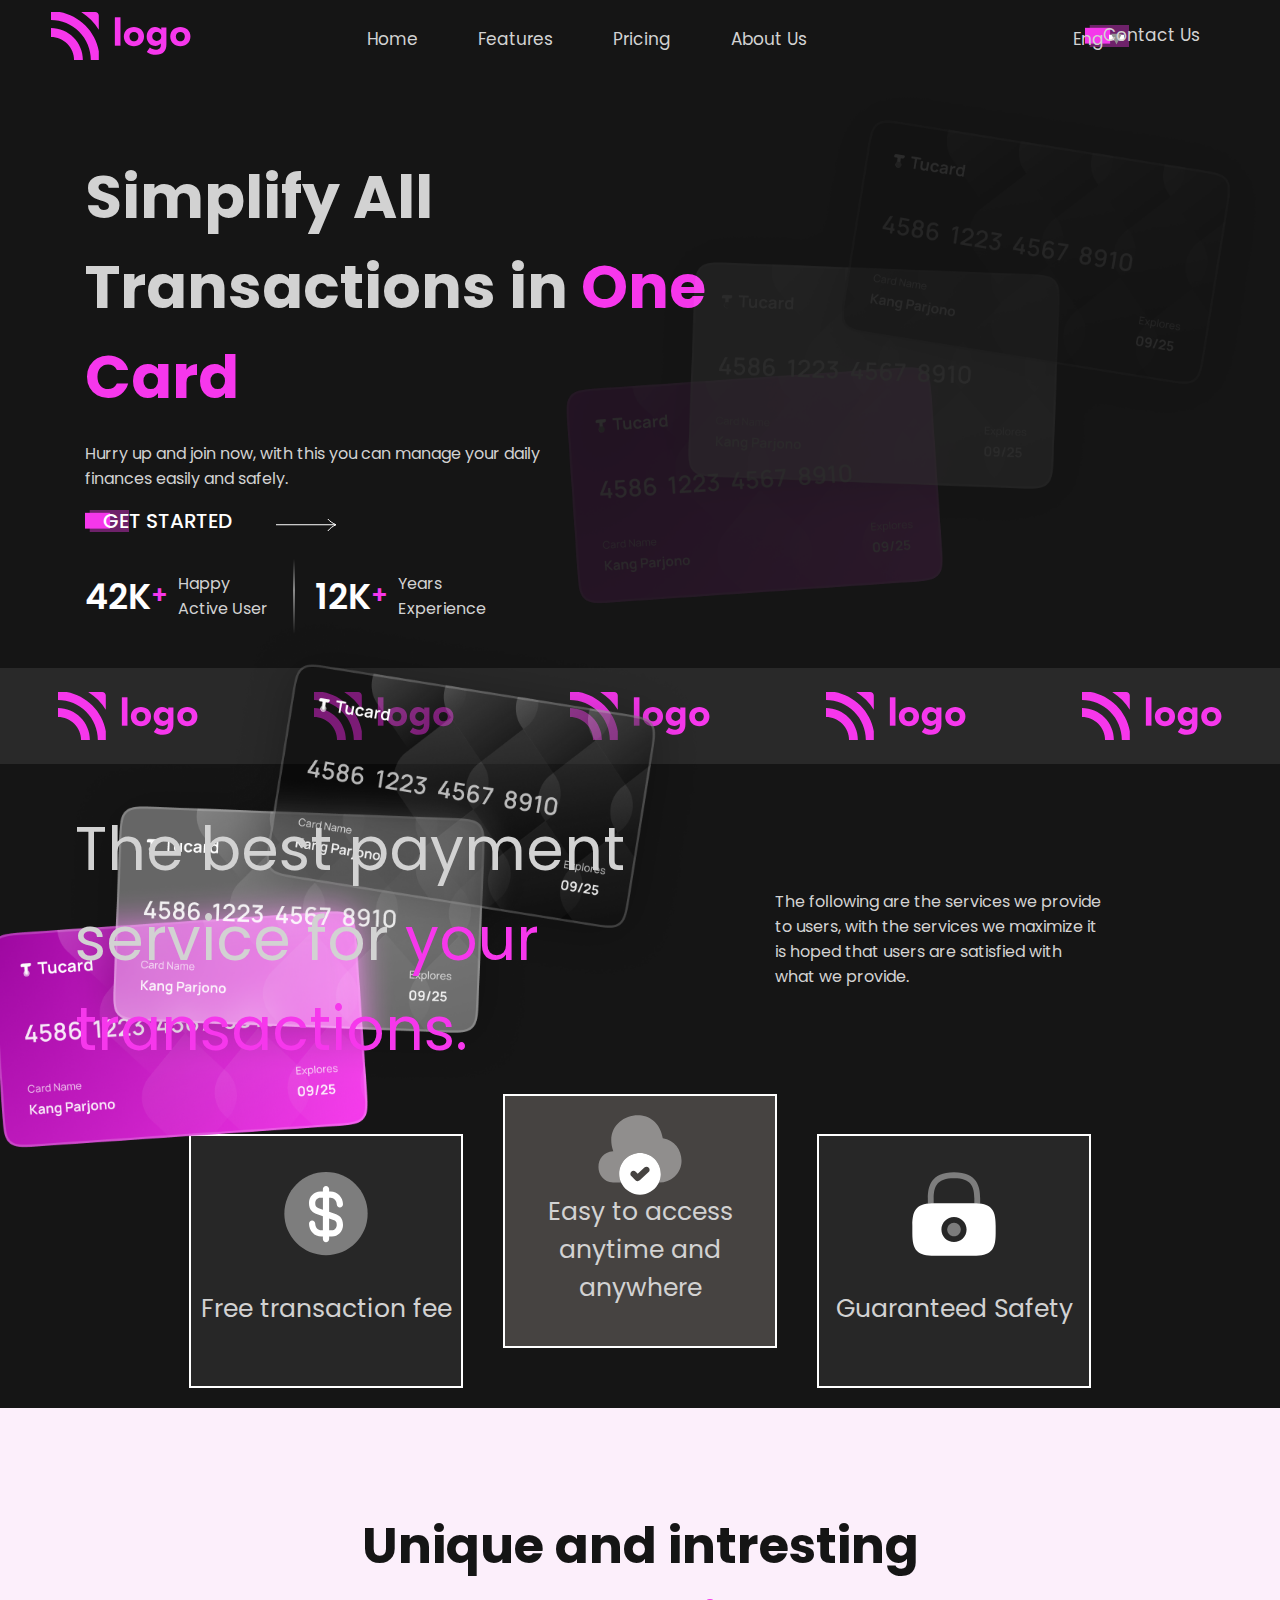
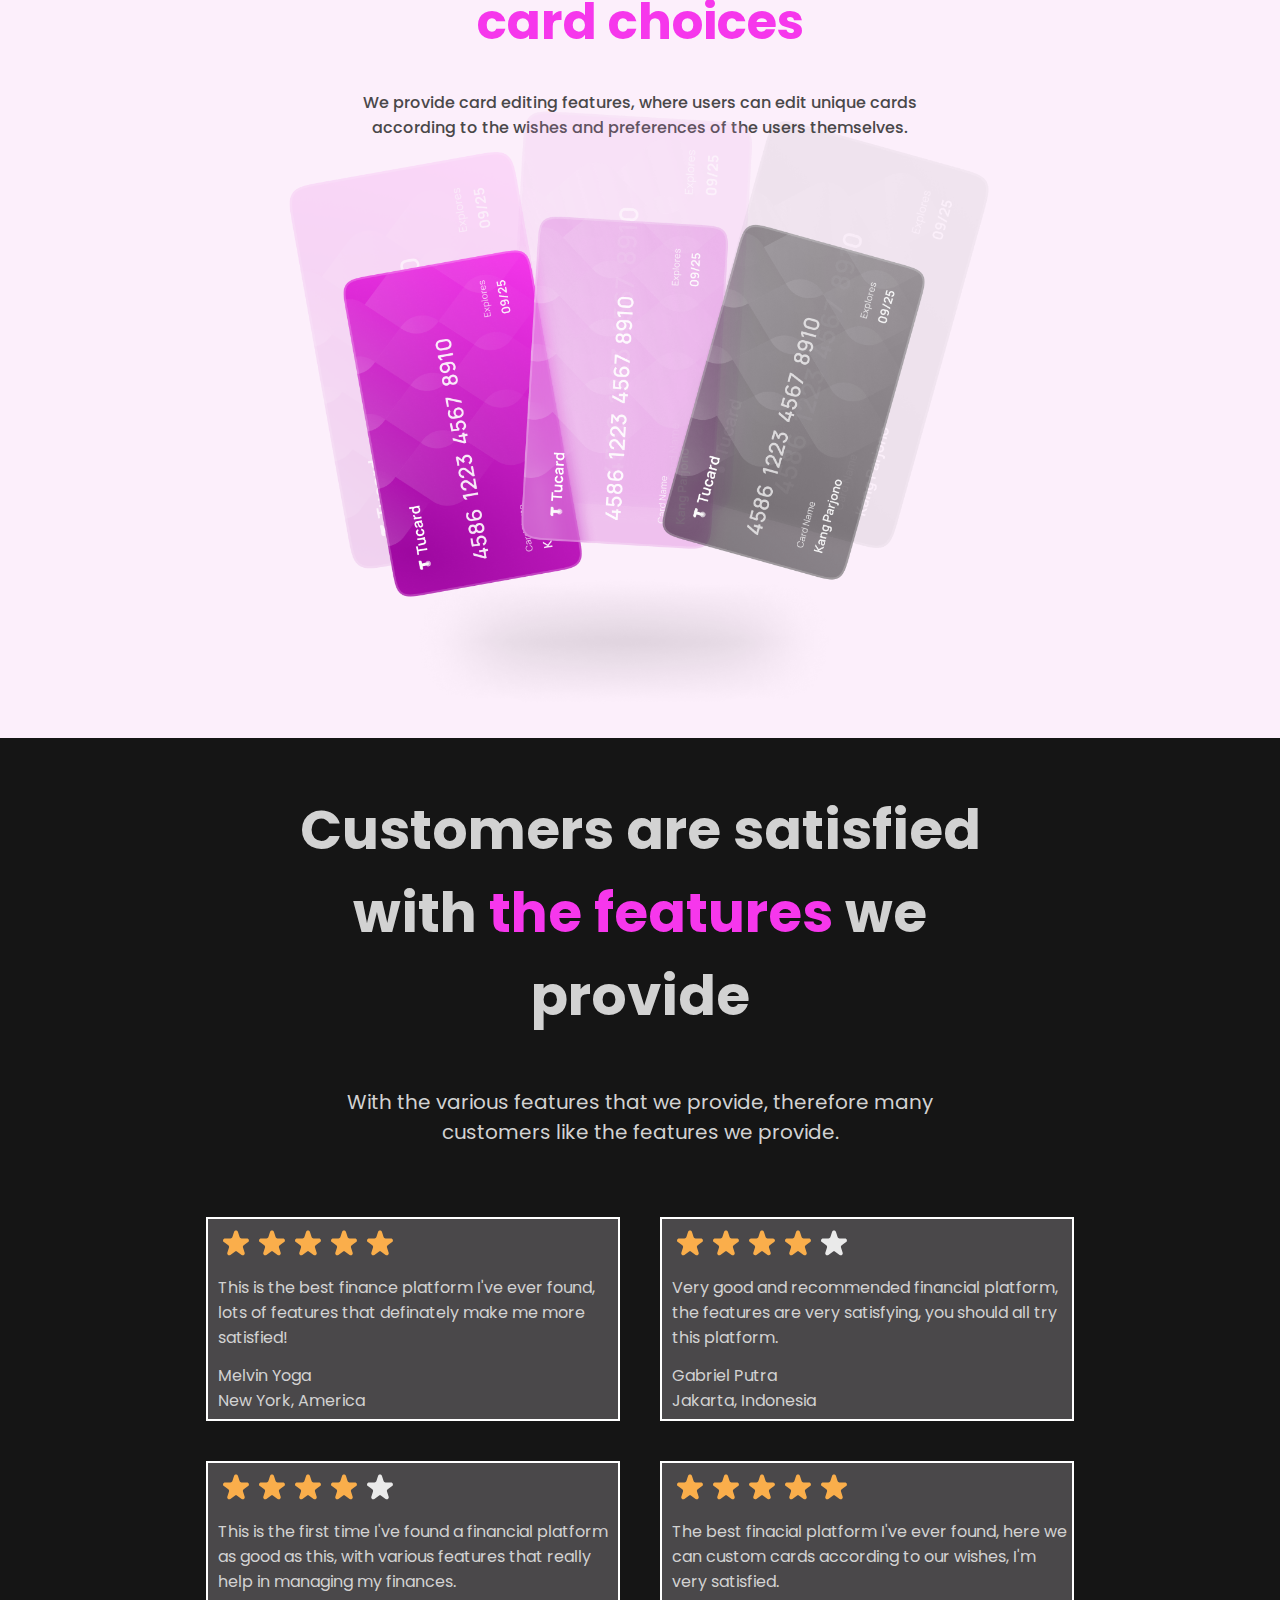
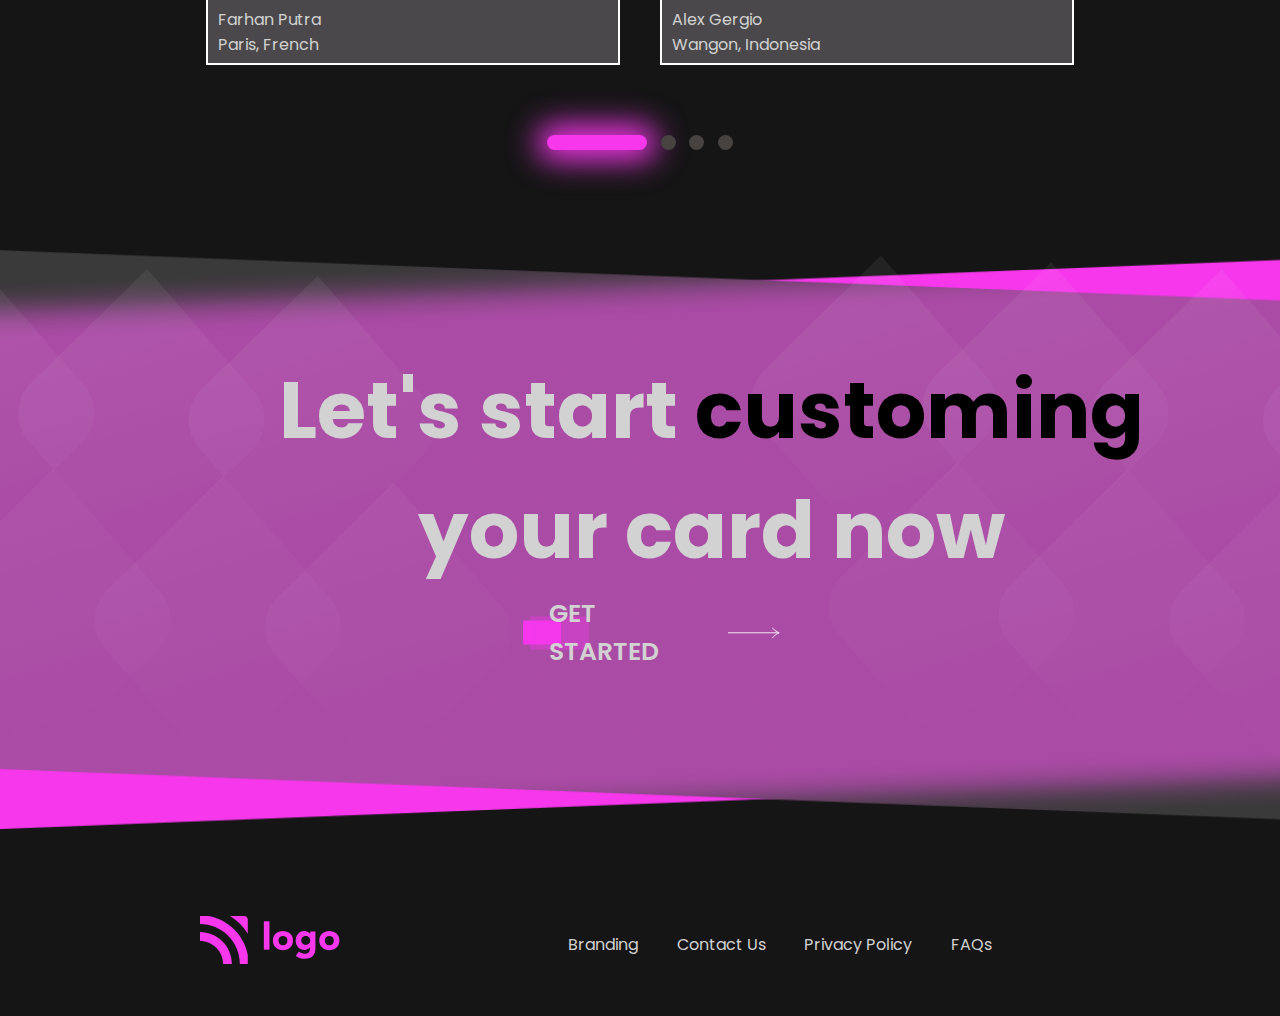
<file: Landing Pages/01_Project- Credit Card Landing Page/index.html>
<!DOCTYPE html>
<html lang="en">
<head>
    <meta charset="UTF-8">
    <meta http-equiv="X-UA-Compatible" content="IE=edge">
    <meta name="viewport" content="width=device-width, initial-scale=1.0">
    <title>Credit Card Landing Page</title>
    <!-- CSS -->
    <link rel="stylesheet" href="style.css">
    <!-- Font -->
    <link rel="preconnect" href="https://fonts.googleapis.com">
    <link rel="preconnect" href="https://fonts.gstatic.com" crossorigin>
    <link href="https://fonts.googleapis.com/css2?family=Poppins:wght@300&display=swap" rel="stylesheet">
</head>
<body>
    <!-- navbar -->
    <nav class="navbar-container">
        <div class="navbar-logo">
            <svg width="140" height="48" viewBox="0 0 140 48" fill="none" xmlns="http://www.w3.org/2000/svg">
                <path d="M0 15.9976V24.8839C3.02378 24.8818 6.0183 25.4784 8.81221 26.6398C11.6061 27.8011 14.1446 29.5043 16.2824 31.6519C18.4196 33.7987 20.1146 36.3475 21.2703 39.1526C22.4261 41.9576 23.0199 44.964 23.018 47.9997H31.8604C31.8524 39.5157 28.4933 31.3815 22.5202 25.3819C16.5472 19.3822 8.44802 16.0073 0 15.9976H0Z" fill="#F637EC"/>
                <path d="M44.2203 0H30.207C37.2961 4.51154 43.3028 10.543 47.7963 17.6615V3.58863C47.7956 2.63664 47.4186 1.72386 46.748 1.05093C46.0775 0.378005 45.1683 -2.35566e-07 44.2203 0Z" fill="#F637EC"/>
                <path d="M8.80468 0H0V8.00084C10.5603 8.01188 20.6849 12.2296 28.1523 19.7284C35.6197 27.2273 39.8198 37.3948 39.8311 48H47.7969V39.1579C45.9958 29.4398 41.3066 20.4973 34.3464 13.5076C27.3863 6.51787 18.4816 1.80868 8.80468 0Z" fill="#F637EC"/>
                <path d="M69.4706 5.28369H63.8583V33.6921H69.4706V5.28369Z" fill="#F637EC"/>
                <path d="M90.1062 17.5917C89.1719 16.7388 88.0783 16.0806 86.8887 15.6553C84.3334 14.7542 81.5487 14.7542 78.9934 15.6553C77.8034 16.0803 76.7093 16.7385 75.7747 17.5917C74.8581 18.4403 74.1259 19.4698 73.6238 20.6157C73.1049 21.8658 72.8378 23.2068 72.8378 24.5612C72.8378 25.9156 73.1049 27.2566 73.6238 28.5067C74.124 29.6559 74.8564 30.6882 75.7747 31.5383C76.7077 32.3921 77.8012 33.05 78.9909 33.4734C81.5459 34.3761 84.3312 34.3761 86.8862 33.4734C88.0764 33.05 89.1703 32.3921 90.1037 31.5383C91.0216 30.6879 91.7539 29.6556 92.2546 28.5067C92.7735 27.2566 93.0406 25.9156 93.0406 24.5612C93.0406 23.2068 92.7735 21.8658 92.2546 20.6157C91.753 19.4702 91.0216 18.4408 90.1062 17.5917ZM86.2523 27.9067C85.3435 28.7288 84.1636 29.1838 82.9405 29.1838C81.7173 29.1838 80.5375 28.7288 79.6286 27.9067C78.8648 26.9597 78.448 25.778 78.448 24.5593C78.448 23.3406 78.8648 22.1589 79.6286 21.2119C80.5375 20.3898 81.7173 19.9348 82.9405 19.9348C84.1636 19.9348 85.3435 20.3898 86.2523 21.2119C87.0161 22.1589 87.4329 23.3406 87.4329 24.5593C87.4329 25.778 87.0161 26.9597 86.2523 27.9067Z" fill="#F637EC"/>
                <path d="M110.255 17.8352H110.185C109.925 17.4692 109.624 17.1352 109.286 16.8398C108.878 16.477 108.426 16.1672 107.941 15.9177C106.714 15.2856 105.352 14.9634 103.974 14.9792C102.765 14.9579 101.57 15.2355 100.494 15.7876C99.4917 16.309 98.6063 17.0317 97.8932 17.9109C97.1661 18.8172 96.6082 19.8481 96.2468 20.9539C95.8624 22.0931 95.6665 23.2879 95.6669 24.4907C95.6527 25.7819 95.8683 27.0652 96.3034 28.2802C96.6976 29.389 97.3121 30.4058 98.1096 31.2688C98.9041 32.1134 99.8684 32.7786 100.938 33.2204C102.102 33.6966 103.349 33.9329 104.605 33.9152C105.534 33.899 106.453 33.7146 107.317 33.3707C108.286 33.0017 109.125 32.3546 109.73 31.5101H109.806V33.2785C109.827 33.8684 109.73 34.4565 109.521 35.0082C109.312 35.5599 108.996 36.064 108.59 36.4907C108.075 36.9484 107.472 37.2964 106.819 37.5135C106.166 37.7306 105.476 37.8124 104.791 37.7539C103.704 37.7661 102.627 37.5483 101.63 37.1147C100.638 36.6695 99.7122 36.0879 98.8794 35.3867L95.7738 40.0415C97.0432 41.0682 98.527 41.7941 100.115 42.1648C101.685 42.5276 103.292 42.7102 104.904 42.7093C108.446 42.7093 111.084 41.8137 112.817 40.0225C114.55 38.2314 115.417 35.6074 115.418 32.1505V15.4301H110.261L110.255 17.8352ZM109.918 26.1581C109.697 26.6928 109.372 27.1783 108.963 27.5867C108.547 28.0032 108.059 28.3405 107.523 28.5821C106.966 28.8303 106.364 28.9586 105.755 28.9586C105.146 28.9586 104.544 28.8303 103.987 28.5821C103.458 28.3371 102.977 28.0001 102.565 27.5867C102.154 27.1749 101.828 26.6857 101.606 26.1473C101.384 25.609 101.27 25.0319 101.27 24.4491C101.27 23.8662 101.384 23.2891 101.606 22.7508C101.828 22.2124 102.154 21.7233 102.565 21.3114C102.977 20.898 103.459 20.5607 103.987 20.3147C104.544 20.0674 105.146 19.9396 105.755 19.9396C106.364 19.9396 106.966 20.0674 107.523 20.3147C108.059 20.5573 108.547 20.8949 108.963 21.3114C109.581 21.9346 110.001 22.7273 110.171 23.5897C110.34 24.4521 110.253 25.3457 109.918 26.1581Z" fill="#F637EC"/>
                <path d="M136.503 17.5917C135.568 16.7388 134.475 16.0806 133.285 15.6553C130.73 14.7542 127.945 14.7542 125.39 15.6553C124.2 16.0803 123.106 16.7385 122.171 17.5917C121.255 18.4403 120.522 19.4698 120.02 20.6157C119.501 21.8658 119.234 23.2068 119.234 24.5612C119.234 25.9156 119.501 27.2566 120.02 28.5067C120.52 29.6559 121.253 30.6882 122.171 31.5383C123.105 32.3924 124.199 33.0503 125.39 33.4734C127.945 34.3761 130.73 34.3761 133.285 33.4734C134.475 33.05 135.569 32.3921 136.503 31.5383C137.421 30.6882 138.153 29.6559 138.654 28.5067C139.172 27.2566 139.44 25.9156 139.44 24.5612C139.44 23.2068 139.172 21.8658 138.654 20.6157C138.152 19.4698 137.419 18.4403 136.503 17.5917ZM132.649 27.9067C131.74 28.7288 130.56 29.1838 129.337 29.1838C128.114 29.1838 126.934 28.7288 126.025 27.9067C125.261 26.9597 124.844 25.778 124.844 24.5593C124.844 23.3406 125.261 22.1589 126.025 21.2119C126.934 20.3898 128.114 19.9348 129.337 19.9348C130.56 19.9348 131.74 20.3898 132.649 21.2119C133.413 22.1589 133.829 23.3406 133.829 24.5593C133.829 25.778 133.413 26.9597 132.649 27.9067Z" fill="#F637EC"/>
                </svg>
        </div>
        <ul class="navbar-list">
            <li class="list">Home</li>
            <li class="list">Features</li>
            <li class="list">Pricing</li>
            <li class="list">About Us</li>
        </ul>
        <span class="language">Eng
            <svg xmlns="http://www.w3.org/2000/svg" xmlns:xlink="http://www.w3.org/1999/xlink" version="1.1" width="15" height="15" viewBox="0 0 851 315" xml:space="preserve">
                <desc>Created with Fabric.js 3.5.0</desc>
                <defs>
                </defs>
                <rect x="0" y="0" width="100%" height="100%" fill="#ffffff"/>
                <g transform="matrix(-1 0 0 -1 425.5 157.5)" id="474222">
                <path style="stroke: rgb(146,146,146); stroke-width: 5; stroke-dasharray: none; stroke-linecap: butt; stroke-dashoffset: 0; stroke-linejoin: miter; stroke-miterlimit: 4; fill: rgb(146,146,146); fill-rule: nonzero; opacity: 1;" vector-effect="non-scaling-stroke" transform=" translate(-81.5, -83.0451)" d="M 4.04508 160.5 L 81.5 5.59017 L 158.955 160.5 H 4.04508 Z" stroke-linecap="round"/>
                </g>
            </svg>
        </span>
        <div class="navbar-contact">
            <svg width="44" height="22" viewBox="0 0 44 22" fill="none" xmlns="http://www.w3.org/2000/svg">
                <rect y="2.82031" width="25.1429" height="15.7949" fill="#F637EC"/>
                <g filter="url(#filter0_b_1_131)">
                <rect x="4.71094" width="39.2857" height="22" fill="#F637EC" fill-opacity="0.4"/>
                </g>
                <defs>
                <filter id="filter0_b_1_131" x="-0.289062" y="-5" width="49.2857" height="32" filterUnits="userSpaceOnUse" color-interpolation-filters="sRGB">
                <feFlood flood-opacity="0" result="BackgroundImageFix"/>
                <feGaussianBlur in="BackgroundImageFix" stdDeviation="2.5"/>
                <feComposite in2="SourceAlpha" operator="in" result="effect1_backgroundBlur_1_131"/>
                <feBlend mode="normal" in="SourceGraphic" in2="effect1_backgroundBlur_1_131" result="shape"/>
                </filter>
                </defs>
            </svg>
            <span class="contact">Contact Us</span>
        </div>
    </nav>
    <!-- Home -->
    <section class="sec1">
        <!-- Left section -->
        <div class="section1">
            <span class="section1head">Simplify All Transactions in <span>One Card</span></span>
            <span class="section1title1">Hurry up and join now, with this you can manage your daily finances easily and safely.</span>
            <span class="section1title2">
                <svg width="44" height="22" viewBox="0 0 44 22" fill="none" xmlns="http://www.w3.org/2000/svg">
                    <rect y="2.82031" width="25.1429" height="15.7949" fill="#F637EC"/>
                    <g filter="url(#filter0_b_1_131)">
                    <rect x="4.71094" width="39.2857" height="22" fill="#F637EC" fill-opacity="0.4"/>
                    </g>
                    <defs>
                    <filter id="filter0_b_1_131" x="-0.289062" y="-5" width="49.2857" height="32" filterUnits="userSpaceOnUse" color-interpolation-filters="sRGB">
                    <feFlood flood-opacity="0" result="BackgroundImageFix"/>
                    <feGaussianBlur in="BackgroundImageFix" stdDeviation="2.5"/>
                    <feComposite in2="SourceAlpha" operator="in" result="effect1_backgroundBlur_1_131"/>
                    <feBlend mode="normal" in="SourceGraphic" in2="effect1_backgroundBlur_1_131" result="shape"/>
                    </filter>
                    </defs>
                </svg>
                <span>GET STARTED</span>
                <svg width="61" height="14" viewBox="0 0 61 14" fill="none" xmlns="http://www.w3.org/2000/svg">
                    <path d="M0 6.73913H60M60 6.73913L59.3071 6.42883C56.4668 5.15685 53.922 3.3081 51.8343 1V1M60 6.73913L59.648 6.89828C56.5938 8.27934 53.9145 10.3716 51.8343 13V13" stroke="white" stroke-linejoin="round"/>
                </svg>
            </span>
            <span class="section1title3">
                <span class="title3text1">42K</span><span class="add">+</span>
                <span class="title3text2">Happy Active User</span>
                <svg width="2" height="75" viewBox="0 0 2 75" fill="none" xmlns="http://www.w3.org/2000/svg">
                <path d="M1 0L1 75" stroke="url(#paint0_linear_1_256)"/>
                <defs>
                <linearGradient id="paint0_linear_1_256" x1="0.000322223" y1="74.9761" x2="1.79355" y2="-0.00493665" gradientUnits="userSpaceOnUse">
                <stop stop-color="white" stop-opacity="0"/>
                <stop offset="0.581314" stop-color="white"/>
                <stop offset="1" stop-color="white" stop-opacity="0"/>
                </linearGradient>
                </defs>
                </svg>
                <span class="title3text1">12K</span><span class="add">+</span><span class="title3text2">Years Experience</span>
            </span>
        </div>
        <!-- Right Section -->
        <img src="./Assets/Photos/backCards.png" alt="Back Cards" class="backCards">
        <img src="./Assets/Photos/frontCards.png" alt="Front Cards" class="frontCards">
    </section>
    <!-- Logo Divider -->
    <section class="logoDivider">
        <svg width="140" height="48" viewBox="0 0 140 48" fill="none" xmlns="http://www.w3.org/2000/svg">
            <path d="M0 15.9976V24.8839C3.02378 24.8818 6.0183 25.4784 8.81221 26.6398C11.6061 27.8011 14.1446 29.5043 16.2824 31.6519C18.4196 33.7987 20.1146 36.3475 21.2703 39.1526C22.4261 41.9576 23.0199 44.964 23.018 47.9997H31.8604C31.8524 39.5157 28.4933 31.3815 22.5202 25.3819C16.5472 19.3822 8.44802 16.0073 0 15.9976H0Z" fill="#F637EC"/>
            <path d="M44.2203 0H30.207C37.2961 4.51154 43.3028 10.543 47.7963 17.6615V3.58863C47.7956 2.63664 47.4186 1.72386 46.748 1.05093C46.0775 0.378005 45.1683 -2.35566e-07 44.2203 0Z" fill="#F637EC"/>
            <path d="M8.80468 0H0V8.00084C10.5603 8.01188 20.6849 12.2296 28.1523 19.7284C35.6197 27.2273 39.8198 37.3948 39.8311 48H47.7969V39.1579C45.9958 29.4398 41.3066 20.4973 34.3464 13.5076C27.3863 6.51787 18.4816 1.80868 8.80468 0Z" fill="#F637EC"/>
            <path d="M69.4706 5.28369H63.8583V33.6921H69.4706V5.28369Z" fill="#F637EC"/>
            <path d="M90.1062 17.5917C89.1719 16.7388 88.0783 16.0806 86.8887 15.6553C84.3334 14.7542 81.5487 14.7542 78.9934 15.6553C77.8034 16.0803 76.7093 16.7385 75.7747 17.5917C74.8581 18.4403 74.1259 19.4698 73.6238 20.6157C73.1049 21.8658 72.8378 23.2068 72.8378 24.5612C72.8378 25.9156 73.1049 27.2566 73.6238 28.5067C74.124 29.6559 74.8564 30.6882 75.7747 31.5383C76.7077 32.3921 77.8012 33.05 78.9909 33.4734C81.5459 34.3761 84.3312 34.3761 86.8862 33.4734C88.0764 33.05 89.1703 32.3921 90.1037 31.5383C91.0216 30.6879 91.7539 29.6556 92.2546 28.5067C92.7735 27.2566 93.0406 25.9156 93.0406 24.5612C93.0406 23.2068 92.7735 21.8658 92.2546 20.6157C91.753 19.4702 91.0216 18.4408 90.1062 17.5917ZM86.2523 27.9067C85.3435 28.7288 84.1636 29.1838 82.9405 29.1838C81.7173 29.1838 80.5375 28.7288 79.6286 27.9067C78.8648 26.9597 78.448 25.778 78.448 24.5593C78.448 23.3406 78.8648 22.1589 79.6286 21.2119C80.5375 20.3898 81.7173 19.9348 82.9405 19.9348C84.1636 19.9348 85.3435 20.3898 86.2523 21.2119C87.0161 22.1589 87.4329 23.3406 87.4329 24.5593C87.4329 25.778 87.0161 26.9597 86.2523 27.9067Z" fill="#F637EC"/>
            <path d="M110.255 17.8352H110.185C109.925 17.4692 109.624 17.1352 109.286 16.8398C108.878 16.477 108.426 16.1672 107.941 15.9177C106.714 15.2856 105.352 14.9634 103.974 14.9792C102.765 14.9579 101.57 15.2355 100.494 15.7876C99.4917 16.309 98.6063 17.0317 97.8932 17.9109C97.1661 18.8172 96.6082 19.8481 96.2468 20.9539C95.8624 22.0931 95.6665 23.2879 95.6669 24.4907C95.6527 25.7819 95.8683 27.0652 96.3034 28.2802C96.6976 29.389 97.3121 30.4058 98.1096 31.2688C98.9041 32.1134 99.8684 32.7786 100.938 33.2204C102.102 33.6966 103.349 33.9329 104.605 33.9152C105.534 33.899 106.453 33.7146 107.317 33.3707C108.286 33.0017 109.125 32.3546 109.73 31.5101H109.806V33.2785C109.827 33.8684 109.73 34.4565 109.521 35.0082C109.312 35.5599 108.996 36.064 108.59 36.4907C108.075 36.9484 107.472 37.2964 106.819 37.5135C106.166 37.7306 105.476 37.8124 104.791 37.7539C103.704 37.7661 102.627 37.5483 101.63 37.1147C100.638 36.6695 99.7122 36.0879 98.8794 35.3867L95.7738 40.0415C97.0432 41.0682 98.527 41.7941 100.115 42.1648C101.685 42.5276 103.292 42.7102 104.904 42.7093C108.446 42.7093 111.084 41.8137 112.817 40.0225C114.55 38.2314 115.417 35.6074 115.418 32.1505V15.4301H110.261L110.255 17.8352ZM109.918 26.1581C109.697 26.6928 109.372 27.1783 108.963 27.5867C108.547 28.0032 108.059 28.3405 107.523 28.5821C106.966 28.8303 106.364 28.9586 105.755 28.9586C105.146 28.9586 104.544 28.8303 103.987 28.5821C103.458 28.3371 102.977 28.0001 102.565 27.5867C102.154 27.1749 101.828 26.6857 101.606 26.1473C101.384 25.609 101.27 25.0319 101.27 24.4491C101.27 23.8662 101.384 23.2891 101.606 22.7508C101.828 22.2124 102.154 21.7233 102.565 21.3114C102.977 20.898 103.459 20.5607 103.987 20.3147C104.544 20.0674 105.146 19.9396 105.755 19.9396C106.364 19.9396 106.966 20.0674 107.523 20.3147C108.059 20.5573 108.547 20.8949 108.963 21.3114C109.581 21.9346 110.001 22.7273 110.171 23.5897C110.34 24.4521 110.253 25.3457 109.918 26.1581Z" fill="#F637EC"/>
            <path d="M136.503 17.5917C135.568 16.7388 134.475 16.0806 133.285 15.6553C130.73 14.7542 127.945 14.7542 125.39 15.6553C124.2 16.0803 123.106 16.7385 122.171 17.5917C121.255 18.4403 120.522 19.4698 120.02 20.6157C119.501 21.8658 119.234 23.2068 119.234 24.5612C119.234 25.9156 119.501 27.2566 120.02 28.5067C120.52 29.6559 121.253 30.6882 122.171 31.5383C123.105 32.3924 124.199 33.0503 125.39 33.4734C127.945 34.3761 130.73 34.3761 133.285 33.4734C134.475 33.05 135.569 32.3921 136.503 31.5383C137.421 30.6882 138.153 29.6559 138.654 28.5067C139.172 27.2566 139.44 25.9156 139.44 24.5612C139.44 23.2068 139.172 21.8658 138.654 20.6157C138.152 19.4698 137.419 18.4403 136.503 17.5917ZM132.649 27.9067C131.74 28.7288 130.56 29.1838 129.337 29.1838C128.114 29.1838 126.934 28.7288 126.025 27.9067C125.261 26.9597 124.844 25.778 124.844 24.5593C124.844 23.3406 125.261 22.1589 126.025 21.2119C126.934 20.3898 128.114 19.9348 129.337 19.9348C130.56 19.9348 131.74 20.3898 132.649 21.2119C133.413 22.1589 133.829 23.3406 133.829 24.5593C133.829 25.778 133.413 26.9597 132.649 27.9067Z" fill="#F637EC"/>
        </svg>
        <svg width="140" height="48" viewBox="0 0 140 48" fill="none" xmlns="http://www.w3.org/2000/svg">
            <path d="M0 15.9976V24.8839C3.02378 24.8818 6.0183 25.4784 8.81221 26.6398C11.6061 27.8011 14.1446 29.5043 16.2824 31.6519C18.4196 33.7987 20.1146 36.3475 21.2703 39.1526C22.4261 41.9576 23.0199 44.964 23.018 47.9997H31.8604C31.8524 39.5157 28.4933 31.3815 22.5202 25.3819C16.5472 19.3822 8.44802 16.0073 0 15.9976H0Z" fill="#F637EC"/>
            <path d="M44.2203 0H30.207C37.2961 4.51154 43.3028 10.543 47.7963 17.6615V3.58863C47.7956 2.63664 47.4186 1.72386 46.748 1.05093C46.0775 0.378005 45.1683 -2.35566e-07 44.2203 0Z" fill="#F637EC"/>
            <path d="M8.80468 0H0V8.00084C10.5603 8.01188 20.6849 12.2296 28.1523 19.7284C35.6197 27.2273 39.8198 37.3948 39.8311 48H47.7969V39.1579C45.9958 29.4398 41.3066 20.4973 34.3464 13.5076C27.3863 6.51787 18.4816 1.80868 8.80468 0Z" fill="#F637EC"/>
            <path d="M69.4706 5.28369H63.8583V33.6921H69.4706V5.28369Z" fill="#F637EC"/>
            <path d="M90.1062 17.5917C89.1719 16.7388 88.0783 16.0806 86.8887 15.6553C84.3334 14.7542 81.5487 14.7542 78.9934 15.6553C77.8034 16.0803 76.7093 16.7385 75.7747 17.5917C74.8581 18.4403 74.1259 19.4698 73.6238 20.6157C73.1049 21.8658 72.8378 23.2068 72.8378 24.5612C72.8378 25.9156 73.1049 27.2566 73.6238 28.5067C74.124 29.6559 74.8564 30.6882 75.7747 31.5383C76.7077 32.3921 77.8012 33.05 78.9909 33.4734C81.5459 34.3761 84.3312 34.3761 86.8862 33.4734C88.0764 33.05 89.1703 32.3921 90.1037 31.5383C91.0216 30.6879 91.7539 29.6556 92.2546 28.5067C92.7735 27.2566 93.0406 25.9156 93.0406 24.5612C93.0406 23.2068 92.7735 21.8658 92.2546 20.6157C91.753 19.4702 91.0216 18.4408 90.1062 17.5917ZM86.2523 27.9067C85.3435 28.7288 84.1636 29.1838 82.9405 29.1838C81.7173 29.1838 80.5375 28.7288 79.6286 27.9067C78.8648 26.9597 78.448 25.778 78.448 24.5593C78.448 23.3406 78.8648 22.1589 79.6286 21.2119C80.5375 20.3898 81.7173 19.9348 82.9405 19.9348C84.1636 19.9348 85.3435 20.3898 86.2523 21.2119C87.0161 22.1589 87.4329 23.3406 87.4329 24.5593C87.4329 25.778 87.0161 26.9597 86.2523 27.9067Z" fill="#F637EC"/>
            <path d="M110.255 17.8352H110.185C109.925 17.4692 109.624 17.1352 109.286 16.8398C108.878 16.477 108.426 16.1672 107.941 15.9177C106.714 15.2856 105.352 14.9634 103.974 14.9792C102.765 14.9579 101.57 15.2355 100.494 15.7876C99.4917 16.309 98.6063 17.0317 97.8932 17.9109C97.1661 18.8172 96.6082 19.8481 96.2468 20.9539C95.8624 22.0931 95.6665 23.2879 95.6669 24.4907C95.6527 25.7819 95.8683 27.0652 96.3034 28.2802C96.6976 29.389 97.3121 30.4058 98.1096 31.2688C98.9041 32.1134 99.8684 32.7786 100.938 33.2204C102.102 33.6966 103.349 33.9329 104.605 33.9152C105.534 33.899 106.453 33.7146 107.317 33.3707C108.286 33.0017 109.125 32.3546 109.73 31.5101H109.806V33.2785C109.827 33.8684 109.73 34.4565 109.521 35.0082C109.312 35.5599 108.996 36.064 108.59 36.4907C108.075 36.9484 107.472 37.2964 106.819 37.5135C106.166 37.7306 105.476 37.8124 104.791 37.7539C103.704 37.7661 102.627 37.5483 101.63 37.1147C100.638 36.6695 99.7122 36.0879 98.8794 35.3867L95.7738 40.0415C97.0432 41.0682 98.527 41.7941 100.115 42.1648C101.685 42.5276 103.292 42.7102 104.904 42.7093C108.446 42.7093 111.084 41.8137 112.817 40.0225C114.55 38.2314 115.417 35.6074 115.418 32.1505V15.4301H110.261L110.255 17.8352ZM109.918 26.1581C109.697 26.6928 109.372 27.1783 108.963 27.5867C108.547 28.0032 108.059 28.3405 107.523 28.5821C106.966 28.8303 106.364 28.9586 105.755 28.9586C105.146 28.9586 104.544 28.8303 103.987 28.5821C103.458 28.3371 102.977 28.0001 102.565 27.5867C102.154 27.1749 101.828 26.6857 101.606 26.1473C101.384 25.609 101.27 25.0319 101.27 24.4491C101.27 23.8662 101.384 23.2891 101.606 22.7508C101.828 22.2124 102.154 21.7233 102.565 21.3114C102.977 20.898 103.459 20.5607 103.987 20.3147C104.544 20.0674 105.146 19.9396 105.755 19.9396C106.364 19.9396 106.966 20.0674 107.523 20.3147C108.059 20.5573 108.547 20.8949 108.963 21.3114C109.581 21.9346 110.001 22.7273 110.171 23.5897C110.34 24.4521 110.253 25.3457 109.918 26.1581Z" fill="#F637EC"/>
            <path d="M136.503 17.5917C135.568 16.7388 134.475 16.0806 133.285 15.6553C130.73 14.7542 127.945 14.7542 125.39 15.6553C124.2 16.0803 123.106 16.7385 122.171 17.5917C121.255 18.4403 120.522 19.4698 120.02 20.6157C119.501 21.8658 119.234 23.2068 119.234 24.5612C119.234 25.9156 119.501 27.2566 120.02 28.5067C120.52 29.6559 121.253 30.6882 122.171 31.5383C123.105 32.3924 124.199 33.0503 125.39 33.4734C127.945 34.3761 130.73 34.3761 133.285 33.4734C134.475 33.05 135.569 32.3921 136.503 31.5383C137.421 30.6882 138.153 29.6559 138.654 28.5067C139.172 27.2566 139.44 25.9156 139.44 24.5612C139.44 23.2068 139.172 21.8658 138.654 20.6157C138.152 19.4698 137.419 18.4403 136.503 17.5917ZM132.649 27.9067C131.74 28.7288 130.56 29.1838 129.337 29.1838C128.114 29.1838 126.934 28.7288 126.025 27.9067C125.261 26.9597 124.844 25.778 124.844 24.5593C124.844 23.3406 125.261 22.1589 126.025 21.2119C126.934 20.3898 128.114 19.9348 129.337 19.9348C130.56 19.9348 131.74 20.3898 132.649 21.2119C133.413 22.1589 133.829 23.3406 133.829 24.5593C133.829 25.778 133.413 26.9597 132.649 27.9067Z" fill="#F637EC"/>
        </svg>
        <svg width="140" height="48" viewBox="0 0 140 48" fill="none" xmlns="http://www.w3.org/2000/svg">
            <path d="M0 15.9976V24.8839C3.02378 24.8818 6.0183 25.4784 8.81221 26.6398C11.6061 27.8011 14.1446 29.5043 16.2824 31.6519C18.4196 33.7987 20.1146 36.3475 21.2703 39.1526C22.4261 41.9576 23.0199 44.964 23.018 47.9997H31.8604C31.8524 39.5157 28.4933 31.3815 22.5202 25.3819C16.5472 19.3822 8.44802 16.0073 0 15.9976H0Z" fill="#F637EC"/>
            <path d="M44.2203 0H30.207C37.2961 4.51154 43.3028 10.543 47.7963 17.6615V3.58863C47.7956 2.63664 47.4186 1.72386 46.748 1.05093C46.0775 0.378005 45.1683 -2.35566e-07 44.2203 0Z" fill="#F637EC"/>
            <path d="M8.80468 0H0V8.00084C10.5603 8.01188 20.6849 12.2296 28.1523 19.7284C35.6197 27.2273 39.8198 37.3948 39.8311 48H47.7969V39.1579C45.9958 29.4398 41.3066 20.4973 34.3464 13.5076C27.3863 6.51787 18.4816 1.80868 8.80468 0Z" fill="#F637EC"/>
            <path d="M69.4706 5.28369H63.8583V33.6921H69.4706V5.28369Z" fill="#F637EC"/>
            <path d="M90.1062 17.5917C89.1719 16.7388 88.0783 16.0806 86.8887 15.6553C84.3334 14.7542 81.5487 14.7542 78.9934 15.6553C77.8034 16.0803 76.7093 16.7385 75.7747 17.5917C74.8581 18.4403 74.1259 19.4698 73.6238 20.6157C73.1049 21.8658 72.8378 23.2068 72.8378 24.5612C72.8378 25.9156 73.1049 27.2566 73.6238 28.5067C74.124 29.6559 74.8564 30.6882 75.7747 31.5383C76.7077 32.3921 77.8012 33.05 78.9909 33.4734C81.5459 34.3761 84.3312 34.3761 86.8862 33.4734C88.0764 33.05 89.1703 32.3921 90.1037 31.5383C91.0216 30.6879 91.7539 29.6556 92.2546 28.5067C92.7735 27.2566 93.0406 25.9156 93.0406 24.5612C93.0406 23.2068 92.7735 21.8658 92.2546 20.6157C91.753 19.4702 91.0216 18.4408 90.1062 17.5917ZM86.2523 27.9067C85.3435 28.7288 84.1636 29.1838 82.9405 29.1838C81.7173 29.1838 80.5375 28.7288 79.6286 27.9067C78.8648 26.9597 78.448 25.778 78.448 24.5593C78.448 23.3406 78.8648 22.1589 79.6286 21.2119C80.5375 20.3898 81.7173 19.9348 82.9405 19.9348C84.1636 19.9348 85.3435 20.3898 86.2523 21.2119C87.0161 22.1589 87.4329 23.3406 87.4329 24.5593C87.4329 25.778 87.0161 26.9597 86.2523 27.9067Z" fill="#F637EC"/>
            <path d="M110.255 17.8352H110.185C109.925 17.4692 109.624 17.1352 109.286 16.8398C108.878 16.477 108.426 16.1672 107.941 15.9177C106.714 15.2856 105.352 14.9634 103.974 14.9792C102.765 14.9579 101.57 15.2355 100.494 15.7876C99.4917 16.309 98.6063 17.0317 97.8932 17.9109C97.1661 18.8172 96.6082 19.8481 96.2468 20.9539C95.8624 22.0931 95.6665 23.2879 95.6669 24.4907C95.6527 25.7819 95.8683 27.0652 96.3034 28.2802C96.6976 29.389 97.3121 30.4058 98.1096 31.2688C98.9041 32.1134 99.8684 32.7786 100.938 33.2204C102.102 33.6966 103.349 33.9329 104.605 33.9152C105.534 33.899 106.453 33.7146 107.317 33.3707C108.286 33.0017 109.125 32.3546 109.73 31.5101H109.806V33.2785C109.827 33.8684 109.73 34.4565 109.521 35.0082C109.312 35.5599 108.996 36.064 108.59 36.4907C108.075 36.9484 107.472 37.2964 106.819 37.5135C106.166 37.7306 105.476 37.8124 104.791 37.7539C103.704 37.7661 102.627 37.5483 101.63 37.1147C100.638 36.6695 99.7122 36.0879 98.8794 35.3867L95.7738 40.0415C97.0432 41.0682 98.527 41.7941 100.115 42.1648C101.685 42.5276 103.292 42.7102 104.904 42.7093C108.446 42.7093 111.084 41.8137 112.817 40.0225C114.55 38.2314 115.417 35.6074 115.418 32.1505V15.4301H110.261L110.255 17.8352ZM109.918 26.1581C109.697 26.6928 109.372 27.1783 108.963 27.5867C108.547 28.0032 108.059 28.3405 107.523 28.5821C106.966 28.8303 106.364 28.9586 105.755 28.9586C105.146 28.9586 104.544 28.8303 103.987 28.5821C103.458 28.3371 102.977 28.0001 102.565 27.5867C102.154 27.1749 101.828 26.6857 101.606 26.1473C101.384 25.609 101.27 25.0319 101.27 24.4491C101.27 23.8662 101.384 23.2891 101.606 22.7508C101.828 22.2124 102.154 21.7233 102.565 21.3114C102.977 20.898 103.459 20.5607 103.987 20.3147C104.544 20.0674 105.146 19.9396 105.755 19.9396C106.364 19.9396 106.966 20.0674 107.523 20.3147C108.059 20.5573 108.547 20.8949 108.963 21.3114C109.581 21.9346 110.001 22.7273 110.171 23.5897C110.34 24.4521 110.253 25.3457 109.918 26.1581Z" fill="#F637EC"/>
            <path d="M136.503 17.5917C135.568 16.7388 134.475 16.0806 133.285 15.6553C130.73 14.7542 127.945 14.7542 125.39 15.6553C124.2 16.0803 123.106 16.7385 122.171 17.5917C121.255 18.4403 120.522 19.4698 120.02 20.6157C119.501 21.8658 119.234 23.2068 119.234 24.5612C119.234 25.9156 119.501 27.2566 120.02 28.5067C120.52 29.6559 121.253 30.6882 122.171 31.5383C123.105 32.3924 124.199 33.0503 125.39 33.4734C127.945 34.3761 130.73 34.3761 133.285 33.4734C134.475 33.05 135.569 32.3921 136.503 31.5383C137.421 30.6882 138.153 29.6559 138.654 28.5067C139.172 27.2566 139.44 25.9156 139.44 24.5612C139.44 23.2068 139.172 21.8658 138.654 20.6157C138.152 19.4698 137.419 18.4403 136.503 17.5917ZM132.649 27.9067C131.74 28.7288 130.56 29.1838 129.337 29.1838C128.114 29.1838 126.934 28.7288 126.025 27.9067C125.261 26.9597 124.844 25.778 124.844 24.5593C124.844 23.3406 125.261 22.1589 126.025 21.2119C126.934 20.3898 128.114 19.9348 129.337 19.9348C130.56 19.9348 131.74 20.3898 132.649 21.2119C133.413 22.1589 133.829 23.3406 133.829 24.5593C133.829 25.778 133.413 26.9597 132.649 27.9067Z" fill="#F637EC"/>
        </svg>
        <svg width="140" height="48" viewBox="0 0 140 48" fill="none" xmlns="http://www.w3.org/2000/svg">
            <path d="M0 15.9976V24.8839C3.02378 24.8818 6.0183 25.4784 8.81221 26.6398C11.6061 27.8011 14.1446 29.5043 16.2824 31.6519C18.4196 33.7987 20.1146 36.3475 21.2703 39.1526C22.4261 41.9576 23.0199 44.964 23.018 47.9997H31.8604C31.8524 39.5157 28.4933 31.3815 22.5202 25.3819C16.5472 19.3822 8.44802 16.0073 0 15.9976H0Z" fill="#F637EC"/>
            <path d="M44.2203 0H30.207C37.2961 4.51154 43.3028 10.543 47.7963 17.6615V3.58863C47.7956 2.63664 47.4186 1.72386 46.748 1.05093C46.0775 0.378005 45.1683 -2.35566e-07 44.2203 0Z" fill="#F637EC"/>
            <path d="M8.80468 0H0V8.00084C10.5603 8.01188 20.6849 12.2296 28.1523 19.7284C35.6197 27.2273 39.8198 37.3948 39.8311 48H47.7969V39.1579C45.9958 29.4398 41.3066 20.4973 34.3464 13.5076C27.3863 6.51787 18.4816 1.80868 8.80468 0Z" fill="#F637EC"/>
            <path d="M69.4706 5.28369H63.8583V33.6921H69.4706V5.28369Z" fill="#F637EC"/>
            <path d="M90.1062 17.5917C89.1719 16.7388 88.0783 16.0806 86.8887 15.6553C84.3334 14.7542 81.5487 14.7542 78.9934 15.6553C77.8034 16.0803 76.7093 16.7385 75.7747 17.5917C74.8581 18.4403 74.1259 19.4698 73.6238 20.6157C73.1049 21.8658 72.8378 23.2068 72.8378 24.5612C72.8378 25.9156 73.1049 27.2566 73.6238 28.5067C74.124 29.6559 74.8564 30.6882 75.7747 31.5383C76.7077 32.3921 77.8012 33.05 78.9909 33.4734C81.5459 34.3761 84.3312 34.3761 86.8862 33.4734C88.0764 33.05 89.1703 32.3921 90.1037 31.5383C91.0216 30.6879 91.7539 29.6556 92.2546 28.5067C92.7735 27.2566 93.0406 25.9156 93.0406 24.5612C93.0406 23.2068 92.7735 21.8658 92.2546 20.6157C91.753 19.4702 91.0216 18.4408 90.1062 17.5917ZM86.2523 27.9067C85.3435 28.7288 84.1636 29.1838 82.9405 29.1838C81.7173 29.1838 80.5375 28.7288 79.6286 27.9067C78.8648 26.9597 78.448 25.778 78.448 24.5593C78.448 23.3406 78.8648 22.1589 79.6286 21.2119C80.5375 20.3898 81.7173 19.9348 82.9405 19.9348C84.1636 19.9348 85.3435 20.3898 86.2523 21.2119C87.0161 22.1589 87.4329 23.3406 87.4329 24.5593C87.4329 25.778 87.0161 26.9597 86.2523 27.9067Z" fill="#F637EC"/>
            <path d="M110.255 17.8352H110.185C109.925 17.4692 109.624 17.1352 109.286 16.8398C108.878 16.477 108.426 16.1672 107.941 15.9177C106.714 15.2856 105.352 14.9634 103.974 14.9792C102.765 14.9579 101.57 15.2355 100.494 15.7876C99.4917 16.309 98.6063 17.0317 97.8932 17.9109C97.1661 18.8172 96.6082 19.8481 96.2468 20.9539C95.8624 22.0931 95.6665 23.2879 95.6669 24.4907C95.6527 25.7819 95.8683 27.0652 96.3034 28.2802C96.6976 29.389 97.3121 30.4058 98.1096 31.2688C98.9041 32.1134 99.8684 32.7786 100.938 33.2204C102.102 33.6966 103.349 33.9329 104.605 33.9152C105.534 33.899 106.453 33.7146 107.317 33.3707C108.286 33.0017 109.125 32.3546 109.73 31.5101H109.806V33.2785C109.827 33.8684 109.73 34.4565 109.521 35.0082C109.312 35.5599 108.996 36.064 108.59 36.4907C108.075 36.9484 107.472 37.2964 106.819 37.5135C106.166 37.7306 105.476 37.8124 104.791 37.7539C103.704 37.7661 102.627 37.5483 101.63 37.1147C100.638 36.6695 99.7122 36.0879 98.8794 35.3867L95.7738 40.0415C97.0432 41.0682 98.527 41.7941 100.115 42.1648C101.685 42.5276 103.292 42.7102 104.904 42.7093C108.446 42.7093 111.084 41.8137 112.817 40.0225C114.55 38.2314 115.417 35.6074 115.418 32.1505V15.4301H110.261L110.255 17.8352ZM109.918 26.1581C109.697 26.6928 109.372 27.1783 108.963 27.5867C108.547 28.0032 108.059 28.3405 107.523 28.5821C106.966 28.8303 106.364 28.9586 105.755 28.9586C105.146 28.9586 104.544 28.8303 103.987 28.5821C103.458 28.3371 102.977 28.0001 102.565 27.5867C102.154 27.1749 101.828 26.6857 101.606 26.1473C101.384 25.609 101.27 25.0319 101.27 24.4491C101.27 23.8662 101.384 23.2891 101.606 22.7508C101.828 22.2124 102.154 21.7233 102.565 21.3114C102.977 20.898 103.459 20.5607 103.987 20.3147C104.544 20.0674 105.146 19.9396 105.755 19.9396C106.364 19.9396 106.966 20.0674 107.523 20.3147C108.059 20.5573 108.547 20.8949 108.963 21.3114C109.581 21.9346 110.001 22.7273 110.171 23.5897C110.34 24.4521 110.253 25.3457 109.918 26.1581Z" fill="#F637EC"/>
            <path d="M136.503 17.5917C135.568 16.7388 134.475 16.0806 133.285 15.6553C130.73 14.7542 127.945 14.7542 125.39 15.6553C124.2 16.0803 123.106 16.7385 122.171 17.5917C121.255 18.4403 120.522 19.4698 120.02 20.6157C119.501 21.8658 119.234 23.2068 119.234 24.5612C119.234 25.9156 119.501 27.2566 120.02 28.5067C120.52 29.6559 121.253 30.6882 122.171 31.5383C123.105 32.3924 124.199 33.0503 125.39 33.4734C127.945 34.3761 130.73 34.3761 133.285 33.4734C134.475 33.05 135.569 32.3921 136.503 31.5383C137.421 30.6882 138.153 29.6559 138.654 28.5067C139.172 27.2566 139.44 25.9156 139.44 24.5612C139.44 23.2068 139.172 21.8658 138.654 20.6157C138.152 19.4698 137.419 18.4403 136.503 17.5917ZM132.649 27.9067C131.74 28.7288 130.56 29.1838 129.337 29.1838C128.114 29.1838 126.934 28.7288 126.025 27.9067C125.261 26.9597 124.844 25.778 124.844 24.5593C124.844 23.3406 125.261 22.1589 126.025 21.2119C126.934 20.3898 128.114 19.9348 129.337 19.9348C130.56 19.9348 131.74 20.3898 132.649 21.2119C133.413 22.1589 133.829 23.3406 133.829 24.5593C133.829 25.778 133.413 26.9597 132.649 27.9067Z" fill="#F637EC"/>
         </svg>
         <svg width="140" height="48" viewBox="0 0 140 48" fill="none" xmlns="http://www.w3.org/2000/svg">
            <path d="M0 15.9976V24.8839C3.02378 24.8818 6.0183 25.4784 8.81221 26.6398C11.6061 27.8011 14.1446 29.5043 16.2824 31.6519C18.4196 33.7987 20.1146 36.3475 21.2703 39.1526C22.4261 41.9576 23.0199 44.964 23.018 47.9997H31.8604C31.8524 39.5157 28.4933 31.3815 22.5202 25.3819C16.5472 19.3822 8.44802 16.0073 0 15.9976H0Z" fill="#F637EC"/>
            <path d="M44.2203 0H30.207C37.2961 4.51154 43.3028 10.543 47.7963 17.6615V3.58863C47.7956 2.63664 47.4186 1.72386 46.748 1.05093C46.0775 0.378005 45.1683 -2.35566e-07 44.2203 0Z" fill="#F637EC"/>
            <path d="M8.80468 0H0V8.00084C10.5603 8.01188 20.6849 12.2296 28.1523 19.7284C35.6197 27.2273 39.8198 37.3948 39.8311 48H47.7969V39.1579C45.9958 29.4398 41.3066 20.4973 34.3464 13.5076C27.3863 6.51787 18.4816 1.80868 8.80468 0Z" fill="#F637EC"/>
            <path d="M69.4706 5.28369H63.8583V33.6921H69.4706V5.28369Z" fill="#F637EC"/>
            <path d="M90.1062 17.5917C89.1719 16.7388 88.0783 16.0806 86.8887 15.6553C84.3334 14.7542 81.5487 14.7542 78.9934 15.6553C77.8034 16.0803 76.7093 16.7385 75.7747 17.5917C74.8581 18.4403 74.1259 19.4698 73.6238 20.6157C73.1049 21.8658 72.8378 23.2068 72.8378 24.5612C72.8378 25.9156 73.1049 27.2566 73.6238 28.5067C74.124 29.6559 74.8564 30.6882 75.7747 31.5383C76.7077 32.3921 77.8012 33.05 78.9909 33.4734C81.5459 34.3761 84.3312 34.3761 86.8862 33.4734C88.0764 33.05 89.1703 32.3921 90.1037 31.5383C91.0216 30.6879 91.7539 29.6556 92.2546 28.5067C92.7735 27.2566 93.0406 25.9156 93.0406 24.5612C93.0406 23.2068 92.7735 21.8658 92.2546 20.6157C91.753 19.4702 91.0216 18.4408 90.1062 17.5917ZM86.2523 27.9067C85.3435 28.7288 84.1636 29.1838 82.9405 29.1838C81.7173 29.1838 80.5375 28.7288 79.6286 27.9067C78.8648 26.9597 78.448 25.778 78.448 24.5593C78.448 23.3406 78.8648 22.1589 79.6286 21.2119C80.5375 20.3898 81.7173 19.9348 82.9405 19.9348C84.1636 19.9348 85.3435 20.3898 86.2523 21.2119C87.0161 22.1589 87.4329 23.3406 87.4329 24.5593C87.4329 25.778 87.0161 26.9597 86.2523 27.9067Z" fill="#F637EC"/>
            <path d="M110.255 17.8352H110.185C109.925 17.4692 109.624 17.1352 109.286 16.8398C108.878 16.477 108.426 16.1672 107.941 15.9177C106.714 15.2856 105.352 14.9634 103.974 14.9792C102.765 14.9579 101.57 15.2355 100.494 15.7876C99.4917 16.309 98.6063 17.0317 97.8932 17.9109C97.1661 18.8172 96.6082 19.8481 96.2468 20.9539C95.8624 22.0931 95.6665 23.2879 95.6669 24.4907C95.6527 25.7819 95.8683 27.0652 96.3034 28.2802C96.6976 29.389 97.3121 30.4058 98.1096 31.2688C98.9041 32.1134 99.8684 32.7786 100.938 33.2204C102.102 33.6966 103.349 33.9329 104.605 33.9152C105.534 33.899 106.453 33.7146 107.317 33.3707C108.286 33.0017 109.125 32.3546 109.73 31.5101H109.806V33.2785C109.827 33.8684 109.73 34.4565 109.521 35.0082C109.312 35.5599 108.996 36.064 108.59 36.4907C108.075 36.9484 107.472 37.2964 106.819 37.5135C106.166 37.7306 105.476 37.8124 104.791 37.7539C103.704 37.7661 102.627 37.5483 101.63 37.1147C100.638 36.6695 99.7122 36.0879 98.8794 35.3867L95.7738 40.0415C97.0432 41.0682 98.527 41.7941 100.115 42.1648C101.685 42.5276 103.292 42.7102 104.904 42.7093C108.446 42.7093 111.084 41.8137 112.817 40.0225C114.55 38.2314 115.417 35.6074 115.418 32.1505V15.4301H110.261L110.255 17.8352ZM109.918 26.1581C109.697 26.6928 109.372 27.1783 108.963 27.5867C108.547 28.0032 108.059 28.3405 107.523 28.5821C106.966 28.8303 106.364 28.9586 105.755 28.9586C105.146 28.9586 104.544 28.8303 103.987 28.5821C103.458 28.3371 102.977 28.0001 102.565 27.5867C102.154 27.1749 101.828 26.6857 101.606 26.1473C101.384 25.609 101.27 25.0319 101.27 24.4491C101.27 23.8662 101.384 23.2891 101.606 22.7508C101.828 22.2124 102.154 21.7233 102.565 21.3114C102.977 20.898 103.459 20.5607 103.987 20.3147C104.544 20.0674 105.146 19.9396 105.755 19.9396C106.364 19.9396 106.966 20.0674 107.523 20.3147C108.059 20.5573 108.547 20.8949 108.963 21.3114C109.581 21.9346 110.001 22.7273 110.171 23.5897C110.34 24.4521 110.253 25.3457 109.918 26.1581Z" fill="#F637EC"/>
            <path d="M136.503 17.5917C135.568 16.7388 134.475 16.0806 133.285 15.6553C130.73 14.7542 127.945 14.7542 125.39 15.6553C124.2 16.0803 123.106 16.7385 122.171 17.5917C121.255 18.4403 120.522 19.4698 120.02 20.6157C119.501 21.8658 119.234 23.2068 119.234 24.5612C119.234 25.9156 119.501 27.2566 120.02 28.5067C120.52 29.6559 121.253 30.6882 122.171 31.5383C123.105 32.3924 124.199 33.0503 125.39 33.4734C127.945 34.3761 130.73 34.3761 133.285 33.4734C134.475 33.05 135.569 32.3921 136.503 31.5383C137.421 30.6882 138.153 29.6559 138.654 28.5067C139.172 27.2566 139.44 25.9156 139.44 24.5612C139.44 23.2068 139.172 21.8658 138.654 20.6157C138.152 19.4698 137.419 18.4403 136.503 17.5917ZM132.649 27.9067C131.74 28.7288 130.56 29.1838 129.337 29.1838C128.114 29.1838 126.934 28.7288 126.025 27.9067C125.261 26.9597 124.844 25.778 124.844 24.5593C124.844 23.3406 125.261 22.1589 126.025 21.2119C126.934 20.3898 128.114 19.9348 129.337 19.9348C130.56 19.9348 131.74 20.3898 132.649 21.2119C133.413 22.1589 133.829 23.3406 133.829 24.5593C133.829 25.778 133.413 26.9597 132.649 27.9067Z" fill="#F637EC"/>
        </svg>
    </section>
    <!-- Section 2 -->
    <section class="sec2"><span class="sec2text1">The best payment service for <span>your transactions.</span></span>
    <span class="sec2text2">The following are the services we provide to users, with the services we maximize it is hoped that users are satisfied with what we provide.</span>
    </section>
    <!-- Section 3 -->
    <section class="sec3">
        <div class="sec3div">
            <svg width="100" height="100" viewBox="0 0 160 160" fill="none" xmlns="http://www.w3.org/2000/svg">
            <path opacity="0.4" d="M80.0026 145.999C116.822 145.999 146.669 116.152 146.669 79.3327C146.669 42.5137 116.822 12.666 80.0026 12.666C43.1836 12.666 13.3359 42.5137 13.3359 79.3327C13.3359 116.152 43.1836 145.999 80.0026 145.999Z" fill="white"/>
            <path d="M95.0677 80L85.001 76.4667V53.8667H87.401C92.801 53.8667 97.201 58.6 97.201 64.4C97.201 67.1333 99.4677 69.4 102.201 69.4C104.934 69.4 107.201 67.1333 107.201 64.4C107.201 53.0667 98.3344 43.8667 87.401 43.8667H85.001V40C85.001 37.2667 82.7344 35 80.001 35C77.2677 35 75.001 37.2667 75.001 40V43.8667H70.6677C60.801 43.8667 52.7344 52.2 52.7344 62.4C52.7344 74.3333 59.6677 78.1333 64.9344 80L75.001 83.5333V106.067H72.601C67.201 106.067 62.801 101.333 62.801 95.5333C62.801 92.8 60.5344 90.5333 57.801 90.5333C55.0677 90.5333 52.801 92.8 52.801 95.5333C52.801 106.867 61.6677 116.067 72.601 116.067H75.001V120C75.001 122.733 77.2677 125 80.001 125C82.7344 125 85.001 122.733 85.001 120V116.133H89.3344C99.201 116.133 107.268 107.8 107.268 97.6C107.201 85.6 100.268 81.8 95.0677 80ZM68.2677 70.6C64.8677 69.4 62.801 68.2667 62.801 62.4667C62.801 57.7333 66.3344 53.9333 70.7344 53.9333H75.0677V73L68.2677 70.6ZM89.3344 106.133H85.001V87.0667L91.7344 89.4C95.1344 90.6 97.201 91.7333 97.201 97.5333C97.201 102.267 93.6677 106.133 89.3344 106.133Z" fill="white"/>
            </svg>
            <span>Free transaction fee</span>
        </div>
        <div class="sec3div">
            <svg width="100" height="100" viewBox="0 0 160 160" fill="none" xmlns="http://www.w3.org/2000/svg">
                <path opacity="0.4" d="M135.133 114.6C128.467 120.667 119.867 124 110.867 123.933H110.267C112.267 119.8 113.333 115.133 113.333 110.2C113.333 91.8 98.4 76.8667 80 76.8667C61.6 76.8667 46.6667 91.8 46.6667 110.2C46.6667 115.133 47.7335 119.8 49.7335 123.933H36.9332C5.7332 121.733 5.7332 76.3334 36.9332 74.1334H37.2669C15.8669 14.6 106.133 -9.19997 116.466 53.3334C145.333 57 157 95.4667 135.133 114.6Z" fill="white"/>
                <path d="M80.0001 76.8667C61.6001 76.8667 46.6667 91.8 46.6667 110.2C46.6667 115.133 47.7336 119.8 49.7336 123.933C50.2669 125.133 50.8666 126.267 51.5333 127.333C57.2666 137 67.8667 143.533 80.0001 143.533C92.1334 143.533 102.734 137 108.467 127.333C109.134 126.267 109.733 125.133 110.267 123.933C112.267 119.8 113.333 115.133 113.333 110.2C113.333 91.8 98.4001 76.8667 80.0001 76.8667ZM93.8001 107.333L79.6001 120.467C78.6668 121.333 77.4 121.8 76.2 121.8C74.9334 121.8 73.6669 121.333 72.6669 120.333L66.0666 113.733C64.1332 111.8 64.1332 108.6 66.0666 106.667C67.9999 104.733 71.1999 104.733 73.1332 106.667L76.3335 109.867L87 100C89.0667 98.1334 92.2 98.2667 94.0667 100.267C95.9333 102.267 95.8001 105.4 93.8001 107.333Z" fill="white"/>
            </svg>
             <span>Easy to access anytime and anywhere</span>   
        </div>
        <div class="sec3div">
            <svg width="100" height="100" viewBox="0 0 160 160" fill="none" xmlns="http://www.w3.org/2000/svg">
                <path opacity="0.4" d="M79.9995 115.667C86.001 115.667 90.8661 110.802 90.8661 104.8C90.8661 98.7988 86.001 93.9336 79.9995 93.9336C73.998 93.9336 69.1328 98.7988 69.1328 104.8C69.1328 110.802 73.998 115.667 79.9995 115.667Z" fill="white"/>
                <path d="M110.999 62.9336H48.9987C21.6654 62.9336 13.332 71.2669 13.332 98.6003V111C13.332 138.334 21.6654 146.667 48.9987 146.667H110.999C138.332 146.667 146.665 138.334 146.665 111V98.6003C146.665 71.2669 138.332 62.9336 110.999 62.9336ZM79.9987 124.934C68.8654 124.934 59.8654 115.867 59.8654 104.8C59.8654 93.7336 68.8654 84.6669 79.9987 84.6669C91.132 84.6669 100.132 93.7336 100.132 104.8C100.132 115.867 91.132 124.934 79.9987 124.934Z" fill="white"/>
                <path opacity="0.4" d="M47.4661 63.0006V55.2006C47.4661 35.6673 52.9995 22.6673 79.9995 22.6673C106.999 22.6673 112.533 35.6673 112.533 55.2006V63.0006C115.933 63.0673 118.999 63.2006 121.866 63.6006V55.2006C121.866 37.2006 117.533 13.334 79.9995 13.334C42.4661 13.334 38.1328 37.2006 38.1328 55.2006V63.534C40.9328 63.2006 44.0661 63.0006 47.4661 63.0006Z" fill="white"/>
            </svg>
            <span>Guaranteed Safety</span>
        </div>
    </section>
    <!-- Section 4 -->
    <section class="sec4">
        <span class="sec4text1">Unique and intresting <span>card choices</span></span>
        <span class="sec4text2">We provide card editing features, where users can edit unique cards according to the wishes and preferences of the users themselves.</span>
        <img src="./Assets/Photos/VCards.png" alt="VCards" class="sec4img1">
    </section>
    <!-- Section 5 -->
    <section class="sec5">
        <span class="sec5text1">Customers are satisfied with <span>the features</span> we provide</span>
        <span class="sec5text2">With the various features that we provide, therefore many customers like the features we provide.</span>
        <div class="sec5div">
            <div class="ratings">
                <svg width="180" height="36" viewBox="0 0 180 36" fill="none" xmlns="http://www.w3.org/2000/svg">
                    <path d="M16.0979 5.8541C16.6966 4.01148 19.3034 4.01148 19.9021 5.8541L21.5922 11.0557C21.86 11.8798 22.6279 12.4377 23.4943 12.4377H28.9636C30.9011 12.4377 31.7066 14.9169 30.1392 16.0557L25.7145 19.2705C25.0135 19.7798 24.7202 20.6825 24.9879 21.5066L26.678 26.7082C27.2767 28.5508 25.1678 30.0831 23.6003 28.9443L19.1756 25.7295C18.4746 25.2202 17.5254 25.2202 16.8244 25.7295L12.3997 28.9443C10.8322 30.0831 8.72327 28.5508 9.32198 26.7082L11.0121 21.5066C11.2798 20.6825 10.9865 19.7798 10.2855 19.2705L5.86078 16.0557C4.29335 14.9169 5.0989 12.4377 7.03635 12.4377H12.5057C13.3721 12.4377 14.14 11.8798 14.4078 11.0557L16.0979 5.8541Z" fill="#FAAE4B"/>
                    <path d="M52.0979 5.8541C52.6966 4.01148 55.3034 4.01148 55.9021 5.8541L57.5922 11.0557C57.86 11.8798 58.6279 12.4377 59.4943 12.4377H64.9636C66.9011 12.4377 67.7066 14.9169 66.1392 16.0557L61.7145 19.2705C61.0135 19.7798 60.7202 20.6825 60.9879 21.5066L62.678 26.7082C63.2767 28.5508 61.1678 30.0831 59.6003 28.9443L55.1756 25.7295C54.4746 25.2202 53.5254 25.2202 52.8244 25.7295L48.3997 28.9443C46.8322 30.0831 44.7233 28.5508 45.322 26.7082L47.0121 21.5066C47.2798 20.6825 46.9865 19.7798 46.2855 19.2705L41.8608 16.0557C40.2934 14.9169 41.0989 12.4377 43.0364 12.4377H48.5057C49.3721 12.4377 50.14 11.8798 50.4078 11.0557L52.0979 5.8541Z" fill="#FAAE4B"/>
                    <path d="M88.0979 5.8541C88.6966 4.01148 91.3034 4.01148 91.9021 5.8541L93.5922 11.0557C93.86 11.8798 94.6279 12.4377 95.4943 12.4377H100.964C102.901 12.4377 103.707 14.9169 102.139 16.0557L97.7145 19.2705C97.0135 19.7798 96.7202 20.6825 96.9879 21.5066L98.678 26.7082C99.2767 28.5508 97.1678 30.0831 95.6003 28.9443L91.1756 25.7295C90.4746 25.2202 89.5254 25.2202 88.8244 25.7295L84.3997 28.9443C82.8322 30.0831 80.7233 28.5508 81.322 26.7082L83.0121 21.5066C83.2798 20.6825 82.9865 19.7798 82.2855 19.2705L77.8608 16.0557C76.2934 14.9169 77.0989 12.4377 79.0364 12.4377H84.5057C85.3721 12.4377 86.14 11.8798 86.4078 11.0557L88.0979 5.8541Z" fill="#FAAE4B"/>
                    <path d="M124.098 5.8541C124.697 4.01148 127.303 4.01148 127.902 5.8541L129.592 11.0557C129.86 11.8798 130.628 12.4377 131.494 12.4377H136.964C138.901 12.4377 139.707 14.9169 138.139 16.0557L133.714 19.2705C133.013 19.7798 132.72 20.6825 132.988 21.5066L134.678 26.7082C135.277 28.5508 133.168 30.0831 131.6 28.9443L127.176 25.7295C126.475 25.2202 125.525 25.2202 124.824 25.7295L120.4 28.9443C118.832 30.0831 116.723 28.5508 117.322 26.7082L119.012 21.5066C119.28 20.6825 118.987 19.7798 118.286 19.2705L113.861 16.0557C112.293 14.9169 113.099 12.4377 115.036 12.4377H120.506C121.372 12.4377 122.14 11.8798 122.408 11.0557L124.098 5.8541Z" fill="#FAAE4B"/>
                    <path d="M160.098 5.8541C160.697 4.01148 163.303 4.01148 163.902 5.8541L165.592 11.0557C165.86 11.8798 166.628 12.4377 167.494 12.4377H172.964C174.901 12.4377 175.707 14.9169 174.139 16.0557L169.714 19.2705C169.013 19.7798 168.72 20.6825 168.988 21.5066L170.678 26.7082C171.277 28.5508 169.168 30.0831 167.6 28.9443L163.176 25.7295C162.475 25.2202 161.525 25.2202 160.824 25.7295L156.4 28.9443C154.832 30.0831 152.723 28.5508 153.322 26.7082L155.012 21.5066C155.28 20.6825 154.987 19.7798 154.286 19.2705L149.861 16.0557C148.293 14.9169 149.099 12.4377 151.036 12.4377H156.506C157.372 12.4377 158.14 11.8798 158.408 11.0557L160.098 5.8541Z" fill="#FAAE4B"/>
                </svg>
                <span>This is the best finance platform I've ever found, lots of features that definately make me more satisfied!</span>
                <span class="ratingstext"><span>Melvin Yoga</span><span>New York, America</span></span>
            </div>
            <div class="ratings">
                <svg width="180" height="36" viewBox="0 0 180 36" fill="none" xmlns="http://www.w3.org/2000/svg">
                    <path d="M16.0979 5.8541C16.6966 4.01148 19.3034 4.01148 19.9021 5.8541L21.5922 11.0557C21.86 11.8798 22.6279 12.4377 23.4943 12.4377H28.9636C30.9011 12.4377 31.7066 14.9169 30.1392 16.0557L25.7145 19.2705C25.0135 19.7798 24.7202 20.6825 24.9879 21.5066L26.678 26.7082C27.2767 28.5508 25.1678 30.0831 23.6003 28.9443L19.1756 25.7295C18.4746 25.2202 17.5254 25.2202 16.8244 25.7295L12.3997 28.9443C10.8322 30.0831 8.72327 28.5508 9.32198 26.7082L11.0121 21.5066C11.2798 20.6825 10.9865 19.7798 10.2855 19.2705L5.86078 16.0557C4.29335 14.9169 5.0989 12.4377 7.03635 12.4377H12.5057C13.3721 12.4377 14.14 11.8798 14.4078 11.0557L16.0979 5.8541Z" fill="#FAAE4B"/>
                    <path d="M52.0979 5.8541C52.6966 4.01148 55.3034 4.01148 55.9021 5.8541L57.5922 11.0557C57.86 11.8798 58.6279 12.4377 59.4943 12.4377H64.9636C66.9011 12.4377 67.7066 14.9169 66.1392 16.0557L61.7145 19.2705C61.0135 19.7798 60.7202 20.6825 60.9879 21.5066L62.678 26.7082C63.2767 28.5508 61.1678 30.0831 59.6003 28.9443L55.1756 25.7295C54.4746 25.2202 53.5254 25.2202 52.8244 25.7295L48.3997 28.9443C46.8322 30.0831 44.7233 28.5508 45.322 26.7082L47.0121 21.5066C47.2798 20.6825 46.9865 19.7798 46.2855 19.2705L41.8608 16.0557C40.2934 14.9169 41.0989 12.4377 43.0364 12.4377H48.5057C49.3721 12.4377 50.14 11.8798 50.4078 11.0557L52.0979 5.8541Z" fill="#FAAE4B"/>
                    <path d="M88.0979 5.8541C88.6966 4.01148 91.3034 4.01148 91.9021 5.8541L93.5922 11.0557C93.86 11.8798 94.6279 12.4377 95.4943 12.4377H100.964C102.901 12.4377 103.707 14.9169 102.139 16.0557L97.7145 19.2705C97.0135 19.7798 96.7202 20.6825 96.9879 21.5066L98.678 26.7082C99.2767 28.5508 97.1678 30.0831 95.6003 28.9443L91.1756 25.7295C90.4746 25.2202 89.5254 25.2202 88.8244 25.7295L84.3997 28.9443C82.8322 30.0831 80.7233 28.5508 81.322 26.7082L83.0121 21.5066C83.2798 20.6825 82.9865 19.7798 82.2855 19.2705L77.8608 16.0557C76.2934 14.9169 77.0989 12.4377 79.0364 12.4377H84.5057C85.3721 12.4377 86.14 11.8798 86.4078 11.0557L88.0979 5.8541Z" fill="#FAAE4B"/>
                    <path d="M124.098 5.8541C124.697 4.01148 127.303 4.01148 127.902 5.8541L129.592 11.0557C129.86 11.8798 130.628 12.4377 131.494 12.4377H136.964C138.901 12.4377 139.707 14.9169 138.139 16.0557L133.714 19.2705C133.013 19.7798 132.72 20.6825 132.988 21.5066L134.678 26.7082C135.277 28.5508 133.168 30.0831 131.6 28.9443L127.176 25.7295C126.475 25.2202 125.525 25.2202 124.824 25.7295L120.4 28.9443C118.832 30.0831 116.723 28.5508 117.322 26.7082L119.012 21.5066C119.28 20.6825 118.987 19.7798 118.286 19.2705L113.861 16.0557C112.293 14.9169 113.099 12.4377 115.036 12.4377H120.506C121.372 12.4377 122.14 11.8798 122.408 11.0557L124.098 5.8541Z" fill="#FAAE4B"/>
                    <path d="M160.098 5.8541C160.697 4.01148 163.303 4.01148 163.902 5.8541L165.592 11.0557C165.86 11.8798 166.628 12.4377 167.494 12.4377H172.964C174.901 12.4377 175.707 14.9169 174.139 16.0557L169.714 19.2705C169.013 19.7798 168.72 20.6825 168.988 21.5066L170.678 26.7082C171.277 28.5508 169.168 30.0831 167.6 28.9443L163.176 25.7295C162.475 25.2202 161.525 25.2202 160.824 25.7295L156.4 28.9443C154.832 30.0831 152.723 28.5508 153.322 26.7082L155.012 21.5066C155.28 20.6825 154.987 19.7798 154.286 19.2705L149.861 16.0557C148.293 14.9169 149.099 12.4377 151.036 12.4377H156.506C157.372 12.4377 158.14 11.8798 158.408 11.0557L160.098 5.8541Z" fill="#EAEAEA"/>
                </svg>
                <span>Very good and recommended financial platform, the features are very satisfying, you should all try this platform.</span>
                <span class="ratingstext"><span>Gabriel Putra</span><span>Jakarta, Indonesia</span></span>
            </div>
            <div class="ratings">
                <svg width="180" height="36" viewBox="0 0 180 36" fill="none" xmlns="http://www.w3.org/2000/svg">
                    <path d="M16.0979 5.8541C16.6966 4.01148 19.3034 4.01148 19.9021 5.8541L21.5922 11.0557C21.86 11.8798 22.6279 12.4377 23.4943 12.4377H28.9636C30.9011 12.4377 31.7066 14.9169 30.1392 16.0557L25.7145 19.2705C25.0135 19.7798 24.7202 20.6825 24.9879 21.5066L26.678 26.7082C27.2767 28.5508 25.1678 30.0831 23.6003 28.9443L19.1756 25.7295C18.4746 25.2202 17.5254 25.2202 16.8244 25.7295L12.3997 28.9443C10.8322 30.0831 8.72327 28.5508 9.32198 26.7082L11.0121 21.5066C11.2798 20.6825 10.9865 19.7798 10.2855 19.2705L5.86078 16.0557C4.29335 14.9169 5.0989 12.4377 7.03635 12.4377H12.5057C13.3721 12.4377 14.14 11.8798 14.4078 11.0557L16.0979 5.8541Z" fill="#FAAE4B"/>
                    <path d="M52.0979 5.8541C52.6966 4.01148 55.3034 4.01148 55.9021 5.8541L57.5922 11.0557C57.86 11.8798 58.6279 12.4377 59.4943 12.4377H64.9636C66.9011 12.4377 67.7066 14.9169 66.1392 16.0557L61.7145 19.2705C61.0135 19.7798 60.7202 20.6825 60.9879 21.5066L62.678 26.7082C63.2767 28.5508 61.1678 30.0831 59.6003 28.9443L55.1756 25.7295C54.4746 25.2202 53.5254 25.2202 52.8244 25.7295L48.3997 28.9443C46.8322 30.0831 44.7233 28.5508 45.322 26.7082L47.0121 21.5066C47.2798 20.6825 46.9865 19.7798 46.2855 19.2705L41.8608 16.0557C40.2934 14.9169 41.0989 12.4377 43.0364 12.4377H48.5057C49.3721 12.4377 50.14 11.8798 50.4078 11.0557L52.0979 5.8541Z" fill="#FAAE4B"/>
                    <path d="M88.0979 5.8541C88.6966 4.01148 91.3034 4.01148 91.9021 5.8541L93.5922 11.0557C93.86 11.8798 94.6279 12.4377 95.4943 12.4377H100.964C102.901 12.4377 103.707 14.9169 102.139 16.0557L97.7145 19.2705C97.0135 19.7798 96.7202 20.6825 96.9879 21.5066L98.678 26.7082C99.2767 28.5508 97.1678 30.0831 95.6003 28.9443L91.1756 25.7295C90.4746 25.2202 89.5254 25.2202 88.8244 25.7295L84.3997 28.9443C82.8322 30.0831 80.7233 28.5508 81.322 26.7082L83.0121 21.5066C83.2798 20.6825 82.9865 19.7798 82.2855 19.2705L77.8608 16.0557C76.2934 14.9169 77.0989 12.4377 79.0364 12.4377H84.5057C85.3721 12.4377 86.14 11.8798 86.4078 11.0557L88.0979 5.8541Z" fill="#FAAE4B"/>
                    <path d="M124.098 5.8541C124.697 4.01148 127.303 4.01148 127.902 5.8541L129.592 11.0557C129.86 11.8798 130.628 12.4377 131.494 12.4377H136.964C138.901 12.4377 139.707 14.9169 138.139 16.0557L133.714 19.2705C133.013 19.7798 132.72 20.6825 132.988 21.5066L134.678 26.7082C135.277 28.5508 133.168 30.0831 131.6 28.9443L127.176 25.7295C126.475 25.2202 125.525 25.2202 124.824 25.7295L120.4 28.9443C118.832 30.0831 116.723 28.5508 117.322 26.7082L119.012 21.5066C119.28 20.6825 118.987 19.7798 118.286 19.2705L113.861 16.0557C112.293 14.9169 113.099 12.4377 115.036 12.4377H120.506C121.372 12.4377 122.14 11.8798 122.408 11.0557L124.098 5.8541Z" fill="#FAAE4B"/>
                    <path d="M160.098 5.8541C160.697 4.01148 163.303 4.01148 163.902 5.8541L165.592 11.0557C165.86 11.8798 166.628 12.4377 167.494 12.4377H172.964C174.901 12.4377 175.707 14.9169 174.139 16.0557L169.714 19.2705C169.013 19.7798 168.72 20.6825 168.988 21.5066L170.678 26.7082C171.277 28.5508 169.168 30.0831 167.6 28.9443L163.176 25.7295C162.475 25.2202 161.525 25.2202 160.824 25.7295L156.4 28.9443C154.832 30.0831 152.723 28.5508 153.322 26.7082L155.012 21.5066C155.28 20.6825 154.987 19.7798 154.286 19.2705L149.861 16.0557C148.293 14.9169 149.099 12.4377 151.036 12.4377H156.506C157.372 12.4377 158.14 11.8798 158.408 11.0557L160.098 5.8541Z" fill="#EAEAEA"/>
                </svg>
                <span>This is the first time I've found a financial platform as good as this, with various features that really help in managing my finances.</span>
                <span class="ratingstext"><span>Farhan Putra</span><span>Paris, French</span></span>
            </div>
            <div class="ratings">
                <svg width="180" height="36" viewBox="0 0 180 36" fill="none" xmlns="http://www.w3.org/2000/svg">
                    <path d="M16.0979 5.8541C16.6966 4.01148 19.3034 4.01148 19.9021 5.8541L21.5922 11.0557C21.86 11.8798 22.6279 12.4377 23.4943 12.4377H28.9636C30.9011 12.4377 31.7066 14.9169 30.1392 16.0557L25.7145 19.2705C25.0135 19.7798 24.7202 20.6825 24.9879 21.5066L26.678 26.7082C27.2767 28.5508 25.1678 30.0831 23.6003 28.9443L19.1756 25.7295C18.4746 25.2202 17.5254 25.2202 16.8244 25.7295L12.3997 28.9443C10.8322 30.0831 8.72327 28.5508 9.32198 26.7082L11.0121 21.5066C11.2798 20.6825 10.9865 19.7798 10.2855 19.2705L5.86078 16.0557C4.29335 14.9169 5.0989 12.4377 7.03635 12.4377H12.5057C13.3721 12.4377 14.14 11.8798 14.4078 11.0557L16.0979 5.8541Z" fill="#FAAE4B"/>
                    <path d="M52.0979 5.8541C52.6966 4.01148 55.3034 4.01148 55.9021 5.8541L57.5922 11.0557C57.86 11.8798 58.6279 12.4377 59.4943 12.4377H64.9636C66.9011 12.4377 67.7066 14.9169 66.1392 16.0557L61.7145 19.2705C61.0135 19.7798 60.7202 20.6825 60.9879 21.5066L62.678 26.7082C63.2767 28.5508 61.1678 30.0831 59.6003 28.9443L55.1756 25.7295C54.4746 25.2202 53.5254 25.2202 52.8244 25.7295L48.3997 28.9443C46.8322 30.0831 44.7233 28.5508 45.322 26.7082L47.0121 21.5066C47.2798 20.6825 46.9865 19.7798 46.2855 19.2705L41.8608 16.0557C40.2934 14.9169 41.0989 12.4377 43.0364 12.4377H48.5057C49.3721 12.4377 50.14 11.8798 50.4078 11.0557L52.0979 5.8541Z" fill="#FAAE4B"/>
                    <path d="M88.0979 5.8541C88.6966 4.01148 91.3034 4.01148 91.9021 5.8541L93.5922 11.0557C93.86 11.8798 94.6279 12.4377 95.4943 12.4377H100.964C102.901 12.4377 103.707 14.9169 102.139 16.0557L97.7145 19.2705C97.0135 19.7798 96.7202 20.6825 96.9879 21.5066L98.678 26.7082C99.2767 28.5508 97.1678 30.0831 95.6003 28.9443L91.1756 25.7295C90.4746 25.2202 89.5254 25.2202 88.8244 25.7295L84.3997 28.9443C82.8322 30.0831 80.7233 28.5508 81.322 26.7082L83.0121 21.5066C83.2798 20.6825 82.9865 19.7798 82.2855 19.2705L77.8608 16.0557C76.2934 14.9169 77.0989 12.4377 79.0364 12.4377H84.5057C85.3721 12.4377 86.14 11.8798 86.4078 11.0557L88.0979 5.8541Z" fill="#FAAE4B"/>
                    <path d="M124.098 5.8541C124.697 4.01148 127.303 4.01148 127.902 5.8541L129.592 11.0557C129.86 11.8798 130.628 12.4377 131.494 12.4377H136.964C138.901 12.4377 139.707 14.9169 138.139 16.0557L133.714 19.2705C133.013 19.7798 132.72 20.6825 132.988 21.5066L134.678 26.7082C135.277 28.5508 133.168 30.0831 131.6 28.9443L127.176 25.7295C126.475 25.2202 125.525 25.2202 124.824 25.7295L120.4 28.9443C118.832 30.0831 116.723 28.5508 117.322 26.7082L119.012 21.5066C119.28 20.6825 118.987 19.7798 118.286 19.2705L113.861 16.0557C112.293 14.9169 113.099 12.4377 115.036 12.4377H120.506C121.372 12.4377 122.14 11.8798 122.408 11.0557L124.098 5.8541Z" fill="#FAAE4B"/>
                    <path d="M160.098 5.8541C160.697 4.01148 163.303 4.01148 163.902 5.8541L165.592 11.0557C165.86 11.8798 166.628 12.4377 167.494 12.4377H172.964C174.901 12.4377 175.707 14.9169 174.139 16.0557L169.714 19.2705C169.013 19.7798 168.72 20.6825 168.988 21.5066L170.678 26.7082C171.277 28.5508 169.168 30.0831 167.6 28.9443L163.176 25.7295C162.475 25.2202 161.525 25.2202 160.824 25.7295L156.4 28.9443C154.832 30.0831 152.723 28.5508 153.322 26.7082L155.012 21.5066C155.28 20.6825 154.987 19.7798 154.286 19.2705L149.861 16.0557C148.293 14.9169 149.099 12.4377 151.036 12.4377H156.506C157.372 12.4377 158.14 11.8798 158.408 11.0557L160.098 5.8541Z" fill="#FAAE4B"/>
                </svg>
                <span>The best finacial platform I've ever found, here we can custom cards according to our wishes, I'm very satisfied.</span>
                <span class="ratingstext"><span>Alex Gergio</span><span>Wangon, Indonesia</span></span>
            </div>
        </div>
        <div class="slide">
            <div class="bar"></div>
            <div class="circle"></div>
            <div class="circle"></div>
            <div class="circle"></div>
        </div>
    </section>
    <!-- Section 6 -->
    <section class="sec6">
        <img src="./Assets/Photos/Rectangle 6773.png" alt="Rectangle 1" class="sec6img1">
        <img src="./Assets/Photos/Rectangle 6774.png" alt="Rectangle 2" class="sec6img2">
        <img src="./Assets/Photos/Diamond-right.png" alt="Diamond Right" class="sec6img3">
        <img src="./Assets/Photos/Diamond-left.png" alt="Diamond Left" class="sec6img4">
        <span class="sec6text1">Let's start <span> customing</span> your card now</span>
        <span class="sec6text2">
            <svg width="78" height="34" viewBox="0 0 44 22" fill="none" xmlns="http://www.w3.org/2000/svg">
                <rect y="2.82031" width="25.1429" height="15.7949" fill="#F637EC"/>
                <g filter="url(#filter0_b_1_131)">
                <rect x="4.71094" width="39.2857" height="22" fill="#F637EC" fill-opacity="0.4"/>
                </g>
                <defs>
                <filter id="filter0_b_1_131" x="-0.289062" y="-5" width="49.2857" height="32" filterUnits="userSpaceOnUse" color-interpolation-filters="sRGB">
                <feFlood flood-opacity="0" result="BackgroundImageFix"/>
                <feGaussianBlur in="BackgroundImageFix" stdDeviation="2.5"/>
                <feComposite in2="SourceAlpha" operator="in" result="effect1_backgroundBlur_1_131"/>
                <feBlend mode="normal" in="SourceGraphic" in2="effect1_backgroundBlur_1_131" result="shape"/>
                </filter>
                </defs>
            </svg>
            <span>GET STARTED</span>
            <svg width="61" height="14" viewBox="0 0 61 14" fill="none" xmlns="http://www.w3.org/2000/svg">
                <path d="M0 6.73913H60M60 6.73913L59.3071 6.42883C56.4668 5.15685 53.922 3.3081 51.8343 1V1M60 6.73913L59.648 6.89828C56.5938 8.27934 53.9145 10.3716 51.8343 13V13" stroke="white" stroke-linejoin="round"/>
            </svg>
        </span>
    </section>
    <!-- footer -->
    <footer>
        <svg width="140" height="48" viewBox="0 0 140 48" fill="none" xmlns="http://www.w3.org/2000/svg">
            <path d="M0 15.9976V24.8839C3.02378 24.8818 6.0183 25.4784 8.81221 26.6398C11.6061 27.8011 14.1446 29.5043 16.2824 31.6519C18.4196 33.7987 20.1146 36.3475 21.2703 39.1526C22.4261 41.9576 23.0199 44.964 23.018 47.9997H31.8604C31.8524 39.5157 28.4933 31.3815 22.5202 25.3819C16.5472 19.3822 8.44802 16.0073 0 15.9976H0Z" fill="#F637EC"/>
            <path d="M44.2203 0H30.207C37.2961 4.51154 43.3028 10.543 47.7963 17.6615V3.58863C47.7956 2.63664 47.4186 1.72386 46.748 1.05093C46.0775 0.378005 45.1683 -2.35566e-07 44.2203 0Z" fill="#F637EC"/>
            <path d="M8.80468 0H0V8.00084C10.5603 8.01188 20.6849 12.2296 28.1523 19.7284C35.6197 27.2273 39.8198 37.3948 39.8311 48H47.7969V39.1579C45.9958 29.4398 41.3066 20.4973 34.3464 13.5076C27.3863 6.51787 18.4816 1.80868 8.80468 0Z" fill="#F637EC"/>
            <path d="M69.4706 5.28369H63.8583V33.6921H69.4706V5.28369Z" fill="#F637EC"/>
            <path d="M90.1062 17.5917C89.1719 16.7388 88.0783 16.0806 86.8887 15.6553C84.3334 14.7542 81.5487 14.7542 78.9934 15.6553C77.8034 16.0803 76.7093 16.7385 75.7747 17.5917C74.8581 18.4403 74.1259 19.4698 73.6238 20.6157C73.1049 21.8658 72.8378 23.2068 72.8378 24.5612C72.8378 25.9156 73.1049 27.2566 73.6238 28.5067C74.124 29.6559 74.8564 30.6882 75.7747 31.5383C76.7077 32.3921 77.8012 33.05 78.9909 33.4734C81.5459 34.3761 84.3312 34.3761 86.8862 33.4734C88.0764 33.05 89.1703 32.3921 90.1037 31.5383C91.0216 30.6879 91.7539 29.6556 92.2546 28.5067C92.7735 27.2566 93.0406 25.9156 93.0406 24.5612C93.0406 23.2068 92.7735 21.8658 92.2546 20.6157C91.753 19.4702 91.0216 18.4408 90.1062 17.5917ZM86.2523 27.9067C85.3435 28.7288 84.1636 29.1838 82.9405 29.1838C81.7173 29.1838 80.5375 28.7288 79.6286 27.9067C78.8648 26.9597 78.448 25.778 78.448 24.5593C78.448 23.3406 78.8648 22.1589 79.6286 21.2119C80.5375 20.3898 81.7173 19.9348 82.9405 19.9348C84.1636 19.9348 85.3435 20.3898 86.2523 21.2119C87.0161 22.1589 87.4329 23.3406 87.4329 24.5593C87.4329 25.778 87.0161 26.9597 86.2523 27.9067Z" fill="#F637EC"/>
            <path d="M110.255 17.8352H110.185C109.925 17.4692 109.624 17.1352 109.286 16.8398C108.878 16.477 108.426 16.1672 107.941 15.9177C106.714 15.2856 105.352 14.9634 103.974 14.9792C102.765 14.9579 101.57 15.2355 100.494 15.7876C99.4917 16.309 98.6063 17.0317 97.8932 17.9109C97.1661 18.8172 96.6082 19.8481 96.2468 20.9539C95.8624 22.0931 95.6665 23.2879 95.6669 24.4907C95.6527 25.7819 95.8683 27.0652 96.3034 28.2802C96.6976 29.389 97.3121 30.4058 98.1096 31.2688C98.9041 32.1134 99.8684 32.7786 100.938 33.2204C102.102 33.6966 103.349 33.9329 104.605 33.9152C105.534 33.899 106.453 33.7146 107.317 33.3707C108.286 33.0017 109.125 32.3546 109.73 31.5101H109.806V33.2785C109.827 33.8684 109.73 34.4565 109.521 35.0082C109.312 35.5599 108.996 36.064 108.59 36.4907C108.075 36.9484 107.472 37.2964 106.819 37.5135C106.166 37.7306 105.476 37.8124 104.791 37.7539C103.704 37.7661 102.627 37.5483 101.63 37.1147C100.638 36.6695 99.7122 36.0879 98.8794 35.3867L95.7738 40.0415C97.0432 41.0682 98.527 41.7941 100.115 42.1648C101.685 42.5276 103.292 42.7102 104.904 42.7093C108.446 42.7093 111.084 41.8137 112.817 40.0225C114.55 38.2314 115.417 35.6074 115.418 32.1505V15.4301H110.261L110.255 17.8352ZM109.918 26.1581C109.697 26.6928 109.372 27.1783 108.963 27.5867C108.547 28.0032 108.059 28.3405 107.523 28.5821C106.966 28.8303 106.364 28.9586 105.755 28.9586C105.146 28.9586 104.544 28.8303 103.987 28.5821C103.458 28.3371 102.977 28.0001 102.565 27.5867C102.154 27.1749 101.828 26.6857 101.606 26.1473C101.384 25.609 101.27 25.0319 101.27 24.4491C101.27 23.8662 101.384 23.2891 101.606 22.7508C101.828 22.2124 102.154 21.7233 102.565 21.3114C102.977 20.898 103.459 20.5607 103.987 20.3147C104.544 20.0674 105.146 19.9396 105.755 19.9396C106.364 19.9396 106.966 20.0674 107.523 20.3147C108.059 20.5573 108.547 20.8949 108.963 21.3114C109.581 21.9346 110.001 22.7273 110.171 23.5897C110.34 24.4521 110.253 25.3457 109.918 26.1581Z" fill="#F637EC"/>
            <path d="M136.503 17.5917C135.568 16.7388 134.475 16.0806 133.285 15.6553C130.73 14.7542 127.945 14.7542 125.39 15.6553C124.2 16.0803 123.106 16.7385 122.171 17.5917C121.255 18.4403 120.522 19.4698 120.02 20.6157C119.501 21.8658 119.234 23.2068 119.234 24.5612C119.234 25.9156 119.501 27.2566 120.02 28.5067C120.52 29.6559 121.253 30.6882 122.171 31.5383C123.105 32.3924 124.199 33.0503 125.39 33.4734C127.945 34.3761 130.73 34.3761 133.285 33.4734C134.475 33.05 135.569 32.3921 136.503 31.5383C137.421 30.6882 138.153 29.6559 138.654 28.5067C139.172 27.2566 139.44 25.9156 139.44 24.5612C139.44 23.2068 139.172 21.8658 138.654 20.6157C138.152 19.4698 137.419 18.4403 136.503 17.5917ZM132.649 27.9067C131.74 28.7288 130.56 29.1838 129.337 29.1838C128.114 29.1838 126.934 28.7288 126.025 27.9067C125.261 26.9597 124.844 25.778 124.844 24.5593C124.844 23.3406 125.261 22.1589 126.025 21.2119C126.934 20.3898 128.114 19.9348 129.337 19.9348C130.56 19.9348 131.74 20.3898 132.649 21.2119C133.413 22.1589 133.829 23.3406 133.829 24.5593C133.829 25.778 133.413 26.9597 132.649 27.9067Z" fill="#F637EC"/>
        </svg>
        <ul class="footerlist">
            <li class="footerlistitem">Branding</li>
            <li class="footerlistitem">Contact Us</li>
            <li class="footerlistitem">Privacy Policy</li>
            <li class="footerlistitem">FAQs</li>
        </ul>
    </footer>
</body>
</html>
</file>
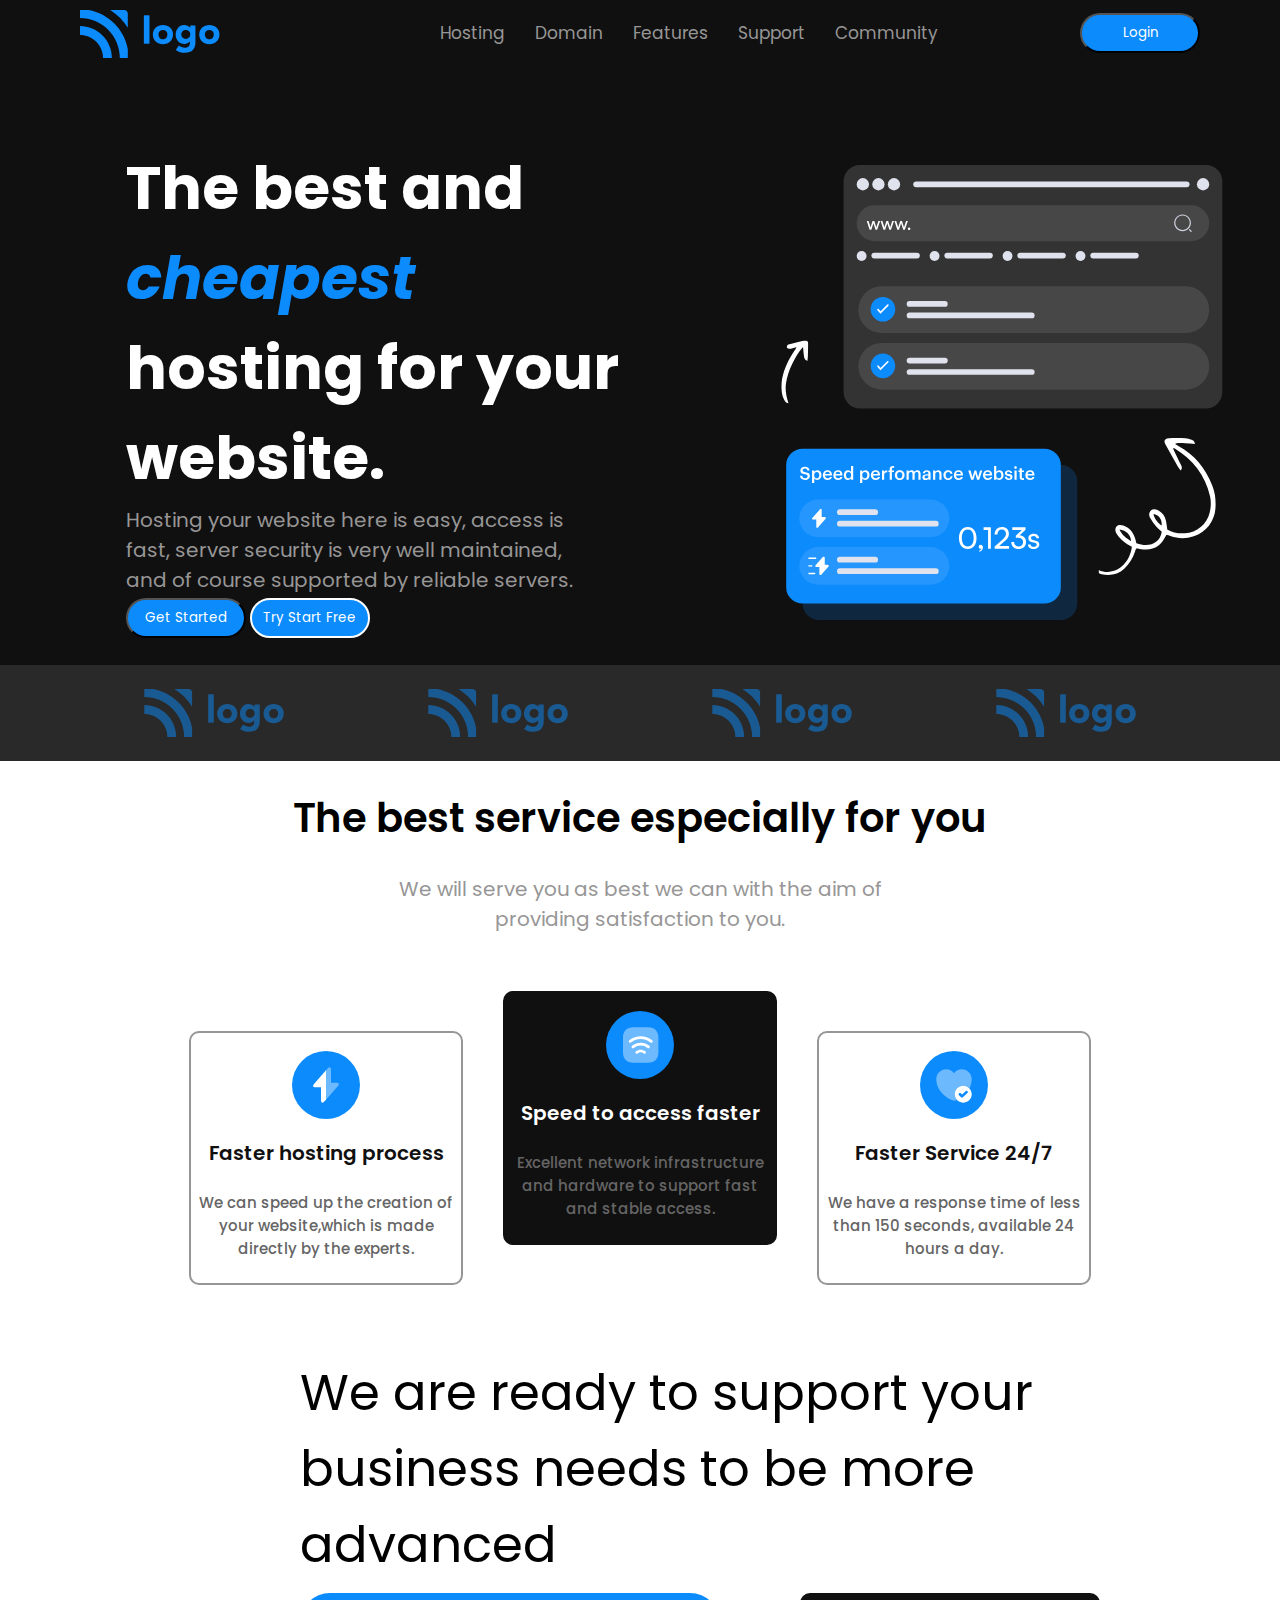
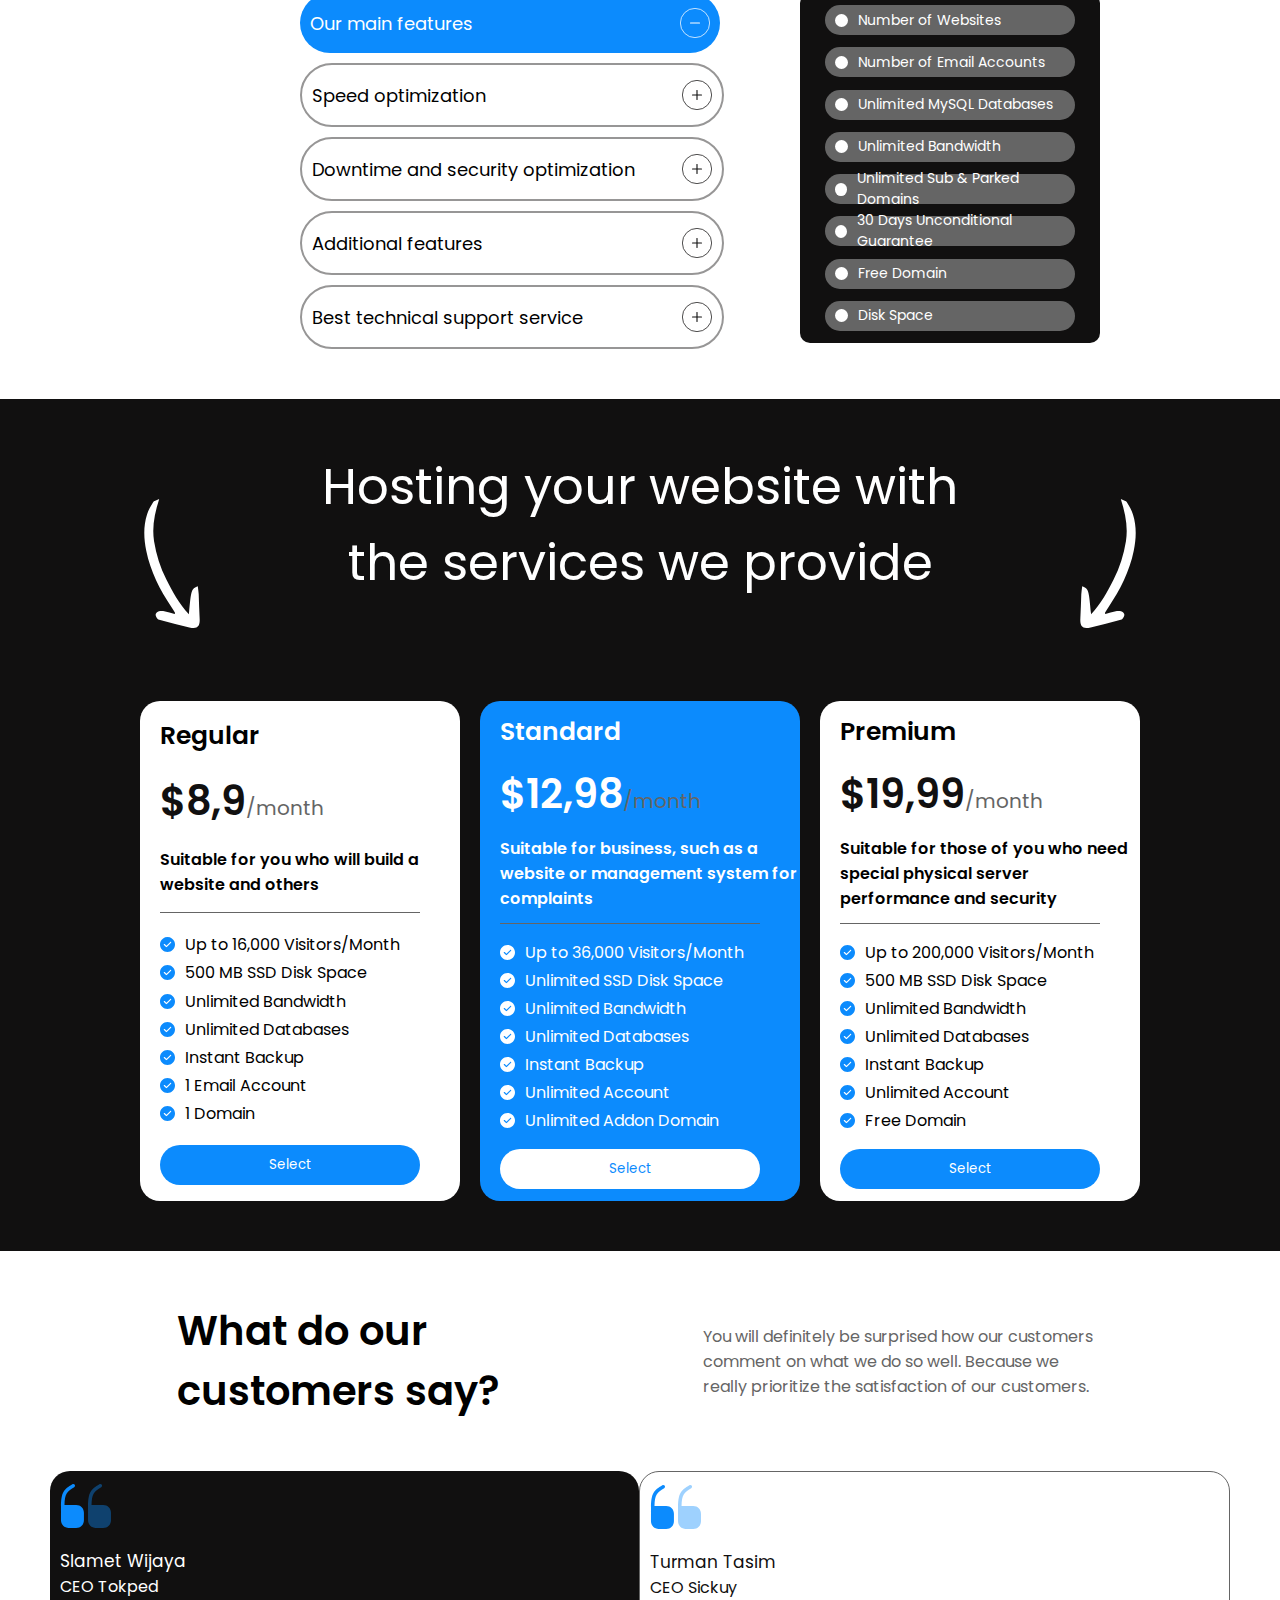
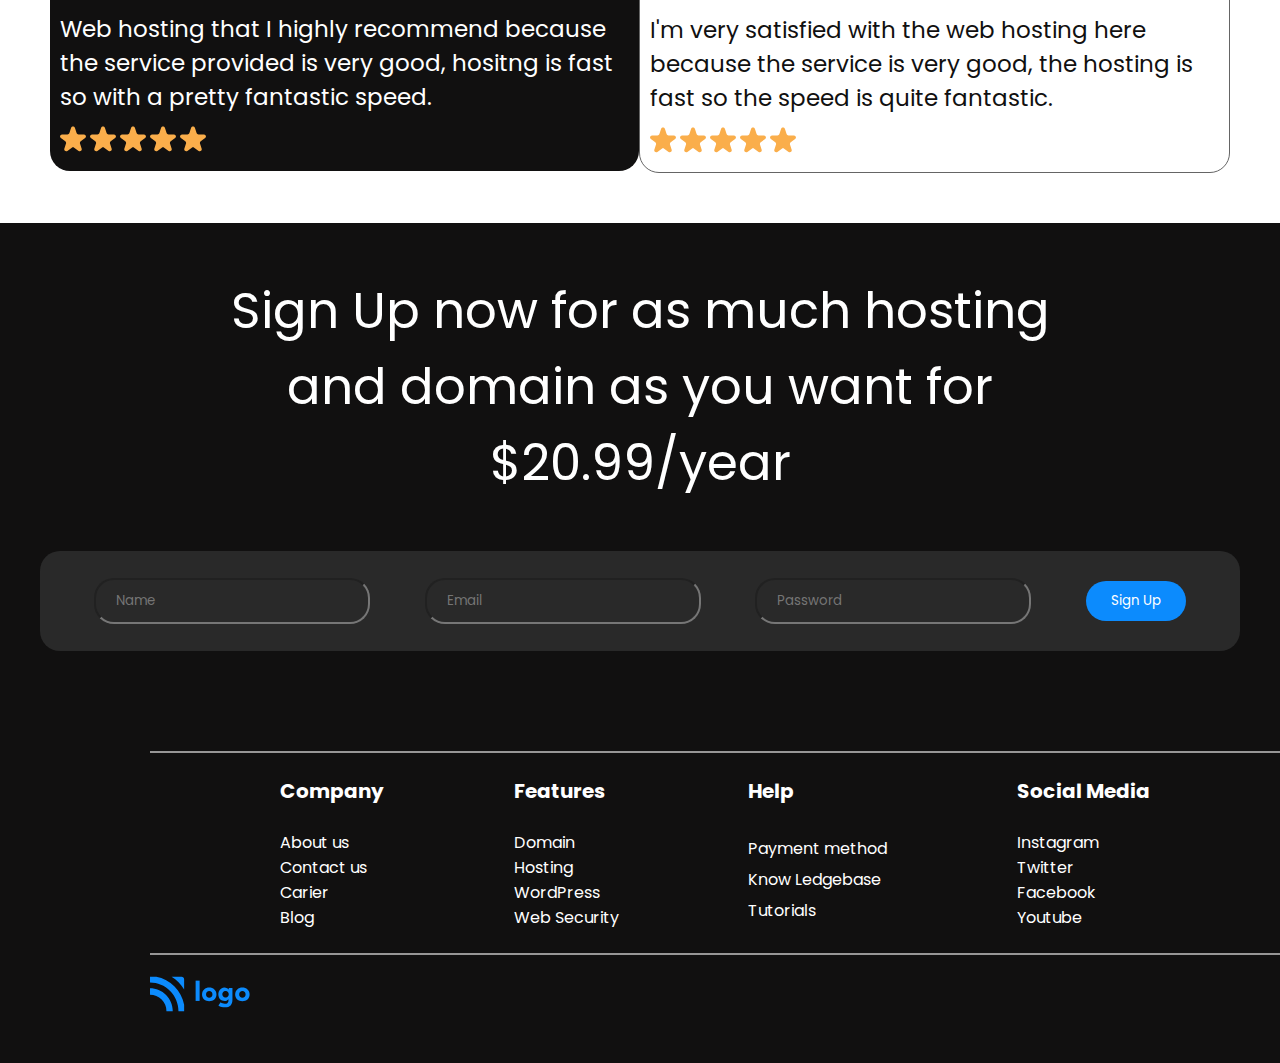
<file: Landing Pages/02_Project- Hosting Site Landing Page/index.html>
<!DOCTYPE html>
<html lang="en">
<head>
    <meta charset="UTF-8">
    <meta http-equiv="X-UA-Compatible" content="IE=edge">
    <meta name="viewport" content="width=device-width, initial-scale=1.0">
    <title>Hosting Site</title>
    <!-- CSS -->
    <link rel="stylesheet" href="style.css">
    <!-- Font -->
    <link rel="preconnect" href="https://fonts.googleapis.com">
    <link rel="preconnect" href="https://fonts.gstatic.com" crossorigin>
    <link href="https://fonts.googleapis.com/css2?family=Poppins:wght@300&display=swap" rel="stylesheet">
</head>
<body>
    <!-- Navbar -->
    <nav class="navbar-container">
        <div class="navbar-logo">
            <svg width="140" height="48" viewBox="0 0 140 48" fill="none" xmlns="http://www.w3.org/2000/svg">
                <path d="M0 15.9976V24.8839C3.02378 24.8818 6.0183 25.4784 8.81221 26.6398C11.6061 27.8011 14.1446 29.5043 16.2824 31.6519C18.4196 33.7987 20.1146 36.3475 21.2703 39.1526C22.4261 41.9576 23.0199 44.964 23.018 47.9997H31.8604C31.8524 39.5157 28.4933 31.3815 22.5202 25.3819C16.5472 19.3822 8.44802 16.0073 0 15.9976H0Z" fill="#0C8BFD"/>
                <path d="M44.2203 0H30.207C37.2961 4.51154 43.3028 10.543 47.7963 17.6615V3.58863C47.7956 2.63664 47.4186 1.72386 46.748 1.05093C46.0775 0.378005 45.1683 -2.35566e-07 44.2203 0V0Z" fill="#0C8BFD"/>
                <path d="M8.80468 0H0V8.00084C10.5603 8.01188 20.6849 12.2296 28.1523 19.7284C35.6197 27.2273 39.8198 37.3948 39.8311 48H47.7969V39.1579C45.9958 29.4398 41.3066 20.4973 34.3464 13.5076C27.3863 6.51787 18.4816 1.80868 8.80468 0V0Z" fill="#0C8BFD"/>
                <path d="M69.4706 5.28369H63.8583V33.6921H69.4706V5.28369Z" fill="#0C8BFD"/>
                <path d="M90.1062 17.5917C89.1719 16.7388 88.0783 16.0806 86.8887 15.6553C84.3334 14.7542 81.5487 14.7542 78.9934 15.6553C77.8034 16.0803 76.7093 16.7385 75.7747 17.5917C74.8581 18.4403 74.1259 19.4698 73.6238 20.6157C73.1049 21.8658 72.8378 23.2068 72.8378 24.5612C72.8378 25.9156 73.1049 27.2566 73.6238 28.5067C74.124 29.6559 74.8564 30.6882 75.7747 31.5383C76.7077 32.3921 77.8012 33.05 78.9909 33.4734C81.5459 34.3761 84.3312 34.3761 86.8862 33.4734C88.0764 33.05 89.1703 32.3921 90.1037 31.5383C91.0216 30.6879 91.7539 29.6556 92.2546 28.5067C92.7735 27.2566 93.0406 25.9156 93.0406 24.5612C93.0406 23.2068 92.7735 21.8658 92.2546 20.6157C91.753 19.4702 91.0216 18.4408 90.1062 17.5917ZM86.2523 27.9067C85.3435 28.7288 84.1636 29.1838 82.9405 29.1838C81.7173 29.1838 80.5375 28.7288 79.6286 27.9067C78.8648 26.9597 78.448 25.778 78.448 24.5593C78.448 23.3406 78.8648 22.1589 79.6286 21.2119C80.5375 20.3898 81.7173 19.9348 82.9405 19.9348C84.1636 19.9348 85.3435 20.3898 86.2523 21.2119C87.0161 22.1589 87.4329 23.3406 87.4329 24.5593C87.4329 25.778 87.0161 26.9597 86.2523 27.9067V27.9067Z" fill="#0C8BFD"/>
                <path d="M110.255 17.8352H110.185C109.925 17.4692 109.624 17.1352 109.286 16.8398C108.878 16.477 108.426 16.1672 107.941 15.9177C106.714 15.2856 105.352 14.9634 103.974 14.9792C102.765 14.9579 101.57 15.2355 100.494 15.7876C99.4917 16.309 98.6063 17.0317 97.8932 17.9109C97.1661 18.8172 96.6082 19.8481 96.2468 20.9539C95.8624 22.0931 95.6665 23.2879 95.6669 24.4907C95.6527 25.7819 95.8683 27.0652 96.3034 28.2802C96.6976 29.389 97.3121 30.4058 98.1096 31.2688C98.9041 32.1134 99.8684 32.7786 100.938 33.2204C102.102 33.6966 103.349 33.9329 104.605 33.9152C105.534 33.899 106.453 33.7146 107.317 33.3707C108.286 33.0017 109.125 32.3546 109.73 31.5101H109.806V33.2785C109.827 33.8684 109.73 34.4565 109.521 35.0082C109.312 35.5599 108.996 36.064 108.59 36.4907C108.075 36.9484 107.472 37.2964 106.819 37.5135C106.166 37.7306 105.476 37.8124 104.791 37.7539C103.704 37.7661 102.627 37.5483 101.63 37.1147C100.638 36.6695 99.7122 36.0879 98.8794 35.3867L95.7738 40.0415C97.0432 41.0682 98.527 41.7941 100.115 42.1648C101.685 42.5276 103.292 42.7102 104.904 42.7093C108.446 42.7093 111.084 41.8137 112.817 40.0225C114.55 38.2314 115.417 35.6074 115.418 32.1505V15.4301H110.261L110.255 17.8352ZM109.918 26.1581C109.697 26.6928 109.372 27.1783 108.963 27.5867C108.547 28.0032 108.059 28.3405 107.523 28.5821C106.966 28.8303 106.364 28.9586 105.755 28.9586C105.146 28.9586 104.544 28.8303 103.987 28.5821C103.458 28.3371 102.977 28.0001 102.565 27.5867C102.154 27.1749 101.828 26.6857 101.606 26.1473C101.384 25.609 101.27 25.0319 101.27 24.4491C101.27 23.8662 101.384 23.2891 101.606 22.7508C101.828 22.2124 102.154 21.7233 102.565 21.3114C102.977 20.898 103.459 20.5607 103.987 20.3147C104.544 20.0674 105.146 19.9396 105.755 19.9396C106.364 19.9396 106.966 20.0674 107.523 20.3147C108.059 20.5573 108.547 20.8949 108.963 21.3114C109.581 21.9346 110.001 22.7273 110.171 23.5897C110.34 24.4521 110.253 25.3457 109.918 26.1581V26.1581Z" fill="#0C8BFD"/>
                <path d="M136.503 17.5917C135.568 16.7388 134.475 16.0806 133.285 15.6553C130.73 14.7542 127.945 14.7542 125.39 15.6553C124.2 16.0803 123.106 16.7385 122.171 17.5917C121.255 18.4403 120.522 19.4698 120.02 20.6157C119.501 21.8658 119.234 23.2068 119.234 24.5612C119.234 25.9156 119.501 27.2566 120.02 28.5067C120.52 29.6559 121.253 30.6882 122.171 31.5383C123.105 32.3924 124.199 33.0503 125.39 33.4734C127.945 34.3761 130.73 34.3761 133.285 33.4734C134.475 33.05 135.569 32.3921 136.503 31.5383C137.421 30.6882 138.153 29.6559 138.654 28.5067C139.172 27.2566 139.44 25.9156 139.44 24.5612C139.44 23.2068 139.172 21.8658 138.654 20.6157C138.152 19.4698 137.419 18.4403 136.503 17.5917V17.5917ZM132.649 27.9067C131.74 28.7288 130.56 29.1838 129.337 29.1838C128.114 29.1838 126.934 28.7288 126.025 27.9067C125.261 26.9597 124.844 25.778 124.844 24.5593C124.844 23.3406 125.261 22.1589 126.025 21.2119C126.934 20.3898 128.114 19.9348 129.337 19.9348C130.56 19.9348 131.74 20.3898 132.649 21.2119C133.413 22.1589 133.829 23.3406 133.829 24.5593C133.829 25.778 133.413 26.9597 132.649 27.9067Z" fill="#0C8BFD"/>
            </svg>
        </div>
        <ul class="navbar-list">
            <li class="list">Hosting</li>
            <li class="list">Domain</li>
            <li class="list">Features</li>
            <li class="list">Support</li>
            <li class="list">Community</li>
        </ul>
       <button class="navbar-button">Login</button>
    </nav>
    <!-- Section 1 -->
    <section class="sec1">
        <!-- Left section -->
        <div class="section1">
            <span class="section1head">The best and <span> cheapest</span> hosting for your website.</span>
            <span class="section1title">Hosting your website here is easy, access is fast, server security is very well maintained, and of course supported by reliable servers.</span>
            <span class="section1button">
                <button class="sec1button1">Get Started</button>
                <button class="sec1button2">Try Start Free</button>
            </span>     
        </div>
        <!-- Right Section -->
        <svg width="458" height="455" viewBox="0 0 558 555" fill="none" xmlns="http://www.w3.org/2000/svg">
            <rect x="96" y="20" width="462" height="297" rx="20" fill="#111010" fill-opacity="0.1"/>
            <rect x="76" width="462" height="297" rx="20" fill="white" fill-opacity="0.15"/>
            <rect x="94" y="148" width="428" height="57" rx="28.5" fill="white" fill-opacity="0.1"/>
            <rect x="153" y="166" width="50.026" height="7" rx="3.5" fill="#E0E3EE"/>
            <rect x="153" y="180" width="156" height="7" rx="3.5" fill="#E0E3EE"/>
            <circle cx="124" cy="176" r="15" fill="#0C8BFD"/>
            <path d="M118 176.4L121.126 180L130 171" stroke="white" stroke-width="2" stroke-linecap="round"/>
            <rect x="94" y="217" width="428" height="57" rx="28.5" fill="white" fill-opacity="0.1"/>
            <rect x="153" y="235" width="50.026" height="7" rx="3.5" fill="#E0E3EE"/>
            <rect x="153" y="249" width="156" height="7" rx="3.5" fill="#E0E3EE"/>
            <circle cx="124" cy="245" r="15" fill="#0C8BFD"/>
            <path d="M118 245.4L121.126 249L130 240" stroke="white" stroke-width="2" stroke-linecap="round"/>
            <rect x="110" y="107" width="59" height="7" rx="3.5" fill="#E0E3EE"/>
            <circle cx="98" cy="111" r="6" fill="#E0E3EE"/>
            <rect x="288" y="107" width="59" height="7" rx="3.5" fill="#E0E3EE"/>
            <circle cx="276" cy="111" r="6" fill="#E0E3EE"/>
            <rect x="199" y="107" width="59" height="7" rx="3.5" fill="#E0E3EE"/>
            <circle cx="187" cy="111" r="6" fill="#E0E3EE"/>
            <rect x="377" y="107" width="59" height="7" rx="3.5" fill="#E0E3EE"/>
            <circle cx="365" cy="111" r="6" fill="#E0E3EE"/>
            <rect x="161" y="20" width="337" height="7" rx="3.5" fill="#E0E3EE"/>
            <circle cx="99.5" cy="23.5" r="7.5" fill="#E0E3EE"/>
            <circle cx="118.5" cy="23.5" r="7.5" fill="#E0E3EE"/>
            <circle cx="137.5" cy="23.5" r="7.5" fill="#E0E3EE"/>
            <circle cx="514.5" cy="23.5" r="7.5" fill="#E0E3EE"/>
            <rect x="92" y="49" width="430" height="44" rx="22" fill="white" fill-opacity="0.1"/>
            <path d="M489.5 80.75C483.85 80.75 479.25 76.15 479.25 70.5C479.25 64.85 483.85 60.25 489.5 60.25C495.15 60.25 499.75 64.85 499.75 70.5C499.75 76.15 495.15 80.75 489.5 80.75ZM489.5 61.75C484.67 61.75 480.75 65.68 480.75 70.5C480.75 75.32 484.67 79.25 489.5 79.25C494.33 79.25 498.25 75.32 498.25 70.5C498.25 65.68 494.33 61.75 489.5 61.75Z" fill="#CDD1DD"/>
            <path d="M499.999 81.7499C499.809 81.7499 499.619 81.6799 499.469 81.5299L497.469 79.5299C497.179 79.2399 497.179 78.7599 497.469 78.4699C497.759 78.1799 498.239 78.1799 498.529 78.4699L500.529 80.4699C500.819 80.7599 500.819 81.2399 500.529 81.5299C500.379 81.6799 500.189 81.7499 499.999 81.7499Z" fill="#CDD1DD"/>
            <path d="M107.806 79H109.852L111.722 73.258C112.118 71.96 112.316 71.256 112.426 70.728C112.536 71.322 112.756 72.158 113.108 73.236L114.978 79H116.936L120.61 68.242H118.454L116.65 73.83C116.342 74.776 116.144 75.524 115.968 76.382C115.792 75.612 115.44 74.358 115.264 73.83L113.482 68.242H111.37L109.566 73.83C109.324 74.534 109.038 75.436 108.862 76.382C108.664 75.436 108.444 74.622 108.202 73.83L106.42 68.242H104.286L107.806 79ZM124.693 79H126.739L128.609 73.258C129.005 71.96 129.203 71.256 129.313 70.728C129.423 71.322 129.643 72.158 129.995 73.236L131.865 79H133.823L137.497 68.242H135.341L133.537 73.83C133.229 74.776 133.031 75.524 132.855 76.382C132.679 75.612 132.327 74.358 132.151 73.83L130.369 68.242H128.257L126.453 73.83C126.211 74.534 125.925 75.436 125.749 76.382C125.551 75.436 125.331 74.622 125.089 73.83L123.307 68.242H121.173L124.693 79ZM141.579 79H143.625L145.495 73.258C145.891 71.96 146.089 71.256 146.199 70.728C146.309 71.322 146.529 72.158 146.881 73.236L148.751 79H150.709L154.383 68.242H152.227L150.423 73.83C150.115 74.776 149.917 75.524 149.741 76.382C149.565 75.612 149.213 74.358 149.037 73.83L147.255 68.242H145.143L143.339 73.83C143.097 74.534 142.811 75.436 142.635 76.382C142.437 75.436 142.217 74.622 141.975 73.83L140.193 68.242H138.059L141.579 79ZM155.956 79.264C156.792 79.264 157.518 78.56 157.518 77.724C157.518 76.866 156.792 76.162 155.956 76.162C155.098 76.162 154.372 76.866 154.372 77.724C154.372 78.56 155.098 79.264 155.956 79.264Z" fill="white"/>
            <rect x="26" y="366" width="335" height="189" rx="20" fill="#0C8BFD" fill-opacity="0.2"/>
            <rect x="6" y="346" width="335" height="189" rx="20" fill="#0C8BFD"/>
            <path d="M29.15 384.22C32.626 384.22 34.936 382.086 34.936 379.358C34.936 376.212 33.022 375.156 29.326 374.65C26.598 374.254 26.07 373.616 26.07 372.34C26.07 371.13 26.994 370.272 28.776 370.272C30.58 370.272 31.526 370.976 31.812 372.626H34.496C34.188 369.612 32.164 368.072 28.776 368.072C25.498 368.072 23.298 370.008 23.298 372.582C23.298 375.53 25.08 376.674 28.842 377.18C31.394 377.598 32.12 378.148 32.12 379.6C32.12 381.052 30.888 382.02 29.15 382.02C26.488 382.02 25.85 380.7 25.652 379.116H22.836C23.056 382.086 24.86 384.22 29.15 384.22ZM37.5488 387.938H40.2108V382.196C40.8268 383.318 42.1468 384.22 43.9728 384.22C46.9428 384.22 49.0768 381.976 49.0768 378.28V378.104C49.0768 374.386 46.8548 372.252 43.9728 372.252C42.2788 372.252 40.8488 373.242 40.2108 374.342V372.494H37.5488V387.938ZM43.3128 382.108C41.3768 382.108 40.1228 380.898 40.1228 378.324V378.148C40.1228 375.596 41.4428 374.342 43.2908 374.342C45.0288 374.342 46.3488 375.596 46.3488 378.148V378.324C46.3488 380.788 45.2708 382.108 43.3128 382.108ZM56.5307 384.22C59.4787 384.22 61.4367 382.9 61.8107 380.48H59.2367C59.0387 381.602 58.2027 382.24 56.5967 382.24C54.6167 382.24 53.5167 381.008 53.4287 378.83H61.8547V378.06C61.8547 373.946 59.2807 372.252 56.4207 372.252C53.1427 372.252 50.7007 374.628 50.7007 378.192V378.368C50.7007 381.998 53.1427 384.22 56.5307 384.22ZM53.4727 377.048C53.7367 375.266 54.8147 374.188 56.4207 374.188C58.0707 374.188 59.0827 375.068 59.2147 377.048H53.4727ZM69.2924 384.22C72.2404 384.22 74.1984 382.9 74.5724 380.48H71.9984C71.8004 381.602 70.9644 382.24 69.3584 382.24C67.3784 382.24 66.2784 381.008 66.1904 378.83H74.6164V378.06C74.6164 373.946 72.0424 372.252 69.1824 372.252C65.9044 372.252 63.4624 374.628 63.4624 378.192V378.368C63.4624 381.998 65.9044 384.22 69.2924 384.22ZM66.2344 377.048C66.4984 375.266 67.5764 374.188 69.1824 374.188C70.8324 374.188 71.8444 375.068 71.9764 377.048H66.2344ZM81.3062 384.22C83.0002 384.22 84.4742 383.208 85.0902 382.064V384H87.7522V367.17H85.0902V374.254C84.4522 373.11 83.2862 372.252 81.4162 372.252C78.4242 372.252 76.2462 374.584 76.2462 378.258V378.434C76.2462 382.174 78.4242 384.22 81.3062 384.22ZM81.9662 382.108C80.2502 382.108 78.9742 380.898 78.9742 378.368V378.192C78.9742 375.706 80.1182 374.342 82.0762 374.342C84.0122 374.342 85.1782 375.596 85.1782 378.126V378.302C85.1782 380.876 83.8142 382.108 81.9662 382.108ZM96.1582 387.938H98.8202V382.196C99.4362 383.318 100.756 384.22 102.582 384.22C105.552 384.22 107.686 381.976 107.686 378.28V378.104C107.686 374.386 105.464 372.252 102.582 372.252C100.888 372.252 99.4582 373.242 98.8202 374.342V372.494H96.1582V387.938ZM101.922 382.108C99.9862 382.108 98.7322 380.898 98.7322 378.324V378.148C98.7322 375.596 100.052 374.342 101.9 374.342C103.638 374.342 104.958 375.596 104.958 378.148V378.324C104.958 380.788 103.88 382.108 101.922 382.108ZM115.14 384.22C118.088 384.22 120.046 382.9 120.42 380.48H117.846C117.648 381.602 116.812 382.24 115.206 382.24C113.226 382.24 112.126 381.008 112.038 378.83H120.464V378.06C120.464 373.946 117.89 372.252 115.03 372.252C111.752 372.252 109.31 374.628 109.31 378.192V378.368C109.31 381.998 111.752 384.22 115.14 384.22ZM112.082 377.048C112.346 375.266 113.424 374.188 115.03 374.188C116.68 374.188 117.692 375.068 117.824 377.048H112.082ZM122.842 384H125.504V378.016C125.504 375.574 126.912 374.826 129.244 374.804V372.318C127.308 372.34 126.23 373.198 125.504 374.65V372.494H122.842V384ZM132.263 384H134.925V374.496H137.543V372.494H134.925V370.844C134.925 369.854 135.365 369.15 136.443 369.15C136.927 369.15 137.345 369.238 137.653 369.348V367.28C137.169 367.126 136.773 367.06 136.135 367.06C133.671 367.06 132.263 368.424 132.263 370.954V372.494H130.701V374.496H132.263V384ZM144.49 382.152C142.466 382.152 141.3 380.678 141.3 378.324V378.148C141.3 375.772 142.51 374.342 144.49 374.342C146.47 374.342 147.658 375.794 147.658 378.17V378.324C147.658 380.678 146.47 382.152 144.49 382.152ZM144.468 384.22C147.856 384.22 150.386 381.888 150.386 378.302V378.126C150.386 374.606 147.856 372.252 144.49 372.252C141.102 372.252 138.572 374.628 138.572 378.192V378.368C138.572 381.866 141.08 384.22 144.468 384.22ZM152.791 384H155.453V377.114C155.453 375.354 156.663 374.474 157.983 374.474C159.281 374.474 160.029 375.2 160.029 376.894V384H162.691V377.114C162.691 375.354 163.901 374.474 165.221 374.474C166.541 374.474 167.267 375.2 167.267 376.894V384H169.929V376.718C169.929 373.55 168.213 372.252 166.101 372.252C164.671 372.252 163.087 372.89 162.207 374.32C161.635 372.89 160.447 372.252 158.951 372.252C157.257 372.252 156.003 373.176 155.453 374.254V372.494H152.791V384ZM176 384.22C177.76 384.22 178.772 383.582 179.52 382.592V384H182.138V376.454C182.138 373.308 180.114 372.252 177.54 372.252C174.966 372.252 172.832 373.374 172.612 376.058H175.186C175.318 374.914 176 374.254 177.386 374.254C178.948 374.254 179.476 375.024 179.476 376.564V377.158H178.046C174.746 377.158 172.15 378.126 172.15 380.81C172.15 383.208 173.888 384.22 176 384.22ZM176.638 382.306C175.318 382.306 174.79 381.668 174.79 380.7C174.79 379.292 176.088 378.83 178.112 378.83H179.476V379.974C179.476 381.448 178.266 382.306 176.638 382.306ZM185.189 384H187.851V377.224C187.851 375.398 189.061 374.474 190.557 374.474C192.141 374.474 192.845 375.266 192.845 377.004V384H195.507V376.762C195.507 373.594 193.879 372.252 191.569 372.252C189.677 372.252 188.401 373.198 187.851 374.32V372.494H185.189V384ZM203.612 384.22C206.736 384.22 208.738 382.35 208.936 379.71H206.494C206.34 381.338 205.13 382.174 203.722 382.174C201.764 382.174 200.532 380.854 200.532 378.346V378.17C200.532 375.794 201.83 374.386 203.656 374.386C205.064 374.386 206.076 375.024 206.296 376.564H208.87C208.562 373.396 206.164 372.252 203.612 372.252C200.4 372.252 197.804 374.562 197.804 378.214V378.39C197.804 382.064 200.312 384.22 203.612 384.22ZM216.289 384.22C219.237 384.22 221.195 382.9 221.569 380.48H218.995C218.797 381.602 217.961 382.24 216.355 382.24C214.375 382.24 213.275 381.008 213.187 378.83H221.613V378.06C221.613 373.946 219.039 372.252 216.179 372.252C212.901 372.252 210.459 374.628 210.459 378.192V378.368C210.459 381.998 212.901 384.22 216.289 384.22ZM213.231 377.048C213.495 375.266 214.573 374.188 216.179 374.188C217.829 374.188 218.841 375.068 218.973 377.048H213.231ZM231.608 384H234.336L236.668 376.256L238.802 384H241.508L245.116 372.494H242.52L240.122 380.81L237.878 372.494H235.656L233.214 380.81L230.926 372.494H228.088L231.608 384ZM251.888 384.22C254.836 384.22 256.794 382.9 257.168 380.48H254.594C254.396 381.602 253.56 382.24 251.954 382.24C249.974 382.24 248.874 381.008 248.786 378.83H257.212V378.06C257.212 373.946 254.638 372.252 251.778 372.252C248.5 372.252 246.058 374.628 246.058 378.192V378.368C246.058 381.998 248.5 384.22 251.888 384.22ZM248.83 377.048C249.094 375.266 250.172 374.188 251.778 374.188C253.428 374.188 254.44 375.068 254.572 377.048H248.83ZM266.014 384.22C268.984 384.22 271.118 381.976 271.118 378.28V378.104C271.118 374.386 268.896 372.252 266.014 372.252C264.32 372.252 262.89 373.242 262.252 374.342V367.17H259.59V384H262.252V382.152C262.868 383.318 264.188 384.22 266.014 384.22ZM265.354 382.108C263.418 382.108 262.164 380.898 262.164 378.324V378.148C262.164 375.596 263.484 374.342 265.332 374.342C267.07 374.342 268.39 375.596 268.39 378.148V378.324C268.39 380.788 267.312 382.108 265.354 382.108ZM277.45 384.22C280.398 384.22 282.048 382.878 282.048 380.546C282.048 378.104 280.442 377.444 277.736 377.026C275.91 376.718 275.36 376.388 275.36 375.552C275.36 374.738 276.042 374.188 277.186 374.188C278.418 374.188 279.012 374.672 279.232 375.728H281.696C281.41 373.132 279.54 372.252 277.186 372.252C275.03 372.252 272.874 373.396 272.874 375.706C272.874 377.862 273.996 378.72 277.032 379.204C278.726 379.49 279.496 379.842 279.496 380.788C279.496 381.756 278.858 382.262 277.428 382.262C275.866 382.262 275.272 381.58 275.14 380.414H272.632C272.742 382.856 274.48 384.22 277.45 384.22ZM284.449 384H287.111V372.494H284.449V384ZM285.747 370.602C286.627 370.602 287.331 369.942 287.331 369.084C287.331 368.204 286.627 367.544 285.747 367.544C284.867 367.544 284.163 368.204 284.163 369.084C284.163 369.942 284.867 370.602 285.747 370.602ZM294.271 384.198C295.085 384.198 295.657 384.066 296.075 383.912V381.8C295.701 381.954 295.305 382.02 294.777 382.02C293.941 382.02 293.457 381.558 293.457 380.546V374.496H295.987V372.494H293.457V369.964H290.795V372.494H289.255V374.496H290.795V380.788C290.795 382.966 291.983 384.198 294.271 384.198ZM303.537 384.22C306.485 384.22 308.443 382.9 308.817 380.48H306.243C306.045 381.602 305.209 382.24 303.603 382.24C301.623 382.24 300.523 381.008 300.435 378.83H308.861V378.06C308.861 373.946 306.287 372.252 303.427 372.252C300.149 372.252 297.707 374.628 297.707 378.192V378.368C297.707 381.998 300.149 384.22 303.537 384.22ZM300.479 377.048C300.743 375.266 301.821 374.188 303.427 374.188C305.077 374.188 306.089 375.068 306.221 377.048H300.479Z" fill="white"/>
            <path d="M216.764 455.004C216.764 463.104 220.76 468.468 227.492 468.468C234.188 468.468 238.184 463.104 238.184 455.004C238.184 446.94 234.008 441.468 227.492 441.468C220.94 441.468 216.764 446.94 216.764 455.004ZM220.256 455.004C220.256 448.524 222.92 444.636 227.492 444.636C232.064 444.636 234.692 448.524 234.692 455.004C234.692 461.412 232.064 465.3 227.492 465.3C222.92 465.3 220.256 461.412 220.256 455.004ZM246.008 466.596C246.008 464.616 244.784 463.356 243.272 463.356C241.832 463.356 240.86 464.4 240.86 465.84C240.86 467.172 241.868 468.036 243.056 468.036C243.488 468.036 243.776 467.964 244.028 467.82C244.028 468.936 242.984 469.908 241.508 470.16V471.672C244.064 471.348 246.008 469.188 246.008 466.596ZM252.248 445.14V468H255.632V441.972H246.776V445.14H252.248ZM277.853 467.964V464.688H265.829L271.229 460.008C275.837 456.012 277.673 453.384 277.673 449.676C277.673 444.672 274.325 441.504 269.105 441.504C263.813 441.504 260.285 445.14 260.177 450.72H263.705C263.777 447.012 265.865 444.672 269.069 444.672C272.201 444.672 274.073 446.616 274.073 449.892C274.073 452.664 272.885 454.428 268.673 458.064L260.285 465.3V468L277.853 467.964ZM288.693 454.536C292.833 454.536 294.993 456.624 294.993 459.756C294.993 463.104 292.797 465.264 289.413 465.264C286.137 465.264 284.049 463.284 284.049 459.9H280.557C280.557 465.3 284.229 468.432 289.341 468.432C294.633 468.432 298.593 465.084 298.593 459.828C298.593 455.148 295.245 452.16 290.817 451.62L297.945 444.816V441.972H281.781V445.104H293.481L286.101 452.196V454.536H288.693ZM300.946 462.888C300.946 466.236 303.574 468.432 307.714 468.432C311.89 468.432 314.77 466.308 314.77 462.96C314.77 460.332 313.294 458.964 310.306 458.244L307.21 457.488C305.482 457.056 304.618 456.264 304.618 455.076C304.618 453.456 305.806 452.52 307.93 452.52C309.982 452.52 311.17 453.636 311.242 455.4H314.482C314.41 452.052 311.89 449.892 308.038 449.892C304.15 449.892 301.414 451.944 301.414 455.184C301.414 457.776 302.89 459.324 306.022 460.08L309.118 460.8C310.954 461.268 311.53 461.988 311.53 463.176C311.53 464.796 310.162 465.768 307.786 465.768C305.554 465.768 304.186 464.688 304.186 462.888H300.946Z" fill="white"/>
            <rect x="22" y="408" width="183" height="46" rx="23" fill="white" fill-opacity="0.1"/>
            <rect x="68" y="420" width="50.026" height="7" rx="3.5" fill="#E0E3EE"/>
            <rect x="68" y="434" width="124" height="7" rx="3.5" fill="#E0E3EE"/>
            <path d="M52.895 429.507H49.29V421.107C49.29 419.147 48.2283 418.75 46.9333 420.22L46 421.282L38.1017 430.265C37.0167 431.49 37.4717 432.493 39.105 432.493H42.71V440.893C42.71 442.853 43.7717 443.25 45.0667 441.78L46 440.718L53.8983 431.735C54.9833 430.51 54.5283 429.507 52.895 429.507Z" fill="white"/>
            <rect x="22" y="466" width="183" height="46" rx="23" fill="white" fill-opacity="0.1"/>
            <rect x="68" y="478" width="50.026" height="7" rx="3.5" fill="#E0E3EE"/>
            <rect x="68" y="492" width="124" height="7" rx="3.5" fill="#E0E3EE"/>
            <path d="M42.8733 490.493H46.4783V498.893C46.4783 500.13 48.0183 500.713 48.835 499.78L57.6666 489.747C58.4366 488.872 57.8183 487.507 56.6516 487.507H53.0466V479.107C53.0466 477.87 51.5066 477.287 50.69 478.22L41.8583 488.253C41.1 489.128 41.7183 490.493 42.8733 490.493Z" fill="white"/>
            <path d="M41.9167 480.542H33.75C33.2717 480.542 32.875 480.145 32.875 479.667C32.875 479.188 33.2717 478.792 33.75 478.792H41.9167C42.395 478.792 42.7917 479.188 42.7917 479.667C42.7917 480.145 42.395 480.542 41.9167 480.542Z" fill="white"/>
            <path d="M40.75 499.208H33.75C33.2717 499.208 32.875 498.812 32.875 498.333C32.875 497.855 33.2717 497.458 33.75 497.458H40.75C41.2283 497.458 41.625 497.855 41.625 498.333C41.625 498.812 41.2283 499.208 40.75 499.208Z" fill="white"/>
            <path d="M37.25 489.875H33.75C33.2717 489.875 32.875 489.478 32.875 489C32.875 488.522 33.2717 488.125 33.75 488.125H37.25C37.7283 488.125 38.125 488.522 38.125 489C38.125 489.478 37.7283 489.875 37.25 489.875Z" fill="white"/>
            <g clip-path="url(#clip0_6_1347)">
            <path d="M477.829 345.42C478.81 345.543 479.179 345.42 479.547 345.543C502.009 359.083 517.228 378.287 522.997 404.137C524.47 410.661 524.225 417.431 522.506 424.079C518.947 438.358 507.041 448.206 492.435 449.067C484.825 449.56 477.46 448.698 470.832 444.513C470.341 440.943 469.973 437.373 469.237 434.049C468.009 428.633 465.186 424.202 460.154 421.494C456.472 419.401 452.789 419.401 450.825 421.37C448.248 423.955 448.248 427.402 449.844 430.233C452.053 434.172 454.753 437.865 457.576 441.312C459.417 443.528 461.872 445.374 464.081 447.221C461.995 461.131 448.862 467.039 433.151 461.254C432.66 459.284 432.169 457.192 431.555 455.222C429.1 447.959 424.559 442.42 417.194 439.835C414.371 438.85 411.303 438.481 408.848 441.066C407.007 443.035 407.007 446.482 408.971 449.929C412.162 455.345 416.949 459.161 422.104 462.485C423.945 463.593 425.786 464.7 427.627 465.685C425.173 487.227 405.902 502.491 387 493.874C387.123 495.475 387 496.829 387.491 497.567C388.105 498.429 389.455 498.921 390.559 499.168C400.992 501.137 410.689 499.906 418.667 492.274C424.682 486.612 428.732 479.718 431.432 471.84C431.801 470.732 432.169 469.624 432.66 468.516C432.66 468.393 432.905 468.27 433.396 467.901C434.501 468.024 435.851 468.024 437.201 468.27C453.648 470.855 462.24 466.424 469.85 451.037C471.323 451.529 473.042 452.022 474.637 452.637C484.088 455.838 493.539 456.084 503.113 452.883C518.701 447.713 528.766 434.296 529.871 417.308C530.485 408.076 528.889 399.213 525.575 390.596C517.474 369.793 504.218 353.421 484.334 342.712C483.352 342.096 482.247 341.604 481.265 340.988C481.143 340.865 481.02 340.619 480.652 339.88C484.825 338.896 488.753 339.265 492.68 339.511C496.485 339.634 500.413 340.003 504.586 340.25C504.218 337.049 502.5 335.818 500.413 335.08C497.958 334.341 495.503 333.356 493.048 333.233C486.42 332.987 479.67 332.864 472.919 333.233C467.641 333.602 466.168 336.434 468.5 340.742C473.533 349.851 478.688 358.96 483.843 368.069C484.702 369.547 485.807 370.778 487.157 372.501C489.489 369.793 488.507 367.823 487.648 365.977C484.211 359.33 481.143 352.682 477.829 345.42ZM412.53 444.759C420.999 445.867 426.277 451.283 426.645 458.915C420.999 455.222 415.599 451.898 412.53 444.759ZM454.017 425.679C461.258 427.402 464.695 432.326 463.959 439.835C459.295 435.896 455.244 432.203 454.017 425.679Z" fill="white"/>
            </g>
            <g clip-path="url(#clip1_6_1347)">
            <path d="M8.88231 291C6.92933 290.072 5.72034 289.886 5.34835 289.237C3.95335 286.824 2.37236 284.411 1.62837 281.719C-0.603622 274.573 -0.324624 267.334 1.16337 260.095C3.67435 247.752 9.25431 236.801 16.2293 226.406C16.9733 225.293 17.6243 224.179 18.3683 222.973C18.3683 222.88 18.2753 222.694 18.0893 222.416C16.0433 222.973 13.9043 223.529 11.8583 223.994C10.7423 224.179 9.44031 224.179 8.32431 223.808C7.67332 223.622 6.74334 222.601 6.74334 221.952C6.74334 221.116 7.39432 220.096 7.95232 219.353C8.41732 218.889 9.25432 218.796 9.99832 218.611C15.5783 217.219 21.1583 215.641 26.8312 214.342C31.6672 213.228 33.2482 214.806 32.9692 219.539C32.6902 224.458 32.5972 229.376 32.4112 234.202C32.3182 235.687 32.0392 237.265 31.8532 238.935C27.9472 237.172 27.9472 237.172 26.5522 222.137C20.6932 228.634 16.7873 235.687 13.1603 242.926C9.53332 250.165 7.11534 257.775 5.81334 265.849C4.51135 274.202 6.09233 282.091 8.88231 291Z" fill="white"/>
            </g>
            <defs>
            <clipPath id="clip0_6_1347">
            <rect width="143" height="167" fill="white" transform="matrix(1 0 0 -1 387 500)"/>
            </clipPath>
            <clipPath id="clip1_6_1347">
            <rect width="33" height="77" fill="white" transform="translate(0 214)"/>
            </clipPath>
            </defs>
       </svg>
    </section>     
       <!-- Logo Divider -->
    <section class="logo-divider">
        <svg width="140" height="48" viewBox="0 0 140 48" fill="none" xmlns="http://www.w3.org/2000/svg">
            <path d="M0.318848 15.9976V24.8839C3.34263 24.8818 6.33715 25.4784 9.13106 26.6398C11.925 27.8011 14.4634 29.5043 16.6012 31.6519C18.7385 33.7987 20.4334 36.3475 21.5892 39.1526C22.7449 41.9576 23.3388 44.964 23.3368 47.9997H32.1792C32.1712 39.5157 28.8122 31.3815 22.8391 25.3819C16.866 19.3822 8.76687 16.0073 0.318848 15.9976H0.318848Z" fill="#0C8BFD" fill-opacity="0.5"/>
            <path d="M44.5392 0H30.5259C37.6149 4.51154 43.6217 10.543 48.1151 17.6615V3.58863C48.1144 2.63664 47.7374 1.72386 47.0669 1.05093C46.3963 0.378005 45.4871 -2.35566e-07 44.5392 0V0Z" fill="#0C8BFD" fill-opacity="0.5"/>
            <path d="M9.12353 0H0.318848V8.00084C10.8791 8.01188 21.0038 12.2296 28.4711 19.7284C35.9385 27.2273 40.1387 37.3948 40.15 48H48.1157V39.1579C46.3147 29.4398 41.6254 20.4973 34.6653 13.5076C27.7052 6.51787 18.8005 1.80868 9.12353 0V0Z" fill="#0C8BFD" fill-opacity="0.5"/>
            <path d="M69.7894 5.28369H64.1771V33.6921H69.7894V5.28369Z" fill="#0C8BFD" fill-opacity="0.5"/>
            <path d="M90.4251 17.5917C89.4907 16.7388 88.3971 16.0806 87.2076 15.6553C84.6523 14.7542 81.8676 14.7542 79.3123 15.6553C78.1222 16.0803 77.0282 16.7385 76.0936 17.5917C75.177 18.4403 74.4448 19.4698 73.9427 20.6157C73.4238 21.8658 73.1566 23.2068 73.1566 24.5612C73.1566 25.9156 73.4238 27.2566 73.9427 28.5067C74.4429 29.6559 75.1753 30.6882 76.0936 31.5383C77.0265 32.3921 78.12 33.05 79.3098 33.4734C81.8648 34.3761 84.6501 34.3761 87.2051 33.4734C88.3952 33.05 89.4891 32.3921 90.4225 31.5383C91.3404 30.6879 92.0728 29.6556 92.5734 28.5067C93.0923 27.2566 93.3595 25.9156 93.3595 24.5612C93.3595 23.2068 93.0923 21.8658 92.5734 20.6157C92.0718 19.4702 91.3405 18.4408 90.4251 17.5917ZM86.5711 27.9067C85.6623 28.7288 84.4825 29.1838 83.2593 29.1838C82.0361 29.1838 80.8563 28.7288 79.9475 27.9067C79.1836 26.9597 78.7668 25.778 78.7668 24.5593C78.7668 23.3406 79.1836 22.1589 79.9475 21.2119C80.8563 20.3898 82.0361 19.9348 83.2593 19.9348C84.4825 19.9348 85.6623 20.3898 86.5711 21.2119C87.335 22.1589 87.7518 23.3406 87.7518 24.5593C87.7518 25.778 87.335 26.9597 86.5711 27.9067V27.9067Z" fill="#0C8BFD" fill-opacity="0.5"/>
            <path d="M110.574 17.8352H110.503C110.244 17.4692 109.943 17.1352 109.605 16.8398C109.197 16.477 108.745 16.1672 108.26 15.9177C107.033 15.2856 105.671 14.9634 104.292 14.9792C103.084 14.9579 101.889 15.2355 100.813 15.7876C99.8106 16.309 98.9253 17.0317 98.2122 17.9109C97.485 18.8172 96.9271 19.8481 96.5657 20.9539C96.1813 22.0931 95.9854 23.2879 95.9858 24.4907C95.9716 25.7819 96.1872 27.0652 96.6223 28.2802C97.0165 29.389 97.631 30.4058 98.4285 31.2688C99.223 32.1134 100.187 32.7786 101.257 33.2204C102.421 33.6966 103.668 33.9329 104.924 33.9152C105.853 33.899 106.772 33.7146 107.636 33.3707C108.605 33.0017 109.444 32.3546 110.049 31.5101H110.125V33.2785C110.146 33.8684 110.049 34.4565 109.84 35.0082C109.631 35.5599 109.315 36.064 108.909 36.4907C108.393 36.9484 107.791 37.2964 107.138 37.5135C106.485 37.7306 105.795 37.8124 105.11 37.7539C104.023 37.7661 102.946 37.5483 101.949 37.1147C100.957 36.6695 100.031 36.0879 99.1983 35.3867L96.0927 40.0415C97.3621 41.0682 98.8459 41.7941 100.433 42.1648C102.004 42.5276 103.611 42.7102 105.223 42.7093C108.765 42.7093 111.403 41.8137 113.136 40.0225C114.869 38.2314 115.736 35.6074 115.737 32.1505V15.4301H110.58L110.574 17.8352ZM110.237 26.1581C110.015 26.6928 109.691 27.1783 109.282 27.5867C108.866 28.0032 108.378 28.3405 107.842 28.5821C107.285 28.8303 106.683 28.9586 106.074 28.9586C105.465 28.9586 104.863 28.8303 104.306 28.5821C103.777 28.3371 103.296 28.0001 102.884 27.5867C102.473 27.1749 102.147 26.6857 101.925 26.1473C101.703 25.609 101.589 25.0319 101.589 24.4491C101.589 23.8662 101.703 23.2891 101.925 22.7508C102.147 22.2124 102.473 21.7233 102.884 21.3114C103.296 20.898 103.778 20.5607 104.306 20.3147C104.863 20.0674 105.465 19.9396 106.074 19.9396C106.683 19.9396 107.285 20.0674 107.842 20.3147C108.378 20.5573 108.866 20.8949 109.282 21.3114C109.9 21.9346 110.32 22.7273 110.49 23.5897C110.659 24.4521 110.571 25.3457 110.237 26.1581V26.1581Z" fill="#0C8BFD" fill-opacity="0.5"/>
            <path d="M136.822 17.5917C135.887 16.7388 134.794 16.0806 133.604 15.6553C131.049 14.7542 128.264 14.7542 125.709 15.6553C124.519 16.0803 123.425 16.7385 122.49 17.5917C121.573 18.4403 120.841 19.4698 120.339 20.6157C119.82 21.8658 119.553 23.2068 119.553 24.5612C119.553 25.9156 119.82 27.2566 120.339 28.5067C120.839 29.6559 121.572 30.6882 122.49 31.5383C123.424 32.3924 124.518 33.0503 125.709 33.4734C128.264 34.3761 131.049 34.3761 133.604 33.4734C134.794 33.05 135.888 32.3921 136.822 31.5383C137.74 30.6882 138.472 29.6559 138.972 28.5067C139.491 27.2566 139.758 25.9156 139.758 24.5612C139.758 23.2068 139.491 21.8658 138.972 20.6157C138.47 19.4698 137.738 18.4403 136.822 17.5917V17.5917ZM132.968 27.9067C132.059 28.7288 130.879 29.1838 129.656 29.1838C128.433 29.1838 127.253 28.7288 126.344 27.9067C125.58 26.9597 125.163 25.778 125.163 24.5593C125.163 23.3406 125.58 22.1589 126.344 21.2119C127.253 20.3898 128.433 19.9348 129.656 19.9348C130.879 19.9348 132.059 20.3898 132.968 21.2119C133.731 22.1589 134.148 23.3406 134.148 24.5593C134.148 25.778 133.731 26.9597 132.968 27.9067Z" fill="#0C8BFD" fill-opacity="0.5"/>
        </svg>
        <svg width="140" height="48" viewBox="0 0 140 48" fill="none" xmlns="http://www.w3.org/2000/svg">
            <path d="M0.318848 15.9976V24.8839C3.34263 24.8818 6.33715 25.4784 9.13106 26.6398C11.925 27.8011 14.4634 29.5043 16.6012 31.6519C18.7385 33.7987 20.4334 36.3475 21.5892 39.1526C22.7449 41.9576 23.3388 44.964 23.3368 47.9997H32.1792C32.1712 39.5157 28.8122 31.3815 22.8391 25.3819C16.866 19.3822 8.76687 16.0073 0.318848 15.9976H0.318848Z" fill="#0C8BFD" fill-opacity="0.5"/>
            <path d="M44.5392 0H30.5259C37.6149 4.51154 43.6217 10.543 48.1151 17.6615V3.58863C48.1144 2.63664 47.7374 1.72386 47.0669 1.05093C46.3963 0.378005 45.4871 -2.35566e-07 44.5392 0V0Z" fill="#0C8BFD" fill-opacity="0.5"/>
            <path d="M9.12353 0H0.318848V8.00084C10.8791 8.01188 21.0038 12.2296 28.4711 19.7284C35.9385 27.2273 40.1387 37.3948 40.15 48H48.1157V39.1579C46.3147 29.4398 41.6254 20.4973 34.6653 13.5076C27.7052 6.51787 18.8005 1.80868 9.12353 0V0Z" fill="#0C8BFD" fill-opacity="0.5"/>
            <path d="M69.7894 5.28369H64.1771V33.6921H69.7894V5.28369Z" fill="#0C8BFD" fill-opacity="0.5"/>
            <path d="M90.4251 17.5917C89.4907 16.7388 88.3971 16.0806 87.2076 15.6553C84.6523 14.7542 81.8676 14.7542 79.3123 15.6553C78.1222 16.0803 77.0282 16.7385 76.0936 17.5917C75.177 18.4403 74.4448 19.4698 73.9427 20.6157C73.4238 21.8658 73.1566 23.2068 73.1566 24.5612C73.1566 25.9156 73.4238 27.2566 73.9427 28.5067C74.4429 29.6559 75.1753 30.6882 76.0936 31.5383C77.0265 32.3921 78.12 33.05 79.3098 33.4734C81.8648 34.3761 84.6501 34.3761 87.2051 33.4734C88.3952 33.05 89.4891 32.3921 90.4225 31.5383C91.3404 30.6879 92.0728 29.6556 92.5734 28.5067C93.0923 27.2566 93.3595 25.9156 93.3595 24.5612C93.3595 23.2068 93.0923 21.8658 92.5734 20.6157C92.0718 19.4702 91.3405 18.4408 90.4251 17.5917ZM86.5711 27.9067C85.6623 28.7288 84.4825 29.1838 83.2593 29.1838C82.0361 29.1838 80.8563 28.7288 79.9475 27.9067C79.1836 26.9597 78.7668 25.778 78.7668 24.5593C78.7668 23.3406 79.1836 22.1589 79.9475 21.2119C80.8563 20.3898 82.0361 19.9348 83.2593 19.9348C84.4825 19.9348 85.6623 20.3898 86.5711 21.2119C87.335 22.1589 87.7518 23.3406 87.7518 24.5593C87.7518 25.778 87.335 26.9597 86.5711 27.9067V27.9067Z" fill="#0C8BFD" fill-opacity="0.5"/>
            <path d="M110.574 17.8352H110.503C110.244 17.4692 109.943 17.1352 109.605 16.8398C109.197 16.477 108.745 16.1672 108.26 15.9177C107.033 15.2856 105.671 14.9634 104.292 14.9792C103.084 14.9579 101.889 15.2355 100.813 15.7876C99.8106 16.309 98.9253 17.0317 98.2122 17.9109C97.485 18.8172 96.9271 19.8481 96.5657 20.9539C96.1813 22.0931 95.9854 23.2879 95.9858 24.4907C95.9716 25.7819 96.1872 27.0652 96.6223 28.2802C97.0165 29.389 97.631 30.4058 98.4285 31.2688C99.223 32.1134 100.187 32.7786 101.257 33.2204C102.421 33.6966 103.668 33.9329 104.924 33.9152C105.853 33.899 106.772 33.7146 107.636 33.3707C108.605 33.0017 109.444 32.3546 110.049 31.5101H110.125V33.2785C110.146 33.8684 110.049 34.4565 109.84 35.0082C109.631 35.5599 109.315 36.064 108.909 36.4907C108.393 36.9484 107.791 37.2964 107.138 37.5135C106.485 37.7306 105.795 37.8124 105.11 37.7539C104.023 37.7661 102.946 37.5483 101.949 37.1147C100.957 36.6695 100.031 36.0879 99.1983 35.3867L96.0927 40.0415C97.3621 41.0682 98.8459 41.7941 100.433 42.1648C102.004 42.5276 103.611 42.7102 105.223 42.7093C108.765 42.7093 111.403 41.8137 113.136 40.0225C114.869 38.2314 115.736 35.6074 115.737 32.1505V15.4301H110.58L110.574 17.8352ZM110.237 26.1581C110.015 26.6928 109.691 27.1783 109.282 27.5867C108.866 28.0032 108.378 28.3405 107.842 28.5821C107.285 28.8303 106.683 28.9586 106.074 28.9586C105.465 28.9586 104.863 28.8303 104.306 28.5821C103.777 28.3371 103.296 28.0001 102.884 27.5867C102.473 27.1749 102.147 26.6857 101.925 26.1473C101.703 25.609 101.589 25.0319 101.589 24.4491C101.589 23.8662 101.703 23.2891 101.925 22.7508C102.147 22.2124 102.473 21.7233 102.884 21.3114C103.296 20.898 103.778 20.5607 104.306 20.3147C104.863 20.0674 105.465 19.9396 106.074 19.9396C106.683 19.9396 107.285 20.0674 107.842 20.3147C108.378 20.5573 108.866 20.8949 109.282 21.3114C109.9 21.9346 110.32 22.7273 110.49 23.5897C110.659 24.4521 110.571 25.3457 110.237 26.1581V26.1581Z" fill="#0C8BFD" fill-opacity="0.5"/>
            <path d="M136.822 17.5917C135.887 16.7388 134.794 16.0806 133.604 15.6553C131.049 14.7542 128.264 14.7542 125.709 15.6553C124.519 16.0803 123.425 16.7385 122.49 17.5917C121.573 18.4403 120.841 19.4698 120.339 20.6157C119.82 21.8658 119.553 23.2068 119.553 24.5612C119.553 25.9156 119.82 27.2566 120.339 28.5067C120.839 29.6559 121.572 30.6882 122.49 31.5383C123.424 32.3924 124.518 33.0503 125.709 33.4734C128.264 34.3761 131.049 34.3761 133.604 33.4734C134.794 33.05 135.888 32.3921 136.822 31.5383C137.74 30.6882 138.472 29.6559 138.972 28.5067C139.491 27.2566 139.758 25.9156 139.758 24.5612C139.758 23.2068 139.491 21.8658 138.972 20.6157C138.47 19.4698 137.738 18.4403 136.822 17.5917V17.5917ZM132.968 27.9067C132.059 28.7288 130.879 29.1838 129.656 29.1838C128.433 29.1838 127.253 28.7288 126.344 27.9067C125.58 26.9597 125.163 25.778 125.163 24.5593C125.163 23.3406 125.58 22.1589 126.344 21.2119C127.253 20.3898 128.433 19.9348 129.656 19.9348C130.879 19.9348 132.059 20.3898 132.968 21.2119C133.731 22.1589 134.148 23.3406 134.148 24.5593C134.148 25.778 133.731 26.9597 132.968 27.9067Z" fill="#0C8BFD" fill-opacity="0.5"/>
        </svg>
        <svg width="140" height="48" viewBox="0 0 140 48" fill="none" xmlns="http://www.w3.org/2000/svg">
            <path d="M0.318848 15.9976V24.8839C3.34263 24.8818 6.33715 25.4784 9.13106 26.6398C11.925 27.8011 14.4634 29.5043 16.6012 31.6519C18.7385 33.7987 20.4334 36.3475 21.5892 39.1526C22.7449 41.9576 23.3388 44.964 23.3368 47.9997H32.1792C32.1712 39.5157 28.8122 31.3815 22.8391 25.3819C16.866 19.3822 8.76687 16.0073 0.318848 15.9976H0.318848Z" fill="#0C8BFD" fill-opacity="0.5"/>
            <path d="M44.5392 0H30.5259C37.6149 4.51154 43.6217 10.543 48.1151 17.6615V3.58863C48.1144 2.63664 47.7374 1.72386 47.0669 1.05093C46.3963 0.378005 45.4871 -2.35566e-07 44.5392 0V0Z" fill="#0C8BFD" fill-opacity="0.5"/>
            <path d="M9.12353 0H0.318848V8.00084C10.8791 8.01188 21.0038 12.2296 28.4711 19.7284C35.9385 27.2273 40.1387 37.3948 40.15 48H48.1157V39.1579C46.3147 29.4398 41.6254 20.4973 34.6653 13.5076C27.7052 6.51787 18.8005 1.80868 9.12353 0V0Z" fill="#0C8BFD" fill-opacity="0.5"/>
            <path d="M69.7894 5.28369H64.1771V33.6921H69.7894V5.28369Z" fill="#0C8BFD" fill-opacity="0.5"/>
            <path d="M90.4251 17.5917C89.4907 16.7388 88.3971 16.0806 87.2076 15.6553C84.6523 14.7542 81.8676 14.7542 79.3123 15.6553C78.1222 16.0803 77.0282 16.7385 76.0936 17.5917C75.177 18.4403 74.4448 19.4698 73.9427 20.6157C73.4238 21.8658 73.1566 23.2068 73.1566 24.5612C73.1566 25.9156 73.4238 27.2566 73.9427 28.5067C74.4429 29.6559 75.1753 30.6882 76.0936 31.5383C77.0265 32.3921 78.12 33.05 79.3098 33.4734C81.8648 34.3761 84.6501 34.3761 87.2051 33.4734C88.3952 33.05 89.4891 32.3921 90.4225 31.5383C91.3404 30.6879 92.0728 29.6556 92.5734 28.5067C93.0923 27.2566 93.3595 25.9156 93.3595 24.5612C93.3595 23.2068 93.0923 21.8658 92.5734 20.6157C92.0718 19.4702 91.3405 18.4408 90.4251 17.5917ZM86.5711 27.9067C85.6623 28.7288 84.4825 29.1838 83.2593 29.1838C82.0361 29.1838 80.8563 28.7288 79.9475 27.9067C79.1836 26.9597 78.7668 25.778 78.7668 24.5593C78.7668 23.3406 79.1836 22.1589 79.9475 21.2119C80.8563 20.3898 82.0361 19.9348 83.2593 19.9348C84.4825 19.9348 85.6623 20.3898 86.5711 21.2119C87.335 22.1589 87.7518 23.3406 87.7518 24.5593C87.7518 25.778 87.335 26.9597 86.5711 27.9067V27.9067Z" fill="#0C8BFD" fill-opacity="0.5"/>
            <path d="M110.574 17.8352H110.503C110.244 17.4692 109.943 17.1352 109.605 16.8398C109.197 16.477 108.745 16.1672 108.26 15.9177C107.033 15.2856 105.671 14.9634 104.292 14.9792C103.084 14.9579 101.889 15.2355 100.813 15.7876C99.8106 16.309 98.9253 17.0317 98.2122 17.9109C97.485 18.8172 96.9271 19.8481 96.5657 20.9539C96.1813 22.0931 95.9854 23.2879 95.9858 24.4907C95.9716 25.7819 96.1872 27.0652 96.6223 28.2802C97.0165 29.389 97.631 30.4058 98.4285 31.2688C99.223 32.1134 100.187 32.7786 101.257 33.2204C102.421 33.6966 103.668 33.9329 104.924 33.9152C105.853 33.899 106.772 33.7146 107.636 33.3707C108.605 33.0017 109.444 32.3546 110.049 31.5101H110.125V33.2785C110.146 33.8684 110.049 34.4565 109.84 35.0082C109.631 35.5599 109.315 36.064 108.909 36.4907C108.393 36.9484 107.791 37.2964 107.138 37.5135C106.485 37.7306 105.795 37.8124 105.11 37.7539C104.023 37.7661 102.946 37.5483 101.949 37.1147C100.957 36.6695 100.031 36.0879 99.1983 35.3867L96.0927 40.0415C97.3621 41.0682 98.8459 41.7941 100.433 42.1648C102.004 42.5276 103.611 42.7102 105.223 42.7093C108.765 42.7093 111.403 41.8137 113.136 40.0225C114.869 38.2314 115.736 35.6074 115.737 32.1505V15.4301H110.58L110.574 17.8352ZM110.237 26.1581C110.015 26.6928 109.691 27.1783 109.282 27.5867C108.866 28.0032 108.378 28.3405 107.842 28.5821C107.285 28.8303 106.683 28.9586 106.074 28.9586C105.465 28.9586 104.863 28.8303 104.306 28.5821C103.777 28.3371 103.296 28.0001 102.884 27.5867C102.473 27.1749 102.147 26.6857 101.925 26.1473C101.703 25.609 101.589 25.0319 101.589 24.4491C101.589 23.8662 101.703 23.2891 101.925 22.7508C102.147 22.2124 102.473 21.7233 102.884 21.3114C103.296 20.898 103.778 20.5607 104.306 20.3147C104.863 20.0674 105.465 19.9396 106.074 19.9396C106.683 19.9396 107.285 20.0674 107.842 20.3147C108.378 20.5573 108.866 20.8949 109.282 21.3114C109.9 21.9346 110.32 22.7273 110.49 23.5897C110.659 24.4521 110.571 25.3457 110.237 26.1581V26.1581Z" fill="#0C8BFD" fill-opacity="0.5"/>
            <path d="M136.822 17.5917C135.887 16.7388 134.794 16.0806 133.604 15.6553C131.049 14.7542 128.264 14.7542 125.709 15.6553C124.519 16.0803 123.425 16.7385 122.49 17.5917C121.573 18.4403 120.841 19.4698 120.339 20.6157C119.82 21.8658 119.553 23.2068 119.553 24.5612C119.553 25.9156 119.82 27.2566 120.339 28.5067C120.839 29.6559 121.572 30.6882 122.49 31.5383C123.424 32.3924 124.518 33.0503 125.709 33.4734C128.264 34.3761 131.049 34.3761 133.604 33.4734C134.794 33.05 135.888 32.3921 136.822 31.5383C137.74 30.6882 138.472 29.6559 138.972 28.5067C139.491 27.2566 139.758 25.9156 139.758 24.5612C139.758 23.2068 139.491 21.8658 138.972 20.6157C138.47 19.4698 137.738 18.4403 136.822 17.5917V17.5917ZM132.968 27.9067C132.059 28.7288 130.879 29.1838 129.656 29.1838C128.433 29.1838 127.253 28.7288 126.344 27.9067C125.58 26.9597 125.163 25.778 125.163 24.5593C125.163 23.3406 125.58 22.1589 126.344 21.2119C127.253 20.3898 128.433 19.9348 129.656 19.9348C130.879 19.9348 132.059 20.3898 132.968 21.2119C133.731 22.1589 134.148 23.3406 134.148 24.5593C134.148 25.778 133.731 26.9597 132.968 27.9067Z" fill="#0C8BFD" fill-opacity="0.5"/>
        </svg>
        <svg width="140" height="48" viewBox="0 0 140 48" fill="none" xmlns="http://www.w3.org/2000/svg">
            <path d="M0.318848 15.9976V24.8839C3.34263 24.8818 6.33715 25.4784 9.13106 26.6398C11.925 27.8011 14.4634 29.5043 16.6012 31.6519C18.7385 33.7987 20.4334 36.3475 21.5892 39.1526C22.7449 41.9576 23.3388 44.964 23.3368 47.9997H32.1792C32.1712 39.5157 28.8122 31.3815 22.8391 25.3819C16.866 19.3822 8.76687 16.0073 0.318848 15.9976H0.318848Z" fill="#0C8BFD" fill-opacity="0.5"/>
            <path d="M44.5392 0H30.5259C37.6149 4.51154 43.6217 10.543 48.1151 17.6615V3.58863C48.1144 2.63664 47.7374 1.72386 47.0669 1.05093C46.3963 0.378005 45.4871 -2.35566e-07 44.5392 0V0Z" fill="#0C8BFD" fill-opacity="0.5"/>
            <path d="M9.12353 0H0.318848V8.00084C10.8791 8.01188 21.0038 12.2296 28.4711 19.7284C35.9385 27.2273 40.1387 37.3948 40.15 48H48.1157V39.1579C46.3147 29.4398 41.6254 20.4973 34.6653 13.5076C27.7052 6.51787 18.8005 1.80868 9.12353 0V0Z" fill="#0C8BFD" fill-opacity="0.5"/>
            <path d="M69.7894 5.28369H64.1771V33.6921H69.7894V5.28369Z" fill="#0C8BFD" fill-opacity="0.5"/>
            <path d="M90.4251 17.5917C89.4907 16.7388 88.3971 16.0806 87.2076 15.6553C84.6523 14.7542 81.8676 14.7542 79.3123 15.6553C78.1222 16.0803 77.0282 16.7385 76.0936 17.5917C75.177 18.4403 74.4448 19.4698 73.9427 20.6157C73.4238 21.8658 73.1566 23.2068 73.1566 24.5612C73.1566 25.9156 73.4238 27.2566 73.9427 28.5067C74.4429 29.6559 75.1753 30.6882 76.0936 31.5383C77.0265 32.3921 78.12 33.05 79.3098 33.4734C81.8648 34.3761 84.6501 34.3761 87.2051 33.4734C88.3952 33.05 89.4891 32.3921 90.4225 31.5383C91.3404 30.6879 92.0728 29.6556 92.5734 28.5067C93.0923 27.2566 93.3595 25.9156 93.3595 24.5612C93.3595 23.2068 93.0923 21.8658 92.5734 20.6157C92.0718 19.4702 91.3405 18.4408 90.4251 17.5917ZM86.5711 27.9067C85.6623 28.7288 84.4825 29.1838 83.2593 29.1838C82.0361 29.1838 80.8563 28.7288 79.9475 27.9067C79.1836 26.9597 78.7668 25.778 78.7668 24.5593C78.7668 23.3406 79.1836 22.1589 79.9475 21.2119C80.8563 20.3898 82.0361 19.9348 83.2593 19.9348C84.4825 19.9348 85.6623 20.3898 86.5711 21.2119C87.335 22.1589 87.7518 23.3406 87.7518 24.5593C87.7518 25.778 87.335 26.9597 86.5711 27.9067V27.9067Z" fill="#0C8BFD" fill-opacity="0.5"/>
            <path d="M110.574 17.8352H110.503C110.244 17.4692 109.943 17.1352 109.605 16.8398C109.197 16.477 108.745 16.1672 108.26 15.9177C107.033 15.2856 105.671 14.9634 104.292 14.9792C103.084 14.9579 101.889 15.2355 100.813 15.7876C99.8106 16.309 98.9253 17.0317 98.2122 17.9109C97.485 18.8172 96.9271 19.8481 96.5657 20.9539C96.1813 22.0931 95.9854 23.2879 95.9858 24.4907C95.9716 25.7819 96.1872 27.0652 96.6223 28.2802C97.0165 29.389 97.631 30.4058 98.4285 31.2688C99.223 32.1134 100.187 32.7786 101.257 33.2204C102.421 33.6966 103.668 33.9329 104.924 33.9152C105.853 33.899 106.772 33.7146 107.636 33.3707C108.605 33.0017 109.444 32.3546 110.049 31.5101H110.125V33.2785C110.146 33.8684 110.049 34.4565 109.84 35.0082C109.631 35.5599 109.315 36.064 108.909 36.4907C108.393 36.9484 107.791 37.2964 107.138 37.5135C106.485 37.7306 105.795 37.8124 105.11 37.7539C104.023 37.7661 102.946 37.5483 101.949 37.1147C100.957 36.6695 100.031 36.0879 99.1983 35.3867L96.0927 40.0415C97.3621 41.0682 98.8459 41.7941 100.433 42.1648C102.004 42.5276 103.611 42.7102 105.223 42.7093C108.765 42.7093 111.403 41.8137 113.136 40.0225C114.869 38.2314 115.736 35.6074 115.737 32.1505V15.4301H110.58L110.574 17.8352ZM110.237 26.1581C110.015 26.6928 109.691 27.1783 109.282 27.5867C108.866 28.0032 108.378 28.3405 107.842 28.5821C107.285 28.8303 106.683 28.9586 106.074 28.9586C105.465 28.9586 104.863 28.8303 104.306 28.5821C103.777 28.3371 103.296 28.0001 102.884 27.5867C102.473 27.1749 102.147 26.6857 101.925 26.1473C101.703 25.609 101.589 25.0319 101.589 24.4491C101.589 23.8662 101.703 23.2891 101.925 22.7508C102.147 22.2124 102.473 21.7233 102.884 21.3114C103.296 20.898 103.778 20.5607 104.306 20.3147C104.863 20.0674 105.465 19.9396 106.074 19.9396C106.683 19.9396 107.285 20.0674 107.842 20.3147C108.378 20.5573 108.866 20.8949 109.282 21.3114C109.9 21.9346 110.32 22.7273 110.49 23.5897C110.659 24.4521 110.571 25.3457 110.237 26.1581V26.1581Z" fill="#0C8BFD" fill-opacity="0.5"/>
            <path d="M136.822 17.5917C135.887 16.7388 134.794 16.0806 133.604 15.6553C131.049 14.7542 128.264 14.7542 125.709 15.6553C124.519 16.0803 123.425 16.7385 122.49 17.5917C121.573 18.4403 120.841 19.4698 120.339 20.6157C119.82 21.8658 119.553 23.2068 119.553 24.5612C119.553 25.9156 119.82 27.2566 120.339 28.5067C120.839 29.6559 121.572 30.6882 122.49 31.5383C123.424 32.3924 124.518 33.0503 125.709 33.4734C128.264 34.3761 131.049 34.3761 133.604 33.4734C134.794 33.05 135.888 32.3921 136.822 31.5383C137.74 30.6882 138.472 29.6559 138.972 28.5067C139.491 27.2566 139.758 25.9156 139.758 24.5612C139.758 23.2068 139.491 21.8658 138.972 20.6157C138.47 19.4698 137.738 18.4403 136.822 17.5917V17.5917ZM132.968 27.9067C132.059 28.7288 130.879 29.1838 129.656 29.1838C128.433 29.1838 127.253 28.7288 126.344 27.9067C125.58 26.9597 125.163 25.778 125.163 24.5593C125.163 23.3406 125.58 22.1589 126.344 21.2119C127.253 20.3898 128.433 19.9348 129.656 19.9348C130.879 19.9348 132.059 20.3898 132.968 21.2119C133.731 22.1589 134.148 23.3406 134.148 24.5593C134.148 25.778 133.731 26.9597 132.968 27.9067Z" fill="#0C8BFD" fill-opacity="0.5"/>
        </svg>
    </section>
    <!-- Section 2 -->
    <section class="sec2">
        <span class="sec2text1">The best service especially for you</span>
        <span class="sec2text2">We will serve you as best we can with the aim of providing satisfaction to you.</span>
    </section>
    <!-- Section 3 -->
    <section class="sec3">
        <div class="sec3div">
            <svg width="68" height="68" viewBox="0 0 96 96" fill="none" xmlns="http://www.w3.org/2000/svg">
                <circle cx="48" cy="48" r="48" fill="#0C8BFD"/>
                <path d="M48.0003 27.175V68.825L46.0003 71.1C43.2253 74.25 40.9503 73.4 40.9503 69.2V51.2H33.2253C29.7253 51.2 28.7503 49.05 31.0753 46.425L48.0003 27.175Z" fill="white"/>
                <path opacity="0.4" d="M64.925 49.575L48 68.825V27.175L50 24.9C52.775 21.75 55.05 22.6 55.05 26.8V44.8H62.775C66.275 44.8 67.25 46.95 64.925 49.575Z" fill="white"/>
            </svg>
            <span class="sec3head">Faster hosting process</span>
            <span class="sec3text">We can speed up the creation of your website,which is made directly by the experts.</span>
        </div>
        <div class="sec3div">
            <svg width="68" height="68" viewBox="0 0 96 96" fill="none" xmlns="http://www.w3.org/2000/svg">
                <circle cx="48" cy="48" r="48" fill="#0C8BFD"/>
                <path opacity="0.4" d="M59.475 23H38.55C29.425 23 24 28.425 24 37.525V58.45C24 67.55 29.425 72.975 38.525 72.975H59.45C68.55 72.975 73.975 67.55 73.975 58.45V37.525C74 28.425 68.575 23 59.475 23Z" fill="white"/>
                <path d="M64.0003 44.775C63.6003 44.775 63.2003 44.65 62.8503 44.375C54.4253 37.875 43.5503 37.875 35.1503 44.375C34.3253 45 33.1503 44.85 32.5253 44.05C31.9003 43.225 32.0503 42.05 32.8503 41.425C42.6503 33.85 55.3253 33.85 65.1503 41.425C65.9753 42.05 66.1253 43.225 65.4753 44.05C65.1253 44.525 64.5503 44.775 64.0003 44.775Z" fill="white"/>
                <path d="M59.9999 52.5C59.5999 52.5 59.1999 52.375 58.8499 52.1C52.8499 47.475 45.1249 47.475 39.1249 52.1C38.2999 52.725 37.1249 52.575 36.4999 51.775C35.8749 50.975 36.0249 49.775 36.8249 49.15C44.1999 43.45 53.7499 43.45 61.1249 49.15C61.9499 49.775 62.0999 50.95 61.4499 51.775C61.1249 52.25 60.5749 52.5 59.9999 52.5Z" fill="white"/>
                <path d="M54.4999 60.225C54.0999 60.225 53.6999 60.1 53.3499 59.825C50.6999 57.775 47.2749 57.775 44.6249 59.825C43.7999 60.45 42.6249 60.3 41.9999 59.5C41.3749 58.675 41.5249 57.5 42.3249 56.875C46.2999 53.8 51.6499 53.8 55.6249 56.875C56.4499 57.5 56.5999 58.675 55.9499 59.5C55.6249 59.975 55.0749 60.225 54.4999 60.225Z" fill="white"/>
            </svg>
            <span class="sec3head">Speed to access faster</span>   
            <span class="sec3text">Excellent network infrastructure and hardware to support fast and stable access.</span>
        </div>
        <div class="sec3div">
            <svg width="68" height="68" viewBox="0 0 96 96" fill="none" xmlns="http://www.w3.org/2000/svg">
                <circle cx="48" cy="48" r="48" fill="#0C8BFD"/>
                <path d="M61 49C54.375 49 49 54.375 49 61C49 63.25 49.625 65.375 50.75 67.175C52.825 70.65 56.625 73 61 73C65.375 73 69.2 70.65 71.25 67.175C72.35 65.375 73 63.25 73 61C73 54.375 67.625 49 61 49ZM66.95 59.425L60.55 65.325C60.2 65.65 59.725 65.825 59.275 65.825C58.8 65.825 58.325 65.65 57.95 65.275L55 62.325C54.275 61.6 54.275 60.4 55 59.675C55.725 58.95 56.925 58.95 57.65 59.675L59.325 61.35L64.4 56.65C65.15 55.95 66.35 56 67.05 56.75C67.75 57.525 67.7 58.725 66.95 59.425Z" fill="white"/>
                <path opacity="0.4" d="M73 39.725C73 42.7 72.525 45.45 71.7 48C71.175 49.675 70.5 51.275 69.7 52.75C67.5 50.425 64.425 49 61 49C54.375 49 49 54.375 49 61C49 64.075 50.175 66.875 52.075 69C51.15 69.425 50.3 69.775 49.55 70.025C48.7 70.325 47.3 70.325 46.45 70.025C40.425 67.975 28.25 60.5 24.3 48C23.475 45.45 23 42.7 23 39.725C23 32 29.225 25.75 36.9 25.75C41.425 25.75 45.475 27.95 48 31.325C50.525 27.95 54.575 25.75 59.1 25.75C66.775 25.75 73 32 73 39.725Z" fill="white"/>
            </svg>
            <span class="sec3head">Faster Service 24/7</span>
            <span class="sec3text">We have a response time of less than 150 seconds, available 24 hours a day.</span>
        </div>
    </section>
    <!-- Section 4 -->
    <section class="sec4">
        <span>
            We are ready to support your business needs to be more advanced
        </span>
        <div class="sec4div">
            <div class="options">
                <div class="optionsdiv">
                    <span>Our main features</span>
                    <svg width="30" height="30" viewBox="0 0 40 40" fill="none" xmlns="http://www.w3.org/2000/svg">
                        <circle cx="20" cy="20" r="19.5" stroke="white"/>
                        <path d="M26 20.75H14C13.59 20.75 13.25 20.41 13.25 20C13.25 19.59 13.59 19.25 14 19.25H26C26.41 19.25 26.75 19.59 26.75 20C26.75 20.41 26.41 20.75 26 20.75Z" fill="white"/>
                    </svg>
                </div>
                <div class="optionsdiv">
                    <span>Speed optimization</span>
                    <svg width="30" height="30" viewBox="0 0 40 40" fill="none" xmlns="http://www.w3.org/2000/svg">
                        <circle cx="20" cy="20" r="19.5" stroke="#111010"/>
                        <path d="M26 20.75H14C13.59 20.75 13.25 20.41 13.25 20C13.25 19.59 13.59 19.25 14 19.25H26C26.41 19.25 26.75 19.59 26.75 20C26.75 20.41 26.41 20.75 26 20.75Z" fill="#111010"/>
                        <path d="M20 26.75C19.59 26.75 19.25 26.41 19.25 26V14C19.25 13.59 19.59 13.25 20 13.25C20.41 13.25 20.75 13.59 20.75 14V26C20.75 26.41 20.41 26.75 20 26.75Z" fill="#111010"/>
                    </svg>
                </div>
                <div class="optionsdiv">
                    <span>Downtime and security optimization</span>
                    <svg width="30" height="30" viewBox="0 0 40 40" fill="none" xmlns="http://www.w3.org/2000/svg">
                        <circle cx="20" cy="20" r="19.5" stroke="#111010"/>
                        <path d="M26 20.75H14C13.59 20.75 13.25 20.41 13.25 20C13.25 19.59 13.59 19.25 14 19.25H26C26.41 19.25 26.75 19.59 26.75 20C26.75 20.41 26.41 20.75 26 20.75Z" fill="#111010"/>
                        <path d="M20 26.75C19.59 26.75 19.25 26.41 19.25 26V14C19.25 13.59 19.59 13.25 20 13.25C20.41 13.25 20.75 13.59 20.75 14V26C20.75 26.41 20.41 26.75 20 26.75Z" fill="#111010"/>
                    </svg>
                </div>
                <div class="optionsdiv">
                    <span>Additional features</span>
                    <svg width="30" height="30" viewBox="0 0 40 40" fill="none" xmlns="http://www.w3.org/2000/svg">
                        <circle cx="20" cy="20" r="19.5" stroke="#111010"/>
                        <path d="M26 20.75H14C13.59 20.75 13.25 20.41 13.25 20C13.25 19.59 13.59 19.25 14 19.25H26C26.41 19.25 26.75 19.59 26.75 20C26.75 20.41 26.41 20.75 26 20.75Z" fill="#111010"/>
                        <path d="M20 26.75C19.59 26.75 19.25 26.41 19.25 26V14C19.25 13.59 19.59 13.25 20 13.25C20.41 13.25 20.75 13.59 20.75 14V26C20.75 26.41 20.41 26.75 20 26.75Z" fill="#111010"/>
                    </svg>
                </div>
                <div class="optionsdiv">
                    <span>Best technical support service</span>
                    <svg width="30" height="30" viewBox="0 0 40 40" fill="none" xmlns="http://www.w3.org/2000/svg">
                        <circle cx="20" cy="20" r="19.5" stroke="#111010"/>
                        <path d="M26 20.75H14C13.59 20.75 13.25 20.41 13.25 20C13.25 19.59 13.59 19.25 14 19.25H26C26.41 19.25 26.75 19.59 26.75 20C26.75 20.41 26.41 20.75 26 20.75Z" fill="#111010"/>
                        <path d="M20 26.75C19.59 26.75 19.25 26.41 19.25 26V14C19.25 13.59 19.59 13.25 20 13.25C20.41 13.25 20.75 13.59 20.75 14V26C20.75 26.41 20.41 26.75 20 26.75Z" fill="#111010"/>
                    </svg>
                </div>
            </div>
            <div class="offers">
                <div class="offersdiv"><div></div><span>Number of Websites</span></div>
                <div class="offersdiv"><div></div><span>Number of Email Accounts</span></div>
                <div class="offersdiv"><div></div><span>Unlimited MySQL Databases</span></div>
                <div class="offersdiv"><div></div><span>Unlimited Bandwidth</span></div>
                <div class="offersdiv"><div></div><span>Unlimited Sub & Parked Domains</span></div>
                <div class="offersdiv"><div></div><span>30 Days Unconditional Guarantee</span></div>
                <div class="offersdiv"><div></div><span>Free Domain</span></div>
                <div class="offersdiv"><div></div><span>Disk Space</span></div>
            </div>
        </div>
    </section>
    <!-- Section 5 -->
    <section class="sec5">
        <div class="sec5div1">
            <svg width="64" height="129" viewBox="0 0 64 149" fill="none" xmlns="http://www.w3.org/2000/svg">
                <path d="M17.2263 0C13.4387 1.79587 11.094 2.15509 10.3725 3.4122C7.66711 8.08147 4.60094 12.7507 3.15804 17.9587C-1.17066 31.7869 -0.629573 45.7947 2.25623 59.8025C7.12602 83.6876 17.9477 104.879 31.4749 124.993C32.9178 127.148 34.1804 129.303 35.6233 131.637C35.6233 131.817 35.4429 132.176 35.0822 132.715C31.1142 131.637 26.9659 130.56 22.9979 129.662C20.8336 129.303 18.3085 129.303 16.1441 130.021C14.8816 130.38 13.078 132.356 13.078 133.613C13.078 135.229 14.3405 137.205 15.4227 138.641C16.3245 139.539 17.9478 139.719 19.3907 140.078C30.2124 142.772 41.0342 145.825 52.0363 148.339C61.4152 150.494 64.4813 147.441 63.9402 138.282C63.3991 128.764 63.2188 119.246 62.8581 109.907C62.6777 107.034 62.1366 103.981 61.7759 100.748C54.2007 104.161 54.2006 104.161 51.4952 133.254C40.1324 120.683 32.5571 107.034 25.523 93.0261C18.4889 79.0183 13.7994 64.2922 11.2744 48.6681C8.74928 32.5053 11.8154 17.2404 17.2263 0Z" fill="white"/>
            </svg>
            <span>Hosting your website with the services we provide</span>
            <svg width="64" height="129" viewBox="0 0 64 149" fill="none" xmlns="http://www.w3.org/2000/svg">
                <path d="M46.7737 0C50.5613 1.79587 52.906 2.15509 53.6275 3.4122C56.3329 8.08147 59.3991 12.7507 60.842 17.9587C65.1707 31.7869 64.6296 45.7947 61.7438 59.8025C56.874 83.6876 46.0523 104.879 32.5251 124.993C31.0822 127.148 29.8196 129.303 28.3767 131.637C28.3767 131.817 28.5571 132.176 28.9178 132.715C32.8858 131.637 37.0341 130.56 41.0021 129.662C43.1664 129.303 45.6915 129.303 47.8559 130.021C49.1184 130.38 50.922 132.356 50.922 133.613C50.922 135.229 49.6595 137.205 48.5773 138.641C47.6755 139.539 46.0522 139.719 44.6093 140.078C33.7876 142.772 22.9658 145.825 11.9637 148.339C2.58481 150.494 -0.4813 147.441 0.0597839 138.282C0.600872 128.764 0.781189 119.246 1.14191 109.907C1.32228 107.034 1.86338 103.981 2.2241 100.748C9.79933 104.161 9.79935 104.161 12.5048 133.254C23.8676 120.683 31.4429 107.034 38.477 93.0261C45.5111 79.0183 50.2006 64.2922 52.7256 48.6681C55.2507 32.5053 52.1846 17.2404 46.7737 0Z" fill="white"/>
            </svg>
        </div>
        <div class="sec5div2">
            <div>
                <span class="type">Regular</span>
                <span class="rate"><span>$8,9</span>/month</span>
                <span class="forwho">Suitable for you who will build a website and others</span>
                <div class="ruler"></div>
                <div class="services">
                    <div><svg width="15" height="15" viewBox="0 0 20 20" fill="none" xmlns="http://www.w3.org/2000/svg">
                        <path d="M10 0C4.49 0 0 4.49 0 10C0 15.51 4.49 20 10 20C15.51 20 20 15.51 20 10C20 4.49 15.51 0 10 0ZM14.78 7.7L9.11 13.37C8.97 13.51 8.78 13.59 8.58 13.59C8.38 13.59 8.19 13.51 8.05 13.37L5.22 10.54C4.93 10.25 4.93 9.77 5.22 9.48C5.51 9.19 5.99 9.19 6.28 9.48L8.58 11.78L13.72 6.64C14.01 6.35 14.49 6.35 14.78 6.64C15.07 6.93 15.07 7.4 14.78 7.7Z" fill="#0C8BFD"/>
                        </svg>
                        <span class="service">Up to 16,000 Visitors/Month</span>
                    </div>
                    <div><svg width="15" height="15" viewBox="0 0 20 20" fill="none" xmlns="http://www.w3.org/2000/svg">
                        <path d="M10 0C4.49 0 0 4.49 0 10C0 15.51 4.49 20 10 20C15.51 20 20 15.51 20 10C20 4.49 15.51 0 10 0ZM14.78 7.7L9.11 13.37C8.97 13.51 8.78 13.59 8.58 13.59C8.38 13.59 8.19 13.51 8.05 13.37L5.22 10.54C4.93 10.25 4.93 9.77 5.22 9.48C5.51 9.19 5.99 9.19 6.28 9.48L8.58 11.78L13.72 6.64C14.01 6.35 14.49 6.35 14.78 6.64C15.07 6.93 15.07 7.4 14.78 7.7Z" fill="#0C8BFD"/>
                        </svg>
                        <span class="service">500 MB SSD Disk Space</span>
                    </div>
                    <div><svg width="15" height="15" viewBox="0 0 20 20" fill="none" xmlns="http://www.w3.org/2000/svg">
                        <path d="M10 0C4.49 0 0 4.49 0 10C0 15.51 4.49 20 10 20C15.51 20 20 15.51 20 10C20 4.49 15.51 0 10 0ZM14.78 7.7L9.11 13.37C8.97 13.51 8.78 13.59 8.58 13.59C8.38 13.59 8.19 13.51 8.05 13.37L5.22 10.54C4.93 10.25 4.93 9.77 5.22 9.48C5.51 9.19 5.99 9.19 6.28 9.48L8.58 11.78L13.72 6.64C14.01 6.35 14.49 6.35 14.78 6.64C15.07 6.93 15.07 7.4 14.78 7.7Z" fill="#0C8BFD"/>
                        </svg>
                        <span class="service">Unlimited Bandwidth</span>
                    </div>
                    <div><svg width="15" height="15" viewBox="0 0 20 20" fill="none" xmlns="http://www.w3.org/2000/svg">
                        <path d="M10 0C4.49 0 0 4.49 0 10C0 15.51 4.49 20 10 20C15.51 20 20 15.51 20 10C20 4.49 15.51 0 10 0ZM14.78 7.7L9.11 13.37C8.97 13.51 8.78 13.59 8.58 13.59C8.38 13.59 8.19 13.51 8.05 13.37L5.22 10.54C4.93 10.25 4.93 9.77 5.22 9.48C5.51 9.19 5.99 9.19 6.28 9.48L8.58 11.78L13.72 6.64C14.01 6.35 14.49 6.35 14.78 6.64C15.07 6.93 15.07 7.4 14.78 7.7Z" fill="#0C8BFD"/>
                        </svg>
                        <span class="service">Unlimited Databases</span>
                    </div>
                    <div><svg width="15" height="15" viewBox="0 0 20 20" fill="none" xmlns="http://www.w3.org/2000/svg">
                        <path d="M10 0C4.49 0 0 4.49 0 10C0 15.51 4.49 20 10 20C15.51 20 20 15.51 20 10C20 4.49 15.51 0 10 0ZM14.78 7.7L9.11 13.37C8.97 13.51 8.78 13.59 8.58 13.59C8.38 13.59 8.19 13.51 8.05 13.37L5.22 10.54C4.93 10.25 4.93 9.77 5.22 9.48C5.51 9.19 5.99 9.19 6.28 9.48L8.58 11.78L13.72 6.64C14.01 6.35 14.49 6.35 14.78 6.64C15.07 6.93 15.07 7.4 14.78 7.7Z" fill="#0C8BFD"/>
                        </svg>
                        <span class="service">Instant Backup</span>
                    </div>
                    <div><svg width="15" height="15" viewBox="0 0 20 20" fill="none" xmlns="http://www.w3.org/2000/svg">
                        <path d="M10 0C4.49 0 0 4.49 0 10C0 15.51 4.49 20 10 20C15.51 20 20 15.51 20 10C20 4.49 15.51 0 10 0ZM14.78 7.7L9.11 13.37C8.97 13.51 8.78 13.59 8.58 13.59C8.38 13.59 8.19 13.51 8.05 13.37L5.22 10.54C4.93 10.25 4.93 9.77 5.22 9.48C5.51 9.19 5.99 9.19 6.28 9.48L8.58 11.78L13.72 6.64C14.01 6.35 14.49 6.35 14.78 6.64C15.07 6.93 15.07 7.4 14.78 7.7Z" fill="#0C8BFD"/>
                        </svg>
                        <span class="service">1 Email Account</span>
                    </div>
                    <div><svg width="15" height="15" viewBox="0 0 20 20" fill="none" xmlns="http://www.w3.org/2000/svg">
                        <path d="M10 0C4.49 0 0 4.49 0 10C0 15.51 4.49 20 10 20C15.51 20 20 15.51 20 10C20 4.49 15.51 0 10 0ZM14.78 7.7L9.11 13.37C8.97 13.51 8.78 13.59 8.58 13.59C8.38 13.59 8.19 13.51 8.05 13.37L5.22 10.54C4.93 10.25 4.93 9.77 5.22 9.48C5.51 9.19 5.99 9.19 6.28 9.48L8.58 11.78L13.72 6.64C14.01 6.35 14.49 6.35 14.78 6.64C15.07 6.93 15.07 7.4 14.78 7.7Z" fill="#0C8BFD"/>
                        </svg>
                        <span class="service">1 Domain</span>
                    </div>                    
                </div>
                <button>Select</button>
            </div>
            <div>
                <span class="type">Standard</span>
                <span class="rate"><span>$12,98</span>/month</span>
                <span class="forwho">Suitable for business, such as a website or management system for complaints</span>
                <div class="ruler"></div>
                <div class="services">
                    <div><svg width="15" height="15" viewBox="0 0 20 20" fill="none" xmlns="http://www.w3.org/2000/svg">
                        <path d="M10 0C4.49 0 0 4.49 0 10C0 15.51 4.49 20 10 20C15.51 20 20 15.51 20 10C20 4.49 15.51 0 10 0ZM14.78 7.7L9.11 13.37C8.97 13.51 8.78 13.59 8.58 13.59C8.38 13.59 8.19 13.51 8.05 13.37L5.22 10.54C4.93 10.25 4.93 9.77 5.22 9.48C5.51 9.19 5.99 9.19 6.28 9.48L8.58 11.78L13.72 6.64C14.01 6.35 14.49 6.35 14.78 6.64C15.07 6.93 15.07 7.4 14.78 7.7Z" fill="white"/>
                        </svg>
                        <span class="service">Up to 36,000 Visitors/Month</span>
                    </div>
                    <div><svg width="15" height="15" viewBox="0 0 20 20" fill="none" xmlns="http://www.w3.org/2000/svg">
                        <path d="M10 0C4.49 0 0 4.49 0 10C0 15.51 4.49 20 10 20C15.51 20 20 15.51 20 10C20 4.49 15.51 0 10 0ZM14.78 7.7L9.11 13.37C8.97 13.51 8.78 13.59 8.58 13.59C8.38 13.59 8.19 13.51 8.05 13.37L5.22 10.54C4.93 10.25 4.93 9.77 5.22 9.48C5.51 9.19 5.99 9.19 6.28 9.48L8.58 11.78L13.72 6.64C14.01 6.35 14.49 6.35 14.78 6.64C15.07 6.93 15.07 7.4 14.78 7.7Z" fill="white"/>
                        </svg>
                        <span class="service">Unlimited SSD Disk Space</span>
                    </div>
                    <div><svg width="15" height="15" viewBox="0 0 20 20" fill="none" xmlns="http://www.w3.org/2000/svg">
                        <path d="M10 0C4.49 0 0 4.49 0 10C0 15.51 4.49 20 10 20C15.51 20 20 15.51 20 10C20 4.49 15.51 0 10 0ZM14.78 7.7L9.11 13.37C8.97 13.51 8.78 13.59 8.58 13.59C8.38 13.59 8.19 13.51 8.05 13.37L5.22 10.54C4.93 10.25 4.93 9.77 5.22 9.48C5.51 9.19 5.99 9.19 6.28 9.48L8.58 11.78L13.72 6.64C14.01 6.35 14.49 6.35 14.78 6.64C15.07 6.93 15.07 7.4 14.78 7.7Z" fill="white"/>
                        </svg>
                        <span class="service">Unlimited Bandwidth</span>
                    </div>
                    <div><svg width="15" height="15" viewBox="0 0 20 20" fill="none" xmlns="http://www.w3.org/2000/svg">
                        <path d="M10 0C4.49 0 0 4.49 0 10C0 15.51 4.49 20 10 20C15.51 20 20 15.51 20 10C20 4.49 15.51 0 10 0ZM14.78 7.7L9.11 13.37C8.97 13.51 8.78 13.59 8.58 13.59C8.38 13.59 8.19 13.51 8.05 13.37L5.22 10.54C4.93 10.25 4.93 9.77 5.22 9.48C5.51 9.19 5.99 9.19 6.28 9.48L8.58 11.78L13.72 6.64C14.01 6.35 14.49 6.35 14.78 6.64C15.07 6.93 15.07 7.4 14.78 7.7Z" fill="white"/>
                        </svg>
                        <span class="service">Unlimited Databases</span>
                    </div>
                    <div><svg width="15" height="15" viewBox="0 0 20 20" fill="none" xmlns="http://www.w3.org/2000/svg">
                        <path d="M10 0C4.49 0 0 4.49 0 10C0 15.51 4.49 20 10 20C15.51 20 20 15.51 20 10C20 4.49 15.51 0 10 0ZM14.78 7.7L9.11 13.37C8.97 13.51 8.78 13.59 8.58 13.59C8.38 13.59 8.19 13.51 8.05 13.37L5.22 10.54C4.93 10.25 4.93 9.77 5.22 9.48C5.51 9.19 5.99 9.19 6.28 9.48L8.58 11.78L13.72 6.64C14.01 6.35 14.49 6.35 14.78 6.64C15.07 6.93 15.07 7.4 14.78 7.7Z" fill="white"/>
                        </svg>
                        <span class="service">Instant Backup</span>
                    </div>
                    <div><svg width="15" height="15" viewBox="0 0 20 20" fill="none" xmlns="http://www.w3.org/2000/svg">
                        <path d="M10 0C4.49 0 0 4.49 0 10C0 15.51 4.49 20 10 20C15.51 20 20 15.51 20 10C20 4.49 15.51 0 10 0ZM14.78 7.7L9.11 13.37C8.97 13.51 8.78 13.59 8.58 13.59C8.38 13.59 8.19 13.51 8.05 13.37L5.22 10.54C4.93 10.25 4.93 9.77 5.22 9.48C5.51 9.19 5.99 9.19 6.28 9.48L8.58 11.78L13.72 6.64C14.01 6.35 14.49 6.35 14.78 6.64C15.07 6.93 15.07 7.4 14.78 7.7Z" fill="white"/>
                        </svg>
                        <span class="service">Unlimited Account</span>
                    </div>
                    <div><svg width="15" height="15" viewBox="0 0 20 20" fill="none" xmlns="http://www.w3.org/2000/svg">
                        <path d="M10 0C4.49 0 0 4.49 0 10C0 15.51 4.49 20 10 20C15.51 20 20 15.51 20 10C20 4.49 15.51 0 10 0ZM14.78 7.7L9.11 13.37C8.97 13.51 8.78 13.59 8.58 13.59C8.38 13.59 8.19 13.51 8.05 13.37L5.22 10.54C4.93 10.25 4.93 9.77 5.22 9.48C5.51 9.19 5.99 9.19 6.28 9.48L8.58 11.78L13.72 6.64C14.01 6.35 14.49 6.35 14.78 6.64C15.07 6.93 15.07 7.4 14.78 7.7Z" fill="white"/>
                        </svg>
                        <span class="service">Unlimited Addon Domain</span>
                    </div>                    
                </div>
                <button>Select</button>
            </div>
            <div>
                <span class="type">Premium</span>
                <span class="rate"><span>$19,99</span>/month</span>
                <span class="forwho">Suitable for those of you who need special physical server performance and security</span>
                <div class="ruler"></div>
                <div class="services">
                    <div><svg width="15" height="15" viewBox="0 0 20 20" fill="none" xmlns="http://www.w3.org/2000/svg">
                        <path d="M10 0C4.49 0 0 4.49 0 10C0 15.51 4.49 20 10 20C15.51 20 20 15.51 20 10C20 4.49 15.51 0 10 0ZM14.78 7.7L9.11 13.37C8.97 13.51 8.78 13.59 8.58 13.59C8.38 13.59 8.19 13.51 8.05 13.37L5.22 10.54C4.93 10.25 4.93 9.77 5.22 9.48C5.51 9.19 5.99 9.19 6.28 9.48L8.58 11.78L13.72 6.64C14.01 6.35 14.49 6.35 14.78 6.64C15.07 6.93 15.07 7.4 14.78 7.7Z" fill="#0C8BFD"/>
                        </svg>
                        <span class="service">Up to 200,000 Visitors/Month</span>
                    </div>
                    <div><svg width="15" height="15" viewBox="0 0 20 20" fill="none" xmlns="http://www.w3.org/2000/svg">
                        <path d="M10 0C4.49 0 0 4.49 0 10C0 15.51 4.49 20 10 20C15.51 20 20 15.51 20 10C20 4.49 15.51 0 10 0ZM14.78 7.7L9.11 13.37C8.97 13.51 8.78 13.59 8.58 13.59C8.38 13.59 8.19 13.51 8.05 13.37L5.22 10.54C4.93 10.25 4.93 9.77 5.22 9.48C5.51 9.19 5.99 9.19 6.28 9.48L8.58 11.78L13.72 6.64C14.01 6.35 14.49 6.35 14.78 6.64C15.07 6.93 15.07 7.4 14.78 7.7Z" fill="#0C8BFD"/>
                        </svg>
                        <span class="service">500 MB SSD Disk Space</span>
                    </div>
                    <div><svg width="15" height="15" viewBox="0 0 20 20" fill="none" xmlns="http://www.w3.org/2000/svg">
                        <path d="M10 0C4.49 0 0 4.49 0 10C0 15.51 4.49 20 10 20C15.51 20 20 15.51 20 10C20 4.49 15.51 0 10 0ZM14.78 7.7L9.11 13.37C8.97 13.51 8.78 13.59 8.58 13.59C8.38 13.59 8.19 13.51 8.05 13.37L5.22 10.54C4.93 10.25 4.93 9.77 5.22 9.48C5.51 9.19 5.99 9.19 6.28 9.48L8.58 11.78L13.72 6.64C14.01 6.35 14.49 6.35 14.78 6.64C15.07 6.93 15.07 7.4 14.78 7.7Z" fill="#0C8BFD"/>
                        </svg>
                        <span class="service">Unlimited Bandwidth</span>
                    </div>
                    <div><svg width="15" height="15" viewBox="0 0 20 20" fill="none" xmlns="http://www.w3.org/2000/svg">
                        <path d="M10 0C4.49 0 0 4.49 0 10C0 15.51 4.49 20 10 20C15.51 20 20 15.51 20 10C20 4.49 15.51 0 10 0ZM14.78 7.7L9.11 13.37C8.97 13.51 8.78 13.59 8.58 13.59C8.38 13.59 8.19 13.51 8.05 13.37L5.22 10.54C4.93 10.25 4.93 9.77 5.22 9.48C5.51 9.19 5.99 9.19 6.28 9.48L8.58 11.78L13.72 6.64C14.01 6.35 14.49 6.35 14.78 6.64C15.07 6.93 15.07 7.4 14.78 7.7Z" fill="#0C8BFD"/>
                        </svg>
                        <span class="service">Unlimited Databases</span>
                    </div>
                    <div><svg width="15" height="15" viewBox="0 0 20 20" fill="none" xmlns="http://www.w3.org/2000/svg">
                        <path d="M10 0C4.49 0 0 4.49 0 10C0 15.51 4.49 20 10 20C15.51 20 20 15.51 20 10C20 4.49 15.51 0 10 0ZM14.78 7.7L9.11 13.37C8.97 13.51 8.78 13.59 8.58 13.59C8.38 13.59 8.19 13.51 8.05 13.37L5.22 10.54C4.93 10.25 4.93 9.77 5.22 9.48C5.51 9.19 5.99 9.19 6.28 9.48L8.58 11.78L13.72 6.64C14.01 6.35 14.49 6.35 14.78 6.64C15.07 6.93 15.07 7.4 14.78 7.7Z" fill="#0C8BFD"/>
                        </svg>
                        <span class="service">Instant Backup</span>
                    </div>
                    <div><svg width="15" height="15" viewBox="0 0 20 20" fill="none" xmlns="http://www.w3.org/2000/svg">
                        <path d="M10 0C4.49 0 0 4.49 0 10C0 15.51 4.49 20 10 20C15.51 20 20 15.51 20 10C20 4.49 15.51 0 10 0ZM14.78 7.7L9.11 13.37C8.97 13.51 8.78 13.59 8.58 13.59C8.38 13.59 8.19 13.51 8.05 13.37L5.22 10.54C4.93 10.25 4.93 9.77 5.22 9.48C5.51 9.19 5.99 9.19 6.28 9.48L8.58 11.78L13.72 6.64C14.01 6.35 14.49 6.35 14.78 6.64C15.07 6.93 15.07 7.4 14.78 7.7Z" fill="#0C8BFD"/>
                        </svg>
                        <span class="service">Unlimited Account</span>
                    </div>
                    <div><svg width="15" height="15" viewBox="0 0 20 20" fill="none" xmlns="http://www.w3.org/2000/svg">
                        <path d="M10 0C4.49 0 0 4.49 0 10C0 15.51 4.49 20 10 20C15.51 20 20 15.51 20 10C20 4.49 15.51 0 10 0ZM14.78 7.7L9.11 13.37C8.97 13.51 8.78 13.59 8.58 13.59C8.38 13.59 8.19 13.51 8.05 13.37L5.22 10.54C4.93 10.25 4.93 9.77 5.22 9.48C5.51 9.19 5.99 9.19 6.28 9.48L8.58 11.78L13.72 6.64C14.01 6.35 14.49 6.35 14.78 6.64C15.07 6.93 15.07 7.4 14.78 7.7Z" fill="#0C8BFD"/>
                        </svg>
                        <span class="service">Free Domain</span>
                    </div>                    
                </div>
                <button>Select</button>
            </div>            
        </div>
    </section>
    <!-- Section 6 -->
    <section class="sec6">
        <div class="sec6div1">
            <span class="cus1">What do our customers say?</span>
            <span class="cus2">You will definitely be surprised how our customers comment on what we do so well. Because we really prioritize the satisfaction of our customers.</span>
        </div>
        <div class="sec6div2">
            <div class="reviews">
                <div>
                <svg width="24" height="46" viewBox="0 0 24 46" fill="none" xmlns="http://www.w3.org/2000/svg">
                    <path d="M16.2247 22.075H4.49969C4.69969 10.4 6.99968 8.47501 14.1747 4.22501C14.9997 3.72501 15.2747 2.67503 14.7747 1.82503C14.2747 1.00003 13.2246 0.725057 12.3746 1.22506C3.9246 6.22506 0.974609 9.275 0.974609 23.825V37.3C0.974609 41.575 4.44968 45.025 8.69968 45.025H16.1997C20.5997 45.025 23.9246 41.7 23.9246 37.3V29.8C23.9496 25.4 20.6247 22.075 16.2247 22.075Z" fill="#0C8BFD"/>
                </svg>
                <svg width="23" height="46" viewBox="0 0 23 46" fill="none" xmlns="http://www.w3.org/2000/svg">
                    <path opacity="0.4" d="M15.2753 22.075H3.55032C3.75032 10.4 6.05046 8.47501 13.2255 4.22501C14.0505 3.72501 14.3254 2.67503 13.8254 1.82503C13.3254 1.00003 12.2754 0.725057 11.4254 1.22506C2.97538 6.22506 0.0253906 9.275 0.0253906 23.825V37.3C0.0253906 41.575 3.50046 45.025 7.75046 45.025H15.2505C19.6505 45.025 22.9754 41.7 22.9754 37.3V29.8C23.0004 25.4 19.6753 22.075 15.2753 22.075Z" fill="#0C8BFD"/>
                </svg>
                </div>
                <div class="people">
                <span class="name">Slamet Wijaya</span>        
                <span class="pos">CEO Tokped</span>
                </div>
                <span class="review">Web hosting that I highly recommend because the service provided is very good, hositng is fast so with a pretty fantastic speed.</span>
                <div class="stars">
                <svg width="26" height="26" viewBox="0 0 26 26" fill="none" xmlns="http://www.w3.org/2000/svg">
                    <path d="M11.0979 1.8541C11.6966 0.0114832 14.3034 0.0114818 14.9021 1.8541L16.5922 7.05573C16.86 7.87977 17.6279 8.43769 18.4943 8.43769H23.9636C25.9011 8.43769 26.7066 10.9169 25.1392 12.0557L20.7145 15.2705C20.0135 15.7798 19.7202 16.6825 19.9879 17.5066L21.678 22.7082C22.2767 24.5508 20.1678 26.0831 18.6003 24.9443L14.1756 21.7295C13.4746 21.2202 12.5254 21.2202 11.8244 21.7295L7.39966 24.9443C5.83224 26.0831 3.72327 24.5508 4.32198 22.7082L6.01209 17.5066C6.27984 16.6825 5.98652 15.7798 5.28555 15.2705L0.860783 12.0557C-0.706645 10.9169 0.0989046 8.43769 2.03635 8.43769H7.50566C8.37212 8.43769 9.14003 7.87977 9.40778 7.05573L11.0979 1.8541Z" fill="#FAAE4B"/>
                </svg>
                <svg width="26" height="26" viewBox="0 0 26 26" fill="none" xmlns="http://www.w3.org/2000/svg">
                    <path d="M11.0979 1.8541C11.6966 0.0114832 14.3034 0.0114818 14.9021 1.8541L16.5922 7.05573C16.86 7.87977 17.6279 8.43769 18.4943 8.43769H23.9636C25.9011 8.43769 26.7066 10.9169 25.1392 12.0557L20.7145 15.2705C20.0135 15.7798 19.7202 16.6825 19.9879 17.5066L21.678 22.7082C22.2767 24.5508 20.1678 26.0831 18.6003 24.9443L14.1756 21.7295C13.4746 21.2202 12.5254 21.2202 11.8244 21.7295L7.39966 24.9443C5.83224 26.0831 3.72327 24.5508 4.32198 22.7082L6.01209 17.5066C6.27984 16.6825 5.98652 15.7798 5.28555 15.2705L0.860783 12.0557C-0.706645 10.9169 0.0989046 8.43769 2.03635 8.43769H7.50566C8.37212 8.43769 9.14003 7.87977 9.40778 7.05573L11.0979 1.8541Z" fill="#FAAE4B"/>
                </svg>
                <svg width="26" height="26" viewBox="0 0 26 26" fill="none" xmlns="http://www.w3.org/2000/svg">
                    <path d="M11.0979 1.8541C11.6966 0.0114832 14.3034 0.0114818 14.9021 1.8541L16.5922 7.05573C16.86 7.87977 17.6279 8.43769 18.4943 8.43769H23.9636C25.9011 8.43769 26.7066 10.9169 25.1392 12.0557L20.7145 15.2705C20.0135 15.7798 19.7202 16.6825 19.9879 17.5066L21.678 22.7082C22.2767 24.5508 20.1678 26.0831 18.6003 24.9443L14.1756 21.7295C13.4746 21.2202 12.5254 21.2202 11.8244 21.7295L7.39966 24.9443C5.83224 26.0831 3.72327 24.5508 4.32198 22.7082L6.01209 17.5066C6.27984 16.6825 5.98652 15.7798 5.28555 15.2705L0.860783 12.0557C-0.706645 10.9169 0.0989046 8.43769 2.03635 8.43769H7.50566C8.37212 8.43769 9.14003 7.87977 9.40778 7.05573L11.0979 1.8541Z" fill="#FAAE4B"/>
                </svg>
                <svg width="26" height="26" viewBox="0 0 26 26" fill="none" xmlns="http://www.w3.org/2000/svg">
                    <path d="M11.0979 1.8541C11.6966 0.0114832 14.3034 0.0114818 14.9021 1.8541L16.5922 7.05573C16.86 7.87977 17.6279 8.43769 18.4943 8.43769H23.9636C25.9011 8.43769 26.7066 10.9169 25.1392 12.0557L20.7145 15.2705C20.0135 15.7798 19.7202 16.6825 19.9879 17.5066L21.678 22.7082C22.2767 24.5508 20.1678 26.0831 18.6003 24.9443L14.1756 21.7295C13.4746 21.2202 12.5254 21.2202 11.8244 21.7295L7.39966 24.9443C5.83224 26.0831 3.72327 24.5508 4.32198 22.7082L6.01209 17.5066C6.27984 16.6825 5.98652 15.7798 5.28555 15.2705L0.860783 12.0557C-0.706645 10.9169 0.0989046 8.43769 2.03635 8.43769H7.50566C8.37212 8.43769 9.14003 7.87977 9.40778 7.05573L11.0979 1.8541Z" fill="#FAAE4B"/>
                </svg>
                <svg width="26" height="26" viewBox="0 0 26 26" fill="none" xmlns="http://www.w3.org/2000/svg">
                    <path d="M11.0979 1.8541C11.6966 0.0114832 14.3034 0.0114818 14.9021 1.8541L16.5922 7.05573C16.86 7.87977 17.6279 8.43769 18.4943 8.43769H23.9636C25.9011 8.43769 26.7066 10.9169 25.1392 12.0557L20.7145 15.2705C20.0135 15.7798 19.7202 16.6825 19.9879 17.5066L21.678 22.7082C22.2767 24.5508 20.1678 26.0831 18.6003 24.9443L14.1756 21.7295C13.4746 21.2202 12.5254 21.2202 11.8244 21.7295L7.39966 24.9443C5.83224 26.0831 3.72327 24.5508 4.32198 22.7082L6.01209 17.5066C6.27984 16.6825 5.98652 15.7798 5.28555 15.2705L0.860783 12.0557C-0.706645 10.9169 0.0989046 8.43769 2.03635 8.43769H7.50566C8.37212 8.43769 9.14003 7.87977 9.40778 7.05573L11.0979 1.8541Z" fill="#FAAE4B"/>
                </svg>
                </div>
            </div>
            <div class="reviews">
                <div>
                <svg width="24" height="46" viewBox="0 0 24 46" fill="none" xmlns="http://www.w3.org/2000/svg">
                    <path d="M16.2247 22.075H4.49969C4.69969 10.4 6.99968 8.47501 14.1747 4.22501C14.9997 3.72501 15.2747 2.67503 14.7747 1.82503C14.2747 1.00003 13.2246 0.725057 12.3746 1.22506C3.9246 6.22506 0.974609 9.275 0.974609 23.825V37.3C0.974609 41.575 4.44968 45.025 8.69968 45.025H16.1997C20.5997 45.025 23.9246 41.7 23.9246 37.3V29.8C23.9496 25.4 20.6247 22.075 16.2247 22.075Z" fill="#0C8BFD"/>
                </svg>
                <svg width="23" height="46" viewBox="0 0 23 46" fill="none" xmlns="http://www.w3.org/2000/svg">
                    <path opacity="0.4" d="M15.2753 22.075H3.55032C3.75032 10.4 6.05046 8.47501 13.2255 4.22501C14.0505 3.72501 14.3254 2.67503 13.8254 1.82503C13.3254 1.00003 12.2754 0.725057 11.4254 1.22506C2.97538 6.22506 0.0253906 9.275 0.0253906 23.825V37.3C0.0253906 41.575 3.50046 45.025 7.75046 45.025H15.2505C19.6505 45.025 22.9754 41.7 22.9754 37.3V29.8C23.0004 25.4 19.6753 22.075 15.2753 22.075Z" fill="#0C8BFD"/>
                </svg>
                </div>
                <div class="people">
                <span class="name">Turman Tasim</span>        
                <span class="pos">CEO Sickuy</span>
                </div>
                <span class="review">I'm very satisfied with the web hosting here because the service is very good, the hosting is fast so the speed is quite fantastic.</span>
                <div class="stars">
                <svg width="26" height="26" viewBox="0 0 26 26" fill="none" xmlns="http://www.w3.org/2000/svg">
                    <path d="M11.0979 1.8541C11.6966 0.0114832 14.3034 0.0114818 14.9021 1.8541L16.5922 7.05573C16.86 7.87977 17.6279 8.43769 18.4943 8.43769H23.9636C25.9011 8.43769 26.7066 10.9169 25.1392 12.0557L20.7145 15.2705C20.0135 15.7798 19.7202 16.6825 19.9879 17.5066L21.678 22.7082C22.2767 24.5508 20.1678 26.0831 18.6003 24.9443L14.1756 21.7295C13.4746 21.2202 12.5254 21.2202 11.8244 21.7295L7.39966 24.9443C5.83224 26.0831 3.72327 24.5508 4.32198 22.7082L6.01209 17.5066C6.27984 16.6825 5.98652 15.7798 5.28555 15.2705L0.860783 12.0557C-0.706645 10.9169 0.0989046 8.43769 2.03635 8.43769H7.50566C8.37212 8.43769 9.14003 7.87977 9.40778 7.05573L11.0979 1.8541Z" fill="#FAAE4B"/>
                </svg>
                <svg width="26" height="26" viewBox="0 0 26 26" fill="none" xmlns="http://www.w3.org/2000/svg">
                    <path d="M11.0979 1.8541C11.6966 0.0114832 14.3034 0.0114818 14.9021 1.8541L16.5922 7.05573C16.86 7.87977 17.6279 8.43769 18.4943 8.43769H23.9636C25.9011 8.43769 26.7066 10.9169 25.1392 12.0557L20.7145 15.2705C20.0135 15.7798 19.7202 16.6825 19.9879 17.5066L21.678 22.7082C22.2767 24.5508 20.1678 26.0831 18.6003 24.9443L14.1756 21.7295C13.4746 21.2202 12.5254 21.2202 11.8244 21.7295L7.39966 24.9443C5.83224 26.0831 3.72327 24.5508 4.32198 22.7082L6.01209 17.5066C6.27984 16.6825 5.98652 15.7798 5.28555 15.2705L0.860783 12.0557C-0.706645 10.9169 0.0989046 8.43769 2.03635 8.43769H7.50566C8.37212 8.43769 9.14003 7.87977 9.40778 7.05573L11.0979 1.8541Z" fill="#FAAE4B"/>
                </svg>
                <svg width="26" height="26" viewBox="0 0 26 26" fill="none" xmlns="http://www.w3.org/2000/svg">
                    <path d="M11.0979 1.8541C11.6966 0.0114832 14.3034 0.0114818 14.9021 1.8541L16.5922 7.05573C16.86 7.87977 17.6279 8.43769 18.4943 8.43769H23.9636C25.9011 8.43769 26.7066 10.9169 25.1392 12.0557L20.7145 15.2705C20.0135 15.7798 19.7202 16.6825 19.9879 17.5066L21.678 22.7082C22.2767 24.5508 20.1678 26.0831 18.6003 24.9443L14.1756 21.7295C13.4746 21.2202 12.5254 21.2202 11.8244 21.7295L7.39966 24.9443C5.83224 26.0831 3.72327 24.5508 4.32198 22.7082L6.01209 17.5066C6.27984 16.6825 5.98652 15.7798 5.28555 15.2705L0.860783 12.0557C-0.706645 10.9169 0.0989046 8.43769 2.03635 8.43769H7.50566C8.37212 8.43769 9.14003 7.87977 9.40778 7.05573L11.0979 1.8541Z" fill="#FAAE4B"/>
                </svg>
                <svg width="26" height="26" viewBox="0 0 26 26" fill="none" xmlns="http://www.w3.org/2000/svg">
                    <path d="M11.0979 1.8541C11.6966 0.0114832 14.3034 0.0114818 14.9021 1.8541L16.5922 7.05573C16.86 7.87977 17.6279 8.43769 18.4943 8.43769H23.9636C25.9011 8.43769 26.7066 10.9169 25.1392 12.0557L20.7145 15.2705C20.0135 15.7798 19.7202 16.6825 19.9879 17.5066L21.678 22.7082C22.2767 24.5508 20.1678 26.0831 18.6003 24.9443L14.1756 21.7295C13.4746 21.2202 12.5254 21.2202 11.8244 21.7295L7.39966 24.9443C5.83224 26.0831 3.72327 24.5508 4.32198 22.7082L6.01209 17.5066C6.27984 16.6825 5.98652 15.7798 5.28555 15.2705L0.860783 12.0557C-0.706645 10.9169 0.0989046 8.43769 2.03635 8.43769H7.50566C8.37212 8.43769 9.14003 7.87977 9.40778 7.05573L11.0979 1.8541Z" fill="#FAAE4B"/>
                </svg>
                <svg width="26" height="26" viewBox="0 0 26 26" fill="none" xmlns="http://www.w3.org/2000/svg">
                    <path d="M11.0979 1.8541C11.6966 0.0114832 14.3034 0.0114818 14.9021 1.8541L16.5922 7.05573C16.86 7.87977 17.6279 8.43769 18.4943 8.43769H23.9636C25.9011 8.43769 26.7066 10.9169 25.1392 12.0557L20.7145 15.2705C20.0135 15.7798 19.7202 16.6825 19.9879 17.5066L21.678 22.7082C22.2767 24.5508 20.1678 26.0831 18.6003 24.9443L14.1756 21.7295C13.4746 21.2202 12.5254 21.2202 11.8244 21.7295L7.39966 24.9443C5.83224 26.0831 3.72327 24.5508 4.32198 22.7082L6.01209 17.5066C6.27984 16.6825 5.98652 15.7798 5.28555 15.2705L0.860783 12.0557C-0.706645 10.9169 0.0989046 8.43769 2.03635 8.43769H7.50566C8.37212 8.43769 9.14003 7.87977 9.40778 7.05573L11.0979 1.8541Z" fill="#FAAE4B"/>
                </svg>
                </div>
            </div>
        </div>
    </section>
    <!-- Section 7 -->
    <section class="sec7">
        <span>Sign Up now for as much hosting and domain as you want for $20.99/year</span>
        <form>
            <input type="text" name="Name" id="name" placeholder="Name">
            <input type="email" name="Email" id="email" placeholder="Email">
            <input type="password" name="Password" id="password" placeholder="Password">
            <input type="button" value="Sign Up">
        </form>
    </section>
    <!-- Footer -->
    <footer>
        <div class="footruler"></div>
        <div class="footcontent">
            <div>
            <div>
                <span class="heading">Company</span>
                <div class="footy">
                    <span>About us</span>
                    <span>Contact us</span>
                    <span>Carier</span>
                    <span>Blog</span>
                </div>
            </div>
            <div>
                <span class="heading">Features</span>
                <div class="footy">
                    <span>Domain</span>
                    <span>Hosting</span>
                    <span>WordPress</span>
                    <span>Web Security</span>
                </div>
            </div>
            <div>
                <span class="heading">Help</span>
                <div class="footy">
                    <span>Payment method</span>
                    <span>Know Ledgebase</span>
                    <span>Tutorials</span>
                </div>
            </div>
            <div>
                <span class="heading">Social Media</span>
                <div class="footy">
                    <span>Instagram</span>
                    <span>Twitter</span>
                    <span>Facebook</span>
                    <span>Youtube</span>
                </div>
            </div>
        </div>
        </div>
        <div class="footruler"></div>
        <svg width="100" height="38" viewBox="0 0 140 48" fill="none" xmlns="http://www.w3.org/2000/svg" class="footerlogo">
            <path d="M0 15.9976V24.8839C3.02378 24.8818 6.0183 25.4784 8.81221 26.6398C11.6061 27.8011 14.1446 29.5043 16.2824 31.6519C18.4196 33.7987 20.1146 36.3475 21.2703 39.1526C22.4261 41.9576 23.0199 44.964 23.018 47.9997H31.8604C31.8524 39.5157 28.4933 31.3815 22.5202 25.3819C16.5472 19.3822 8.44802 16.0073 0 15.9976H0Z" fill="#0C8BFD"/>
            <path d="M44.2203 0H30.207C37.2961 4.51154 43.3028 10.543 47.7963 17.6615V3.58863C47.7956 2.63664 47.4186 1.72386 46.748 1.05093C46.0775 0.378005 45.1683 -2.35566e-07 44.2203 0V0Z" fill="#0C8BFD"/>
            <path d="M8.80468 0H0V8.00084C10.5603 8.01188 20.6849 12.2296 28.1523 19.7284C35.6197 27.2273 39.8198 37.3948 39.8311 48H47.7969V39.1579C45.9958 29.4398 41.3066 20.4973 34.3464 13.5076C27.3863 6.51787 18.4816 1.80868 8.80468 0V0Z" fill="#0C8BFD"/>
            <path d="M69.4706 5.28369H63.8583V33.6921H69.4706V5.28369Z" fill="#0C8BFD"/>
            <path d="M90.1062 17.5917C89.1719 16.7388 88.0783 16.0806 86.8887 15.6553C84.3334 14.7542 81.5487 14.7542 78.9934 15.6553C77.8034 16.0803 76.7093 16.7385 75.7747 17.5917C74.8581 18.4403 74.1259 19.4698 73.6238 20.6157C73.1049 21.8658 72.8378 23.2068 72.8378 24.5612C72.8378 25.9156 73.1049 27.2566 73.6238 28.5067C74.124 29.6559 74.8564 30.6882 75.7747 31.5383C76.7077 32.3921 77.8012 33.05 78.9909 33.4734C81.5459 34.3761 84.3312 34.3761 86.8862 33.4734C88.0764 33.05 89.1703 32.3921 90.1037 31.5383C91.0216 30.6879 91.7539 29.6556 92.2546 28.5067C92.7735 27.2566 93.0406 25.9156 93.0406 24.5612C93.0406 23.2068 92.7735 21.8658 92.2546 20.6157C91.753 19.4702 91.0216 18.4408 90.1062 17.5917ZM86.2523 27.9067C85.3435 28.7288 84.1636 29.1838 82.9405 29.1838C81.7173 29.1838 80.5375 28.7288 79.6286 27.9067C78.8648 26.9597 78.448 25.778 78.448 24.5593C78.448 23.3406 78.8648 22.1589 79.6286 21.2119C80.5375 20.3898 81.7173 19.9348 82.9405 19.9348C84.1636 19.9348 85.3435 20.3898 86.2523 21.2119C87.0161 22.1589 87.4329 23.3406 87.4329 24.5593C87.4329 25.778 87.0161 26.9597 86.2523 27.9067V27.9067Z" fill="#0C8BFD"/>
            <path d="M110.255 17.8352H110.185C109.925 17.4692 109.624 17.1352 109.286 16.8398C108.878 16.477 108.426 16.1672 107.941 15.9177C106.714 15.2856 105.352 14.9634 103.974 14.9792C102.765 14.9579 101.57 15.2355 100.494 15.7876C99.4917 16.309 98.6063 17.0317 97.8932 17.9109C97.1661 18.8172 96.6082 19.8481 96.2468 20.9539C95.8624 22.0931 95.6665 23.2879 95.6669 24.4907C95.6527 25.7819 95.8683 27.0652 96.3034 28.2802C96.6976 29.389 97.3121 30.4058 98.1096 31.2688C98.9041 32.1134 99.8684 32.7786 100.938 33.2204C102.102 33.6966 103.349 33.9329 104.605 33.9152C105.534 33.899 106.453 33.7146 107.317 33.3707C108.286 33.0017 109.125 32.3546 109.73 31.5101H109.806V33.2785C109.827 33.8684 109.73 34.4565 109.521 35.0082C109.312 35.5599 108.996 36.064 108.59 36.4907C108.075 36.9484 107.472 37.2964 106.819 37.5135C106.166 37.7306 105.476 37.8124 104.791 37.7539C103.704 37.7661 102.627 37.5483 101.63 37.1147C100.638 36.6695 99.7122 36.0879 98.8794 35.3867L95.7738 40.0415C97.0432 41.0682 98.527 41.7941 100.115 42.1648C101.685 42.5276 103.292 42.7102 104.904 42.7093C108.446 42.7093 111.084 41.8137 112.817 40.0225C114.55 38.2314 115.417 35.6074 115.418 32.1505V15.4301H110.261L110.255 17.8352ZM109.918 26.1581C109.697 26.6928 109.372 27.1783 108.963 27.5867C108.547 28.0032 108.059 28.3405 107.523 28.5821C106.966 28.8303 106.364 28.9586 105.755 28.9586C105.146 28.9586 104.544 28.8303 103.987 28.5821C103.458 28.3371 102.977 28.0001 102.565 27.5867C102.154 27.1749 101.828 26.6857 101.606 26.1473C101.384 25.609 101.27 25.0319 101.27 24.4491C101.27 23.8662 101.384 23.2891 101.606 22.7508C101.828 22.2124 102.154 21.7233 102.565 21.3114C102.977 20.898 103.459 20.5607 103.987 20.3147C104.544 20.0674 105.146 19.9396 105.755 19.9396C106.364 19.9396 106.966 20.0674 107.523 20.3147C108.059 20.5573 108.547 20.8949 108.963 21.3114C109.581 21.9346 110.001 22.7273 110.171 23.5897C110.34 24.4521 110.253 25.3457 109.918 26.1581V26.1581Z" fill="#0C8BFD"/>
            <path d="M136.503 17.5917C135.568 16.7388 134.475 16.0806 133.285 15.6553C130.73 14.7542 127.945 14.7542 125.39 15.6553C124.2 16.0803 123.106 16.7385 122.171 17.5917C121.255 18.4403 120.522 19.4698 120.02 20.6157C119.501 21.8658 119.234 23.2068 119.234 24.5612C119.234 25.9156 119.501 27.2566 120.02 28.5067C120.52 29.6559 121.253 30.6882 122.171 31.5383C123.105 32.3924 124.199 33.0503 125.39 33.4734C127.945 34.3761 130.73 34.3761 133.285 33.4734C134.475 33.05 135.569 32.3921 136.503 31.5383C137.421 30.6882 138.153 29.6559 138.654 28.5067C139.172 27.2566 139.44 25.9156 139.44 24.5612C139.44 23.2068 139.172 21.8658 138.654 20.6157C138.152 19.4698 137.419 18.4403 136.503 17.5917V17.5917ZM132.649 27.9067C131.74 28.7288 130.56 29.1838 129.337 29.1838C128.114 29.1838 126.934 28.7288 126.025 27.9067C125.261 26.9597 124.844 25.778 124.844 24.5593C124.844 23.3406 125.261 22.1589 126.025 21.2119C126.934 20.3898 128.114 19.9348 129.337 19.9348C130.56 19.9348 131.74 20.3898 132.649 21.2119C133.413 22.1589 133.829 23.3406 133.829 24.5593C133.829 25.778 133.413 26.9597 132.649 27.9067Z" fill="#0C8BFD"/>
        </svg>
    </footer>
</body>
</html>
</file>
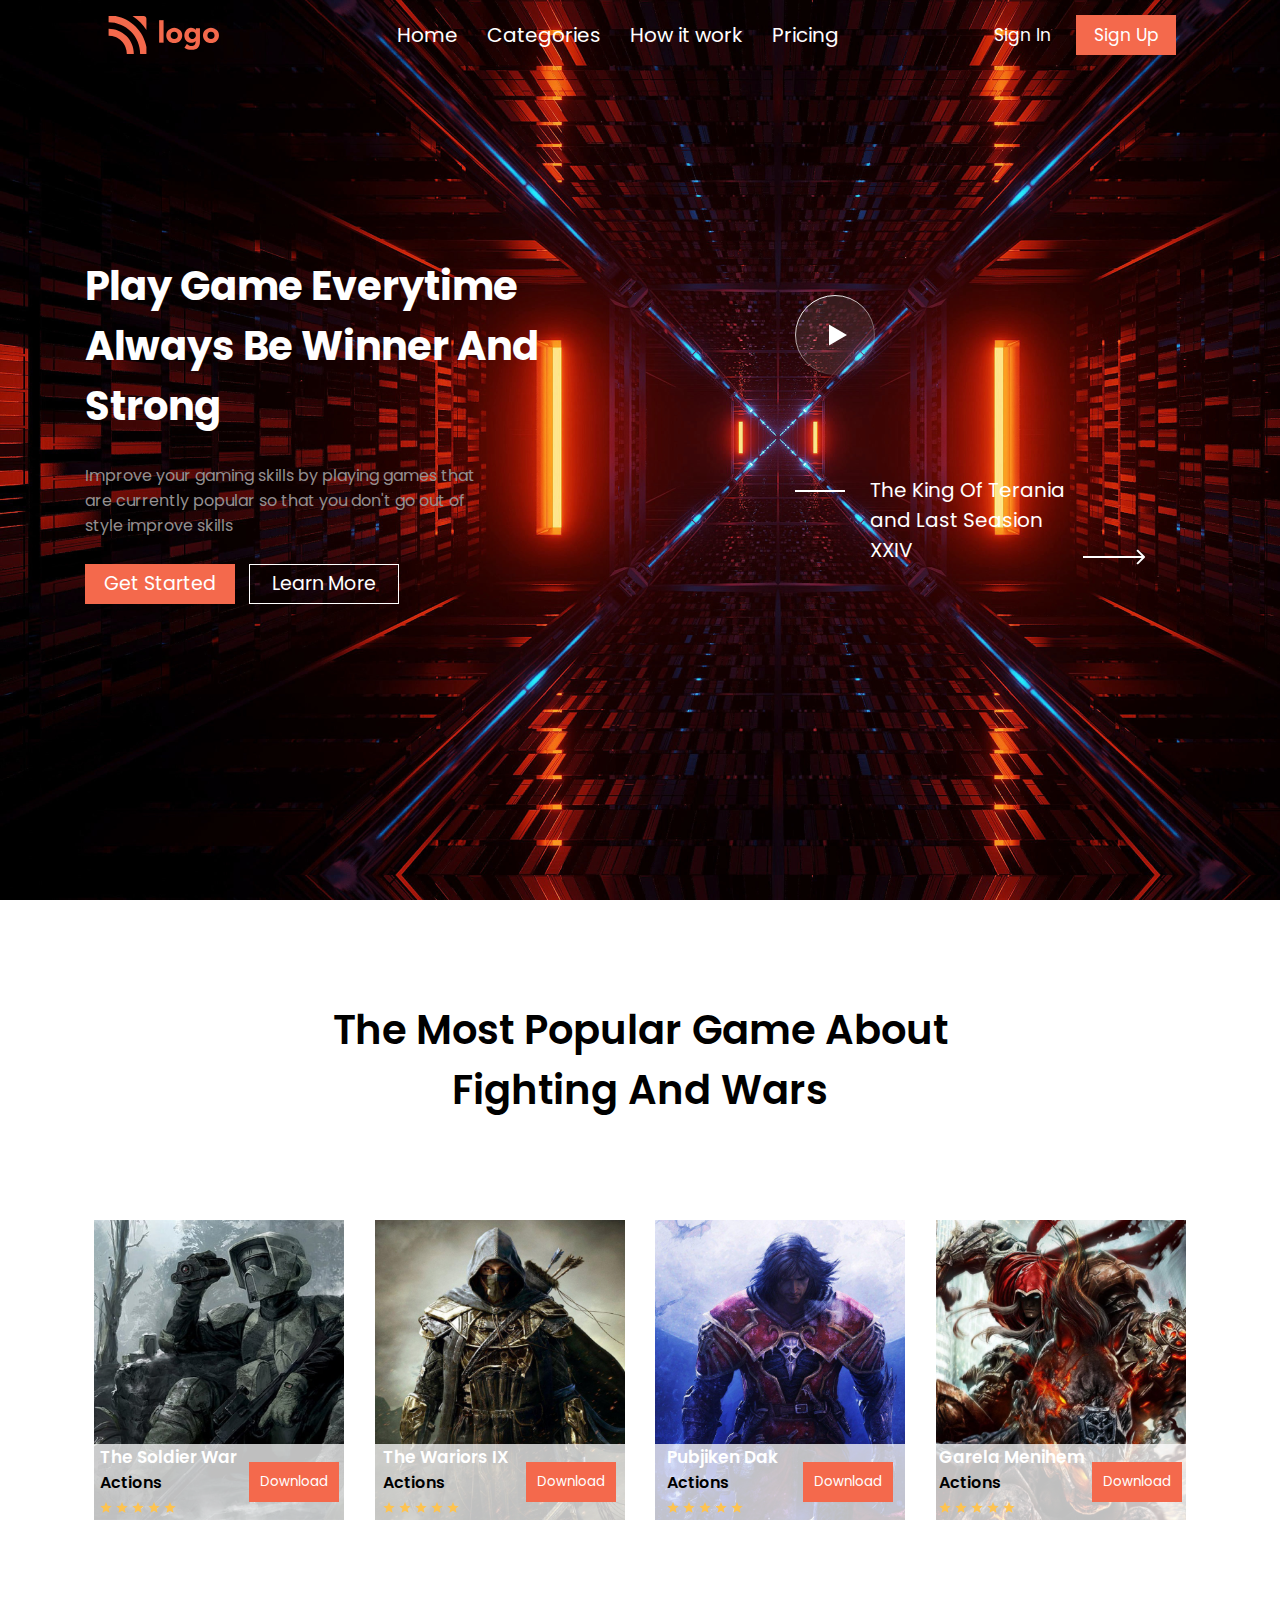
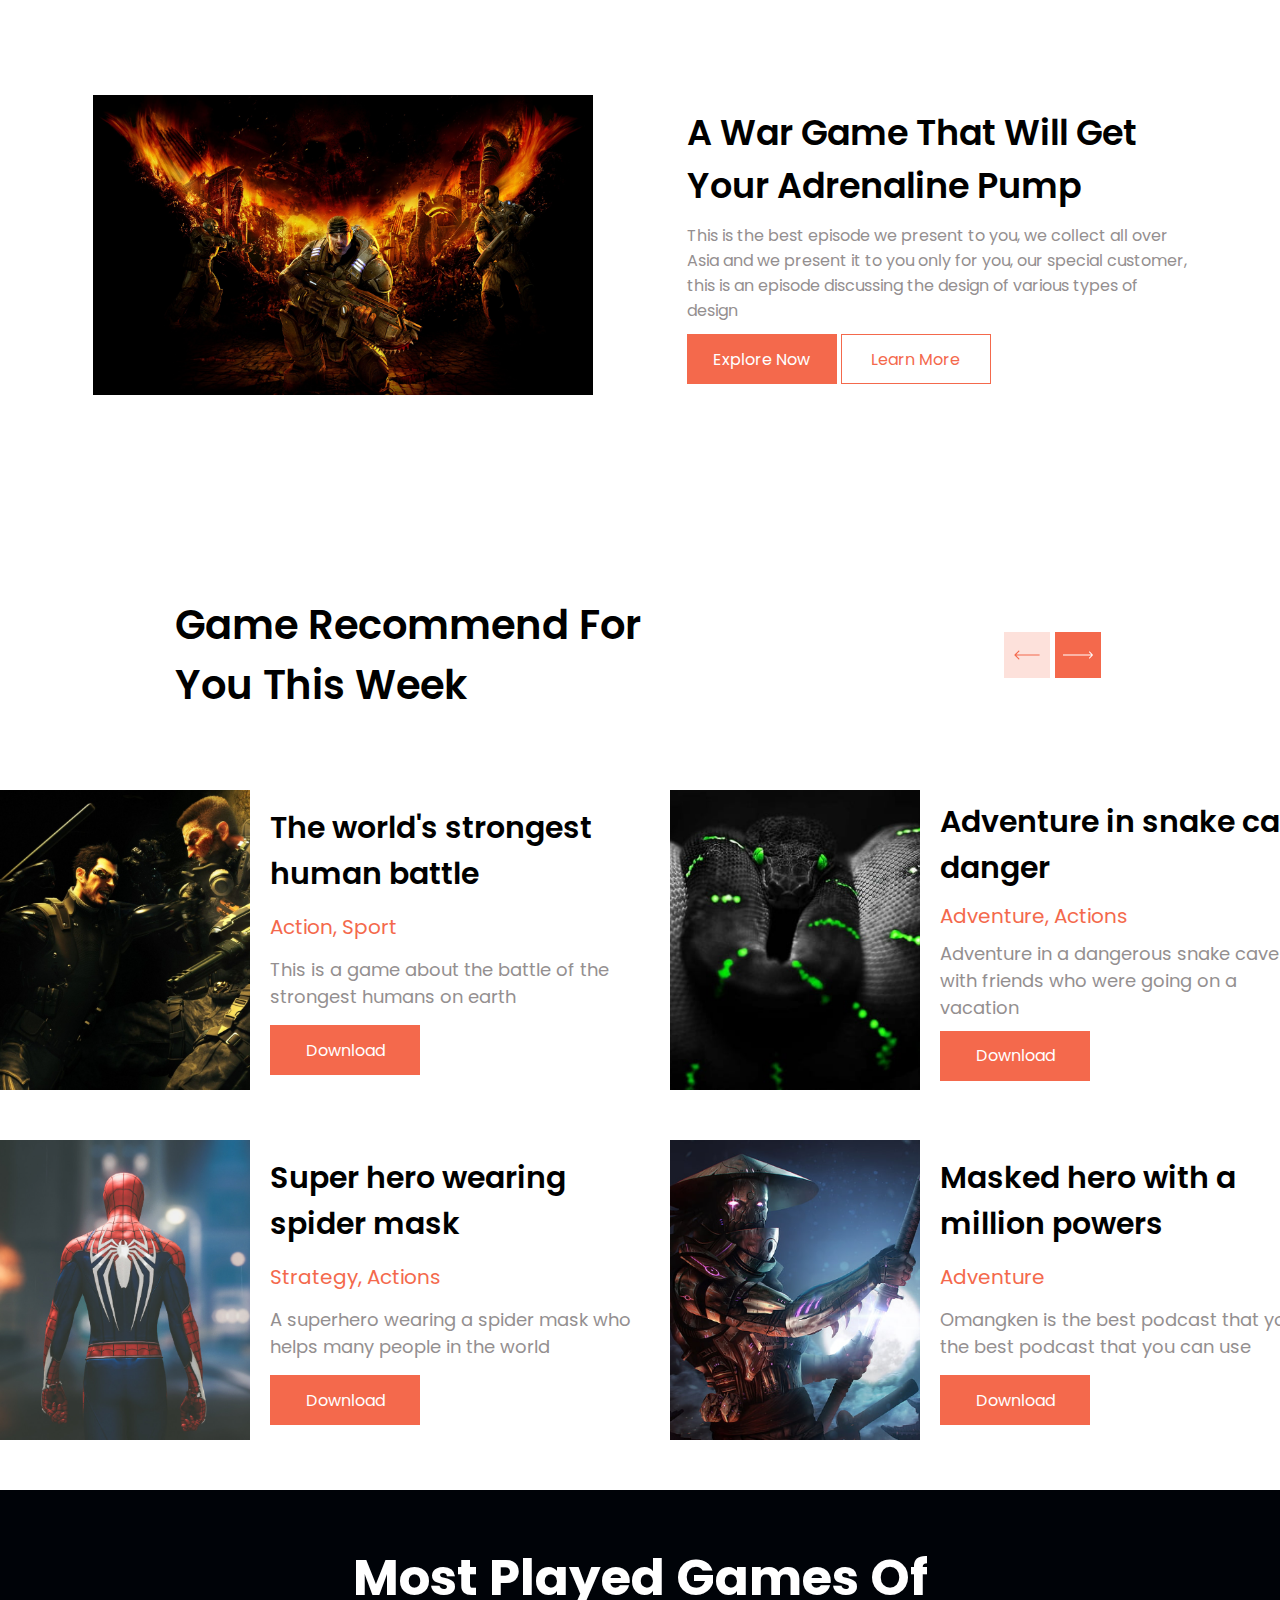
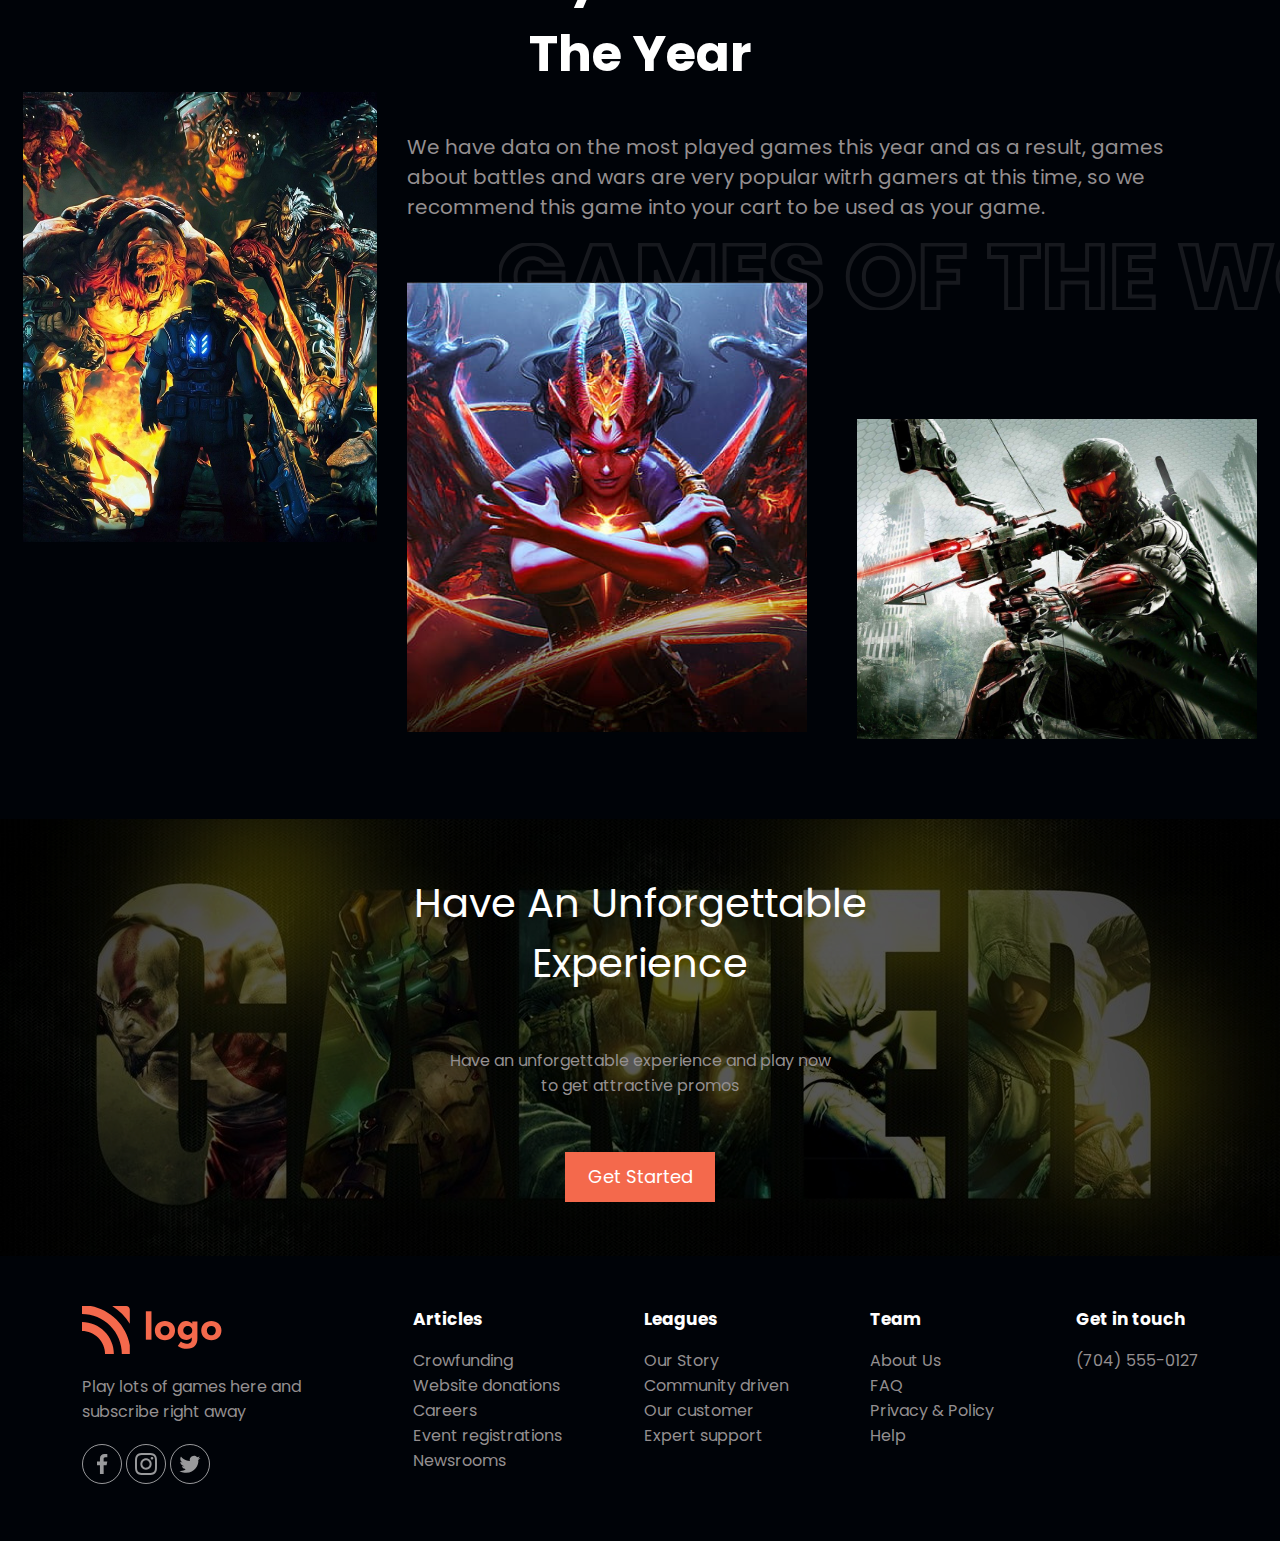
<file: Landing Pages/03_Project- Gaming Landing Page/index.html>
<!DOCTYPE html>
<html lang="en">
<head>
    <meta charset="UTF-8">
    <meta http-equiv="X-UA-Compatible" content="IE=edge">
    <meta name="viewport" content="width=device-width, initial-scale=1.0">
    <title>Gaming Page</title>
    <!-- CSS -->
    <link rel="stylesheet" href="style.css">
    <!-- Font -->
    <link rel="preconnect" href="https://fonts.googleapis.com">
    <link rel="preconnect" href="https://fonts.gstatic.com" crossorigin>
    <link href="https://fonts.googleapis.com/css2?family=Poppins:wght@300;600&display=swap" rel="stylesheet">
</head>
<body>
    <header>
        <!-- Navbar -->
        <nav>
            <svg width="120" height="38" viewBox="0 0 140 48" fill="none" xmlns="http://www.w3.org/2000/svg">
                <path d="M0 15.9976V24.8839C3.02378 24.8818 6.0183 25.4784 8.81221 26.6398C11.6061 27.8011 14.1446 29.5043 16.2824 31.6519C18.4196 33.7987 20.1146 36.3475 21.2703 39.1526C22.4261 41.9576 23.0199 44.964 23.018 47.9997H31.8604C31.8524 39.5157 28.4933 31.3815 22.5202 25.3819C16.5472 19.3822 8.44802 16.0073 0 15.9976H0Z" fill="#F4694C"/>
                <path d="M44.2203 0H30.207C37.2961 4.51154 43.3028 10.543 47.7963 17.6615V3.58863C47.7956 2.63664 47.4186 1.72386 46.748 1.05093C46.0775 0.378005 45.1683 -2.35566e-07 44.2203 0V0Z" fill="#F4694C"/>
                <path d="M8.80468 0H0V8.00084C10.5603 8.01188 20.6849 12.2296 28.1523 19.7284C35.6197 27.2273 39.8198 37.3948 39.8311 48H47.7969V39.1579C45.9958 29.4398 41.3066 20.4973 34.3464 13.5076C27.3863 6.51787 18.4816 1.80868 8.80468 0V0Z" fill="#F4694C"/>
                <path d="M69.4705 5.28369H63.8582V33.6921H69.4705V5.28369Z" fill="#F4694C"/>
                <path d="M90.1061 17.5917C89.1718 16.7388 88.0781 16.0806 86.8886 15.6553C84.3333 14.7542 81.5486 14.7542 78.9933 15.6553C77.8033 16.0803 76.7092 16.7385 75.7746 17.5917C74.858 18.4403 74.1258 19.4698 73.6237 20.6157C73.1048 21.8658 72.8376 23.2068 72.8376 24.5612C72.8376 25.9156 73.1048 27.2566 73.6237 28.5067C74.1239 29.6559 74.8563 30.6882 75.7746 31.5383C76.7075 32.3921 77.801 33.05 78.9908 33.4734C81.5458 34.3761 84.3311 34.3761 86.8861 33.4734C88.0762 33.05 89.1701 32.3921 90.1036 31.5383C91.0215 30.6879 91.7538 29.6556 92.2544 28.5067C92.7733 27.2566 93.0405 25.9156 93.0405 24.5612C93.0405 23.2068 92.7733 21.8658 92.2544 20.6157C91.7528 19.4702 91.0215 18.4408 90.1061 17.5917ZM86.2522 27.9067C85.3433 28.7288 84.1635 29.1838 82.9403 29.1838C81.7172 29.1838 80.5373 28.7288 79.6285 27.9067C78.8647 26.9597 78.4478 25.778 78.4478 24.5593C78.4478 23.3406 78.8647 22.1589 79.6285 21.2119C80.5373 20.3898 81.7172 19.9348 82.9403 19.9348C84.1635 19.9348 85.3433 20.3898 86.2522 21.2119C87.016 22.1589 87.4328 23.3406 87.4328 24.5593C87.4328 25.778 87.016 26.9597 86.2522 27.9067V27.9067Z" fill="#F4694C"/>
                <path d="M110.255 17.8352H110.185C109.925 17.4692 109.624 17.1352 109.286 16.8398C108.878 16.477 108.426 16.1672 107.941 15.9177C106.714 15.2856 105.352 14.9634 103.974 14.9792C102.765 14.9579 101.57 15.2355 100.494 15.7876C99.4917 16.309 98.6063 17.0317 97.8932 17.9109C97.1661 18.8172 96.6082 19.8481 96.2468 20.9539C95.8624 22.0931 95.6665 23.2879 95.6669 24.4907C95.6527 25.7819 95.8683 27.0652 96.3034 28.2802C96.6976 29.389 97.3121 30.4058 98.1096 31.2688C98.9041 32.1134 99.8684 32.7786 100.938 33.2204C102.102 33.6966 103.349 33.9329 104.605 33.9152C105.534 33.899 106.453 33.7146 107.317 33.3707C108.286 33.0017 109.125 32.3546 109.73 31.5101H109.806V33.2785C109.827 33.8684 109.73 34.4565 109.521 35.0082C109.312 35.5599 108.996 36.064 108.59 36.4907C108.075 36.9484 107.472 37.2964 106.819 37.5135C106.166 37.7306 105.476 37.8124 104.791 37.7539C103.704 37.7661 102.627 37.5483 101.63 37.1147C100.638 36.6695 99.7122 36.0879 98.8794 35.3867L95.7738 40.0415C97.0432 41.0682 98.527 41.7941 100.115 42.1648C101.685 42.5276 103.292 42.7102 104.904 42.7093C108.446 42.7093 111.084 41.8137 112.817 40.0225C114.55 38.2314 115.417 35.6074 115.418 32.1505V15.4301H110.261L110.255 17.8352ZM109.918 26.1581C109.697 26.6928 109.372 27.1783 108.963 27.5867C108.547 28.0032 108.059 28.3405 107.523 28.5821C106.966 28.8303 106.364 28.9586 105.755 28.9586C105.146 28.9586 104.544 28.8303 103.987 28.5821C103.458 28.3371 102.977 28.0001 102.565 27.5867C102.154 27.1749 101.828 26.6857 101.606 26.1473C101.384 25.609 101.27 25.0319 101.27 24.4491C101.27 23.8662 101.384 23.2891 101.606 22.7508C101.828 22.2124 102.154 21.7233 102.565 21.3114C102.977 20.898 103.459 20.5607 103.987 20.3147C104.544 20.0674 105.146 19.9396 105.755 19.9396C106.364 19.9396 106.966 20.0674 107.523 20.3147C108.059 20.5573 108.547 20.8949 108.963 21.3114C109.581 21.9346 110.001 22.7273 110.171 23.5897C110.34 24.4521 110.253 25.3457 109.918 26.1581V26.1581Z" fill="#F4694C"/>
                <path d="M136.503 17.5917C135.568 16.7388 134.475 16.0806 133.285 15.6553C130.73 14.7542 127.945 14.7542 125.39 15.6553C124.2 16.0803 123.106 16.7385 122.171 17.5917C121.255 18.4403 120.523 19.4698 120.02 20.6157C119.502 21.8658 119.234 23.2068 119.234 24.5612C119.234 25.9156 119.502 27.2566 120.02 28.5067C120.521 29.6559 121.253 30.6882 122.171 31.5383C123.105 32.3924 124.199 33.0503 125.39 33.4734C127.945 34.3761 130.73 34.3761 133.285 33.4734C134.475 33.05 135.569 32.3921 136.503 31.5383C137.421 30.6882 138.154 29.6559 138.654 28.5067C139.173 27.2566 139.44 25.9156 139.44 24.5612C139.44 23.2068 139.173 21.8658 138.654 20.6157C138.152 19.4698 137.419 18.4403 136.503 17.5917V17.5917ZM132.649 27.9067C131.74 28.7288 130.56 29.1838 129.337 29.1838C128.114 29.1838 126.934 28.7288 126.025 27.9067C125.261 26.9597 124.845 25.778 124.845 24.5593C124.845 23.3406 125.261 22.1589 126.025 21.2119C126.934 20.3898 128.114 19.9348 129.337 19.9348C130.56 19.9348 131.74 20.3898 132.649 21.2119C133.413 22.1589 133.83 23.3406 133.83 24.5593C133.83 25.778 133.413 26.9597 132.649 27.9067Z" fill="#F4694C"/>
            </svg>
            <ul class="list">
                <li class="list-items">Home</li>
                <li class="list-items">Categories</li>
                <li class="list-items">How it work</li>
                <li class="list-items">Pricing</li>
            </ul>
            <div>
                <button class="navbutton">Sign In</button>
                <button class="navbutton">Sign Up</button>
            </div>
        </nav>
        <!-- Section 1 -->
        <section class="sec1">
            <div class="sec1left">
                <div class="l1text1">Play Game Everytime Always Be Winner And Strong</div>
                <div class="l1text2">Improve your gaming skills by playing games that are currently popular so that you don't go out of style improve skills</div>
                <div class="l1button">
                    <button class="l1btn">Get Started</button>
                    <button class="l1btn">Learn More</button>
                </div>
            </div>
            <div class="sec1right">
                <svg width="80" height="80" viewBox="0 0 80 80" fill="none" xmlns="http://www.w3.org/2000/svg">
                    <g filter="url(#filter0_b_7_2778)">
                    <circle cx="40" cy="40" r="40" fill="white" fill-opacity="0.1"/>
                    <circle cx="40" cy="40" r="39.5" stroke="url(#paint0_linear_7_2778)"/>
                    </g>
                    <path d="M52 40L34 50.3923V29.6077L52 40Z" fill="white"/>
                    <defs>
                    <filter id="filter0_b_7_2778" x="-24" y="-24" width="128" height="128" filterUnits="userSpaceOnUse" color-interpolation-filters="sRGB">
                    <feFlood flood-opacity="0" result="BackgroundImageFix"/>
                    <feGaussianBlur in="BackgroundImageFix" stdDeviation="12"/>
                    <feComposite in2="SourceAlpha" operator="in" result="effect1_backgroundBlur_7_2778"/>
                    <feBlend mode="normal" in="SourceGraphic" in2="effect1_backgroundBlur_7_2778" result="shape"/>
                    </filter>
                    <linearGradient id="paint0_linear_7_2778" x1="17" y1="5" x2="55" y2="72" gradientUnits="userSpaceOnUse">
                    <stop stop-color="white"/>
                    <stop offset="1" stop-color="white" stop-opacity="0"/>
                    </linearGradient>
                    </defs>
                </svg>
                <div class="r1div">
                    <div class="r1line"></div>
                    <div class="r1text">The King Of Terania and Last Seasion XXIV</div>
                    <svg width="62" height="16" viewBox="0 0 62 16" fill="none" xmlns="http://www.w3.org/2000/svg">
                        <path d="M1 7H0V9H1V7ZM61.7071 8.70711C62.0976 8.31658 62.0976 7.68342 61.7071 7.29289L55.3431 0.928932C54.9526 0.538408 54.3195 0.538408 53.9289 0.928932C53.5384 1.31946 53.5384 1.95262 53.9289 2.34315L59.5858 8L53.9289 13.6569C53.5384 14.0474 53.5384 14.6805 53.9289 15.0711C54.3195 15.4616 54.9526 15.4616 55.3431 15.0711L61.7071 8.70711ZM1 9H61V7H1V9Z" fill="white"/>
                    </svg>                    
                </div>    
            </div>
        </section>
    </header>
    <!-- Section 2 -->
    <section class="sec2">
        <div class="sec2text">The Most Popular Game About Fighting And Wars</div>
        <div class="sec2boxes">
            <div class="game1">
                <div>
                    <div>
                        <span class="gametitle">The Soldier War</span>
                        <span class="genre">Actions</span>
                        <div class="rating">
                            <svg width="12" height="11" viewBox="0 0 12 11" fill="none" xmlns="http://www.w3.org/2000/svg">
                                <path d="M6 0L7.55881 3.85449L11.7063 4.1459L8.5222 6.81951L9.52671 10.8541L6 8.652L2.47329 10.8541L3.4778 6.81951L0.293661 4.1459L4.44119 3.85449L6 0Z" fill="#FDC350"/>
                            </svg>
                            <svg width="12" height="11" viewBox="0 0 12 11" fill="none" xmlns="http://www.w3.org/2000/svg">
                                <path d="M6 0L7.55881 3.85449L11.7063 4.1459L8.5222 6.81951L9.52671 10.8541L6 8.652L2.47329 10.8541L3.4778 6.81951L0.293661 4.1459L4.44119 3.85449L6 0Z" fill="#FDC350"/>
                            </svg>
                            <svg width="12" height="11" viewBox="0 0 12 11" fill="none" xmlns="http://www.w3.org/2000/svg">
                                <path d="M6 0L7.55881 3.85449L11.7063 4.1459L8.5222 6.81951L9.52671 10.8541L6 8.652L2.47329 10.8541L3.4778 6.81951L0.293661 4.1459L4.44119 3.85449L6 0Z" fill="#FDC350"/>
                            </svg>
                            <svg width="12" height="11" viewBox="0 0 12 11" fill="none" xmlns="http://www.w3.org/2000/svg">
                                <path d="M6 0L7.55881 3.85449L11.7063 4.1459L8.5222 6.81951L9.52671 10.8541L6 8.652L2.47329 10.8541L3.4778 6.81951L0.293661 4.1459L4.44119 3.85449L6 0Z" fill="#FDC350"/>
                            </svg>
                            <svg width="12" height="11" viewBox="0 0 12 11" fill="none" xmlns="http://www.w3.org/2000/svg">
                                <path d="M6 0L7.55881 3.85449L11.7063 4.1459L8.5222 6.81951L9.52671 10.8541L6 8.652L2.47329 10.8541L3.4778 6.81951L0.293661 4.1459L4.44119 3.85449L6 0Z" fill="#FDC350"/>
                            </svg>
                        </div>
                    </div>
                    <button class="download">Download</button>
                </div>
            </div>
            <div class="game2">
                <div>
                    <div>
                        <span class="gametitle">The Wariors IX</span>
                        <span class="genre">Actions</span>
                        <div class="rating">
                            <svg width="12" height="11" viewBox="0 0 12 11" fill="none" xmlns="http://www.w3.org/2000/svg">
                                <path d="M6 0L7.55881 3.85449L11.7063 4.1459L8.5222 6.81951L9.52671 10.8541L6 8.652L2.47329 10.8541L3.4778 6.81951L0.293661 4.1459L4.44119 3.85449L6 0Z" fill="#FDC350"/>
                            </svg>
                            <svg width="12" height="11" viewBox="0 0 12 11" fill="none" xmlns="http://www.w3.org/2000/svg">
                                <path d="M6 0L7.55881 3.85449L11.7063 4.1459L8.5222 6.81951L9.52671 10.8541L6 8.652L2.47329 10.8541L3.4778 6.81951L0.293661 4.1459L4.44119 3.85449L6 0Z" fill="#FDC350"/>
                            </svg>
                            <svg width="12" height="11" viewBox="0 0 12 11" fill="none" xmlns="http://www.w3.org/2000/svg">
                                <path d="M6 0L7.55881 3.85449L11.7063 4.1459L8.5222 6.81951L9.52671 10.8541L6 8.652L2.47329 10.8541L3.4778 6.81951L0.293661 4.1459L4.44119 3.85449L6 0Z" fill="#FDC350"/>
                            </svg>
                            <svg width="12" height="11" viewBox="0 0 12 11" fill="none" xmlns="http://www.w3.org/2000/svg">
                                <path d="M6 0L7.55881 3.85449L11.7063 4.1459L8.5222 6.81951L9.52671 10.8541L6 8.652L2.47329 10.8541L3.4778 6.81951L0.293661 4.1459L4.44119 3.85449L6 0Z" fill="#FDC350"/>
                            </svg>
                            <svg width="12" height="11" viewBox="0 0 12 11" fill="none" xmlns="http://www.w3.org/2000/svg">
                                <path d="M6 0L7.55881 3.85449L11.7063 4.1459L8.5222 6.81951L9.52671 10.8541L6 8.652L2.47329 10.8541L3.4778 6.81951L0.293661 4.1459L4.44119 3.85449L6 0Z" fill="#FDC350"/>
                            </svg>
                        </div>
                    </div>
                    <button class="download">Download</button>
                </div>
            </div>
            <div class="game3">
                <div>
                    <div>
                        <span class="gametitle">Pubjiken Dak</span>
                        <span class="genre">Actions</span>
                        <div class="rating">
                            <svg width="12" height="11" viewBox="0 0 12 11" fill="none" xmlns="http://www.w3.org/2000/svg">
                                <path d="M6 0L7.55881 3.85449L11.7063 4.1459L8.5222 6.81951L9.52671 10.8541L6 8.652L2.47329 10.8541L3.4778 6.81951L0.293661 4.1459L4.44119 3.85449L6 0Z" fill="#FDC350"/>
                            </svg>
                            <svg width="12" height="11" viewBox="0 0 12 11" fill="none" xmlns="http://www.w3.org/2000/svg">
                                <path d="M6 0L7.55881 3.85449L11.7063 4.1459L8.5222 6.81951L9.52671 10.8541L6 8.652L2.47329 10.8541L3.4778 6.81951L0.293661 4.1459L4.44119 3.85449L6 0Z" fill="#FDC350"/>
                            </svg>
                            <svg width="12" height="11" viewBox="0 0 12 11" fill="none" xmlns="http://www.w3.org/2000/svg">
                                <path d="M6 0L7.55881 3.85449L11.7063 4.1459L8.5222 6.81951L9.52671 10.8541L6 8.652L2.47329 10.8541L3.4778 6.81951L0.293661 4.1459L4.44119 3.85449L6 0Z" fill="#FDC350"/>
                            </svg>
                            <svg width="12" height="11" viewBox="0 0 12 11" fill="none" xmlns="http://www.w3.org/2000/svg">
                                <path d="M6 0L7.55881 3.85449L11.7063 4.1459L8.5222 6.81951L9.52671 10.8541L6 8.652L2.47329 10.8541L3.4778 6.81951L0.293661 4.1459L4.44119 3.85449L6 0Z" fill="#FDC350"/>
                            </svg>
                            <svg width="12" height="11" viewBox="0 0 12 11" fill="none" xmlns="http://www.w3.org/2000/svg">
                                <path d="M6 0L7.55881 3.85449L11.7063 4.1459L8.5222 6.81951L9.52671 10.8541L6 8.652L2.47329 10.8541L3.4778 6.81951L0.293661 4.1459L4.44119 3.85449L6 0Z" fill="#FDC350"/>
                            </svg>
                        </div>
                    </div>
                    <button class="download">Download</button>
                </div>
            </div>
            <div class="game4">
                <div>
                    <div>
                        <span class="gametitle">Garela Menihem</span>
                        <span class="genre">Actions</span>
                        <div class="rating">
                            <svg width="12" height="11" viewBox="0 0 12 11" fill="none" xmlns="http://www.w3.org/2000/svg">
                                <path d="M6 0L7.55881 3.85449L11.7063 4.1459L8.5222 6.81951L9.52671 10.8541L6 8.652L2.47329 10.8541L3.4778 6.81951L0.293661 4.1459L4.44119 3.85449L6 0Z" fill="#FDC350"/>
                            </svg>
                            <svg width="12" height="11" viewBox="0 0 12 11" fill="none" xmlns="http://www.w3.org/2000/svg">
                                <path d="M6 0L7.55881 3.85449L11.7063 4.1459L8.5222 6.81951L9.52671 10.8541L6 8.652L2.47329 10.8541L3.4778 6.81951L0.293661 4.1459L4.44119 3.85449L6 0Z" fill="#FDC350"/>
                            </svg>
                            <svg width="12" height="11" viewBox="0 0 12 11" fill="none" xmlns="http://www.w3.org/2000/svg">
                                <path d="M6 0L7.55881 3.85449L11.7063 4.1459L8.5222 6.81951L9.52671 10.8541L6 8.652L2.47329 10.8541L3.4778 6.81951L0.293661 4.1459L4.44119 3.85449L6 0Z" fill="#FDC350"/>
                            </svg>
                            <svg width="12" height="11" viewBox="0 0 12 11" fill="none" xmlns="http://www.w3.org/2000/svg">
                                <path d="M6 0L7.55881 3.85449L11.7063 4.1459L8.5222 6.81951L9.52671 10.8541L6 8.652L2.47329 10.8541L3.4778 6.81951L0.293661 4.1459L4.44119 3.85449L6 0Z" fill="#FDC350"/>
                            </svg>
                            <svg width="12" height="11" viewBox="0 0 12 11" fill="none" xmlns="http://www.w3.org/2000/svg">
                                <path d="M6 0L7.55881 3.85449L11.7063 4.1459L8.5222 6.81951L9.52671 10.8541L6 8.652L2.47329 10.8541L3.4778 6.81951L0.293661 4.1459L4.44119 3.85449L6 0Z" fill="#FDC350"/>
                            </svg>
                        </div>
                    </div>
                    <button class="download">Download</button>
                </div>
            </div>
        </div>
    </section>
    <!-- Section 3 -->
    <section class="sec3">
        <img src="./Assets/Photos/Rectangle 57.png" alt="Game photo">
        <div>
            <span class="sec3text1">A War Game That Will Get Your Adrenaline Pump</span>
            <span class="sec3text2">This is the best episode we present to you, we collect all over Asia and we present it to you only for you, our special customer, this is an  episode discussing the design of various types of design</span>
            <div>
                <button class="sec3btn">Explore Now</button>
                <button class="sec3btn">Learn More</button>
            </div>
        </div>
    </section>
    <!-- Section 4 -->
    <section class="sec4">
        <span>Game Recommend For You This Week</span>
        <div>
            <div>
                <svg width="26" height="10" viewBox="0 0 26 10" fill="none" xmlns="http://www.w3.org/2000/svg">
                    <path d="M25 4.4H25.6V5.6H25V4.4ZM0.575735 5.42426C0.341421 5.18995 0.341421 4.81005 0.575735 4.57574L4.39411 0.757359C4.62843 0.523045 5.00833 0.523045 5.24264 0.757359C5.47696 0.991674 5.47696 1.37157 5.24264 1.60589L1.84853 5L5.24264 8.39411C5.47696 8.62843 5.47696 9.00833 5.24264 9.24264C5.00833 9.47696 4.62843 9.47696 4.39411 9.24264L0.575735 5.42426ZM25 5.6H1V4.4H25V5.6Z" fill="#F4694C"/>
                </svg>
            </div>
            <div>
                <svg width="30" height="20" viewBox="0 0 62 16" fill="none" xmlns="http://www.w3.org/2000/svg">
                <path d="M1 7H0V9H1V7ZM61.7071 8.70711C62.0976 8.31658 62.0976 7.68342 61.7071 7.29289L55.3431 0.928932C54.9526 0.538408 54.3195 0.538408 53.9289 0.928932C53.5384 1.31946 53.5384 1.95262 53.9289 2.34315L59.5858 8L53.9289 13.6569C53.5384 14.0474 53.5384 14.6805 53.9289 15.0711C54.3195 15.4616 54.9526 15.4616 55.3431 15.0711L61.7071 8.70711ZM1 9H61V7H1V9Z" fill="white"/>
                </svg>
            </div>
        </div>
    </section>
    <!-- Section 5 -->
    <section class="sec5">
        <div>
            <img src="./Assets/Photos/Rectangle 75.png" alt="Photo">
            <div>
                <span class="sec5title">The world's strongest human battle</span>
                <span class="sec5genre">Action, Sport</span>
                <span class="sec5text">This is a game about the battle of the strongest humans on earth</span>
                <button class="sec5btn">Download</button>
            </div>
        </div>
        <div>
            <img src="./Assets/Photos/Rectangle 76.png" alt="">
            <div>
                <span class="sec5title">Adventure in snake cave danger</span>
                <span class="sec5genre">Adventure, Actions</span>
                <span class="sec5text">Adventure in a dangerous snake cave with friends who were going on a vacation</span>
                <button class="sec5btn">Download</button>
            </div>
        </div>
        <div>
            <img src="./Assets/Photos/Rectangle 77.png" alt="">
            <div>
                <span class="sec5title">Super hero wearing spider mask</span>
                <span class="sec5genre">Strategy, Actions</span>
                <span class="sec5text">A superhero wearing a spider mask who helps many people in the world</span>
                <button class="sec5btn">Download</button>
            </div>
        </div>
        <div>
            <img src="./Assets/Photos/Rectangle 78.png" alt="">
            <div>
                <span class="sec5title">Masked hero with a million powers</span>
                <span class="sec5genre">Adventure</span>
                <span class="sec5text">Omangken is the best podcast that you is the best podcast that you can use</span>
                <button class="sec5btn">Download</button>
            </div>
        </div>
    </section>
    <!-- Section 6 -->
    <section class="sec6">
        <h1><span>Most Played Games Of The Year</span></h1>
        <div>
            <div class="item1"><img src="./Assets/Photos/Rectangle 17.png" alt="Game"></div> 
            <div class="item2">
                <span>We have data on the most played games this year and as a result, games about battles and wars are very popular witrh gamers at this time, so we recommend this game into your cart to be used as your game.</span>
                <div class="item2a">
                    <div class="item3"><img src="./Assets/Photos/Rectangle 18.png" alt="Game"></div>  
                    <div class="item4"><img src="./Assets/Photos/Rectangle 90.png" alt="Game"></div>
                </div>
            </div>
        </div>
        <svg width="938" height="67" viewBox="0 0 938 67" fill="none" xmlns="http://www.w3.org/2000/svg">
            <path d="M46.0389 21.84L44.2812 22.7942L44.8489 23.84H46.0389V21.84ZM40.9789 16.964L40.0247 18.7217L40.0543 18.7378L40.0845 18.7528L40.9789 16.964ZM21.1069 20.276L22.5744 21.6348L22.5806 21.6281L22.5868 21.6213L21.1069 20.276ZM21.2909 47.6L19.8376 48.974L19.8504 48.9876L19.8635 49.0009L21.2909 47.6ZM44.3829 49.624L43.2066 48.0065L43.1977 48.013L43.1889 48.0195L44.3829 49.624ZM50.2709 41.16L52.1683 41.7925L53.0457 39.16H50.2709V41.16ZM30.3069 41.16H28.3069V43.16H30.3069V41.16ZM30.3069 29.568V27.568H28.3069V29.568H30.3069ZM64.5309 29.568H66.5309V27.568H64.5309V29.568ZM64.5309 44.196L66.4482 44.7652L66.5309 44.4866V44.196H64.5309ZM58.5509 55.144L57.0167 53.8609L57.0098 53.8692L57.003 53.8775L58.5509 55.144ZM47.9709 63.332L47.0971 61.533L47.9709 63.332ZM16.3229 62.32L15.3352 64.0591L15.3479 64.0663L15.3607 64.0733L16.3229 62.32ZM4.63889 50.636L2.89058 51.6073L2.89513 51.6155L2.89977 51.6236L4.63889 50.636ZM4.63889 16.596L2.89459 15.6175L2.89058 15.6247L4.63889 16.596ZM16.3229 4.91199L17.2942 6.66031L17.3024 6.65575L17.3105 6.65112L16.3229 4.91199ZM52.8469 6.292L51.6898 7.92332L51.6987 7.92957L52.8469 6.292ZM63.4269 21.84V23.84H66.0115L65.3629 21.3381L63.4269 21.84ZM47.7966 20.8858C46.4336 18.375 44.4436 16.4603 41.8733 15.1751L40.0845 18.7528C41.9302 19.6757 43.3135 21.0117 44.2812 22.7942L47.7966 20.8858ZM41.9331 15.2063C39.439 13.8524 36.5521 13.216 33.3429 13.216V17.216C36.0217 17.216 38.2254 17.7449 40.0247 18.7217L41.9331 15.2063ZM33.3429 13.216C27.7618 13.216 23.1192 15.0892 19.627 18.9307L22.5868 21.6213C25.2279 18.7161 28.7427 17.216 33.3429 17.216V13.216ZM19.6394 18.9172C16.1541 22.6813 14.5069 27.6557 14.5069 33.616H18.5069C18.5069 28.4136 19.9264 24.4947 22.5744 21.6348L19.6394 18.9172ZM14.5069 33.616C14.5069 39.9269 16.2064 45.1334 19.8376 48.974L22.7442 46.226C19.9967 43.3199 18.5069 39.2037 18.5069 33.616H14.5069ZM19.8635 49.0009C23.569 52.7763 28.5752 54.568 34.6309 54.568V50.568C29.4012 50.568 25.5141 49.0477 22.7183 46.1991L19.8635 49.0009ZM34.6309 54.568C38.8471 54.568 42.5367 53.4909 45.5769 51.2285L43.1889 48.0195C40.9544 49.6824 38.1427 50.568 34.6309 50.568V54.568ZM45.5592 51.2415C48.6475 48.9955 50.8319 45.8016 52.1683 41.7925L48.3735 40.5275C47.2566 43.8784 45.5156 46.3272 43.2066 48.0065L45.5592 51.2415ZM50.2709 39.16H30.3069V43.16H50.2709V39.16ZM32.3069 41.16V29.568H28.3069V41.16H32.3069ZM30.3069 31.568H64.5309V27.568H30.3069V31.568ZM62.5309 29.568V44.196H66.5309V29.568H62.5309ZM62.6136 43.6268C61.5316 47.2716 59.6761 50.6812 57.0167 53.8609L60.085 56.4271C63.0683 52.8601 65.1996 48.9711 66.4482 44.7652L62.6136 43.6268ZM57.003 53.8775C54.4433 57.006 51.1549 59.5621 47.0971 61.533L48.8447 65.131C53.3736 62.9313 57.1385 60.0287 60.0988 56.4105L57.003 53.8775ZM47.0971 61.533C43.1097 63.4697 38.5693 64.46 33.4349 64.46V68.46C39.0951 68.46 44.2454 67.365 48.8447 65.131L47.0971 61.533ZM33.4349 64.46C27.3542 64.46 21.9876 63.1473 17.2851 60.5667L15.3607 64.0733C20.7168 67.0127 26.7582 68.46 33.4349 68.46V64.46ZM17.3105 60.5809C12.6562 57.9377 9.02121 54.3027 6.37801 49.6483L2.89977 51.6236C5.89924 56.9053 10.0536 61.0597 15.3352 64.0591L17.3105 60.5809ZM6.38721 49.6647C3.81168 45.0288 2.49889 39.6971 2.49889 33.616H-1.50111C-1.50111 40.2922 -0.0538983 46.3072 2.89058 51.6073L6.38721 49.6647ZM2.49889 33.616C2.49889 27.5349 3.81168 22.2032 6.38721 17.5673L2.89058 15.6247C-0.0538983 20.9248 -1.50111 26.9398 -1.50111 33.616H2.49889ZM6.38318 17.5745C9.02597 12.8634 12.6552 9.23753 17.2942 6.66031L15.3516 3.16368C10.0546 6.10647 5.89448 10.2699 2.8946 15.6175L6.38318 17.5745ZM17.3105 6.65112C21.9436 4.02002 27.2693 2.68 33.3429 2.68V-1.32C26.6592 -1.32 20.6382 0.161304 15.3352 3.17287L17.3105 6.65112ZM33.3429 2.68C40.739 2.68 46.815 4.46561 51.6898 7.9233L54.004 4.66069C48.3294 0.635715 41.4028 -1.32 33.3429 -1.32V2.68ZM51.6987 7.92957C56.6248 11.3835 59.8864 16.153 61.4909 22.3419L65.3629 21.3381C63.5327 14.2789 59.741 8.68314 53.9951 4.65442L51.6987 7.92957ZM63.4269 19.84H46.0389V23.84H63.4269V19.84ZM113.449 54.592L115.343 53.9504L114.883 52.592H113.449V54.592ZM89.345 54.592V52.592H87.9108L87.4507 53.9504L89.345 54.592ZM85.481 66V68H86.9152L87.3753 66.6416L85.481 66ZM69.013 66L67.1323 65.3195L66.1625 68H69.013V66ZM92.381 1.416V-0.584003H90.9778L90.5003 0.735523L92.381 1.416ZM110.597 1.416L112.478 0.735523L112 -0.584003H110.597V1.416ZM133.965 66V68H136.816L135.846 65.3195L133.965 66ZM117.313 66L115.419 66.6416L115.879 68H117.313V66ZM109.401 42.448V44.448H112.19L111.295 41.8067L109.401 42.448ZM101.397 18.804L103.291 18.1627L101.386 12.5342L99.5004 18.1693L101.397 18.804ZM93.485 42.448L91.5884 41.8133L90.7067 44.448H93.485V42.448ZM113.449 52.592H89.345V56.592H113.449V52.592ZM87.4507 53.9504L83.5867 65.3584L87.3753 66.6416L91.2393 55.2336L87.4507 53.9504ZM85.481 64H69.013V68H85.481V64ZM70.8937 66.6805L94.2617 2.09647L90.5003 0.735523L67.1323 65.3195L70.8937 66.6805ZM92.381 3.416H110.597V-0.584003H92.381V3.416ZM108.716 2.09647L132.084 66.6805L135.846 65.3195L112.478 0.735523L108.716 2.09647ZM133.965 64H117.313V68H133.965V64ZM119.207 65.3584L115.343 53.9504L111.555 55.2336L115.419 66.6416L119.207 65.3584ZM111.295 41.8067L103.291 18.1627L99.5026 19.4453L107.507 43.0893L111.295 41.8067ZM99.5004 18.1693L91.5884 41.8133L95.3816 43.0827L103.294 19.4387L99.5004 18.1693ZM93.485 44.448H109.401V40.448H93.485V44.448ZM214.217 1.416H216.217V-0.584003H214.217V1.416ZM214.217 66V68H216.217V66H214.217ZM198.485 66H196.485V68H198.485V66ZM198.485 27.268H200.485L196.611 26.5692L198.485 27.268ZM184.041 66V68H185.43L185.915 66.6988L184.041 66ZM171.345 66L169.472 66.7013L169.958 68H171.345V66ZM156.809 27.176L158.682 26.4747L154.809 27.176H156.809ZM156.809 66V68H158.809V66H156.809ZM141.077 66H139.077V68H141.077V66ZM141.077 1.416V-0.584003H139.077V1.416H141.077ZM159.661 1.416L161.515 0.664677L161.008 -0.584003H159.661V1.416ZM177.785 46.128L175.932 46.8793L177.795 51.4753L179.641 46.8728L177.785 46.128ZM195.725 1.416V-0.584003H194.373L193.869 0.671242L195.725 1.416ZM212.217 1.416V66H216.217V1.416H212.217ZM214.217 64H198.485V68H214.217V64ZM200.485 66V27.268H196.485V66H200.485ZM196.611 26.5692L182.167 65.3012L185.915 66.6988L200.359 27.9668L196.611 26.5692ZM184.041 64H171.345V68H184.041V64ZM173.218 65.2987L158.682 26.4747L154.936 27.8773L169.472 66.7013L173.218 65.2987ZM154.809 27.176V66H158.809V27.176H154.809ZM156.809 64H141.077V68H156.809V64ZM143.077 66V1.416H139.077V66H143.077ZM141.077 3.416H159.661V-0.584003H141.077V3.416ZM157.808 2.16732L175.932 46.8793L179.639 45.3767L161.515 0.664677L157.808 2.16732ZM179.641 46.8728L197.581 2.16076L193.869 0.671242L175.929 45.3832L179.641 46.8728ZM195.725 3.416H214.217V-0.584003H195.725V3.416ZM241.262 14.02V12.02H239.262V14.02H241.262ZM241.262 27.084H239.262V29.084H241.262V27.084ZM262.33 27.084H264.33V25.084H262.33V27.084ZM262.33 39.228V41.228H264.33V39.228H262.33ZM241.262 39.228V37.228H239.262V39.228H241.262ZM241.262 53.396H239.262V55.396H241.262V53.396ZM265.09 53.396H267.09V51.396H265.09V53.396ZM265.09 66V68H267.09V66H265.09ZM225.53 66H223.53V68H225.53V66ZM225.53 1.416V-0.584003H223.53V1.416H225.53ZM265.09 1.416H267.09V-0.584003H265.09V1.416ZM265.09 14.02V16.02H267.09V14.02H265.09ZM239.262 14.02V27.084H243.262V14.02H239.262ZM241.262 29.084H262.33V25.084H241.262V29.084ZM260.33 27.084V39.228H264.33V27.084H260.33ZM262.33 37.228H241.262V41.228H262.33V37.228ZM239.262 39.228V53.396H243.262V39.228H239.262ZM241.262 55.396H265.09V51.396H241.262V55.396ZM263.09 53.396V66H267.09V53.396H263.09ZM265.09 64H225.53V68H265.09V64ZM227.53 66V1.416H223.53V66H227.53ZM225.53 3.416H265.09V-0.584003H225.53V3.416ZM263.09 1.416V14.02H267.09V1.416H263.09ZM265.09 12.02H241.262V16.02H265.09V12.02ZM285.976 64.344L285.217 66.1946L285.976 64.344ZM276.96 57.536L275.348 58.7202L275.356 58.7307L275.364 58.7412L276.96 57.536ZM273.464 46.68V44.68H271.405L271.464 46.7379L273.464 46.68ZM290.208 46.68L292.197 46.4759L292.013 44.68H290.208V46.68ZM292.692 52.2L291.343 53.677L291.361 53.6933L291.379 53.7092L292.692 52.2ZM303.732 52.476L304.954 54.0586L304.977 54.0415L304.998 54.0239L303.732 52.476ZM304.1 44.012L302.685 45.4262L302.706 45.4464L302.726 45.466L304.1 44.012ZM300.144 41.436L299.338 43.2666L299.351 43.2724L299.364 43.2779L300.144 41.436ZM293.52 39.136L292.929 41.0469L292.939 41.0499L292.949 41.0528L293.52 39.136ZM283.308 35.272L282.43 37.0691L283.308 35.272ZM276.5 29.568L278.095 28.3618L276.5 29.568ZM280.18 5.648L281.404 7.2291L281.411 7.22374L281.418 7.21833L280.18 5.648ZM314.404 5.648L313.165 7.21833L313.172 7.22374L313.179 7.2291L314.404 5.648ZM321.396 19.816V21.816H323.499L323.393 19.7151L321.396 19.816ZM304.376 19.816L302.379 19.9334L302.49 21.816H304.376V19.816ZM302.076 14.94L300.763 16.4492L300.782 16.4658L300.802 16.4819L302.076 14.94ZM292.048 14.664L293.336 16.1938L293.359 16.1745L293.381 16.1545L292.048 14.664ZM293.244 23.864L294.265 22.1443L293.244 23.864ZM302.444 27.636L303.084 25.7414L303.072 25.7372L303.059 25.7331L302.444 27.636ZM312.564 31.684L311.669 33.4729L311.678 33.477L311.686 33.4811L312.564 31.684ZM319.372 37.296L317.791 38.5211L319.372 37.296ZM319.372 56.8L317.681 55.7307L317.674 55.7431L317.666 55.7557L319.372 56.8ZM311.276 63.976L310.381 62.1871L311.276 63.976ZM298.672 64.644C294.166 64.644 290.198 63.913 286.734 62.4934L285.217 66.1946C289.236 67.8417 293.732 68.644 298.672 68.644V64.644ZM286.734 62.4934C283.299 61.0858 280.593 59.0286 278.556 56.3308L275.364 58.7412C277.865 62.054 281.169 64.5356 285.217 66.1946L286.734 62.4934ZM278.571 56.3518C276.636 53.7169 275.575 50.5049 275.463 46.6221L271.464 46.7379C271.597 51.3191 272.868 55.3444 275.348 58.7202L278.571 56.3518ZM273.464 48.68H290.208V44.68H273.464V48.68ZM288.218 46.8841C288.5 49.6337 289.483 51.9786 291.343 53.677L294.04 50.723C293.079 49.8454 292.406 48.5103 292.197 46.4759L288.218 46.8841ZM291.379 53.7092C293.228 55.3166 295.568 56.04 298.212 56.04V52.04C296.317 52.04 294.977 51.5368 294.004 50.6908L291.379 53.7092ZM298.212 56.04C300.824 56.04 303.146 55.4558 304.954 54.0586L302.509 50.8934C301.618 51.5815 300.26 52.04 298.212 52.04V56.04ZM304.998 54.0239C306.858 52.5025 307.756 50.4073 307.756 47.968H303.756C303.756 49.3314 303.304 50.2415 302.465 50.9281L304.998 54.0239ZM307.756 47.968C307.756 45.8541 306.999 43.9992 305.473 42.558L302.726 45.466C303.408 46.1101 303.756 46.8926 303.756 47.968H307.756ZM305.514 42.5978C304.26 41.3442 302.714 40.3519 300.923 39.5941L299.364 43.2779C300.762 43.8694 301.854 44.5945 302.685 45.4262L305.514 42.5978ZM300.949 39.6054C299.302 38.8807 297.001 38.0862 294.091 37.2192L292.949 41.0528C295.804 41.9032 297.918 42.642 299.338 43.2666L300.949 39.6054ZM294.11 37.2251C289.995 35.9543 286.697 34.7015 284.185 33.4749L282.43 37.0691C285.193 38.4185 288.703 39.7416 292.929 41.0469L294.11 37.2251ZM284.185 33.4749C281.851 32.3348 279.821 30.6448 278.095 28.3618L274.904 30.7742C276.981 33.5205 279.49 35.6332 282.43 37.0691L284.185 33.4749ZM278.095 28.3618C276.523 26.2821 275.648 23.4611 275.648 19.724H271.648C271.648 24.0829 272.674 27.8245 274.904 30.7742L278.095 28.3618ZM275.648 19.724C275.648 14.267 277.588 10.1856 281.404 7.2291L278.955 4.0669C274.062 7.85706 271.648 13.1596 271.648 19.724H275.648ZM281.418 7.21833C285.337 4.12782 290.538 2.496 297.2 2.496V-1.504C289.878 -1.504 283.732 0.298847 278.941 4.07767L281.418 7.21833ZM297.2 2.496C303.994 2.496 309.253 4.13238 313.165 7.21833L315.642 4.07767C310.845 0.294285 304.635 -1.504 297.2 -1.504V2.496ZM313.179 7.2291C317.021 10.2056 319.117 14.3593 319.398 19.9169L323.393 19.7151C323.06 13.1287 320.495 7.83707 315.628 4.0669L313.179 7.2291ZM321.396 17.816H304.376V21.816H321.396V17.816ZM306.372 19.6986C306.222 17.145 305.251 14.9688 303.349 13.3981L300.802 16.4819C301.722 17.2418 302.284 18.3163 302.379 19.9334L306.372 19.6986ZM303.388 13.4308C301.549 11.8321 299.246 11.1 296.648 11.1V15.1C298.465 15.1 299.78 15.5946 300.763 16.4492L303.388 13.4308ZM296.648 11.1C294.366 11.1 292.321 11.7354 290.714 13.1735L293.381 16.1545C294.105 15.5073 295.127 15.1 296.648 15.1V11.1ZM290.759 13.1342C289.034 14.5873 288.3 16.6558 288.3 18.988H292.3C292.3 17.5175 292.731 16.7034 293.336 16.1938L290.759 13.1342ZM288.3 18.988C288.3 21.8562 289.722 24.0992 292.223 25.5837L294.265 22.1443C292.84 21.2981 292.3 20.2905 292.3 18.988H288.3ZM292.223 25.5837C294.382 26.8657 297.62 28.1775 301.828 29.5389L303.059 25.7331C298.926 24.3959 296.031 23.193 294.265 22.1443L292.223 25.5837ZM301.803 29.5306C305.927 30.9255 309.206 32.2413 311.669 33.4729L313.458 29.8951C310.769 28.5507 307.302 27.1679 303.084 25.7414L301.803 29.5306ZM311.686 33.4811C314.032 34.6271 316.066 36.2955 317.791 38.5211L320.952 36.0709C318.875 33.3898 316.369 31.3169 313.441 29.8869L311.686 33.4811ZM317.791 38.5211C319.36 40.5453 320.224 43.2407 320.224 46.772H324.224C324.224 42.5753 323.186 38.9533 320.952 36.0709L317.791 38.5211ZM320.224 46.772C320.224 50.0873 319.373 53.0568 317.681 55.7307L321.062 57.8693C323.173 54.5325 324.224 50.8167 324.224 46.772H320.224ZM317.666 55.7557C316.046 58.4021 313.648 60.5537 310.381 62.1871L312.17 65.7649C316.018 63.8409 319.018 61.2085 321.077 57.8443L317.666 55.7557ZM310.381 62.1871C307.156 63.7999 303.273 64.644 298.672 64.644V68.644C303.761 68.644 308.281 67.7094 312.17 65.7649L310.381 62.1871ZM365.201 62.412L364.223 64.1563L364.232 64.1613L365.201 62.412ZM353.149 50.636L351.418 51.6373L351.425 51.6496L351.432 51.6619L353.149 50.636ZM353.149 16.504L351.432 15.4781L351.428 15.4858L351.423 15.4936L353.149 16.504ZM365.201 4.728L364.232 2.97867L364.223 2.98372L365.201 4.728ZM398.597 4.728L397.619 6.47231L397.628 6.47731L398.597 4.728ZM410.557 16.504L408.822 17.4986L408.827 17.5065L408.831 17.5144L410.557 16.504ZM410.557 50.636L412.283 51.6464L412.289 51.6372L410.557 50.636ZM398.597 62.412L399.576 64.1563L398.597 62.412ZM394.273 47.14L392.795 45.7933L392.788 45.8006L392.781 45.808L394.273 47.14ZM394.273 19.908L392.781 21.24L392.794 21.2541L392.807 21.2679L394.273 19.908ZM369.433 19.816L367.967 18.4561L367.96 18.4634L367.953 18.4706L369.433 19.816ZM369.433 47.232L367.941 48.564L367.954 48.5781L367.967 48.5919L369.433 47.232ZM381.945 64.644C376.197 64.644 370.952 63.3124 366.171 60.6627L364.232 64.1613C369.632 67.1543 375.549 68.644 381.945 68.644V64.644ZM366.18 60.6677C361.46 58.0201 357.695 54.3446 354.866 49.6101L351.432 51.6619C354.614 56.986 358.884 61.1612 364.223 64.1563L366.18 60.6677ZM354.881 49.6348C352.126 44.871 350.733 39.5168 350.733 33.524H346.733C346.733 40.1659 348.285 46.2197 351.418 51.6373L354.881 49.6348ZM350.733 33.524C350.733 27.531 352.126 22.2117 354.875 17.5144L351.423 15.4936C348.285 20.855 346.733 26.8823 346.733 33.524H350.733ZM354.866 17.5299C357.695 12.7954 361.46 9.1199 366.18 6.47229L364.223 2.98372C358.884 5.97877 354.614 10.154 351.432 15.4781L354.866 17.5299ZM366.171 6.47731C370.952 3.82763 376.197 2.496 381.945 2.496V-1.504C375.549 -1.504 369.632 -0.0142975 364.232 2.97869L366.171 6.47731ZM381.945 2.496C387.693 2.496 392.904 3.82758 397.619 6.47229L399.576 2.98371C394.232 -0.0142517 388.341 -1.504 381.945 -1.504V2.496ZM397.628 6.47731C402.4 9.12241 406.122 12.7873 408.822 17.4986L412.292 15.5094C409.227 10.162 404.975 5.97625 399.567 2.97869L397.628 6.47731ZM408.831 17.5144C411.581 22.2117 412.973 27.531 412.973 33.524H416.973C416.973 26.8823 415.422 20.855 412.283 15.4936L408.831 17.5144ZM412.973 33.524C412.973 39.5168 411.581 44.871 408.826 49.6348L412.289 51.6372C415.422 46.2197 416.973 40.1659 416.973 33.524H412.973ZM408.831 49.6256C406.065 54.3517 402.335 58.0222 397.619 60.6677L399.576 64.1563C404.918 61.1591 409.162 56.979 412.283 51.6464L408.831 49.6256ZM397.619 60.6677C392.904 63.3124 387.693 64.644 381.945 64.644V68.644C388.341 68.644 394.232 67.1543 399.576 64.1563L397.619 60.6677ZM381.945 54.292C387.592 54.292 392.272 52.3849 395.765 48.472L392.781 45.808C390.142 48.7644 386.603 50.292 381.945 50.292V54.292ZM395.752 48.4867C399.284 44.6083 400.965 39.5524 400.965 33.524H396.965C396.965 38.7809 395.518 42.8024 392.795 45.7933L395.752 48.4867ZM400.965 33.524C400.965 27.4423 399.288 22.3747 395.74 18.5481L392.807 21.2679C395.514 24.1879 396.965 28.1977 396.965 33.524H400.965ZM395.765 18.576C392.272 14.6631 387.592 12.756 381.945 12.756V16.756C386.603 16.756 390.142 18.2836 392.781 21.24L395.765 18.576ZM381.945 12.756C376.257 12.756 371.525 14.6183 367.967 18.4561L370.9 21.1759C373.597 18.267 377.207 16.756 381.945 16.756V12.756ZM367.953 18.4706C364.47 22.302 362.833 27.3977 362.833 33.524H366.833C366.833 28.1196 368.263 24.0766 370.913 21.1613L367.953 18.4706ZM362.833 33.524C362.833 39.5971 364.474 44.6809 367.941 48.564L370.925 45.9C368.259 42.9138 366.833 38.8589 366.833 33.524H362.833ZM367.967 48.5919C371.525 52.4297 376.257 54.292 381.945 54.292V50.292C377.207 50.292 373.597 48.781 370.9 45.8721L367.967 48.5919ZM465.77 1.416H467.77V-0.584003H465.77V1.416ZM465.77 14.02V16.02H467.77V14.02H465.77ZM439.457 14.02V12.02H437.457V14.02H439.457ZM439.457 27.636H437.457V29.636H439.457V27.636ZM459.145 27.636H461.145V25.636H459.145V27.636ZM459.145 39.872V41.872H461.145V39.872H459.145ZM439.457 39.872V37.872H437.457V39.872H439.457ZM439.457 66V68H441.457V66H439.457ZM423.725 66H421.725V68H423.725V66ZM423.725 1.416V-0.584003H421.725V1.416H423.725ZM463.77 1.416V14.02H467.77V1.416H463.77ZM465.77 12.02H439.457V16.02H465.77V12.02ZM437.457 14.02V27.636H441.457V14.02H437.457ZM439.457 29.636H459.145V25.636H439.457V29.636ZM457.145 27.636V39.872H461.145V27.636H457.145ZM459.145 37.872H439.457V41.872H459.145V37.872ZM437.457 39.872V66H441.457V39.872H437.457ZM439.457 64H423.725V68H439.457V64ZM425.725 66V1.416H421.725V66H425.725ZM423.725 3.416H465.77V-0.584003H423.725V3.416ZM539.994 1.416H541.994V-0.584003H539.994V1.416ZM539.994 14.02V16.02H541.994V14.02H539.994ZM522.882 14.02V12.02H520.882V14.02H522.882ZM522.882 66V68H524.882V66H522.882ZM507.15 66H505.15V68H507.15V66ZM507.15 14.02H509.15V12.02H507.15V14.02ZM490.038 14.02H488.038V16.02H490.038V14.02ZM490.038 1.416V-0.584003H488.038V1.416H490.038ZM537.994 1.416V14.02H541.994V1.416H537.994ZM539.994 12.02H522.882V16.02H539.994V12.02ZM520.882 14.02V66H524.882V14.02H520.882ZM522.882 64H507.15V68H522.882V64ZM509.15 66V14.02H505.15V66H509.15ZM507.15 12.02H490.038V16.02H507.15V12.02ZM492.038 14.02V1.416H488.038V14.02H492.038ZM490.038 3.416H539.994V-0.584003H490.038V3.416ZM603.826 1.416H605.826V-0.584003H603.826V1.416ZM603.826 66V68H605.826V66H603.826ZM588.094 66H586.094V68H588.094V66ZM588.094 39.412H590.094V37.412H588.094V39.412ZM563.622 39.412V37.412H561.622V39.412H563.622ZM563.622 66V68H565.622V66H563.622ZM547.89 66H545.89V68H547.89V66ZM547.89 1.416V-0.584003H545.89V1.416H547.89ZM563.622 1.416H565.622V-0.584003H563.622V1.416ZM563.622 26.716H561.622V28.716H563.622V26.716ZM588.094 26.716V28.716H590.094V26.716H588.094ZM588.094 1.416V-0.584003H586.094V1.416H588.094ZM601.826 1.416V66H605.826V1.416H601.826ZM603.826 64H588.094V68H603.826V64ZM590.094 66V39.412H586.094V66H590.094ZM588.094 37.412H563.622V41.412H588.094V37.412ZM561.622 39.412V66H565.622V39.412H561.622ZM563.622 64H547.89V68H563.622V64ZM549.89 66V1.416H545.89V66H549.89ZM547.89 3.416H563.622V-0.584003H547.89V3.416ZM561.622 1.416V26.716H565.622V1.416H561.622ZM563.622 28.716H588.094V24.716H563.622V28.716ZM590.094 26.716V1.416H586.094V26.716H590.094ZM588.094 3.416H603.826V-0.584003H588.094V3.416ZM630.914 14.02V12.02H628.914V14.02H630.914ZM630.914 27.084H628.914V29.084H630.914V27.084ZM651.983 27.084H653.983V25.084H651.983V27.084ZM651.983 39.228V41.228H653.983V39.228H651.983ZM630.914 39.228V37.228H628.914V39.228H630.914ZM630.914 53.396H628.914V55.396H630.914V53.396ZM654.742 53.396H656.742V51.396H654.742V53.396ZM654.742 66V68H656.742V66H654.742ZM615.182 66H613.182V68H615.182V66ZM615.182 1.416V-0.584003H613.182V1.416H615.182ZM654.742 1.416H656.742V-0.584003H654.742V1.416ZM654.742 14.02V16.02H656.742V14.02H654.742ZM628.914 14.02V27.084H632.914V14.02H628.914ZM630.914 29.084H651.983V25.084H630.914V29.084ZM649.983 27.084V39.228H653.983V27.084H649.983ZM651.983 37.228H630.914V41.228H651.983V37.228ZM628.914 39.228V53.396H632.914V39.228H628.914ZM630.914 55.396H654.742V51.396H630.914V55.396ZM652.742 53.396V66H656.742V53.396H652.742ZM654.742 64H615.182V68H654.742V64ZM617.182 66V1.416H613.182V66H617.182ZM615.182 3.416H654.742V-0.584003H615.182V3.416ZM652.742 1.416V14.02H656.742V1.416H652.742ZM654.742 12.02H630.914V16.02H654.742V12.02ZM773.324 1.416L775.259 1.92051L775.912 -0.584003H773.324V1.416ZM756.488 66V68H758.034L758.423 66.5045L756.488 66ZM737.444 66L735.5 66.4712L735.871 68H737.444V66ZM727.14 23.496L729.084 23.0248L725.2 23.009L727.14 23.496ZM716.468 66V68H718.028L718.408 66.487L716.468 66ZM697.424 66L695.485 66.4916L695.868 68H697.424V66ZM681.048 1.416V-0.584003H678.478L679.109 1.90757L681.048 1.416ZM697.884 1.416L699.846 1.0282L699.527 -0.584003H697.884V1.416ZM707.176 48.428L705.214 48.8158L709.119 48.9032L707.176 48.428ZM718.676 1.416V-0.584003H717.106L716.733 0.940773L718.676 1.416ZM735.972 1.416L737.919 0.958767L737.557 -0.584003H735.972V1.416ZM747.012 48.428L745.065 48.8852L748.973 48.8195L747.012 48.428ZM756.396 1.416V-0.584003H754.756L754.435 1.02451L756.396 1.416ZM771.389 0.911491L754.553 65.4955L758.423 66.5045L775.259 1.92051L771.389 0.911491ZM756.488 64H737.444V68H756.488V64ZM739.388 65.5288L729.084 23.0248L725.196 23.9672L735.5 66.4712L739.388 65.5288ZM725.2 23.009L714.528 65.513L718.408 66.487L729.08 23.983L725.2 23.009ZM716.468 64H697.424V68H716.468V64ZM699.363 65.5084L682.987 0.924431L679.109 1.90757L695.485 66.4916L699.363 65.5084ZM681.048 3.416H697.884V-0.584003H681.048V3.416ZM695.922 1.8038L705.214 48.8158L709.138 48.0402L699.846 1.0282L695.922 1.8038ZM709.119 48.9032L720.619 1.89122L716.733 0.940773L705.233 47.9528L709.119 48.9032ZM718.676 3.416H735.972V-0.584003H718.676V3.416ZM734.025 1.87323L745.065 48.8852L748.959 47.9708L737.919 0.958767L734.025 1.87323ZM748.973 48.8195L758.357 1.80749L754.435 1.02451L745.051 48.0365L748.973 48.8195ZM756.396 3.416H773.324V-0.584003H756.396V3.416ZM795.014 62.412L794.035 64.1563L794.044 64.1613L795.014 62.412ZM782.962 50.636L781.23 51.6373L781.238 51.6496L781.245 51.6619L782.962 50.636ZM782.962 16.504L781.245 15.4781L781.24 15.4858L781.236 15.4936L782.962 16.504ZM795.014 4.728L794.044 2.97867L794.035 2.98372L795.014 4.728ZM828.41 4.728L827.431 6.47231L827.44 6.47731L828.41 4.728ZM840.37 16.504L838.635 17.4986L838.639 17.5065L838.644 17.5144L840.37 16.504ZM840.37 50.636L842.096 51.6464L842.101 51.6372L840.37 50.636ZM828.41 62.412L829.388 64.1563L828.41 62.412ZM824.086 47.14L822.607 45.7933L822.6 45.8006L822.594 45.808L824.086 47.14ZM824.086 19.908L822.594 21.24L822.606 21.2541L822.619 21.2679L824.086 19.908ZM799.246 19.816L797.779 18.4561L797.773 18.4634L797.766 18.4706L799.246 19.816ZM799.246 47.232L797.754 48.564L797.766 48.5781L797.779 48.5919L799.246 47.232ZM811.758 64.644C806.01 64.644 800.764 63.3124 795.983 60.6627L794.044 64.1613C799.445 67.1543 805.362 68.644 811.758 68.644V64.644ZM795.992 60.6677C791.273 58.0201 787.508 54.3446 784.679 49.6101L781.245 51.6619C784.426 56.986 788.696 61.1612 794.035 64.1563L795.992 60.6677ZM784.693 49.6348C781.938 44.871 780.546 39.5168 780.546 33.524H776.546C776.546 40.1659 778.097 46.2197 781.23 51.6373L784.693 49.6348ZM780.546 33.524C780.546 27.531 781.938 22.2117 784.688 17.5144L781.236 15.4936C778.097 20.855 776.546 26.8823 776.546 33.524H780.546ZM784.679 17.5299C787.508 12.7954 791.273 9.1199 795.992 6.47229L794.035 2.98372C788.696 5.97877 784.426 10.154 781.245 15.4781L784.679 17.5299ZM795.983 6.47731C800.764 3.82763 806.01 2.496 811.758 2.496V-1.504C805.362 -1.504 799.445 -0.0142975 794.044 2.97869L795.983 6.47731ZM811.758 2.496C817.506 2.496 822.717 3.82758 827.431 6.47229L829.388 2.98371C824.044 -0.0142517 818.154 -1.504 811.758 -1.504V2.496ZM827.44 6.47731C832.213 9.12241 835.934 12.7873 838.635 17.4986L842.105 15.5094C839.04 10.162 834.788 5.97625 829.379 2.97869L827.44 6.47731ZM838.644 17.5144C841.393 22.2117 842.786 27.531 842.786 33.524H846.786C846.786 26.8823 845.234 20.855 842.096 15.4936L838.644 17.5144ZM842.786 33.524C842.786 39.5168 841.393 44.871 838.638 49.6348L842.101 51.6372C845.234 46.2197 846.786 40.1659 846.786 33.524H842.786ZM838.644 49.6256C835.877 54.3517 832.147 58.0222 827.431 60.6677L829.388 64.1563C834.731 61.1591 838.974 56.979 842.096 51.6464L838.644 49.6256ZM827.431 60.6677C822.717 63.3124 817.506 64.644 811.758 64.644V68.644C818.154 68.644 824.044 67.1543 829.388 64.1563L827.431 60.6677ZM811.758 54.292C817.404 54.292 822.084 52.3849 825.578 48.472L822.594 45.808C819.954 48.7644 816.415 50.292 811.758 50.292V54.292ZM825.564 48.4867C829.097 44.6083 830.778 39.5524 830.778 33.524H826.778C826.778 38.7809 825.331 42.8024 822.607 45.7933L825.564 48.4867ZM830.778 33.524C830.778 27.4423 829.101 22.3747 825.552 18.5481L822.619 21.2679C825.327 24.1879 826.778 28.1977 826.778 33.524H830.778ZM825.578 18.576C822.084 14.6631 817.404 12.756 811.758 12.756V16.756C816.415 16.756 819.954 18.2836 822.594 21.24L825.578 18.576ZM811.758 12.756C806.07 12.756 801.338 14.6183 797.779 18.4561L800.712 21.1759C803.41 18.267 807.019 16.756 811.758 16.756V12.756ZM797.766 18.4706C794.283 22.302 792.646 27.3977 792.646 33.524H796.646C796.646 28.1196 798.075 24.0766 800.726 21.1613L797.766 18.4706ZM792.646 33.524C792.646 39.5971 794.287 44.6809 797.754 48.564L800.738 45.9C798.071 42.9138 796.646 38.8589 796.646 33.524H792.646ZM797.779 48.5919C801.338 52.4297 806.07 54.292 811.758 54.292V50.292C807.019 50.292 803.41 48.781 800.712 45.8721L797.779 48.5919ZM886.474 66L884.722 66.9651L885.292 68H886.474V66ZM873.042 41.62L874.794 40.6549L874.224 39.62H873.042V41.62ZM869.27 41.62V39.62H867.27V41.62H869.27ZM869.27 66V68H871.27V66H869.27ZM853.538 66H851.538V68H853.538V66ZM853.538 1.416V-0.584003H851.538V1.416H853.538ZM892.914 4.084L892.02 5.87289L892.032 5.87889L892.914 4.084ZM901.01 11.444L899.271 12.4326L899.276 12.44L899.28 12.4474L901.01 11.444ZM899.998 33.248L898.38 32.0717L898.373 32.0814L898.367 32.0911L899.998 33.248ZM889.326 40.424L888.754 38.5077L886.318 39.2351L887.598 41.431L889.326 40.424ZM904.23 66V68H907.71L905.958 64.993L904.23 66ZM869.27 30.488H867.27V32.488H869.27V30.488ZM885.462 28.372L884.078 26.928L884.063 26.9427L884.048 26.9578L885.462 28.372ZM885.462 16.596L884.048 18.0102L884.063 18.0253L884.078 18.04L885.462 16.596ZM869.27 14.48V12.48H867.27V14.48H869.27ZM888.226 65.0349L874.794 40.6549L871.29 42.5851L884.722 66.9651L888.226 65.0349ZM873.042 39.62H869.27V43.62H873.042V39.62ZM867.27 41.62V66H871.27V41.62H867.27ZM869.27 64H853.538V68H869.27V64ZM855.538 66V1.416H851.538V66H855.538ZM853.538 3.416H879.942V-0.584003H853.538V3.416ZM879.942 3.416C884.806 3.416 888.807 4.26637 892.02 5.87285L893.808 2.29514C889.907 0.344296 885.259 -0.584003 879.942 -0.584003V3.416ZM892.032 5.87889C895.336 7.50284 897.714 9.69433 899.271 12.4326L902.749 10.4554C900.748 6.93766 897.73 4.22248 893.796 2.2891L892.032 5.87889ZM899.28 12.4474C900.869 15.1871 901.678 18.2713 901.678 21.748H905.678C905.678 17.6194 904.708 13.8342 902.74 10.4406L899.28 12.4474ZM901.678 21.748C901.678 25.6319 900.578 29.0507 898.38 32.0717L901.615 34.4243C904.325 30.6986 905.678 26.4508 905.678 21.748H901.678ZM898.367 32.0911C896.28 35.0338 893.133 37.1994 888.754 38.5077L889.898 42.3403C894.964 40.8273 898.932 38.2088 901.629 34.4049L898.367 32.0911ZM887.598 41.431L902.502 67.007L905.958 64.993L891.054 39.417L887.598 41.431ZM904.23 64H886.474V68H904.23V64ZM869.27 32.488H879.022V28.488H869.27V32.488ZM879.022 32.488C882.198 32.488 884.951 31.7114 886.876 29.7862L884.048 26.9578C883.152 27.8539 881.611 28.488 879.022 28.488V32.488ZM886.846 29.816C888.809 27.9344 889.67 25.361 889.67 22.392H885.67C885.67 24.575 885.059 25.9883 884.078 26.928L886.846 29.816ZM889.67 22.392C889.67 19.5128 888.79 17.0152 886.846 15.152L884.078 18.04C885.078 18.9981 885.67 20.3645 885.67 22.392H889.67ZM886.876 15.1818C884.951 13.2566 882.198 12.48 879.022 12.48V16.48C881.611 16.48 883.152 17.1141 884.048 18.0102L886.876 15.1818ZM879.022 12.48H869.27V16.48H879.022V12.48ZM867.27 14.48V30.488H871.27V14.48H867.27ZM929.286 53.856H927.286V55.856H929.286V53.856ZM949.894 53.856H951.894V51.856H949.894V53.856ZM949.894 66V68H951.894V66H949.894ZM913.554 66H911.554V68H913.554V66ZM913.554 1.416V-0.584003H911.554V1.416H913.554ZM929.286 1.416H931.286V-0.584003H929.286V1.416ZM929.286 55.856H949.894V51.856H929.286V55.856ZM947.894 53.856V66H951.894V53.856H947.894ZM949.894 64H913.554V68H949.894V64ZM915.554 66V1.416H911.554V66H915.554ZM913.554 3.416H929.286V-0.584003H913.554V3.416ZM927.286 1.416V53.856H931.286V1.416H927.286ZM999.441 5.464L1000.38 3.69694L999.441 5.464ZM1011.22 16.872L1009.47 17.8525L1009.48 17.8655L1009.49 17.8784L1011.22 16.872ZM1011.22 50.544L1009.48 49.5471L1009.48 49.5552L1009.47 49.5635L1011.22 50.544ZM999.349 61.952L998.421 60.1803L998.413 60.1849L999.349 61.952ZM957.397 66H955.397V68H957.397V66ZM957.397 1.416V-0.584003H955.397V1.416H957.397ZM973.129 14.848V12.848H971.129V14.848H973.129ZM973.129 52.384H971.129V54.384H973.129V52.384ZM981.593 3.416C988.134 3.416 993.751 4.71088 998.505 7.23105L1000.38 3.69694C994.951 0.819782 988.669 -0.584003 981.593 -0.584003V3.416ZM998.505 7.23105C1003.27 9.75468 1006.91 13.2881 1009.47 17.8525L1012.96 15.8915C1010.01 10.6426 1005.8 6.57065 1000.38 3.69694L998.505 7.23105ZM1009.49 17.8784C1012.11 22.378 1013.45 27.6334 1013.45 33.708H1017.45C1017.45 27.0253 1015.97 21.0566 1012.95 15.8656L1009.49 17.8784ZM1013.45 33.708C1013.45 39.717 1012.11 44.9778 1009.48 49.5471L1012.95 51.5409C1015.97 46.2969 1017.45 40.3337 1017.45 33.708H1013.45ZM1009.47 49.5635C1006.91 54.1216 1003.24 57.6548 998.421 60.1803L1000.28 63.7237C1005.76 60.8519 1010 56.7797 1012.96 51.5245L1009.47 49.5635ZM998.413 60.1849C993.656 62.7064 988.069 64 981.593 64V68C988.611 68 994.861 66.5949 1000.29 63.7191L998.413 60.1849ZM981.593 64H957.397V68H981.593V64ZM959.397 66V1.416H955.397V66H959.397ZM957.397 3.416H981.593V-0.584003H957.397V3.416ZM980.581 54.384C986.9 54.384 992.091 52.6486 995.874 48.9354L993.072 46.0806C990.232 48.8688 986.161 50.384 980.581 50.384V54.384ZM995.874 48.9354C999.67 45.2102 1001.44 40.0352 1001.44 33.708H997.441C997.441 39.2795 995.901 43.3045 993.072 46.0806L995.874 48.9354ZM1001.44 33.708C1001.44 27.3788 999.669 22.1834 995.888 18.4018L993.059 21.2302C995.902 24.0726 997.441 28.1385 997.441 33.708H1001.44ZM995.888 18.4018C992.106 14.6202 986.911 12.848 980.581 12.848V16.848C986.151 16.848 990.217 18.3878 993.059 21.2302L995.888 18.4018ZM980.581 12.848H973.129V16.848H980.581V12.848ZM971.129 14.848V52.384H975.129V14.848H971.129ZM973.129 54.384H980.581V50.384H973.129V54.384Z" fill="white" fill-opacity="0.09"/>
            </svg>
    </section>
    <!-- Section 7 -->
    <section class="sec7">
        <span class="sec7text1">Have An Unforgettable Experience</span>
        <span class="sec7text2">Have an unforgettable experience and play now to get attractive promos</span>
        <button>Get Started</button>
    </section>
    <!-- Footer -->
    <footer>
        <div class="footerdiv">
            <svg width="140" height="48" viewBox="0 0 140 48" fill="none" xmlns="http://www.w3.org/2000/svg">
                <path d="M0 15.9976V24.8839C3.02378 24.8818 6.0183 25.4784 8.81221 26.6398C11.6061 27.8011 14.1446 29.5043 16.2824 31.6519C18.4196 33.7987 20.1146 36.3475 21.2703 39.1526C22.4261 41.9576 23.0199 44.964 23.018 47.9997H31.8604C31.8524 39.5157 28.4933 31.3815 22.5202 25.3819C16.5472 19.3822 8.44802 16.0073 0 15.9976H0Z" fill="#F4694C"/>
                <path d="M44.2203 0H30.207C37.2961 4.51154 43.3028 10.543 47.7963 17.6615V3.58863C47.7956 2.63664 47.4186 1.72386 46.748 1.05093C46.0775 0.378005 45.1683 -2.35566e-07 44.2203 0V0Z" fill="#F4694C"/>
                <path d="M8.80468 0H0V8.00084C10.5603 8.01188 20.6849 12.2296 28.1523 19.7284C35.6197 27.2273 39.8198 37.3948 39.8311 48H47.7969V39.1579C45.9958 29.4398 41.3066 20.4973 34.3464 13.5076C27.3863 6.51787 18.4816 1.80868 8.80468 0V0Z" fill="#F4694C"/>
                <path d="M69.4705 5.28369H63.8582V33.6921H69.4705V5.28369Z" fill="#F4694C"/>
                <path d="M90.1061 17.5917C89.1718 16.7388 88.0781 16.0806 86.8886 15.6553C84.3333 14.7542 81.5486 14.7542 78.9933 15.6553C77.8033 16.0803 76.7092 16.7385 75.7746 17.5917C74.858 18.4403 74.1258 19.4698 73.6237 20.6157C73.1048 21.8658 72.8376 23.2068 72.8376 24.5612C72.8376 25.9156 73.1048 27.2566 73.6237 28.5067C74.1239 29.6559 74.8563 30.6882 75.7746 31.5383C76.7075 32.3921 77.801 33.05 78.9908 33.4734C81.5458 34.3761 84.3311 34.3761 86.8861 33.4734C88.0762 33.05 89.1701 32.3921 90.1036 31.5383C91.0215 30.6879 91.7538 29.6556 92.2544 28.5067C92.7733 27.2566 93.0405 25.9156 93.0405 24.5612C93.0405 23.2068 92.7733 21.8658 92.2544 20.6157C91.7528 19.4702 91.0215 18.4408 90.1061 17.5917ZM86.2522 27.9067C85.3433 28.7288 84.1635 29.1838 82.9403 29.1838C81.7172 29.1838 80.5373 28.7288 79.6285 27.9067C78.8647 26.9597 78.4478 25.778 78.4478 24.5593C78.4478 23.3406 78.8647 22.1589 79.6285 21.2119C80.5373 20.3898 81.7172 19.9348 82.9403 19.9348C84.1635 19.9348 85.3433 20.3898 86.2522 21.2119C87.016 22.1589 87.4328 23.3406 87.4328 24.5593C87.4328 25.778 87.016 26.9597 86.2522 27.9067V27.9067Z" fill="#F4694C"/>
                <path d="M110.255 17.8352H110.185C109.925 17.4692 109.624 17.1352 109.286 16.8398C108.878 16.477 108.426 16.1672 107.941 15.9177C106.714 15.2856 105.352 14.9634 103.974 14.9792C102.765 14.9579 101.57 15.2355 100.494 15.7876C99.4917 16.309 98.6063 17.0317 97.8932 17.9109C97.1661 18.8172 96.6082 19.8481 96.2468 20.9539C95.8624 22.0931 95.6665 23.2879 95.6669 24.4907C95.6527 25.7819 95.8683 27.0652 96.3034 28.2802C96.6976 29.389 97.3121 30.4058 98.1096 31.2688C98.9041 32.1134 99.8684 32.7786 100.938 33.2204C102.102 33.6966 103.349 33.9329 104.605 33.9152C105.534 33.899 106.453 33.7146 107.317 33.3707C108.286 33.0017 109.125 32.3546 109.73 31.5101H109.806V33.2785C109.827 33.8684 109.73 34.4565 109.521 35.0082C109.312 35.5599 108.996 36.064 108.59 36.4907C108.075 36.9484 107.472 37.2964 106.819 37.5135C106.166 37.7306 105.476 37.8124 104.791 37.7539C103.704 37.7661 102.627 37.5483 101.63 37.1147C100.638 36.6695 99.7122 36.0879 98.8794 35.3867L95.7738 40.0415C97.0432 41.0682 98.527 41.7941 100.115 42.1648C101.685 42.5276 103.292 42.7102 104.904 42.7093C108.446 42.7093 111.084 41.8137 112.817 40.0225C114.55 38.2314 115.417 35.6074 115.418 32.1505V15.4301H110.261L110.255 17.8352ZM109.918 26.1581C109.697 26.6928 109.372 27.1783 108.963 27.5867C108.547 28.0032 108.059 28.3405 107.523 28.5821C106.966 28.8303 106.364 28.9586 105.755 28.9586C105.146 28.9586 104.544 28.8303 103.987 28.5821C103.458 28.3371 102.977 28.0001 102.565 27.5867C102.154 27.1749 101.828 26.6857 101.606 26.1473C101.384 25.609 101.27 25.0319 101.27 24.4491C101.27 23.8662 101.384 23.2891 101.606 22.7508C101.828 22.2124 102.154 21.7233 102.565 21.3114C102.977 20.898 103.459 20.5607 103.987 20.3147C104.544 20.0674 105.146 19.9396 105.755 19.9396C106.364 19.9396 106.966 20.0674 107.523 20.3147C108.059 20.5573 108.547 20.8949 108.963 21.3114C109.581 21.9346 110.001 22.7273 110.171 23.5897C110.34 24.4521 110.253 25.3457 109.918 26.1581V26.1581Z" fill="#F4694C"/>
                <path d="M136.503 17.5917C135.568 16.7388 134.475 16.0806 133.285 15.6553C130.73 14.7542 127.945 14.7542 125.39 15.6553C124.2 16.0803 123.106 16.7385 122.171 17.5917C121.255 18.4403 120.523 19.4698 120.02 20.6157C119.502 21.8658 119.234 23.2068 119.234 24.5612C119.234 25.9156 119.502 27.2566 120.02 28.5067C120.521 29.6559 121.253 30.6882 122.171 31.5383C123.105 32.3924 124.199 33.0503 125.39 33.4734C127.945 34.3761 130.73 34.3761 133.285 33.4734C134.475 33.05 135.569 32.3921 136.503 31.5383C137.421 30.6882 138.154 29.6559 138.654 28.5067C139.173 27.2566 139.44 25.9156 139.44 24.5612C139.44 23.2068 139.173 21.8658 138.654 20.6157C138.152 19.4698 137.419 18.4403 136.503 17.5917V17.5917ZM132.649 27.9067C131.74 28.7288 130.56 29.1838 129.337 29.1838C128.114 29.1838 126.934 28.7288 126.025 27.9067C125.261 26.9597 124.845 25.778 124.845 24.5593C124.845 23.3406 125.261 22.1589 126.025 21.2119C126.934 20.3898 128.114 19.9348 129.337 19.9348C130.56 19.9348 131.74 20.3898 132.649 21.2119C133.413 22.1589 133.83 23.3406 133.83 24.5593C133.83 25.778 133.413 26.9597 132.649 27.9067Z" fill="#F4694C"/>
            </svg>
            <span>Play lots of games here and subscribe right away</span>
            <div>
                <svg width="40" height="40" viewBox="0 0 40 40" fill="none" xmlns="http://www.w3.org/2000/svg">
                <g opacity="0.6">
                <path fill-rule="evenodd" clip-rule="evenodd" d="M17.945 30V21.166H15V17.485H17.945V14.54C17.945 11.497 19.871 10 22.585 10C23.885 10 25.003 10.097 25.329 10.14V13.32H23.446C21.97 13.32 21.626 14.023 21.626 15.052V17.485H25.306L24.57 21.165H21.626L21.685 30" fill="white"/>
                </g>
                <circle cx="20" cy="20" r="19.5" stroke="white" stroke-opacity="0.6"/>
                </svg>
                <svg width="40" height="40" viewBox="0 0 40 40" fill="none" xmlns="http://www.w3.org/2000/svg">
                    <g opacity="0.6">
                    <path fill-rule="evenodd" clip-rule="evenodd" d="M15.465 9.066C16.638 9.012 17.012 9 20 9C22.988 9 23.362 9.013 24.534 9.066C25.706 9.119 26.506 9.306 27.206 9.577C27.939 9.854 28.604 10.287 29.154 10.847C29.714 11.396 30.146 12.06 30.422 12.794C30.694 13.494 30.88 14.294 30.934 15.464C30.988 16.639 31 17.013 31 20C31 22.988 30.987 23.362 30.934 24.535C30.881 25.705 30.694 26.505 30.422 27.205C30.146 27.9391 29.7133 28.6042 29.154 29.154C28.604 29.714 27.939 30.146 27.206 30.422C26.506 30.694 25.706 30.88 24.536 30.934C23.362 30.988 22.988 31 20 31C17.012 31 16.638 30.987 15.465 30.934C14.295 30.881 13.495 30.694 12.795 30.422C12.0609 30.146 11.3958 29.7133 10.846 29.154C10.2864 28.6047 9.85331 27.9399 9.577 27.206C9.306 26.506 9.12 25.706 9.066 24.536C9.012 23.361 9 22.987 9 20C9 17.012 9.013 16.638 9.066 15.466C9.119 14.294 9.306 13.494 9.577 12.794C9.85372 12.0601 10.2871 11.3953 10.847 10.846C11.396 10.2865 12.0605 9.85344 12.794 9.577C13.494 9.306 14.294 9.12 15.464 9.066H15.465ZM24.445 11.046C23.285 10.993 22.937 10.982 20 10.982C17.063 10.982 16.715 10.993 15.555 11.046C14.482 11.095 13.9 11.274 13.512 11.425C12.999 11.625 12.632 11.862 12.247 12.247C11.882 12.6021 11.6012 13.0343 11.425 13.512C11.274 13.9 11.095 14.482 11.046 15.555C10.993 16.715 10.982 17.063 10.982 20C10.982 22.937 10.993 23.285 11.046 24.445C11.095 25.518 11.274 26.1 11.425 26.488C11.601 26.965 11.882 27.398 12.247 27.753C12.602 28.118 13.035 28.399 13.512 28.575C13.9 28.726 14.482 28.905 15.555 28.954C16.715 29.007 17.062 29.018 20 29.018C22.938 29.018 23.285 29.007 24.445 28.954C25.518 28.905 26.1 28.726 26.488 28.575C27.001 28.375 27.368 28.138 27.753 27.753C28.118 27.398 28.399 26.965 28.575 26.488C28.726 26.1 28.905 25.518 28.954 24.445C29.007 23.285 29.018 22.937 29.018 20C29.018 17.063 29.007 16.715 28.954 15.555C28.905 14.482 28.726 13.9 28.575 13.512C28.375 12.999 28.138 12.632 27.753 12.247C27.3979 11.8821 26.9657 11.6012 26.488 11.425C26.1 11.274 25.518 11.095 24.445 11.046ZM18.595 23.391C19.3797 23.7176 20.2534 23.7617 21.0669 23.5157C21.8805 23.2697 22.5834 22.7489 23.0556 22.0422C23.5278 21.3356 23.7401 20.4869 23.656 19.6411C23.572 18.7953 23.197 18.005 22.595 17.405C22.2112 17.0215 21.7472 16.7278 21.2363 16.5451C20.7255 16.3625 20.1804 16.2954 19.6405 16.3486C19.1006 16.4019 18.5792 16.5742 18.1138 16.8531C17.6485 17.1321 17.2507 17.5107 16.9493 17.9619C16.6479 18.413 16.4502 18.9253 16.3705 19.462C16.2908 19.9986 16.3312 20.5463 16.4885 21.0655C16.6459 21.5847 16.9165 22.0626 17.2807 22.4647C17.645 22.8668 18.0938 23.1832 18.595 23.391ZM16.002 16.002C16.527 15.477 17.1503 15.0605 17.8363 14.7764C18.5223 14.4922 19.2575 14.346 20 14.346C20.7425 14.346 21.4777 14.4922 22.1637 14.7764C22.8497 15.0605 23.473 15.477 23.998 16.002C24.523 16.527 24.9395 17.1503 25.2236 17.8363C25.5078 18.5223 25.654 19.2575 25.654 20C25.654 20.7425 25.5078 21.4777 25.2236 22.1637C24.9395 22.8497 24.523 23.473 23.998 23.998C22.9377 25.0583 21.4995 25.654 20 25.654C18.5005 25.654 17.0623 25.0583 16.002 23.998C14.9417 22.9377 14.346 21.4995 14.346 20C14.346 18.5005 14.9417 17.0623 16.002 16.002ZM26.908 15.188C27.0381 15.0653 27.1423 14.9177 27.2143 14.754C27.2863 14.5903 27.3248 14.4138 27.3274 14.2349C27.33 14.0561 27.2967 13.8785 27.2295 13.7128C27.1622 13.5471 27.0624 13.3965 26.936 13.27C26.8095 13.1436 26.6589 13.0438 26.4932 12.9765C26.3275 12.9093 26.1499 12.876 25.9711 12.8786C25.7922 12.8812 25.6157 12.9197 25.452 12.9917C25.2883 13.0637 25.1407 13.1679 25.018 13.298C24.7793 13.551 24.6486 13.8871 24.6537 14.2349C24.6588 14.5827 24.7992 14.9149 25.0452 15.1608C25.2911 15.4068 25.6233 15.5472 25.9711 15.5523C26.3189 15.5574 26.655 15.4267 26.908 15.188Z" fill="white"/>
                    </g>
                    <circle cx="20" cy="20" r="19.5" stroke="white" stroke-opacity="0.6"/>
                </svg>
                <svg width="40" height="40" viewBox="0 0 40 40" fill="none" xmlns="http://www.w3.org/2000/svg">
                    <g opacity="0.6">
                    <path d="M30.5 14L28.25 14.375L29.75 12.5L27.125 13.25C23.75 9.49999 18.5 13.625 20 17C14 17 11 12.5 11 12.5C11 12.5 8.75 15.875 12.5 18.5L10.25 17.75C10.25 20 11.75 21.5 14.375 22.25H11.75C13.25 25.25 15.875 25.25 15.875 25.25C15.875 25.25 13.625 27.125 9.5 27.125C21.875 33.125 29.375 21.875 28.25 15.875L30.5 14Z" fill="white"/>
                    </g>
                    <circle cx="20" cy="20" r="19.5" stroke="white" stroke-opacity="0.6"/>
                </svg>                   
            </div>
        </div>
        <div class="footerdiv">
            <span class="footerhead">Articles</span>
            <ul class="footerlist">
                <li>Crowfunding</li>
                <li>Website donations</li>
                <li>Careers</li>
                <li>Event registrations</li>
                <li>Newsrooms</li>
            </ul>
        </div>
        <div class="footerdiv">
            <span class="footerhead">Leagues</span>
            <ul class="footerlist">
                <li>Our Story</li>
                <li>Community driven</li>
                <li>Our customer</li>
                <li>Expert support</li>
            </ul>
        </div>
        <div class="footerdiv">
            <span class="footerhead">Team</span>
            <ul class="footerlist">
                <li>About Us</li>
                <li>FAQ</li>
                <li>Privacy & Policy</li>
                <li>Help</li>
            </ul>
        </div>
        <div class="footerdiv">
            <span class="footerhead">Get in touch</span>
            <ul class="footerlist">
                <li>(704) 555-0127</li>
            </ul>
        </div>
    </footer>
</body>
</html>
</file>
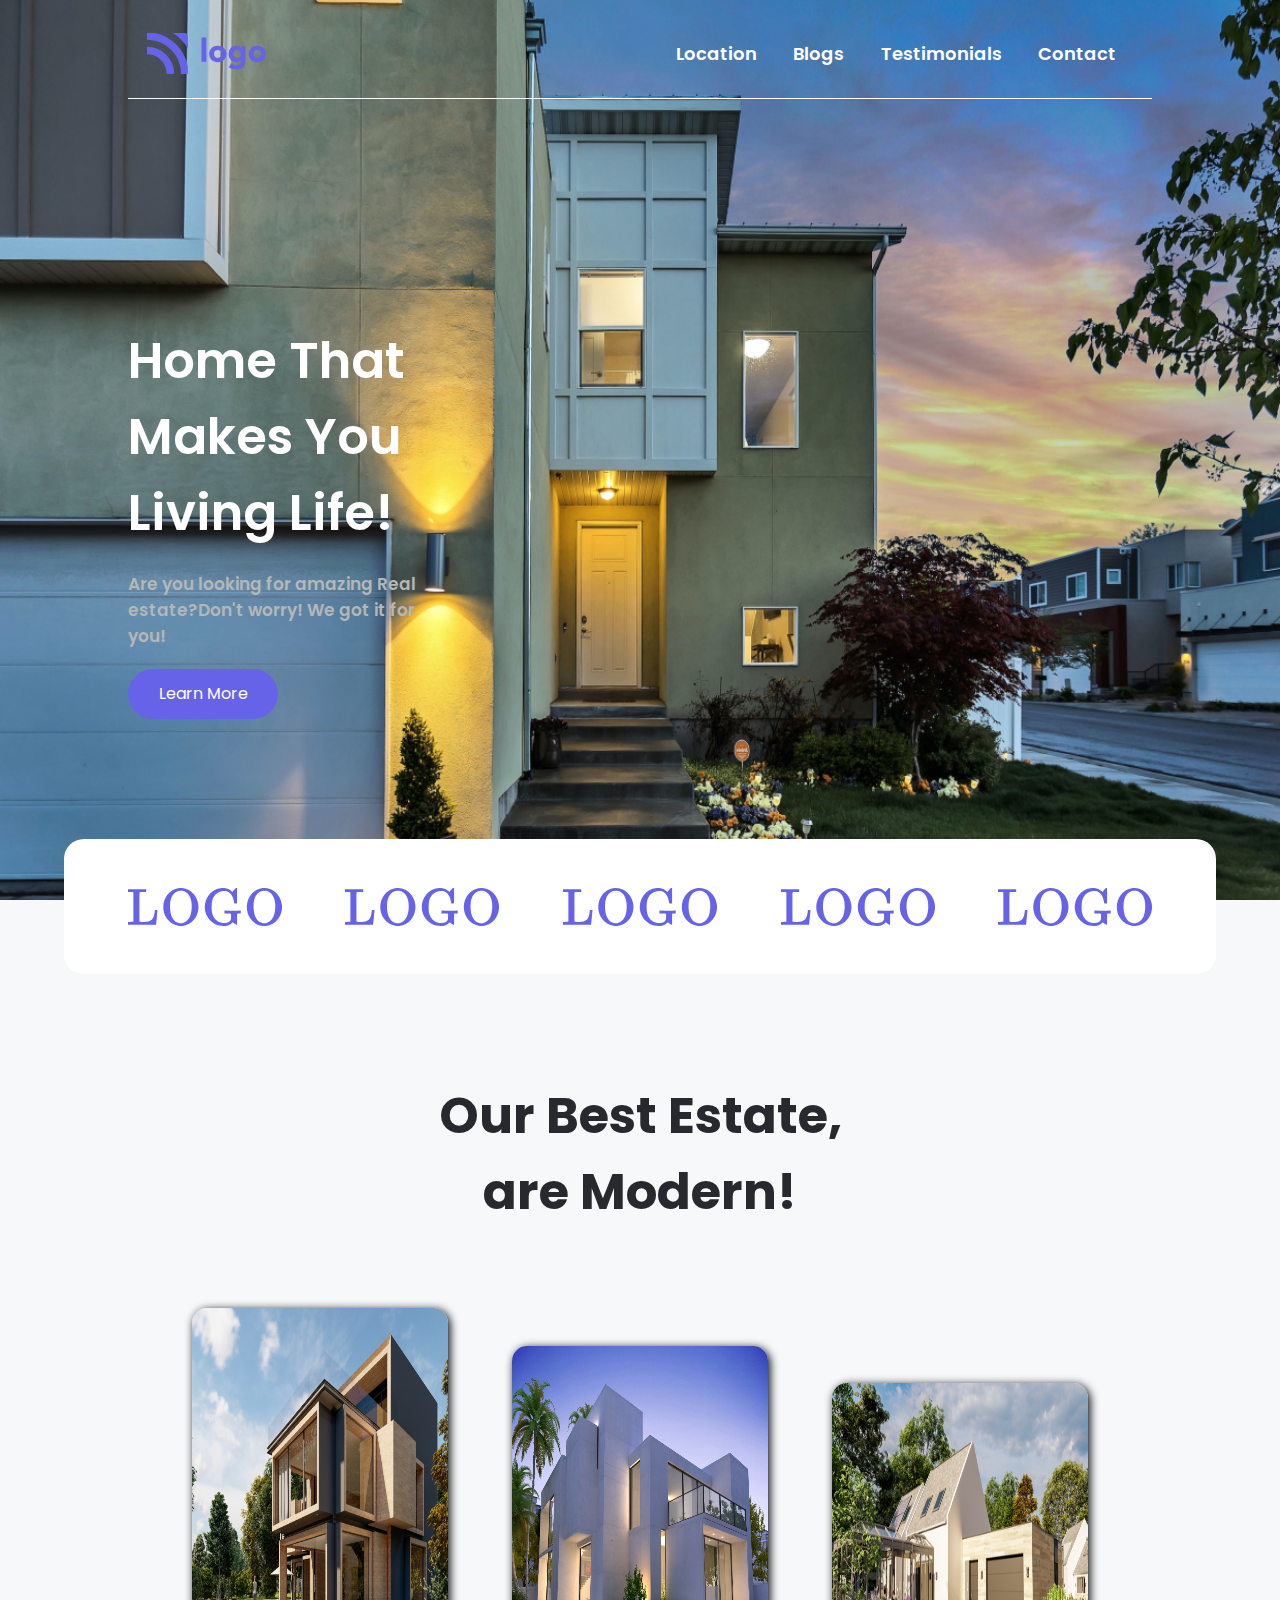
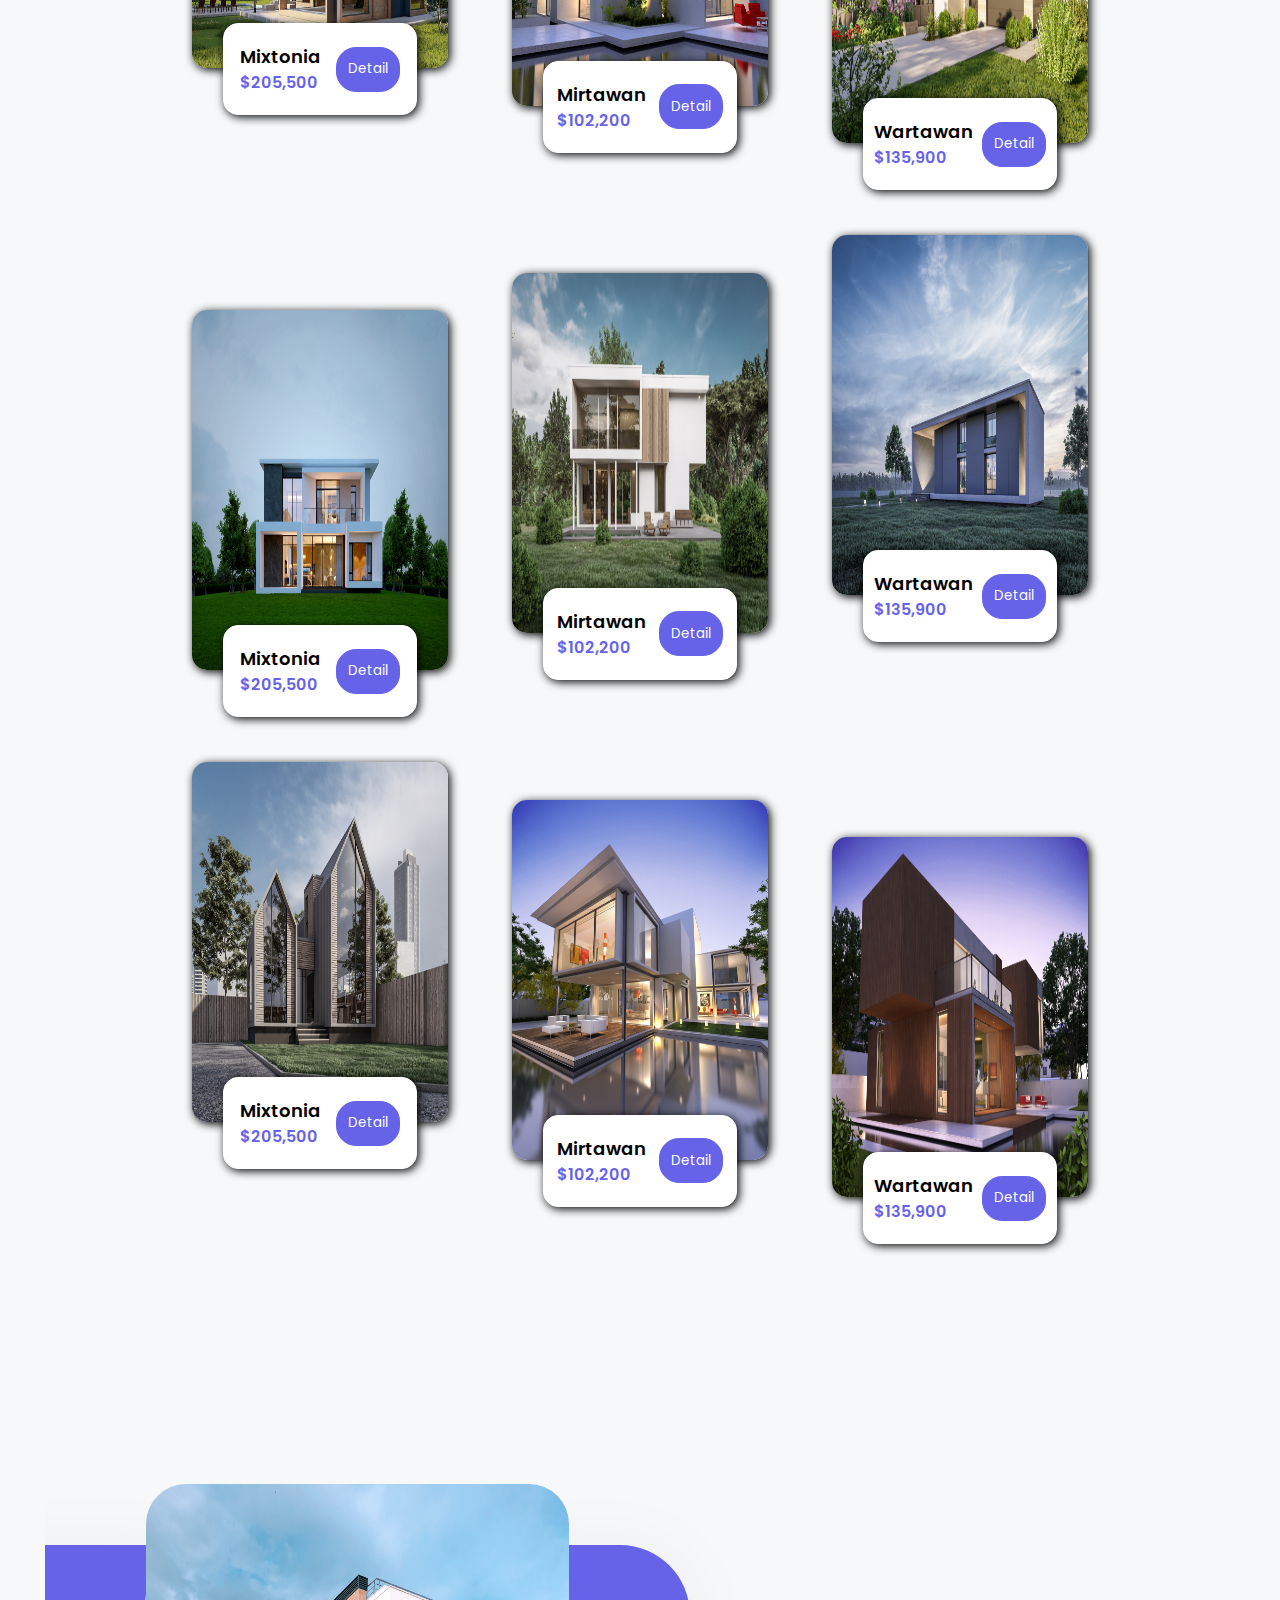
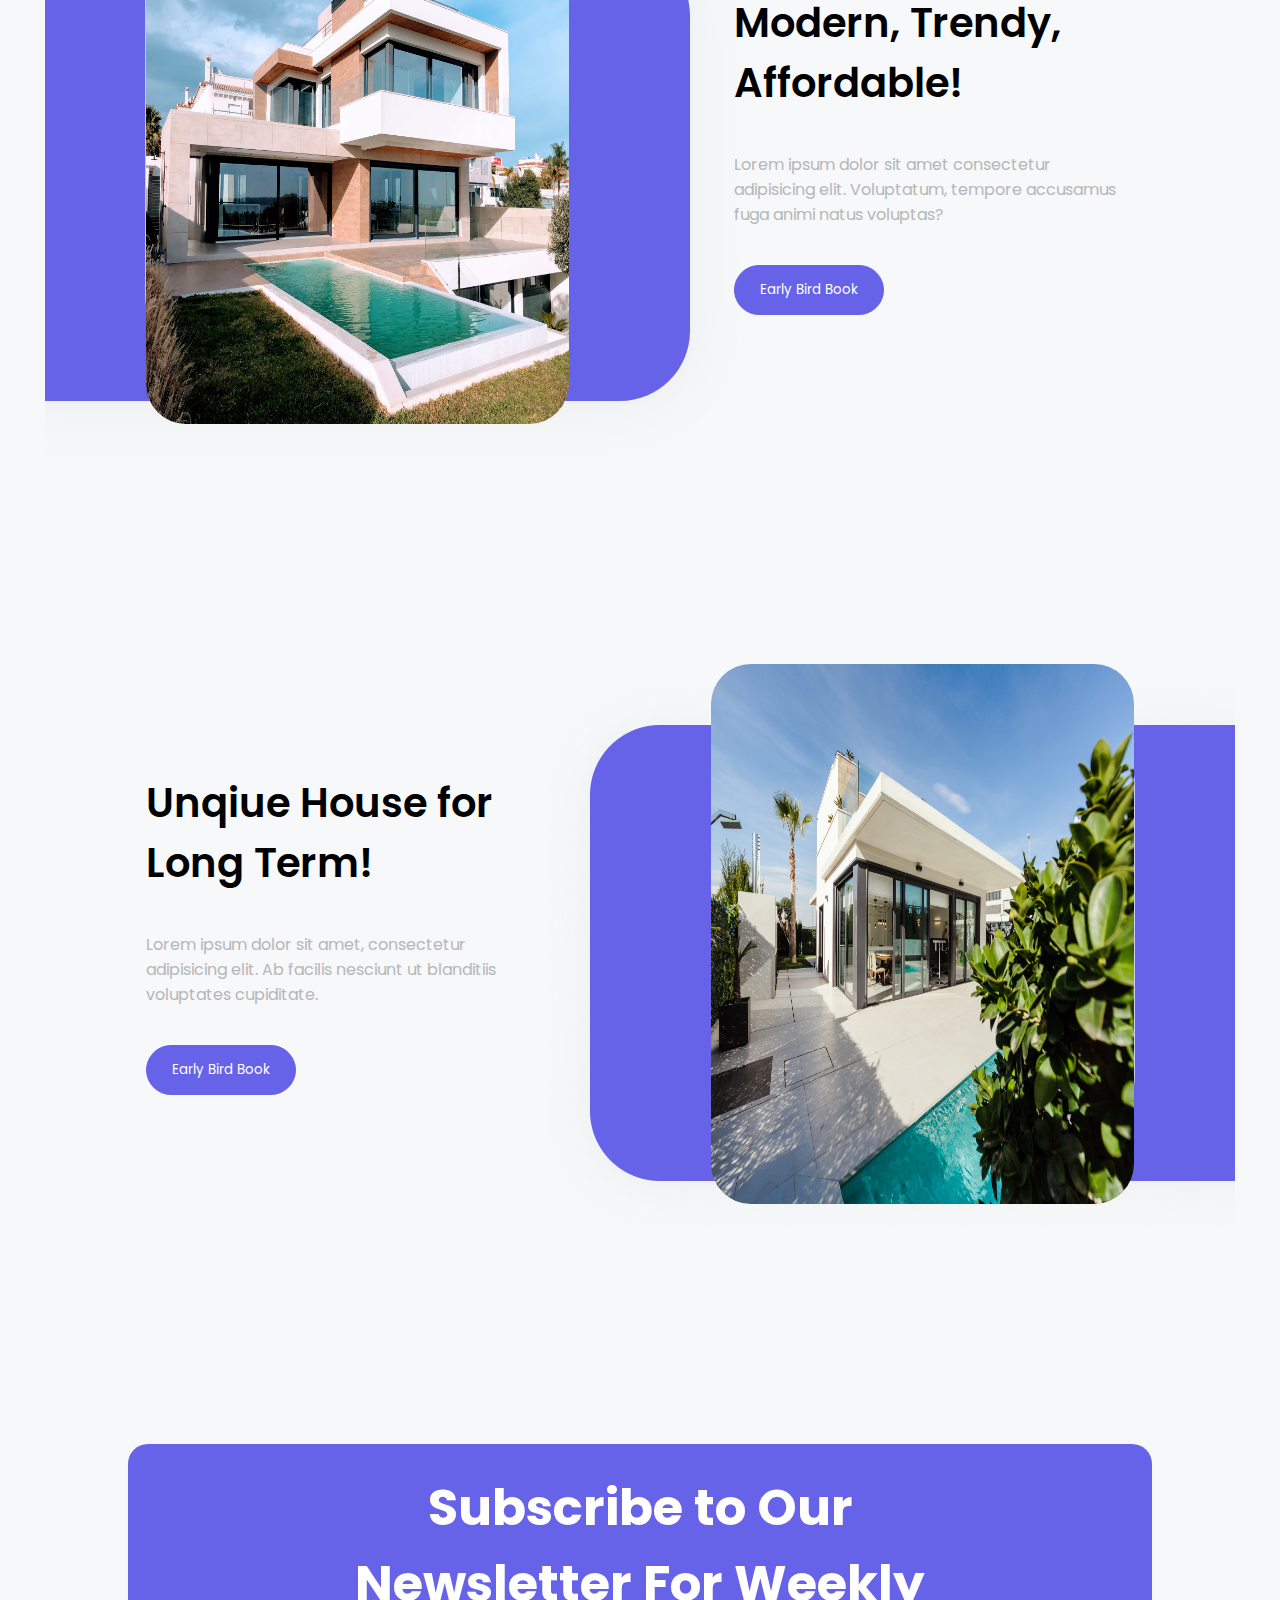
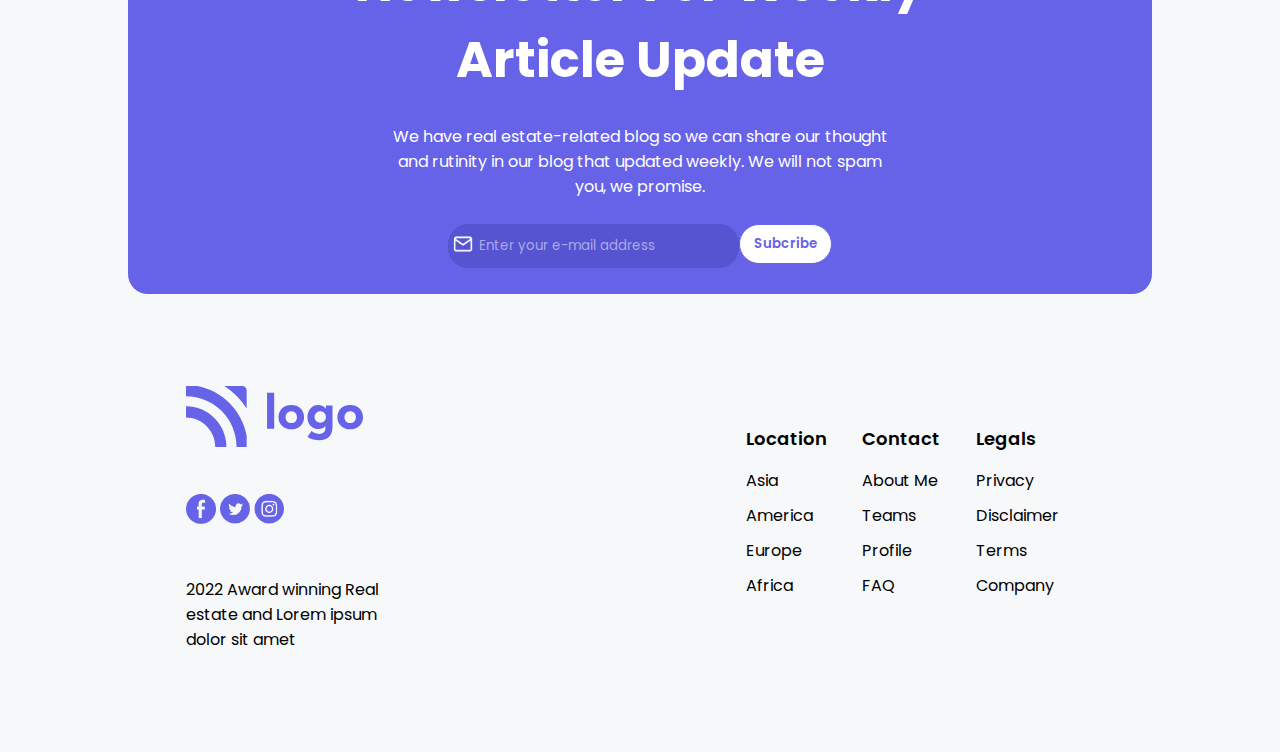
<file: Landing Pages/04_Project- Real Estate Landing Page/index.html>
<!DOCTYPE html>
<html lang="en">
<head>
    <meta charset="UTF-8">
    <meta http-equiv="X-UA-Compatible" content="IE=edge">
    <meta name="viewport" content="width=device-width, initial-scale=1.0">
    <title>Real Estate Page</title>
    <!-- Font -->
    <link rel="preconnect" href="https://fonts.googleapis.com">
    <link rel="preconnect" href="https://fonts.gstatic.com" crossorigin>
    <link href="https://fonts.googleapis.com/css2?family=Poppins:wght@300;600;700&display=swap" rel="stylesheet">
    <!-- CSS -->
    <link rel="stylesheet" href="style.css">
</head>
<body>
    <!-- Navbar -->
    <nav>
        <svg width="157" height="41" viewBox="0 0 177 61" fill="none" xmlns="http://www.w3.org/2000/svg">
            <path d="M0 20.3069V31.5869C3.83828 31.5842 7.63943 32.3416 11.1859 33.8158C14.7324 35.2899 17.9547 37.4519 20.6683 40.1779C23.3813 42.903 25.5328 46.1384 26.9998 49.6991C28.4669 53.2597 29.2207 57.0759 29.2182 60.9293H40.4425C40.4323 50.1601 36.1685 39.8347 28.5864 32.219C21.0044 24.6033 10.7236 20.3192 0 20.3069H0Z" fill="#6663E9"/>
            <path d="M56.1317 0H38.3438C47.3423 5.7268 54.9671 13.3829 60.6709 22.4189V4.55529C60.6701 3.34686 60.1915 2.18821 59.3403 1.33402C58.4891 0.479827 57.3351 -2.99019e-07 56.1317 0Z" fill="#6663E9"/>
            <path d="M11.1764 0H0V10.156C13.4049 10.17 26.2567 15.5238 35.7356 25.0426C45.2144 34.5614 50.5459 47.4678 50.5603 60.9296H60.6717V49.7057C58.3856 37.3699 52.4332 26.0186 43.5982 17.1461C34.7633 8.27356 23.4599 2.29588 11.1764 0Z" fill="#6663E9"/>
            <path d="M88.1835 6.70703H81.0593V42.7677H88.1835V6.70703Z" fill="#6663E9"/>
            <path d="M114.378 22.3303C113.192 21.2476 111.804 20.4121 110.294 19.8723C107.05 18.7285 103.515 18.7285 100.272 19.8723C98.761 20.4117 97.3722 21.2472 96.1858 22.3303C95.0224 23.4075 94.0929 24.7143 93.4556 26.1689C92.7969 27.7557 92.4578 29.4579 92.4578 31.1771C92.4578 32.8963 92.7969 34.5985 93.4556 36.1854C94.0905 37.6441 95.0202 38.9545 96.1858 40.0335C97.3701 41.1174 98.7581 41.9525 100.268 42.49C103.512 43.6358 107.047 43.6358 110.29 42.49C111.801 41.9525 113.19 41.1174 114.375 40.0335C115.54 38.9541 116.469 37.6438 117.105 36.1854C117.763 34.5985 118.103 32.8963 118.103 31.1771C118.103 29.4579 117.763 27.7557 117.105 26.1689C116.468 24.7147 115.54 23.408 114.378 22.3303ZM109.486 35.4237C108.332 36.4673 106.834 37.0449 105.282 37.0449C103.729 37.0449 102.231 36.4673 101.078 35.4237C100.108 34.2217 99.5792 32.7217 99.5792 31.1747C99.5792 29.6277 100.108 28.1277 101.078 26.9257C102.231 25.8821 103.729 25.3045 105.282 25.3045C106.834 25.3045 108.332 25.8821 109.486 26.9257C110.455 28.1277 110.984 29.6277 110.984 31.1747C110.984 32.7217 110.455 34.2217 109.486 35.4237Z" fill="#6663E9"/>
            <path d="M139.954 22.6394H139.865C139.535 22.1749 139.153 21.7509 138.725 21.376C138.206 20.9155 137.632 20.5222 137.016 20.2055C135.459 19.4031 133.731 18.9942 131.98 19.0141C130.447 18.9872 128.93 19.3396 127.564 20.0403C126.291 20.7022 125.168 21.6196 124.262 22.7356C123.339 23.886 122.631 25.1946 122.172 26.5983C121.684 28.0443 121.436 29.561 121.436 31.0878C121.418 32.7267 121.692 34.3557 122.244 35.898C122.745 37.3055 123.525 38.5962 124.537 39.6917C125.546 40.7637 126.77 41.6082 128.128 42.169C129.605 42.7734 131.187 43.0734 132.782 43.0509C133.961 43.0304 135.128 42.7963 136.224 42.3598C137.454 41.8913 138.52 41.07 139.288 39.998H139.384V42.2427C139.411 42.9915 139.288 43.738 139.023 44.4383C138.758 45.1386 138.355 45.7785 137.84 46.3202C137.186 46.9012 136.422 47.3429 135.593 47.6185C134.764 47.8941 133.888 47.9979 133.018 47.9236C131.639 47.9391 130.272 47.6627 129.006 47.1123C127.746 46.5471 126.571 45.8089 125.514 44.9188L121.572 50.8274C123.183 52.1307 125.067 53.0521 127.082 53.5227C129.076 53.9832 131.116 54.215 133.162 54.2138C137.658 54.2138 141.006 53.077 143.206 50.8033C145.406 48.5297 146.507 45.1989 146.508 40.8109V19.5866H139.962L139.954 22.6394ZM139.526 33.2043C139.245 33.8831 138.833 34.4993 138.314 35.0178C137.786 35.5465 137.167 35.9746 136.486 36.2813C135.78 36.5963 135.015 36.7591 134.242 36.7591C133.469 36.7591 132.705 36.5963 131.998 36.2813C131.327 35.9702 130.715 35.5425 130.192 35.0178C129.671 34.4949 129.258 33.8741 128.976 33.1907C128.693 32.5072 128.548 31.7747 128.548 31.0349C128.548 30.2951 128.693 29.5626 128.976 28.8791C129.258 28.1957 129.671 27.5749 130.192 27.052C130.716 26.5273 131.327 26.0991 131.998 25.7869C132.705 25.4729 133.469 25.3107 134.242 25.3107C135.015 25.3107 135.779 25.4729 136.486 25.7869C137.166 26.0948 137.786 26.5234 138.314 27.052C139.098 27.8431 139.631 28.8494 139.847 29.9441C140.063 31.0388 139.951 32.1731 139.526 33.2043Z" fill="#6663E9"/>
            <path d="M173.272 22.3303C172.086 21.2476 170.698 20.4121 169.188 19.8723C165.944 18.7285 162.409 18.7285 159.166 19.8723C157.655 20.4117 156.266 21.2472 155.08 22.3303C153.917 23.4075 152.987 24.7143 152.35 26.1689C151.691 27.7557 151.352 29.4579 151.352 31.1771C151.352 32.8963 151.691 34.5985 152.35 36.1854C152.985 37.6441 153.914 38.9545 155.08 40.0335C156.265 41.1177 157.654 41.9529 159.166 42.49C162.409 43.6358 165.945 43.6358 169.188 42.49C170.699 41.9525 172.087 41.1174 173.272 40.0335C174.438 38.9545 175.367 37.6441 176.002 36.1854C176.661 34.5985 177 32.8963 177 31.1771C177 29.4579 176.661 27.7557 176.002 26.1689C175.365 24.7143 174.435 23.4075 173.272 22.3303ZM168.38 35.4237C167.226 36.4673 165.729 37.0449 164.176 37.0449C162.623 37.0449 161.126 36.4673 159.972 35.4237C159.003 34.2217 158.473 32.7217 158.473 31.1747C158.473 29.6277 159.003 28.1277 159.972 26.9257C161.126 25.8821 162.623 25.3045 164.176 25.3045C165.729 25.3045 167.226 25.8821 168.38 26.9257C169.35 28.1277 169.879 29.6277 169.879 31.1747C169.879 32.7217 169.35 34.2217 168.38 35.4237Z" fill="#6663E9"/>
        </svg>
        <ul class="navbarlist">
            <li class="special">Location</li>           
            <li>Blogs</li>
            <li>Testimonials</li>
            <li>Contact</li>
        </ul>
        <div class="conti">
            <span>Antartica</span>
            <span>Africa</span>
            <span>Asia</span>
            <span>Australia</span>
            <span>Europe</span>
            <span>North America</span>
            <span>South America</span>
        </div>
    </nav>
    <!-- Section 1 -->
    <section class="sec1">
        <h1>Home That Makes You Living Life!</h1>
        <span>Are you looking for amazing Real estate?Don't worry! We got it for you!</span>
        <button>Learn More</button>
    </section>
    <!-- Logo Divider -->
    <div class="logodivider">
        <svg width="154" height="38" viewBox="0 0 154 38" fill="none" xmlns="http://www.w3.org/2000/svg">
            <path d="M0 2.6273V1.16482H0.580383L4.80135 1.26928C7.26358 1.30411 9.90169 1.30411 12.7157 1.26928C15.9869 1.19964 17.605 1.16482 17.5698 1.16482H18.2029V2.6273V4.08979H15.5648C13.1026 4.12461 11.7659 4.24648 11.5549 4.45541C11.4845 4.49023 11.4494 9.34776 11.4494 19.028V33.4962L11.5549 33.6006C11.5901 33.6354 11.6956 33.7051 11.8715 33.8095C12.2584 33.9488 14.1227 33.9836 17.4643 33.914C17.816 33.8792 18.0622 33.8618 18.2029 33.8618C21.6149 33.5484 23.9364 32.173 25.1675 29.7355C25.9062 28.3775 26.4338 26.323 26.7504 23.5722C26.8207 22.8409 26.8735 22.4231 26.9087 22.3186V22.0574H28.2277H29.5468V22.3186C29.5116 22.3882 29.2654 24.7561 28.8081 29.4221C28.3508 34.1229 28.1046 36.5082 28.0694 36.5778V36.839H14.0347H0V35.3765V33.914H1.47734C3.93957 33.914 5.24103 33.7921 5.38173 33.5484V4.45541C5.24103 4.21166 3.93957 4.08979 1.47734 4.08979H0V2.6273Z" fill="#6663E9"/>
            <path d="M51.443 0.0679569C55.7695 -0.315074 59.7267 0.921074 63.3145 3.7764C64.0884 4.36835 65.0029 5.2737 66.0581 6.49244C68.3797 9.34776 69.8043 12.795 70.3319 16.8343C70.4726 17.9834 70.4902 19.3414 70.3846 20.9083C70.3495 21.0128 70.3319 21.1173 70.3319 21.2217C69.8394 25.3306 68.3621 28.8475 65.8999 31.7725C62.7693 35.4287 58.9353 37.4832 54.3977 37.9358C52.9907 38.0403 51.6013 37.9881 50.2295 37.7791C45.7623 37.0479 42.0866 34.8193 39.2022 31.0935C37.3028 28.5864 36.0893 25.7485 35.5617 22.5798C35.3858 21.7092 35.2978 20.5427 35.2978 19.0802C35.2978 17.6874 35.4034 16.4513 35.6144 15.3718C36.0013 13.0736 36.7576 10.9669 37.8832 9.05179C38.3756 8.21608 38.956 7.36296 39.6243 6.49244C40.7147 5.23888 41.6469 4.33353 42.4207 3.7764C45.0588 1.61749 48.0663 0.381346 51.443 0.0679569ZM54.345 2.73177C53.3249 2.6273 52.4983 2.60989 51.8651 2.67953C48.6642 3.06257 46.1668 4.73398 44.3729 7.69376C44.1619 8.04198 43.9684 8.40759 43.7925 8.79063C42.9132 10.6013 42.3504 12.8473 42.1042 15.5285C41.9635 16.7124 41.9459 18.4361 42.0514 20.6994C42.0866 20.978 42.1042 21.1869 42.1042 21.3262C42.3504 24.2512 42.9132 26.706 43.7925 28.6908C45.3402 32.1381 47.6793 34.2622 50.8099 35.0631C50.9506 35.0979 51.1089 35.1327 51.2848 35.1676C52.3048 35.3765 53.3425 35.3765 54.3977 35.1676C57.5986 34.5408 60.0257 32.5212 61.6789 29.1087C61.7492 28.9694 61.8196 28.8301 61.8899 28.6908C62.7693 26.706 63.3321 24.2512 63.5783 21.3262C63.719 20.0726 63.7366 18.3316 63.6311 16.103C63.5959 15.8593 63.5783 15.6678 63.5783 15.5285C63.3321 12.325 62.5758 9.71339 61.3096 7.69376C59.6212 4.90808 57.2996 3.25408 54.345 2.73177Z" fill="#6663E9"/>
            <path d="M93.7751 0.0679569C94.6897 -0.00168426 95.5866 -0.00168426 96.466 0.0679569C99.3855 0.346526 101.865 1.53044 103.905 3.6197C104.187 3.86345 104.345 4.00274 104.38 4.03756L106.016 2.05276C107.001 0.903662 107.581 0.242062 107.757 0.0679569C107.792 0.0331363 107.986 0.015726 108.337 0.015726C108.619 0.015726 108.812 0.0679579 108.918 0.172422L109.076 0.329114V7.74599V15.1106L108.918 15.2673L108.76 15.424H107.599C106.755 15.424 106.297 15.3544 106.227 15.2151C106.192 15.1455 106.121 14.8321 106.016 14.2749C105.418 9.53928 103.73 6.19646 100.951 4.24648C100.071 3.65453 99.1217 3.25408 98.1016 3.04516C97.363 2.90587 96.3429 2.90587 95.0414 3.04516C91.9461 3.46301 89.4311 4.62951 87.4964 6.54467C85.7729 8.2509 84.6297 10.4794 84.0669 13.2303C83.7855 14.658 83.6448 16.5731 83.6448 18.9758C83.6448 21.4132 83.7855 23.3284 84.0669 24.7212C84.8408 28.4123 86.5995 31.1457 89.3431 32.9216C91.3129 34.2448 93.6344 34.9586 96.3077 35.0631C99.0162 35.1676 100.986 34.4189 102.217 32.8171C102.534 32.4341 102.762 32.0337 102.903 31.6158L103.008 31.198L103.061 28.5864V25.9226L102.956 25.8181C102.885 25.7833 102.745 25.7311 102.534 25.6614C102.112 25.557 100.669 25.5047 98.2072 25.5047H96.466V24.0422V22.5798H97.0992L101.901 22.6842C104.679 22.719 107.036 22.719 108.971 22.6842L112.295 22.5798H112.717V24.0422V25.5047H111.292C110.096 25.5395 109.41 25.644 109.234 25.8181L109.076 25.9226V31.2502V36.5256L108.918 36.6823C108.742 36.8564 108.425 36.8216 107.968 36.5778C106.702 35.8117 105.752 35.1501 105.119 34.593L104.75 34.2274L104.486 34.5408C103.923 35.272 103.114 35.8988 102.059 36.4211C98.9986 38.0229 95.4811 38.4059 91.5064 37.5702C91.2953 37.5354 91.1019 37.5006 90.926 37.4657C87.7251 36.63 84.9287 35.0457 82.5368 32.7127C81.0946 31.285 79.9163 29.6832 79.0018 27.9074C76.5395 23.1021 76.1174 18.1575 77.7355 13.0736C78.0872 12.0638 78.5093 11.0714 79.0018 10.0964C81.0771 6.02236 84.2076 3.1148 88.3934 1.37375C89.2024 1.02554 90.0466 0.746969 90.926 0.538041C91.9461 0.294295 92.8958 0.1376 93.7751 0.0679569Z" fill="#6663E9"/>
            <path d="M134.991 0.0679569C139.317 -0.315074 143.274 0.921074 146.862 3.7764C147.636 4.36835 148.55 5.2737 149.606 6.49244C151.927 9.34776 153.352 12.795 153.879 16.8343C154.02 17.9834 154.038 19.3414 153.932 20.9083C153.897 21.0128 153.879 21.1173 153.879 21.2217C153.387 25.3306 151.91 28.8475 149.447 31.7725C146.317 35.4287 142.483 37.4832 137.945 37.9358C136.538 38.0403 135.149 37.9881 133.777 37.7791C129.31 37.0479 125.634 34.8193 122.75 31.0935C120.85 28.5864 119.637 25.7485 119.109 22.5798C118.933 21.7092 118.845 20.5427 118.845 19.0802C118.845 17.6874 118.951 16.4513 119.162 15.3718C119.549 13.0736 120.305 10.9669 121.431 9.05179C121.923 8.21608 122.504 7.36296 123.172 6.49244C124.262 5.23888 125.194 4.33353 125.968 3.7764C128.606 1.61749 131.614 0.381346 134.991 0.0679569ZM137.892 2.73177C136.872 2.6273 136.046 2.60989 135.413 2.67953C132.212 3.06257 129.714 4.73398 127.92 7.69376C127.709 8.04198 127.516 8.40759 127.34 8.79063C126.461 10.6013 125.898 12.8473 125.652 15.5285C125.511 16.7124 125.493 18.4361 125.599 20.6994C125.634 20.978 125.652 21.1869 125.652 21.3262C125.898 24.2512 126.461 26.706 127.34 28.6908C128.888 32.1381 131.227 34.2622 134.357 35.0631C134.498 35.0979 134.656 35.1327 134.832 35.1676C135.852 35.3765 136.89 35.3765 137.945 35.1676C141.146 34.5408 143.573 32.5212 145.226 29.1087C145.297 28.9694 145.367 28.8301 145.437 28.6908C146.317 26.706 146.88 24.2512 147.126 21.3262C147.267 20.0726 147.284 18.3316 147.179 16.103C147.143 15.8593 147.126 15.6678 147.126 15.5285C146.88 12.325 146.123 9.71339 144.857 7.69376C143.169 4.90808 140.847 3.25408 137.892 2.73177Z" fill="#6663E9"/>
        </svg>
        <svg width="154" height="38" viewBox="0 0 154 38" fill="none" xmlns="http://www.w3.org/2000/svg">
            <path d="M0 2.6273V1.16482H0.580383L4.80135 1.26928C7.26358 1.30411 9.90169 1.30411 12.7157 1.26928C15.9869 1.19964 17.605 1.16482 17.5698 1.16482H18.2029V2.6273V4.08979H15.5648C13.1026 4.12461 11.7659 4.24648 11.5549 4.45541C11.4845 4.49023 11.4494 9.34776 11.4494 19.028V33.4962L11.5549 33.6006C11.5901 33.6354 11.6956 33.7051 11.8715 33.8095C12.2584 33.9488 14.1227 33.9836 17.4643 33.914C17.816 33.8792 18.0622 33.8618 18.2029 33.8618C21.6149 33.5484 23.9364 32.173 25.1675 29.7355C25.9062 28.3775 26.4338 26.323 26.7504 23.5722C26.8207 22.8409 26.8735 22.4231 26.9087 22.3186V22.0574H28.2277H29.5468V22.3186C29.5116 22.3882 29.2654 24.7561 28.8081 29.4221C28.3508 34.1229 28.1046 36.5082 28.0694 36.5778V36.839H14.0347H0V35.3765V33.914H1.47734C3.93957 33.914 5.24103 33.7921 5.38173 33.5484V4.45541C5.24103 4.21166 3.93957 4.08979 1.47734 4.08979H0V2.6273Z" fill="#6663E9"/>
            <path d="M51.443 0.0679569C55.7695 -0.315074 59.7267 0.921074 63.3145 3.7764C64.0884 4.36835 65.0029 5.2737 66.0581 6.49244C68.3797 9.34776 69.8043 12.795 70.3319 16.8343C70.4726 17.9834 70.4902 19.3414 70.3846 20.9083C70.3495 21.0128 70.3319 21.1173 70.3319 21.2217C69.8394 25.3306 68.3621 28.8475 65.8999 31.7725C62.7693 35.4287 58.9353 37.4832 54.3977 37.9358C52.9907 38.0403 51.6013 37.9881 50.2295 37.7791C45.7623 37.0479 42.0866 34.8193 39.2022 31.0935C37.3028 28.5864 36.0893 25.7485 35.5617 22.5798C35.3858 21.7092 35.2978 20.5427 35.2978 19.0802C35.2978 17.6874 35.4034 16.4513 35.6144 15.3718C36.0013 13.0736 36.7576 10.9669 37.8832 9.05179C38.3756 8.21608 38.956 7.36296 39.6243 6.49244C40.7147 5.23888 41.6469 4.33353 42.4207 3.7764C45.0588 1.61749 48.0663 0.381346 51.443 0.0679569ZM54.345 2.73177C53.3249 2.6273 52.4983 2.60989 51.8651 2.67953C48.6642 3.06257 46.1668 4.73398 44.3729 7.69376C44.1619 8.04198 43.9684 8.40759 43.7925 8.79063C42.9132 10.6013 42.3504 12.8473 42.1042 15.5285C41.9635 16.7124 41.9459 18.4361 42.0514 20.6994C42.0866 20.978 42.1042 21.1869 42.1042 21.3262C42.3504 24.2512 42.9132 26.706 43.7925 28.6908C45.3402 32.1381 47.6793 34.2622 50.8099 35.0631C50.9506 35.0979 51.1089 35.1327 51.2848 35.1676C52.3048 35.3765 53.3425 35.3765 54.3977 35.1676C57.5986 34.5408 60.0257 32.5212 61.6789 29.1087C61.7492 28.9694 61.8196 28.8301 61.8899 28.6908C62.7693 26.706 63.3321 24.2512 63.5783 21.3262C63.719 20.0726 63.7366 18.3316 63.6311 16.103C63.5959 15.8593 63.5783 15.6678 63.5783 15.5285C63.3321 12.325 62.5758 9.71339 61.3096 7.69376C59.6212 4.90808 57.2996 3.25408 54.345 2.73177Z" fill="#6663E9"/>
            <path d="M93.7751 0.0679569C94.6897 -0.00168426 95.5866 -0.00168426 96.466 0.0679569C99.3855 0.346526 101.865 1.53044 103.905 3.6197C104.187 3.86345 104.345 4.00274 104.38 4.03756L106.016 2.05276C107.001 0.903662 107.581 0.242062 107.757 0.0679569C107.792 0.0331363 107.986 0.015726 108.337 0.015726C108.619 0.015726 108.812 0.0679579 108.918 0.172422L109.076 0.329114V7.74599V15.1106L108.918 15.2673L108.76 15.424H107.599C106.755 15.424 106.297 15.3544 106.227 15.2151C106.192 15.1455 106.121 14.8321 106.016 14.2749C105.418 9.53928 103.73 6.19646 100.951 4.24648C100.071 3.65453 99.1217 3.25408 98.1016 3.04516C97.363 2.90587 96.3429 2.90587 95.0414 3.04516C91.9461 3.46301 89.4311 4.62951 87.4964 6.54467C85.7729 8.2509 84.6297 10.4794 84.0669 13.2303C83.7855 14.658 83.6448 16.5731 83.6448 18.9758C83.6448 21.4132 83.7855 23.3284 84.0669 24.7212C84.8408 28.4123 86.5995 31.1457 89.3431 32.9216C91.3129 34.2448 93.6344 34.9586 96.3077 35.0631C99.0162 35.1676 100.986 34.4189 102.217 32.8171C102.534 32.4341 102.762 32.0337 102.903 31.6158L103.008 31.198L103.061 28.5864V25.9226L102.956 25.8181C102.885 25.7833 102.745 25.7311 102.534 25.6614C102.112 25.557 100.669 25.5047 98.2072 25.5047H96.466V24.0422V22.5798H97.0992L101.901 22.6842C104.679 22.719 107.036 22.719 108.971 22.6842L112.295 22.5798H112.717V24.0422V25.5047H111.292C110.096 25.5395 109.41 25.644 109.234 25.8181L109.076 25.9226V31.2502V36.5256L108.918 36.6823C108.742 36.8564 108.425 36.8216 107.968 36.5778C106.702 35.8117 105.752 35.1501 105.119 34.593L104.75 34.2274L104.486 34.5408C103.923 35.272 103.114 35.8988 102.059 36.4211C98.9986 38.0229 95.4811 38.4059 91.5064 37.5702C91.2953 37.5354 91.1019 37.5006 90.926 37.4657C87.7251 36.63 84.9287 35.0457 82.5368 32.7127C81.0946 31.285 79.9163 29.6832 79.0018 27.9074C76.5395 23.1021 76.1174 18.1575 77.7355 13.0736C78.0872 12.0638 78.5093 11.0714 79.0018 10.0964C81.0771 6.02236 84.2076 3.1148 88.3934 1.37375C89.2024 1.02554 90.0466 0.746969 90.926 0.538041C91.9461 0.294295 92.8958 0.1376 93.7751 0.0679569Z" fill="#6663E9"/>
            <path d="M134.991 0.0679569C139.317 -0.315074 143.274 0.921074 146.862 3.7764C147.636 4.36835 148.55 5.2737 149.606 6.49244C151.927 9.34776 153.352 12.795 153.879 16.8343C154.02 17.9834 154.038 19.3414 153.932 20.9083C153.897 21.0128 153.879 21.1173 153.879 21.2217C153.387 25.3306 151.91 28.8475 149.447 31.7725C146.317 35.4287 142.483 37.4832 137.945 37.9358C136.538 38.0403 135.149 37.9881 133.777 37.7791C129.31 37.0479 125.634 34.8193 122.75 31.0935C120.85 28.5864 119.637 25.7485 119.109 22.5798C118.933 21.7092 118.845 20.5427 118.845 19.0802C118.845 17.6874 118.951 16.4513 119.162 15.3718C119.549 13.0736 120.305 10.9669 121.431 9.05179C121.923 8.21608 122.504 7.36296 123.172 6.49244C124.262 5.23888 125.194 4.33353 125.968 3.7764C128.606 1.61749 131.614 0.381346 134.991 0.0679569ZM137.892 2.73177C136.872 2.6273 136.046 2.60989 135.413 2.67953C132.212 3.06257 129.714 4.73398 127.92 7.69376C127.709 8.04198 127.516 8.40759 127.34 8.79063C126.461 10.6013 125.898 12.8473 125.652 15.5285C125.511 16.7124 125.493 18.4361 125.599 20.6994C125.634 20.978 125.652 21.1869 125.652 21.3262C125.898 24.2512 126.461 26.706 127.34 28.6908C128.888 32.1381 131.227 34.2622 134.357 35.0631C134.498 35.0979 134.656 35.1327 134.832 35.1676C135.852 35.3765 136.89 35.3765 137.945 35.1676C141.146 34.5408 143.573 32.5212 145.226 29.1087C145.297 28.9694 145.367 28.8301 145.437 28.6908C146.317 26.706 146.88 24.2512 147.126 21.3262C147.267 20.0726 147.284 18.3316 147.179 16.103C147.143 15.8593 147.126 15.6678 147.126 15.5285C146.88 12.325 146.123 9.71339 144.857 7.69376C143.169 4.90808 140.847 3.25408 137.892 2.73177Z" fill="#6663E9"/>
        </svg>
        <svg width="154" height="38" viewBox="0 0 154 38" fill="none" xmlns="http://www.w3.org/2000/svg">
            <path d="M0 2.6273V1.16482H0.580383L4.80135 1.26928C7.26358 1.30411 9.90169 1.30411 12.7157 1.26928C15.9869 1.19964 17.605 1.16482 17.5698 1.16482H18.2029V2.6273V4.08979H15.5648C13.1026 4.12461 11.7659 4.24648 11.5549 4.45541C11.4845 4.49023 11.4494 9.34776 11.4494 19.028V33.4962L11.5549 33.6006C11.5901 33.6354 11.6956 33.7051 11.8715 33.8095C12.2584 33.9488 14.1227 33.9836 17.4643 33.914C17.816 33.8792 18.0622 33.8618 18.2029 33.8618C21.6149 33.5484 23.9364 32.173 25.1675 29.7355C25.9062 28.3775 26.4338 26.323 26.7504 23.5722C26.8207 22.8409 26.8735 22.4231 26.9087 22.3186V22.0574H28.2277H29.5468V22.3186C29.5116 22.3882 29.2654 24.7561 28.8081 29.4221C28.3508 34.1229 28.1046 36.5082 28.0694 36.5778V36.839H14.0347H0V35.3765V33.914H1.47734C3.93957 33.914 5.24103 33.7921 5.38173 33.5484V4.45541C5.24103 4.21166 3.93957 4.08979 1.47734 4.08979H0V2.6273Z" fill="#6663E9"/>
            <path d="M51.443 0.0679569C55.7695 -0.315074 59.7267 0.921074 63.3145 3.7764C64.0884 4.36835 65.0029 5.2737 66.0581 6.49244C68.3797 9.34776 69.8043 12.795 70.3319 16.8343C70.4726 17.9834 70.4902 19.3414 70.3846 20.9083C70.3495 21.0128 70.3319 21.1173 70.3319 21.2217C69.8394 25.3306 68.3621 28.8475 65.8999 31.7725C62.7693 35.4287 58.9353 37.4832 54.3977 37.9358C52.9907 38.0403 51.6013 37.9881 50.2295 37.7791C45.7623 37.0479 42.0866 34.8193 39.2022 31.0935C37.3028 28.5864 36.0893 25.7485 35.5617 22.5798C35.3858 21.7092 35.2978 20.5427 35.2978 19.0802C35.2978 17.6874 35.4034 16.4513 35.6144 15.3718C36.0013 13.0736 36.7576 10.9669 37.8832 9.05179C38.3756 8.21608 38.956 7.36296 39.6243 6.49244C40.7147 5.23888 41.6469 4.33353 42.4207 3.7764C45.0588 1.61749 48.0663 0.381346 51.443 0.0679569ZM54.345 2.73177C53.3249 2.6273 52.4983 2.60989 51.8651 2.67953C48.6642 3.06257 46.1668 4.73398 44.3729 7.69376C44.1619 8.04198 43.9684 8.40759 43.7925 8.79063C42.9132 10.6013 42.3504 12.8473 42.1042 15.5285C41.9635 16.7124 41.9459 18.4361 42.0514 20.6994C42.0866 20.978 42.1042 21.1869 42.1042 21.3262C42.3504 24.2512 42.9132 26.706 43.7925 28.6908C45.3402 32.1381 47.6793 34.2622 50.8099 35.0631C50.9506 35.0979 51.1089 35.1327 51.2848 35.1676C52.3048 35.3765 53.3425 35.3765 54.3977 35.1676C57.5986 34.5408 60.0257 32.5212 61.6789 29.1087C61.7492 28.9694 61.8196 28.8301 61.8899 28.6908C62.7693 26.706 63.3321 24.2512 63.5783 21.3262C63.719 20.0726 63.7366 18.3316 63.6311 16.103C63.5959 15.8593 63.5783 15.6678 63.5783 15.5285C63.3321 12.325 62.5758 9.71339 61.3096 7.69376C59.6212 4.90808 57.2996 3.25408 54.345 2.73177Z" fill="#6663E9"/>
            <path d="M93.7751 0.0679569C94.6897 -0.00168426 95.5866 -0.00168426 96.466 0.0679569C99.3855 0.346526 101.865 1.53044 103.905 3.6197C104.187 3.86345 104.345 4.00274 104.38 4.03756L106.016 2.05276C107.001 0.903662 107.581 0.242062 107.757 0.0679569C107.792 0.0331363 107.986 0.015726 108.337 0.015726C108.619 0.015726 108.812 0.0679579 108.918 0.172422L109.076 0.329114V7.74599V15.1106L108.918 15.2673L108.76 15.424H107.599C106.755 15.424 106.297 15.3544 106.227 15.2151C106.192 15.1455 106.121 14.8321 106.016 14.2749C105.418 9.53928 103.73 6.19646 100.951 4.24648C100.071 3.65453 99.1217 3.25408 98.1016 3.04516C97.363 2.90587 96.3429 2.90587 95.0414 3.04516C91.9461 3.46301 89.4311 4.62951 87.4964 6.54467C85.7729 8.2509 84.6297 10.4794 84.0669 13.2303C83.7855 14.658 83.6448 16.5731 83.6448 18.9758C83.6448 21.4132 83.7855 23.3284 84.0669 24.7212C84.8408 28.4123 86.5995 31.1457 89.3431 32.9216C91.3129 34.2448 93.6344 34.9586 96.3077 35.0631C99.0162 35.1676 100.986 34.4189 102.217 32.8171C102.534 32.4341 102.762 32.0337 102.903 31.6158L103.008 31.198L103.061 28.5864V25.9226L102.956 25.8181C102.885 25.7833 102.745 25.7311 102.534 25.6614C102.112 25.557 100.669 25.5047 98.2072 25.5047H96.466V24.0422V22.5798H97.0992L101.901 22.6842C104.679 22.719 107.036 22.719 108.971 22.6842L112.295 22.5798H112.717V24.0422V25.5047H111.292C110.096 25.5395 109.41 25.644 109.234 25.8181L109.076 25.9226V31.2502V36.5256L108.918 36.6823C108.742 36.8564 108.425 36.8216 107.968 36.5778C106.702 35.8117 105.752 35.1501 105.119 34.593L104.75 34.2274L104.486 34.5408C103.923 35.272 103.114 35.8988 102.059 36.4211C98.9986 38.0229 95.4811 38.4059 91.5064 37.5702C91.2953 37.5354 91.1019 37.5006 90.926 37.4657C87.7251 36.63 84.9287 35.0457 82.5368 32.7127C81.0946 31.285 79.9163 29.6832 79.0018 27.9074C76.5395 23.1021 76.1174 18.1575 77.7355 13.0736C78.0872 12.0638 78.5093 11.0714 79.0018 10.0964C81.0771 6.02236 84.2076 3.1148 88.3934 1.37375C89.2024 1.02554 90.0466 0.746969 90.926 0.538041C91.9461 0.294295 92.8958 0.1376 93.7751 0.0679569Z" fill="#6663E9"/>
            <path d="M134.991 0.0679569C139.317 -0.315074 143.274 0.921074 146.862 3.7764C147.636 4.36835 148.55 5.2737 149.606 6.49244C151.927 9.34776 153.352 12.795 153.879 16.8343C154.02 17.9834 154.038 19.3414 153.932 20.9083C153.897 21.0128 153.879 21.1173 153.879 21.2217C153.387 25.3306 151.91 28.8475 149.447 31.7725C146.317 35.4287 142.483 37.4832 137.945 37.9358C136.538 38.0403 135.149 37.9881 133.777 37.7791C129.31 37.0479 125.634 34.8193 122.75 31.0935C120.85 28.5864 119.637 25.7485 119.109 22.5798C118.933 21.7092 118.845 20.5427 118.845 19.0802C118.845 17.6874 118.951 16.4513 119.162 15.3718C119.549 13.0736 120.305 10.9669 121.431 9.05179C121.923 8.21608 122.504 7.36296 123.172 6.49244C124.262 5.23888 125.194 4.33353 125.968 3.7764C128.606 1.61749 131.614 0.381346 134.991 0.0679569ZM137.892 2.73177C136.872 2.6273 136.046 2.60989 135.413 2.67953C132.212 3.06257 129.714 4.73398 127.92 7.69376C127.709 8.04198 127.516 8.40759 127.34 8.79063C126.461 10.6013 125.898 12.8473 125.652 15.5285C125.511 16.7124 125.493 18.4361 125.599 20.6994C125.634 20.978 125.652 21.1869 125.652 21.3262C125.898 24.2512 126.461 26.706 127.34 28.6908C128.888 32.1381 131.227 34.2622 134.357 35.0631C134.498 35.0979 134.656 35.1327 134.832 35.1676C135.852 35.3765 136.89 35.3765 137.945 35.1676C141.146 34.5408 143.573 32.5212 145.226 29.1087C145.297 28.9694 145.367 28.8301 145.437 28.6908C146.317 26.706 146.88 24.2512 147.126 21.3262C147.267 20.0726 147.284 18.3316 147.179 16.103C147.143 15.8593 147.126 15.6678 147.126 15.5285C146.88 12.325 146.123 9.71339 144.857 7.69376C143.169 4.90808 140.847 3.25408 137.892 2.73177Z" fill="#6663E9"/>
        </svg>
        <svg width="154" height="38" viewBox="0 0 154 38" fill="none" xmlns="http://www.w3.org/2000/svg">
            <path d="M0 2.6273V1.16482H0.580383L4.80135 1.26928C7.26358 1.30411 9.90169 1.30411 12.7157 1.26928C15.9869 1.19964 17.605 1.16482 17.5698 1.16482H18.2029V2.6273V4.08979H15.5648C13.1026 4.12461 11.7659 4.24648 11.5549 4.45541C11.4845 4.49023 11.4494 9.34776 11.4494 19.028V33.4962L11.5549 33.6006C11.5901 33.6354 11.6956 33.7051 11.8715 33.8095C12.2584 33.9488 14.1227 33.9836 17.4643 33.914C17.816 33.8792 18.0622 33.8618 18.2029 33.8618C21.6149 33.5484 23.9364 32.173 25.1675 29.7355C25.9062 28.3775 26.4338 26.323 26.7504 23.5722C26.8207 22.8409 26.8735 22.4231 26.9087 22.3186V22.0574H28.2277H29.5468V22.3186C29.5116 22.3882 29.2654 24.7561 28.8081 29.4221C28.3508 34.1229 28.1046 36.5082 28.0694 36.5778V36.839H14.0347H0V35.3765V33.914H1.47734C3.93957 33.914 5.24103 33.7921 5.38173 33.5484V4.45541C5.24103 4.21166 3.93957 4.08979 1.47734 4.08979H0V2.6273Z" fill="#6663E9"/>
            <path d="M51.443 0.0679569C55.7695 -0.315074 59.7267 0.921074 63.3145 3.7764C64.0884 4.36835 65.0029 5.2737 66.0581 6.49244C68.3797 9.34776 69.8043 12.795 70.3319 16.8343C70.4726 17.9834 70.4902 19.3414 70.3846 20.9083C70.3495 21.0128 70.3319 21.1173 70.3319 21.2217C69.8394 25.3306 68.3621 28.8475 65.8999 31.7725C62.7693 35.4287 58.9353 37.4832 54.3977 37.9358C52.9907 38.0403 51.6013 37.9881 50.2295 37.7791C45.7623 37.0479 42.0866 34.8193 39.2022 31.0935C37.3028 28.5864 36.0893 25.7485 35.5617 22.5798C35.3858 21.7092 35.2978 20.5427 35.2978 19.0802C35.2978 17.6874 35.4034 16.4513 35.6144 15.3718C36.0013 13.0736 36.7576 10.9669 37.8832 9.05179C38.3756 8.21608 38.956 7.36296 39.6243 6.49244C40.7147 5.23888 41.6469 4.33353 42.4207 3.7764C45.0588 1.61749 48.0663 0.381346 51.443 0.0679569ZM54.345 2.73177C53.3249 2.6273 52.4983 2.60989 51.8651 2.67953C48.6642 3.06257 46.1668 4.73398 44.3729 7.69376C44.1619 8.04198 43.9684 8.40759 43.7925 8.79063C42.9132 10.6013 42.3504 12.8473 42.1042 15.5285C41.9635 16.7124 41.9459 18.4361 42.0514 20.6994C42.0866 20.978 42.1042 21.1869 42.1042 21.3262C42.3504 24.2512 42.9132 26.706 43.7925 28.6908C45.3402 32.1381 47.6793 34.2622 50.8099 35.0631C50.9506 35.0979 51.1089 35.1327 51.2848 35.1676C52.3048 35.3765 53.3425 35.3765 54.3977 35.1676C57.5986 34.5408 60.0257 32.5212 61.6789 29.1087C61.7492 28.9694 61.8196 28.8301 61.8899 28.6908C62.7693 26.706 63.3321 24.2512 63.5783 21.3262C63.719 20.0726 63.7366 18.3316 63.6311 16.103C63.5959 15.8593 63.5783 15.6678 63.5783 15.5285C63.3321 12.325 62.5758 9.71339 61.3096 7.69376C59.6212 4.90808 57.2996 3.25408 54.345 2.73177Z" fill="#6663E9"/>
            <path d="M93.7751 0.0679569C94.6897 -0.00168426 95.5866 -0.00168426 96.466 0.0679569C99.3855 0.346526 101.865 1.53044 103.905 3.6197C104.187 3.86345 104.345 4.00274 104.38 4.03756L106.016 2.05276C107.001 0.903662 107.581 0.242062 107.757 0.0679569C107.792 0.0331363 107.986 0.015726 108.337 0.015726C108.619 0.015726 108.812 0.0679579 108.918 0.172422L109.076 0.329114V7.74599V15.1106L108.918 15.2673L108.76 15.424H107.599C106.755 15.424 106.297 15.3544 106.227 15.2151C106.192 15.1455 106.121 14.8321 106.016 14.2749C105.418 9.53928 103.73 6.19646 100.951 4.24648C100.071 3.65453 99.1217 3.25408 98.1016 3.04516C97.363 2.90587 96.3429 2.90587 95.0414 3.04516C91.9461 3.46301 89.4311 4.62951 87.4964 6.54467C85.7729 8.2509 84.6297 10.4794 84.0669 13.2303C83.7855 14.658 83.6448 16.5731 83.6448 18.9758C83.6448 21.4132 83.7855 23.3284 84.0669 24.7212C84.8408 28.4123 86.5995 31.1457 89.3431 32.9216C91.3129 34.2448 93.6344 34.9586 96.3077 35.0631C99.0162 35.1676 100.986 34.4189 102.217 32.8171C102.534 32.4341 102.762 32.0337 102.903 31.6158L103.008 31.198L103.061 28.5864V25.9226L102.956 25.8181C102.885 25.7833 102.745 25.7311 102.534 25.6614C102.112 25.557 100.669 25.5047 98.2072 25.5047H96.466V24.0422V22.5798H97.0992L101.901 22.6842C104.679 22.719 107.036 22.719 108.971 22.6842L112.295 22.5798H112.717V24.0422V25.5047H111.292C110.096 25.5395 109.41 25.644 109.234 25.8181L109.076 25.9226V31.2502V36.5256L108.918 36.6823C108.742 36.8564 108.425 36.8216 107.968 36.5778C106.702 35.8117 105.752 35.1501 105.119 34.593L104.75 34.2274L104.486 34.5408C103.923 35.272 103.114 35.8988 102.059 36.4211C98.9986 38.0229 95.4811 38.4059 91.5064 37.5702C91.2953 37.5354 91.1019 37.5006 90.926 37.4657C87.7251 36.63 84.9287 35.0457 82.5368 32.7127C81.0946 31.285 79.9163 29.6832 79.0018 27.9074C76.5395 23.1021 76.1174 18.1575 77.7355 13.0736C78.0872 12.0638 78.5093 11.0714 79.0018 10.0964C81.0771 6.02236 84.2076 3.1148 88.3934 1.37375C89.2024 1.02554 90.0466 0.746969 90.926 0.538041C91.9461 0.294295 92.8958 0.1376 93.7751 0.0679569Z" fill="#6663E9"/>
            <path d="M134.991 0.0679569C139.317 -0.315074 143.274 0.921074 146.862 3.7764C147.636 4.36835 148.55 5.2737 149.606 6.49244C151.927 9.34776 153.352 12.795 153.879 16.8343C154.02 17.9834 154.038 19.3414 153.932 20.9083C153.897 21.0128 153.879 21.1173 153.879 21.2217C153.387 25.3306 151.91 28.8475 149.447 31.7725C146.317 35.4287 142.483 37.4832 137.945 37.9358C136.538 38.0403 135.149 37.9881 133.777 37.7791C129.31 37.0479 125.634 34.8193 122.75 31.0935C120.85 28.5864 119.637 25.7485 119.109 22.5798C118.933 21.7092 118.845 20.5427 118.845 19.0802C118.845 17.6874 118.951 16.4513 119.162 15.3718C119.549 13.0736 120.305 10.9669 121.431 9.05179C121.923 8.21608 122.504 7.36296 123.172 6.49244C124.262 5.23888 125.194 4.33353 125.968 3.7764C128.606 1.61749 131.614 0.381346 134.991 0.0679569ZM137.892 2.73177C136.872 2.6273 136.046 2.60989 135.413 2.67953C132.212 3.06257 129.714 4.73398 127.92 7.69376C127.709 8.04198 127.516 8.40759 127.34 8.79063C126.461 10.6013 125.898 12.8473 125.652 15.5285C125.511 16.7124 125.493 18.4361 125.599 20.6994C125.634 20.978 125.652 21.1869 125.652 21.3262C125.898 24.2512 126.461 26.706 127.34 28.6908C128.888 32.1381 131.227 34.2622 134.357 35.0631C134.498 35.0979 134.656 35.1327 134.832 35.1676C135.852 35.3765 136.89 35.3765 137.945 35.1676C141.146 34.5408 143.573 32.5212 145.226 29.1087C145.297 28.9694 145.367 28.8301 145.437 28.6908C146.317 26.706 146.88 24.2512 147.126 21.3262C147.267 20.0726 147.284 18.3316 147.179 16.103C147.143 15.8593 147.126 15.6678 147.126 15.5285C146.88 12.325 146.123 9.71339 144.857 7.69376C143.169 4.90808 140.847 3.25408 137.892 2.73177Z" fill="#6663E9"/>
        </svg>
        <svg width="154" height="38" viewBox="0 0 154 38" fill="none" xmlns="http://www.w3.org/2000/svg">
            <path d="M0 2.6273V1.16482H0.580383L4.80135 1.26928C7.26358 1.30411 9.90169 1.30411 12.7157 1.26928C15.9869 1.19964 17.605 1.16482 17.5698 1.16482H18.2029V2.6273V4.08979H15.5648C13.1026 4.12461 11.7659 4.24648 11.5549 4.45541C11.4845 4.49023 11.4494 9.34776 11.4494 19.028V33.4962L11.5549 33.6006C11.5901 33.6354 11.6956 33.7051 11.8715 33.8095C12.2584 33.9488 14.1227 33.9836 17.4643 33.914C17.816 33.8792 18.0622 33.8618 18.2029 33.8618C21.6149 33.5484 23.9364 32.173 25.1675 29.7355C25.9062 28.3775 26.4338 26.323 26.7504 23.5722C26.8207 22.8409 26.8735 22.4231 26.9087 22.3186V22.0574H28.2277H29.5468V22.3186C29.5116 22.3882 29.2654 24.7561 28.8081 29.4221C28.3508 34.1229 28.1046 36.5082 28.0694 36.5778V36.839H14.0347H0V35.3765V33.914H1.47734C3.93957 33.914 5.24103 33.7921 5.38173 33.5484V4.45541C5.24103 4.21166 3.93957 4.08979 1.47734 4.08979H0V2.6273Z" fill="#6663E9"/>
            <path d="M51.443 0.0679569C55.7695 -0.315074 59.7267 0.921074 63.3145 3.7764C64.0884 4.36835 65.0029 5.2737 66.0581 6.49244C68.3797 9.34776 69.8043 12.795 70.3319 16.8343C70.4726 17.9834 70.4902 19.3414 70.3846 20.9083C70.3495 21.0128 70.3319 21.1173 70.3319 21.2217C69.8394 25.3306 68.3621 28.8475 65.8999 31.7725C62.7693 35.4287 58.9353 37.4832 54.3977 37.9358C52.9907 38.0403 51.6013 37.9881 50.2295 37.7791C45.7623 37.0479 42.0866 34.8193 39.2022 31.0935C37.3028 28.5864 36.0893 25.7485 35.5617 22.5798C35.3858 21.7092 35.2978 20.5427 35.2978 19.0802C35.2978 17.6874 35.4034 16.4513 35.6144 15.3718C36.0013 13.0736 36.7576 10.9669 37.8832 9.05179C38.3756 8.21608 38.956 7.36296 39.6243 6.49244C40.7147 5.23888 41.6469 4.33353 42.4207 3.7764C45.0588 1.61749 48.0663 0.381346 51.443 0.0679569ZM54.345 2.73177C53.3249 2.6273 52.4983 2.60989 51.8651 2.67953C48.6642 3.06257 46.1668 4.73398 44.3729 7.69376C44.1619 8.04198 43.9684 8.40759 43.7925 8.79063C42.9132 10.6013 42.3504 12.8473 42.1042 15.5285C41.9635 16.7124 41.9459 18.4361 42.0514 20.6994C42.0866 20.978 42.1042 21.1869 42.1042 21.3262C42.3504 24.2512 42.9132 26.706 43.7925 28.6908C45.3402 32.1381 47.6793 34.2622 50.8099 35.0631C50.9506 35.0979 51.1089 35.1327 51.2848 35.1676C52.3048 35.3765 53.3425 35.3765 54.3977 35.1676C57.5986 34.5408 60.0257 32.5212 61.6789 29.1087C61.7492 28.9694 61.8196 28.8301 61.8899 28.6908C62.7693 26.706 63.3321 24.2512 63.5783 21.3262C63.719 20.0726 63.7366 18.3316 63.6311 16.103C63.5959 15.8593 63.5783 15.6678 63.5783 15.5285C63.3321 12.325 62.5758 9.71339 61.3096 7.69376C59.6212 4.90808 57.2996 3.25408 54.345 2.73177Z" fill="#6663E9"/>
            <path d="M93.7751 0.0679569C94.6897 -0.00168426 95.5866 -0.00168426 96.466 0.0679569C99.3855 0.346526 101.865 1.53044 103.905 3.6197C104.187 3.86345 104.345 4.00274 104.38 4.03756L106.016 2.05276C107.001 0.903662 107.581 0.242062 107.757 0.0679569C107.792 0.0331363 107.986 0.015726 108.337 0.015726C108.619 0.015726 108.812 0.0679579 108.918 0.172422L109.076 0.329114V7.74599V15.1106L108.918 15.2673L108.76 15.424H107.599C106.755 15.424 106.297 15.3544 106.227 15.2151C106.192 15.1455 106.121 14.8321 106.016 14.2749C105.418 9.53928 103.73 6.19646 100.951 4.24648C100.071 3.65453 99.1217 3.25408 98.1016 3.04516C97.363 2.90587 96.3429 2.90587 95.0414 3.04516C91.9461 3.46301 89.4311 4.62951 87.4964 6.54467C85.7729 8.2509 84.6297 10.4794 84.0669 13.2303C83.7855 14.658 83.6448 16.5731 83.6448 18.9758C83.6448 21.4132 83.7855 23.3284 84.0669 24.7212C84.8408 28.4123 86.5995 31.1457 89.3431 32.9216C91.3129 34.2448 93.6344 34.9586 96.3077 35.0631C99.0162 35.1676 100.986 34.4189 102.217 32.8171C102.534 32.4341 102.762 32.0337 102.903 31.6158L103.008 31.198L103.061 28.5864V25.9226L102.956 25.8181C102.885 25.7833 102.745 25.7311 102.534 25.6614C102.112 25.557 100.669 25.5047 98.2072 25.5047H96.466V24.0422V22.5798H97.0992L101.901 22.6842C104.679 22.719 107.036 22.719 108.971 22.6842L112.295 22.5798H112.717V24.0422V25.5047H111.292C110.096 25.5395 109.41 25.644 109.234 25.8181L109.076 25.9226V31.2502V36.5256L108.918 36.6823C108.742 36.8564 108.425 36.8216 107.968 36.5778C106.702 35.8117 105.752 35.1501 105.119 34.593L104.75 34.2274L104.486 34.5408C103.923 35.272 103.114 35.8988 102.059 36.4211C98.9986 38.0229 95.4811 38.4059 91.5064 37.5702C91.2953 37.5354 91.1019 37.5006 90.926 37.4657C87.7251 36.63 84.9287 35.0457 82.5368 32.7127C81.0946 31.285 79.9163 29.6832 79.0018 27.9074C76.5395 23.1021 76.1174 18.1575 77.7355 13.0736C78.0872 12.0638 78.5093 11.0714 79.0018 10.0964C81.0771 6.02236 84.2076 3.1148 88.3934 1.37375C89.2024 1.02554 90.0466 0.746969 90.926 0.538041C91.9461 0.294295 92.8958 0.1376 93.7751 0.0679569Z" fill="#6663E9"/>
            <path d="M134.991 0.0679569C139.317 -0.315074 143.274 0.921074 146.862 3.7764C147.636 4.36835 148.55 5.2737 149.606 6.49244C151.927 9.34776 153.352 12.795 153.879 16.8343C154.02 17.9834 154.038 19.3414 153.932 20.9083C153.897 21.0128 153.879 21.1173 153.879 21.2217C153.387 25.3306 151.91 28.8475 149.447 31.7725C146.317 35.4287 142.483 37.4832 137.945 37.9358C136.538 38.0403 135.149 37.9881 133.777 37.7791C129.31 37.0479 125.634 34.8193 122.75 31.0935C120.85 28.5864 119.637 25.7485 119.109 22.5798C118.933 21.7092 118.845 20.5427 118.845 19.0802C118.845 17.6874 118.951 16.4513 119.162 15.3718C119.549 13.0736 120.305 10.9669 121.431 9.05179C121.923 8.21608 122.504 7.36296 123.172 6.49244C124.262 5.23888 125.194 4.33353 125.968 3.7764C128.606 1.61749 131.614 0.381346 134.991 0.0679569ZM137.892 2.73177C136.872 2.6273 136.046 2.60989 135.413 2.67953C132.212 3.06257 129.714 4.73398 127.92 7.69376C127.709 8.04198 127.516 8.40759 127.34 8.79063C126.461 10.6013 125.898 12.8473 125.652 15.5285C125.511 16.7124 125.493 18.4361 125.599 20.6994C125.634 20.978 125.652 21.1869 125.652 21.3262C125.898 24.2512 126.461 26.706 127.34 28.6908C128.888 32.1381 131.227 34.2622 134.357 35.0631C134.498 35.0979 134.656 35.1327 134.832 35.1676C135.852 35.3765 136.89 35.3765 137.945 35.1676C141.146 34.5408 143.573 32.5212 145.226 29.1087C145.297 28.9694 145.367 28.8301 145.437 28.6908C146.317 26.706 146.88 24.2512 147.126 21.3262C147.267 20.0726 147.284 18.3316 147.179 16.103C147.143 15.8593 147.126 15.6678 147.126 15.5285C146.88 12.325 146.123 9.71339 144.857 7.69376C143.169 4.90808 140.847 3.25408 137.892 2.73177Z" fill="#6663E9"/>
        </svg>
    </div>
    <!-- Section 2 -->
    <section class="sec2">
        <h1>Our Best Estate, are Modern!</h1>
        <div>
            <div class="sec2div1">
                <img src="./Photos/cardImage1.png" alt="Image 1">
                <div  class="details">
                    <div>
                        <span id="type">Mixtonia</span>
                        <span id="price">$205,500</span>
                    </div>
                    <button>Detail</button>
                </div>
            </div>
            <div class="sec2div2">
                <img src="./Photos/cardImage2.png" alt="Image 1">
                <div  class="details">
                    <div>
                        <span id="type">Mirtawan</span>
                        <span id="price">$102,200</span>
                    </div>
                    <button>Detail</button>
                </div>
            </div>
            <div class="sec2div3">
                <img src="./Photos/cardImage3.png" alt="Image 1">
                <div  class="details">
                    <div>
                        <span id="type">Wartawan</span>
                        <span id="price">$135,900</span>
                    </div>
                    <button>Detail</button>
                </div>
            </div>          
        </div>
        <div>
            <div class="sec2div1" id="card1">
                <img src="./Photos/cardImage4.png" alt="Image 1">
                <div  class="details">
                    <div>
                        <span id="type">Mixtonia</span>
                        <span id="price">$205,500</span>
                    </div>
                    <button>Detail</button>
                </div>
            </div>
            <div class="sec2div2">
                <img src="./Photos/cardImage5.png" alt="Image 1">
                <div  class="details">
                    <div>
                        <span id="type">Mirtawan</span>
                        <span id="price">$102,200</span>
                    </div>
                    <button>Detail</button>
                </div>
            </div>
            <div class="sec2div3" id="card2">
                <img src="./Photos/cardImage6.png" alt="Image 1">
                <div  class="details">
                    <div>
                        <span id="type">Wartawan</span>
                        <span id="price">$135,900</span>
                    </div>
                    <button>Detail</button>
                </div>
            </div>          
        </div>
        <div>
            <div class="sec2div1">
                <img src="./Photos/cardImage7.png" alt="Image 1">
                <div  class="details">
                    <div>
                        <span id="type">Mixtonia</span>
                        <span id="price">$205,500</span>
                    </div>
                    <button>Detail</button>
                </div>
            </div>
            <div class="sec2div2">
                <img src="./Photos/cardImage8.png" alt="Image 1">
                <div  class="details">
                    <div>
                        <span id="type">Mirtawan</span>
                        <span id="price">$102,200</span>
                    </div>
                    <button>Detail</button>
                </div>
            </div>
            <div class="sec2div3">
                <img src="./Photos/cardImage9.png" alt="Image 1">
                <div  class="details">
                    <div>
                        <span id="type">Wartawan</span>
                        <span id="price">$135,900</span>
                    </div>
                    <button>Detail</button>
                </div>
            </div>          
        </div>       
    </section>
    <!-- Section 3 -->
    <section class="sec3">
        <div>
            <svg width="705" height="576" viewBox="0 0 705 576" fill="none" xmlns="http://www.w3.org/2000/svg" id="sec3svg">
                    <g filter="url(#filter0_d_8_281)">
                    <path fill-rule="evenodd" clip-rule="evenodd" d="M483.226 56C506.065 66.0802 522.005 88.9258 522.005 115.495V407.191C522.005 443.089 492.904 472.191 457.005 472.191H165.309C129.411 472.191 100.309 443.089 100.309 407.191V115.495C100.309 88.9259 116.25 66.0803 139.089 56H-11C-49.6599 56 -81 87.3401 -81 126V442C-81 480.66 -49.6599 512 -11 512H575C613.66 512 645 480.66 645 442V126C645 87.3401 613.66 56 575 56H483.226Z" fill="#6663E9"/>
                    </g>
                    <defs>
                    <filter id="filter0_d_8_281" x="-141" y="0" width="846" height="576" filterUnits="userSpaceOnUse" color-interpolation-filters="sRGB">
                    <feFlood flood-opacity="0" result="BackgroundImageFix"/>
                    <feColorMatrix in="SourceAlpha" type="matrix" values="0 0 0 0 0 0 0 0 0 0 0 0 0 0 0 0 0 0 127 0" result="hardAlpha"/>
                    <feOffset dy="4"/>
                    <feGaussianBlur stdDeviation="30"/>
                    <feColorMatrix type="matrix" values="0 0 0 0 0 0 0 0 0 0 0 0 0 0 0 0 0 0 0.05 0"/>
                    <feBlend mode="normal" in2="BackgroundImageFix" result="effect1_dropShadow_8_281"/>
                    <feBlend mode="normal" in="SourceGraphic" in2="effect1_dropShadow_8_281" result="shape"/>
                    </filter>
                    </defs>
            </svg>
            <img src="./Photos/featuresImage1.png" alt="Feature Image1" id="sec3img1">
            <div class="sec3div">
                <span class="sec3text1">Modern, Trendy, Affordable!</span>
                <span class="sec3text2">Lorem ipsum dolor sit amet consectetur adipisicing elit. Voluptatum, tempore accusamus fuga animi natus voluptas?</span>
                <button>Early Bird Book</button>
            </div>
        </div>
        <div>
            <div class="sec3div">
                <span class="sec3text1">Unqiue House for Long Term!</span>
                <span class="sec3text2">Lorem ipsum dolor sit amet, consectetur adipisicing elit. Ab facilis nesciunt ut blanditiis voluptates cupiditate.</span>
                <button>Early Bird Book</button>
            </div>           
            <img src="./Photos/featuresImage2.png" alt="Feature Image2" id="sec3img2">
            <img src="./Icons/featureImageBg2.png" alt="Block Image" id="sec3img3">
        </div>
    </section>
    <!-- Section 4 -->
    <section class="sec4">
        <div>
            <h1>Subscribe to Our Newsletter For Weekly Article Update</h1>
            <span>We have real estate-related blog so we can share our thought and rutinity in our blog that updated weekly. We will not spam you, we promise.</span>
            <form>
                <input type="email" name="Email" id="email" placeholder="Enter your e-mail address">
                <input type="button" value="Subcribe">
                <img src="./Icons/mail.png" alt="Mail">
            </form>
        </div>
    </section>
    <!-- Footer -->
    <footer>
        <div>
            <svg width="177" height="61" viewBox="0 0 177 61" fill="none" xmlns="http://www.w3.org/2000/svg">
                <path d="M0 20.3069V31.5869C3.83828 31.5842 7.63943 32.3416 11.1859 33.8158C14.7324 35.2899 17.9547 37.4519 20.6683 40.1779C23.3813 42.903 25.5328 46.1384 26.9998 49.6991C28.4669 53.2597 29.2207 57.0759 29.2182 60.9293H40.4425C40.4323 50.1601 36.1685 39.8347 28.5864 32.219C21.0044 24.6033 10.7236 20.3192 0 20.3069H0Z" fill="#6663E9"/>
                <path d="M56.1317 0H38.3438C47.3423 5.7268 54.9671 13.3829 60.6709 22.4189V4.55529C60.6701 3.34686 60.1915 2.18821 59.3403 1.33402C58.4891 0.479827 57.3351 -2.99019e-07 56.1317 0Z" fill="#6663E9"/>
                <path d="M11.1764 0H0V10.156C13.4049 10.17 26.2567 15.5238 35.7356 25.0426C45.2144 34.5614 50.5459 47.4678 50.5603 60.9296H60.6717V49.7057C58.3856 37.3699 52.4332 26.0186 43.5982 17.1461C34.7633 8.27356 23.4599 2.29588 11.1764 0Z" fill="#6663E9"/>
                <path d="M88.1835 6.70703H81.0593V42.7677H88.1835V6.70703Z" fill="#6663E9"/>
                <path d="M114.378 22.3303C113.192 21.2476 111.804 20.4121 110.294 19.8723C107.05 18.7285 103.515 18.7285 100.272 19.8723C98.761 20.4117 97.3722 21.2472 96.1858 22.3303C95.0224 23.4075 94.0929 24.7143 93.4556 26.1689C92.7969 27.7557 92.4578 29.4579 92.4578 31.1771C92.4578 32.8963 92.7969 34.5985 93.4556 36.1854C94.0905 37.6441 95.0202 38.9545 96.1858 40.0335C97.3701 41.1174 98.7581 41.9525 100.268 42.49C103.512 43.6358 107.047 43.6358 110.29 42.49C111.801 41.9525 113.19 41.1174 114.375 40.0335C115.54 38.9541 116.469 37.6438 117.105 36.1854C117.763 34.5985 118.103 32.8963 118.103 31.1771C118.103 29.4579 117.763 27.7557 117.105 26.1689C116.468 24.7147 115.54 23.408 114.378 22.3303ZM109.486 35.4237C108.332 36.4673 106.834 37.0449 105.282 37.0449C103.729 37.0449 102.231 36.4673 101.078 35.4237C100.108 34.2217 99.5792 32.7217 99.5792 31.1747C99.5792 29.6277 100.108 28.1277 101.078 26.9257C102.231 25.8821 103.729 25.3045 105.282 25.3045C106.834 25.3045 108.332 25.8821 109.486 26.9257C110.455 28.1277 110.984 29.6277 110.984 31.1747C110.984 32.7217 110.455 34.2217 109.486 35.4237Z" fill="#6663E9"/>
                <path d="M139.954 22.6394H139.865C139.535 22.1749 139.153 21.7509 138.725 21.376C138.206 20.9155 137.632 20.5222 137.016 20.2055C135.459 19.4031 133.731 18.9942 131.98 19.0141C130.447 18.9872 128.93 19.3396 127.564 20.0403C126.291 20.7022 125.168 21.6196 124.262 22.7356C123.339 23.886 122.631 25.1946 122.172 26.5983C121.684 28.0443 121.436 29.561 121.436 31.0878C121.418 32.7267 121.692 34.3557 122.244 35.898C122.745 37.3055 123.525 38.5962 124.537 39.6917C125.546 40.7637 126.77 41.6082 128.128 42.169C129.605 42.7734 131.187 43.0734 132.782 43.0509C133.961 43.0304 135.128 42.7963 136.224 42.3598C137.454 41.8913 138.52 41.07 139.288 39.998H139.384V42.2427C139.411 42.9915 139.288 43.738 139.023 44.4383C138.758 45.1386 138.355 45.7785 137.84 46.3202C137.186 46.9012 136.422 47.3429 135.593 47.6185C134.764 47.8941 133.888 47.9979 133.018 47.9236C131.639 47.9391 130.272 47.6627 129.006 47.1123C127.746 46.5471 126.571 45.8089 125.514 44.9188L121.572 50.8274C123.183 52.1307 125.067 53.0521 127.082 53.5227C129.076 53.9832 131.116 54.215 133.162 54.2138C137.658 54.2138 141.006 53.077 143.206 50.8033C145.406 48.5297 146.507 45.1989 146.508 40.8109V19.5866H139.962L139.954 22.6394ZM139.526 33.2043C139.245 33.8831 138.833 34.4993 138.314 35.0178C137.786 35.5465 137.167 35.9746 136.486 36.2813C135.78 36.5963 135.015 36.7591 134.242 36.7591C133.469 36.7591 132.705 36.5963 131.998 36.2813C131.327 35.9702 130.715 35.5425 130.192 35.0178C129.671 34.4949 129.258 33.8741 128.976 33.1907C128.693 32.5072 128.548 31.7747 128.548 31.0349C128.548 30.2951 128.693 29.5626 128.976 28.8791C129.258 28.1957 129.671 27.5749 130.192 27.052C130.716 26.5273 131.327 26.0991 131.998 25.7869C132.705 25.4729 133.469 25.3107 134.242 25.3107C135.015 25.3107 135.779 25.4729 136.486 25.7869C137.166 26.0948 137.786 26.5234 138.314 27.052C139.098 27.8431 139.631 28.8494 139.847 29.9441C140.063 31.0388 139.951 32.1731 139.526 33.2043Z" fill="#6663E9"/>
                <path d="M173.272 22.3303C172.086 21.2476 170.698 20.4121 169.188 19.8723C165.944 18.7285 162.409 18.7285 159.166 19.8723C157.655 20.4117 156.266 21.2472 155.08 22.3303C153.917 23.4075 152.987 24.7143 152.35 26.1689C151.691 27.7557 151.352 29.4579 151.352 31.1771C151.352 32.8963 151.691 34.5985 152.35 36.1854C152.985 37.6441 153.914 38.9545 155.08 40.0335C156.265 41.1177 157.654 41.9529 159.166 42.49C162.409 43.6358 165.945 43.6358 169.188 42.49C170.699 41.9525 172.087 41.1174 173.272 40.0335C174.438 38.9545 175.367 37.6441 176.002 36.1854C176.661 34.5985 177 32.8963 177 31.1771C177 29.4579 176.661 27.7557 176.002 26.1689C175.365 24.7143 174.435 23.4075 173.272 22.3303ZM168.38 35.4237C167.226 36.4673 165.729 37.0449 164.176 37.0449C162.623 37.0449 161.126 36.4673 159.972 35.4237C159.003 34.2217 158.473 32.7217 158.473 31.1747C158.473 29.6277 159.003 28.1277 159.972 26.9257C161.126 25.8821 162.623 25.3045 164.176 25.3045C165.729 25.3045 167.226 25.8821 168.38 26.9257C169.35 28.1277 169.879 29.6277 169.879 31.1747C169.879 32.7217 169.35 34.2217 168.38 35.4237Z" fill="#6663E9"/>
            </svg>
            <div>
                <img src="./Icons/facebook.png" alt="Facebook">
                <img src="./Icons/twitter.png" alt="Twitter">
                <img src="./Icons/instagram.png" alt="Instagram">
            </div>
            <span>2022 Award winning Real estate and Lorem ipsum dolor sit amet</span>
        </div>
        <div>
            <div>
                <span class="footerhead">Location</span>
                <ul class="footerlist">
                    <li>Asia</li>
                    <li>America</li>
                    <li>Europe</li>
                    <li>Africa</li>
                </ul>
            </div>
            <div>
                <span class="footerhead">Contact</span>
                <ul class="footerlist">
                    <li>About Me</li>
                    <li>Teams</li>
                    <li>Profile</li>
                    <li>FAQ</li>
                </ul>
            </div>
            <div>
                <span class="footerhead">Legals</span>
                <ul class="footerlist">
                    <li>Privacy</li>
                    <li>Disclaimer</li>
                    <li>Terms</li>
                    <li>Company</li>
                </ul>
            </div>
        </div>
    </footer>
    <!-- <script src="script.js"></script> -->
</body>
</html>
</file>
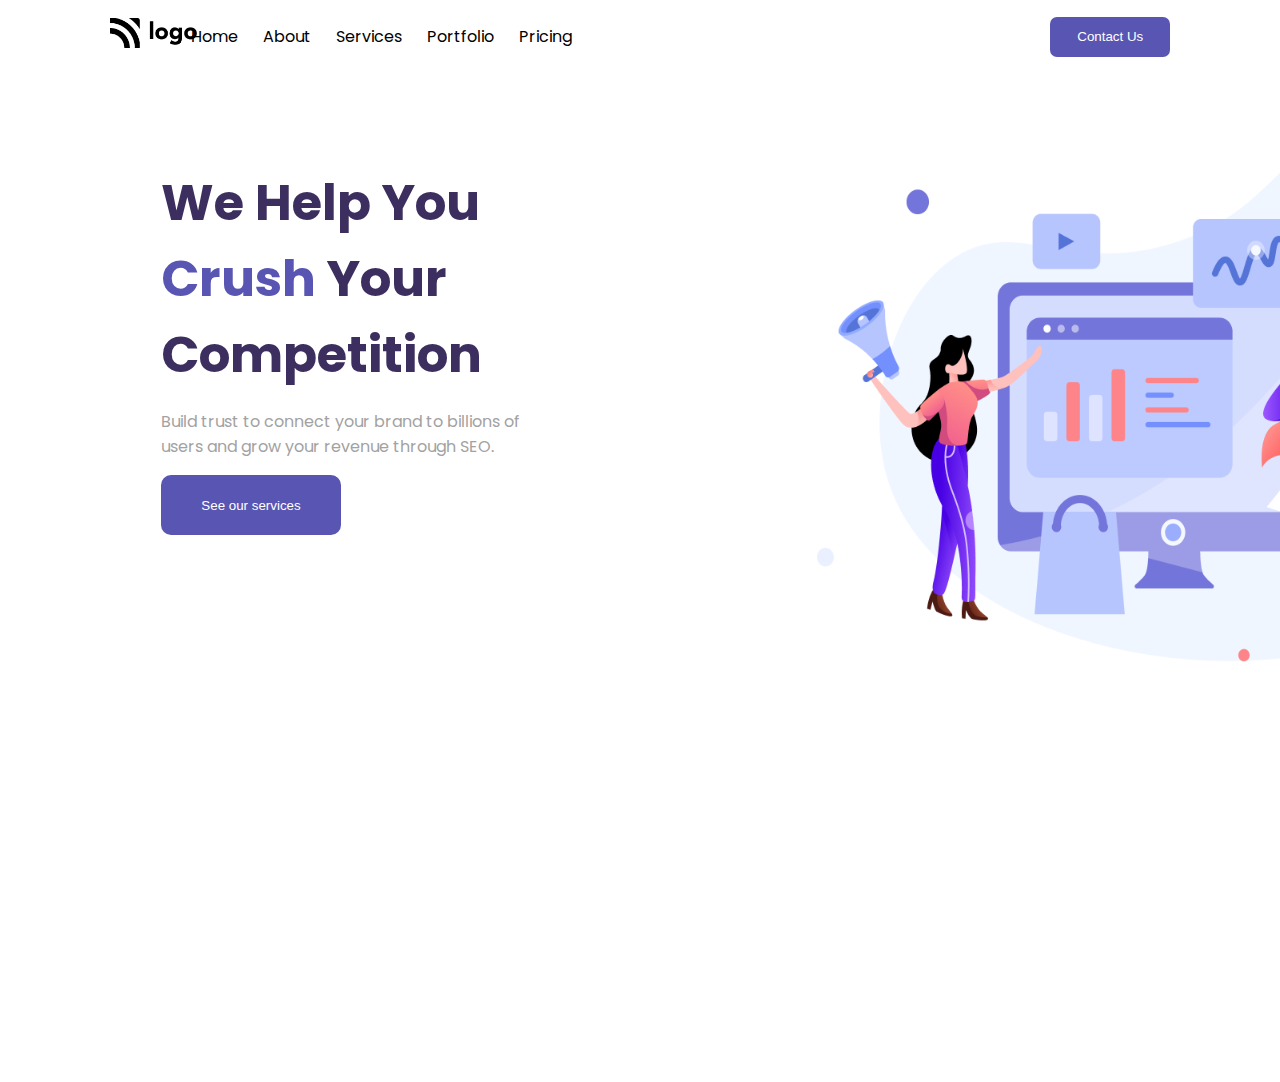
<file: Week 03/FSJS 2.0 Project 01/index.html>
<!DOCTYPE html>
<html lang="en">
  <head>
    <meta charset="UTF-8" />
    <meta http-equiv="X-UA-Compatible" content="IE=edge" />
    <meta name="viewport" content="width=device-width, initial-scale=1.0" />
    <!-- stylesheet -->
    <link rel="stylesheet" href="style.css" />
    <!-- Font -->
    <link rel="preconnect" href="https://fonts.googleapis.com" />
    <link rel="preconnect" href="https://fonts.gstatic.com" crossorigin />
    <link
      href="https://fonts.googleapis.com/css2?family=Poppins:wght@200;300;400;500;600;700;800&display=swap"
      rel="stylesheet"
    />
    <title>SEO Master</title>
  </head>
  <body>
    <div class="container">
      <section aria-label="navbar">
        <nav class="navbar-container">
          <div>
            <img src="./assets/Logo.png" alt="brand-logo" />
          </div>
          <div class="grow-list">
            <ul class="list">
              <li class="list-item">Home</li>
              <li class="list-item">About</li>
              <li class="list-item">Services</li>
              <li class="list-item">Portfolio</li>
              <li class="list-item">Pricing</li>
            </ul>
          </div>
          <div class="button-group">
            <button class="nav-button">Contact Us</button>
          </div>
        </nav>
      </section>
      <!-- Banner -->
      <section aria-label="banner">
        <div class="banner-container">
          <!-- Left text -->
          <div>
            <h1 class="heading-text">
              We Help You <span>Crush</span> Your Competition
            </h1>
            <p class="description">
              Build trust to connect your brand to billions of users and grow
              your revenue through SEO.
            </p>
            <button class="nav-button btn">See our services</button>
          </div>
          <!-- Right Text -->
          <div>
            <img src="./assets/Header Illustration.png" alt="illustration" />
          </div>
        </div>
      </section>
    </div>
  </body>
</html>
</file>
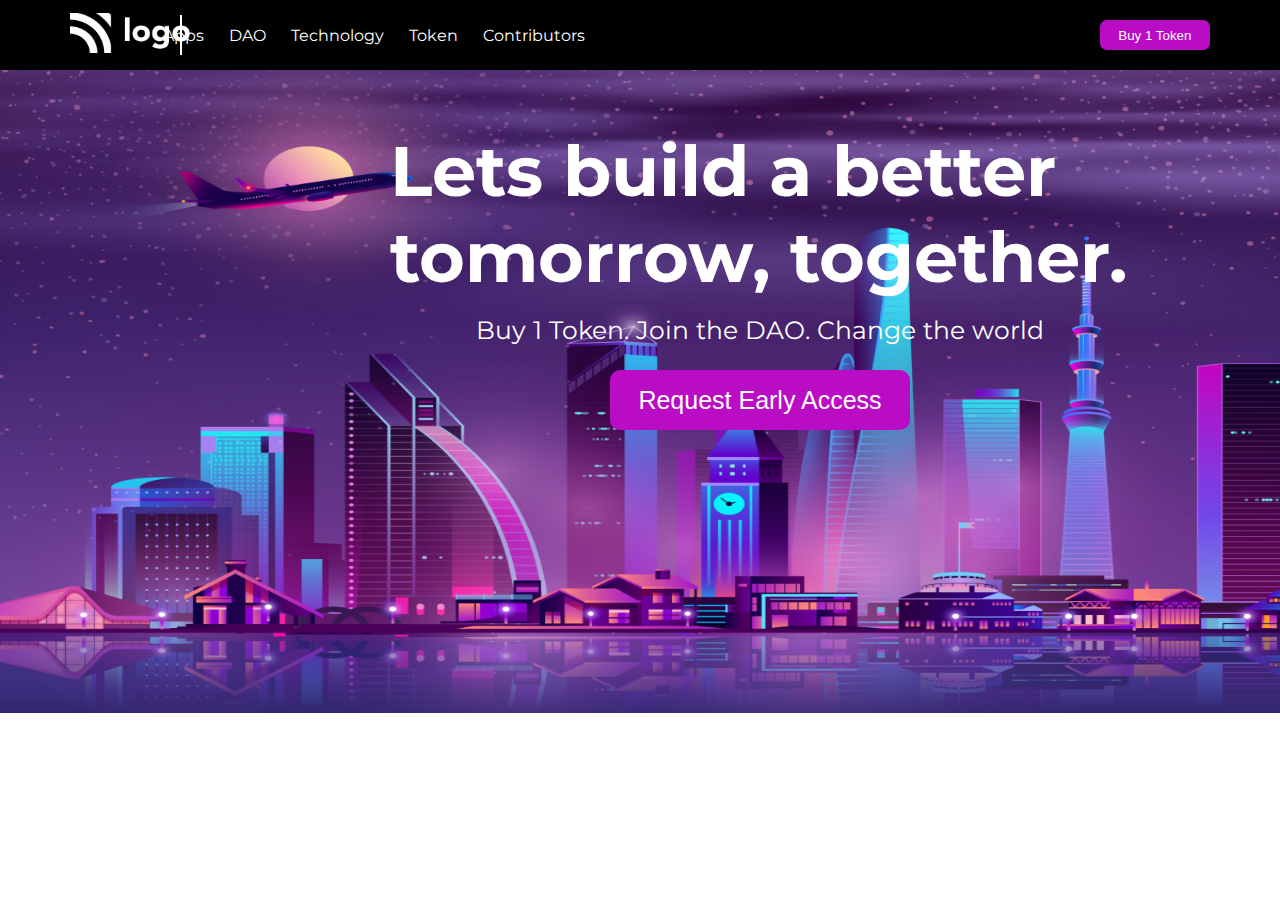
<file: Week 03/FSJS 2.0 Project 02/index.html>
<!DOCTYPE html>
<html lang="en">
  <head>
    <meta charset="UTF-8" />
    <meta http-equiv="X-UA-Compatible" content="IE=edge" />
    <meta name="viewport" content="width=device-width, initial-scale=1.0" />
    <link rel="stylesheet" href="style.css" />
    <link rel="preconnect" href="https://fonts.googleapis.com" />
    <link rel="preconnect" href="https://fonts.gstatic.com" crossorigin />
    <link
      href="https://fonts.googleapis.com/css2?family=Poppins:wght@200;300;400;500;600;700;800&display=swap"
      rel="stylesheet"
    />
    <link rel="preconnect" href="https://fonts.googleapis.com" />
    <link rel="preconnect" href="https://fonts.gstatic.com" crossorigin />
    <link
      href="https://fonts.googleapis.com/css2?family=Montserrat:wght@600;700;800&display=swap"
      rel="stylesheet"
    />

    <title>Crypto Market</title>
  </head>
  <body>
    <div class="container">
      <section aria-label="navbar">
        <nav class="navbar">
          <div>
            <img src="./assets/white-logo.png" alt="logo" class="logo" />
          </div>
          <div class="line"></div>
          <div class="grow-list">
            <ul class="list">
              <li class="list-item">Apps</li>
              <li class="list-item">DAO</li>
              <li class="list-item">Technology</li>
              <li class="list-item">Token</li>
              <li class="list-item">Contributors</li>
            </ul>
          </div>
          <div>
            <button class="button-small">Buy 1 Token</button>
          </div>
        </nav>
      </section>
      <!-- Hero Section -->
      <section aria-label="hero">
        <div class="hero">
          <h1 class="hero-heading">Lets build a better tomorrow, together.</h1>
          <p class="hero-description">
            Buy 1 Token. Join the DAO. Change the world
          </p>
          <button class="button-large">Request Early Access</button>
        </div>
      </section>
    </div>
  </body>
</html>
</file>
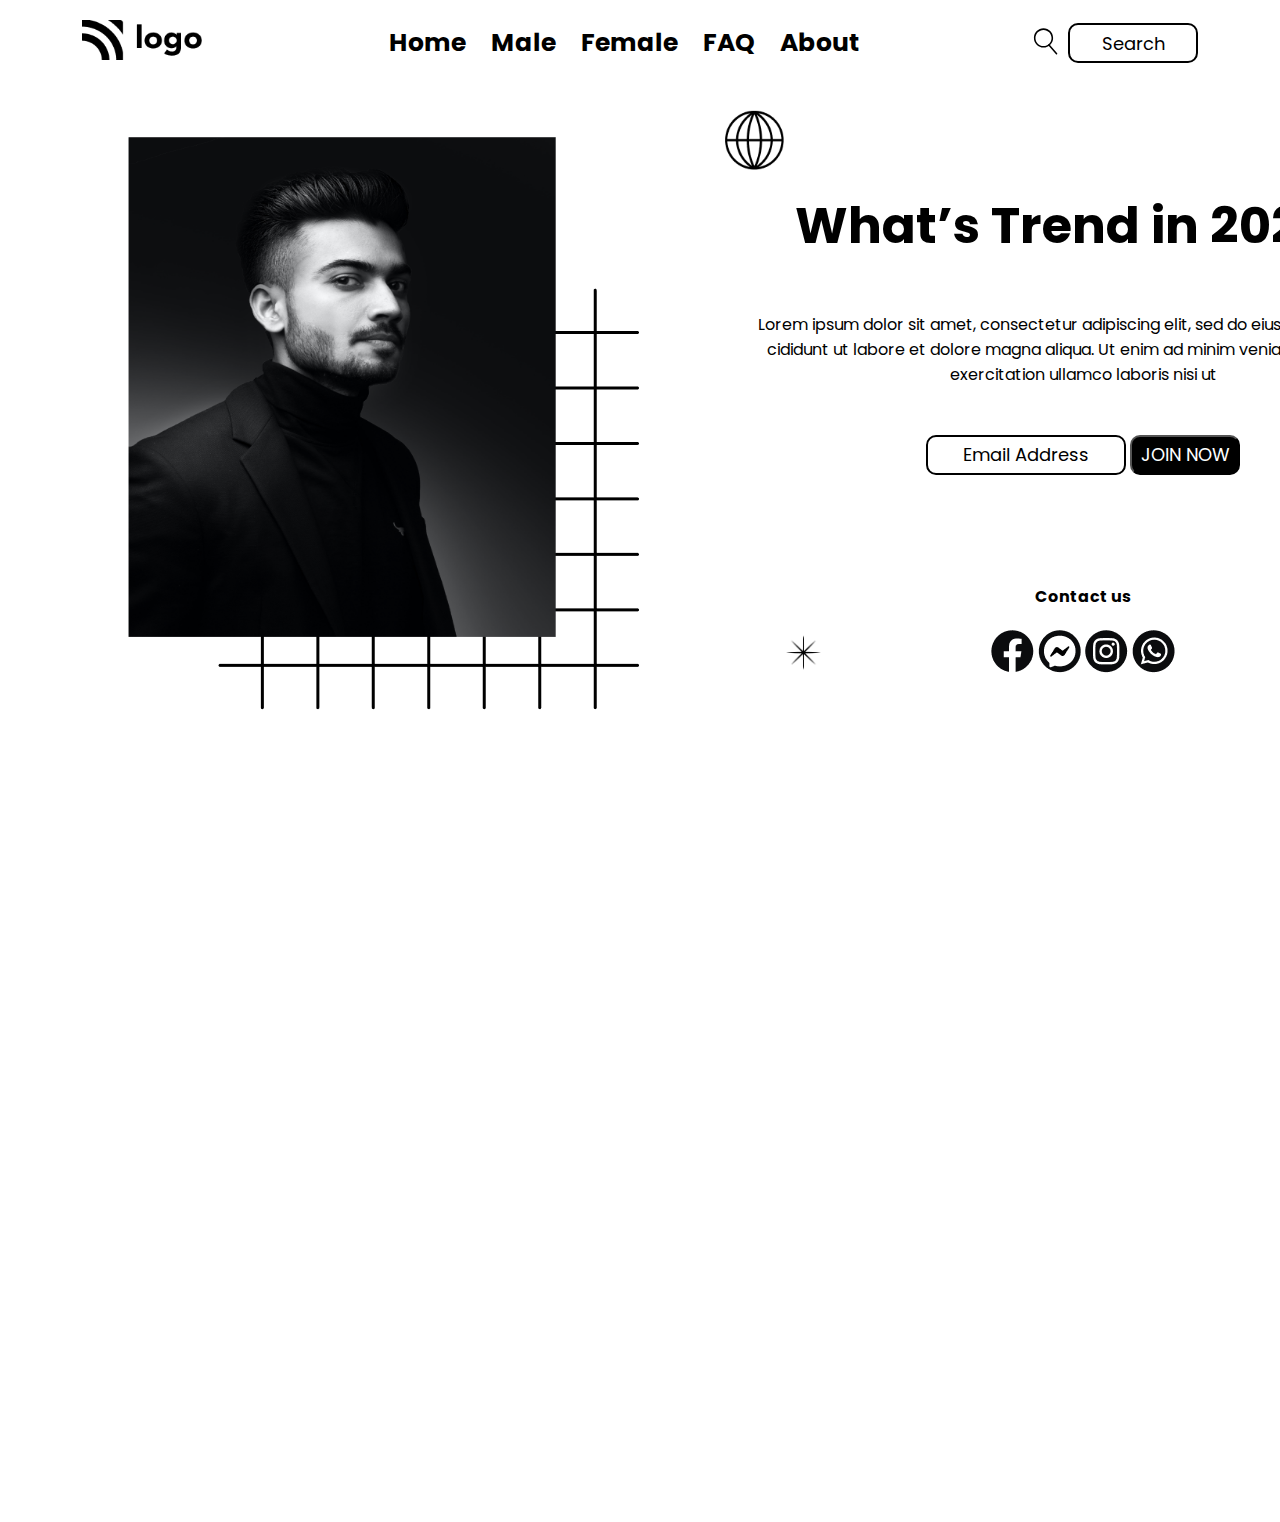
<file: Week 03/FSJS 2.0 Project 03/index.html>
<!DOCTYPE html>
<html lang="en">
  <head>
    <meta charset="UTF-8" />
    <meta http-equiv="X-UA-Compatible" content="IE=edge" />
    <meta name="viewport" content="width=device-width, initial-scale=1.0" />
    <!-- CSS File -->
    <link rel="stylesheet" href="style.css" />
    <!-- Font Orbiton -->
    <link rel="preconnect" href="https://fonts.googleapis.com" />
    <link rel="preconnect" href="https://fonts.gstatic.com" crossorigin />
    <link
      href="https://fonts.googleapis.com/css2?family=Orbitron:wght@400;500;600;700;800&display=swap"
      rel="stylesheet"
    />

    <!-- FONT Poppins -->
    <link rel="preconnect" href="https://fonts.googleapis.com" />
    <link rel="preconnect" href="https://fonts.gstatic.com" crossorigin />
    <link
      href="https://fonts.googleapis.com/css2?family=Poppins:wght@200;300;400;500;600;700&display=swap"
      rel="stylesheet"
    />
    <title>Fashion Hub</title>
  </head>

  <!-- FSJS 2.0 Project One -->
  <body>
    <div class="container">
      <!-- Navbar Section -->
      <section aria-label="navbar">
        <nav class="navbar-container">
          <div>
            <img src="./assets/Logo.png" alt="brand-logo" />
          </div>
          <div>
            <ul class="list">
              <li class="list-item">Home</li>
              <li class="list-item">Male</li>
              <li class="list-item">Female</li>
              <li class="list-item">FAQ</li>
              <li class="list-item">About</li>
            </ul>
          </div>
          <div class="button-group">
            <div class="search-icon">
              <svg
                width="25"
                height="27"
                viewBox="0 0 32 35"
                fill="none"
                xmlns="http://www.w3.org/2000/svg"
              >
                <path
                  d="M13.42 25.34C6.56004 25.34 0.97998 19.76 0.97998 12.9C0.97998 6.03999 6.56004 0.459991 13.42 0.459991C20.28 0.459991 25.86 6.03999 25.86 12.9C25.87 19.76 20.28 25.34 13.42 25.34ZM13.42 2.44999C7.66004 2.44999 2.97998 7.13999 2.97998 12.89C2.97998 18.64 7.66004 23.33 13.42 23.33C19.18 23.33 23.86 18.64 23.86 12.89C23.86 7.13999 19.18 2.44999 13.42 2.44999Z"
                  fill="black"
                />
                <path
                  d="M30.35 34.4C30.07 34.4 29.7899 34.28 29.5899 34.05L19.75 22.53C19.39 22.11 19.44 21.48 19.86 21.12C20.28 20.76 20.91 20.81 21.27 21.23L31.11 32.75C31.47 33.17 31.42 33.8 31 34.16C30.81 34.32 30.58 34.4 30.35 34.4Z"
                  fill="black"
                />
              </svg>
            </div>
            <div><button class="nav-button">Search</button></div>
          </div>
        </nav>
      </section>
      <!-- Hero Banner Section -->
      <section aria-label="banner">
        <div class="hero-container">
          <!-- --------------- -->
          <!-- Patterns -->
          <!-- ---------------- -->
          <span class="square">
            <img src="./assets/squares.png" alt="square-pattern" />
          </span>
          <!-- Star -->
          <span class="star1">
            <img src="./assets/start.png" alt="start-pattern" />
          </span>
          <!-- Star -->
          <span class="star2">
            <img src="./assets/start.png" alt="start-pattern" />
          </span>
          <!-- Globe -->
          <span class="globe">
            <img src="./assets/globe.png" alt="globe-pattern" />
          </span>
          <div class="hero">
            <img src="./assets/Image.png" alt="person-hero-iamge" />
          </div>
          <div class="hero-container-right">
            <h1 class="hero-heading">What’s Trend in 2025 ?</h1>
            <p class="hero-description">
              Lorem ipsum dolor sit amet, consectetur adipiscing elit, sed do
              eiusmod tempor in- cididunt ut labore et dolore magna aliqua. Ut
              enim ad minim veniam, quis nostrud exercitation ullamco laboris
              nisi ut
            </p>
            <div class="button">
              <button class="button-email">Email Address</button>
              <button class="button-join">JOIN NOW</button>
            </div>
            <div class="contact">
              <h4 class="contact-heading">Contact us</h4>
              <div class="icons">
                <span>
                  <img src="./assets/Group.png" alt="facebook-icon" />
                </span>
                <span>
                  <img src="./assets/Group (1).png" alt="messenger-icon" />
                </span>
                <span>
                  <img src="./assets/Group (2).png" alt="instagram-icon" />
                </span>
                <span>
                  <img src="./assets/Group (3).png" alt="whatsapp-icon" />
                </span>
              </div>
            </div>
          </div>
        </div>
      </section>
    </div>
  </body>
</html>
</file>
<file: Landing Pages/01_Project- Credit Card Landing Page/style.css>
*{
    color: #d2d2d2;
    font-family: 'Poppins', sans-serif;
}
body{
    background-color: #151515;
    margin: 10px 0;
}
/* Navbar */
.navbar-container{
    display: flex;
    justify-content: space-around;
    align-items: center;
}

.navbar-list{
    width: 500px;
    display: flex;
    list-style-type: none;
    justify-content: space-around;
    position: relative;
    left: 20px;
}

.list{
    margin-right: 30px;
    font-size: 17px;
}

.language{
    position: relative;
    left: 140px;
    font-size: 17px;
}

.contact{
    font-size: 17px;
    position: relative;
    left: -30px;
    top: -6px;
}

li:hover, .language:hover, .contact:hover{
    cursor:pointer;
}
/* Navbar ends */

/* Section 1 */
.sec1{
    height: 600px;
}
/* Left Section */
.section1{
    display: flex;
    flex-direction: column;
    justify-content: space-around;
    height: 500px;
    position: relative;
    left: 85px;
    top: 75px;
    width: 1400px;
}

.section1head{
    font-weight: bold;
    font-size: 60px;
    width: 715px;
}

.section1head>span{
    color: #f637ec;
}

.section1title1{
    width: 470px;
}

.section1title2>span{
    position: relative;
    top: -4px;
    left: -30px;
    margin-right: 10px;
    font-size: 20px;
    color: #fff;
    font-weight: 500;
}

.section1title3{
    display: flex;
    align-items: center;
}

.title3text1{
    font-size: 35px;
    color: #fff;
    font-weight: 600;
}

.add{
    font-size: 25px;
    color: #f637ec;
    font-weight: 600;
}

.title3text2{
    width: 95px;
    padding: 10px;
}

.section1title3>svg{
    padding: 0 20px 0 10px;
}
/* Left Section Ends */

/* Right Section */

.backCards{
    position: relative;
    top: -500px;
    left: 565px;
    height: 537px;
}

.frontCards{
    position: relative;
    top: -500px;
    left: -10px;
    height: 537px;
}
/* Right Section Ends */

/* Logo Divider */
.logoDivider{
    display: flex;
    height: 96px;
    justify-content: space-around;
    background-color: #292929;
    margin: 0;
    align-items: center;
}
/* Logo Divider ends */

/* Section 2 */
.sec2{
    display: flex;
    justify-content: center;
    align-items: center;
    height: 350px;
}

.sec2text1{
    font-size: 60px;
    width: 600px;
    position: relative;
    left:-100px;
}

.sec2text1>span{
    color: #f637ec;
}

.sec2text2{
    width: 330px;
}
/* Section 2 ends */

/* Section 3 */
.sec3{
    display: flex;
    justify-content: center;
}

.sec3div{
    display: flex;
    flex-direction: column;
    align-items: center;
    width: 270px;
    height: 250px;
    background-color: #272727;
    margin: 20px;
    justify-content: space-around;
    border: 2px solid white;
}

.sec3div span{
    font-size: 25px;
    text-align: center;
    position: relative;
    top: -30px;
}

.sec3div:nth-child(2n){
    background-color: #464341;
    position: relative;
    top: -40px;
}
/* Section 3 ends */

/* Section 4 */
.sec4{
    display: flex;
    flex-direction: column;
    align-items: center;
    background-color: #fceffb;
}

.sec4text1{
    font-size: 50px;
    text-align: center;
    width: 600px;
    color: #151515;
    font-weight: 700;
    margin-top: 100px;
}

.sec4text1>span{
    color: #f637ec;
}

.sec4text2{
    text-align: center;
    width: 600px;
    color: #4a484a;
    margin-top: 30px;
    font-weight: 500;
}

.sec4 img{
    height: 598px;
    width: 708px;
    position: relative;
    top: -30px;
}
/* Section 4 ends */

/* Section 5 */
.sec5{
    display: flex;
    flex-direction: column;
    align-items: center;
    margin-bottom: 100px;
}

.sec5text1{
    font-size: 55px;
    font-weight: 700;
    width: 800px;
    text-align: center;
    margin: 50px;
}

.sec5text1>span{
    color: #f637ec;
}

.sec5text2{
    text-align: center;
    width: 600px;
    font-size: 20px;
    margin-bottom: 50px;
}

.sec5div{
    display: flex;
    width: 1000px;
    flex-wrap: wrap;
    justify-content: center;
    margin-bottom: 50px;
}

.ratings{
    width: 400px;
    height: 200px;
    background-color: #4a484a;
    margin: 20px;
    border: 2px solid white;
    display: flex;
    flex-direction: column;
    justify-content: space-around;
    padding-left: 10px;
}

.ratingstext{
    display: flex;
    flex-direction: column;
}

.slide{
    display: flex;
    width: 200px;
    justify-content: space-around;
}

.bar{
    width: 100px;
    height: 15px;
    background-color: #f637ec;
    border-radius: 20px;
    box-shadow: 0px 0px 30px 10px #f637ec;
}

.circle{
    width: 15px;
    height: 15px;
    border-radius: 50%;
    background-color: #464341;
}
/* Section 5 ends */

/* Section 6 */
.sec6{
    display: flex;
    height: 666px;
}

.sec6img1, .sec6img2, .sec6img3, .sec6img4{
    position: absolute;
}

.sec6img1, .sec6img2{
    width: 1519px;
}

.sec6img4{
    right: 0;
}

.sec6text1{
    position: relative;
    top: 100px;
    left: 200px;
    font-size: 80px;
    width: 1200px;
    text-align: center;
    font-weight: 700;
}

.sec6text1>span{
    color: #000000;
}

.sec6text2{
    display: flex;
    position: relative;
    align-items: center;
    left: -500px;
    top: 50px;
}

.sec6text2>span{
    font-size: 25px;
    position: relative;
    left: -40px;
    font-weight: 600;
}
/* Section 6 ends */

/* Footer */
footer{
    display: flex;
    justify-content: flex-start;
    margin-left: 200px ;
}

.footerlist{
    display: flex;
    list-style-type: none;
    width: 500px;
    justify-content: space-evenly;
    margin-left: 150px;
}
/* Footer ends */
</file>
<file: Landing Pages/02_Project- Hosting Site Landing Page/style.css>
*{
    font-family: 'Poppins', sans-serif;
}
body{
    margin: 0;
}
/* Navbar */
.navbar-container{
    display: flex;
    justify-content: space-around;
    align-items: center;
    background-color: #111010;
}

.navbar-list{
    width: 500px;
    display: flex;
    list-style-type: none;
    justify-content: space-around;
    position: relative;
    left: 20px;
}

.navbar-logo{margin-top:10px}

.list{
    margin-right: 30px;
    font-size: 17px;
    color: #979696;
}

.list:hover{
    cursor: pointer;
}

.navbar-button{
    width: 120px;
    height: 40px;
    border-radius: 20px;
    background-color: #0c8bfd;
    color: #fff;
}
/* Navbar ends */

/* Section 1 */
.sec1{
    height: 600px;
    display: flex;
    justify-content: space-evenly;
    background-color: #111010;
}
/* Left Section */
.section1{
    display: flex;
    flex-direction: column;
    justify-content: space-evenly;
    height: 500px;
    position: relative;
    left: 85px;
    top: 75px;
    width: 700px;
}

.section1head{
    font-weight: bold;
    font-size: 60px;
    width: 530px;
    color: #fff;
}

.section1head>span{
    color: #0c8bfd;
    font-style: italic;
}

.section1title{
    width: 470px;
    font-size: 20px;
    color: #979696;
}

.section1button button{
    width: 120px;
    height: 40px;
    border-radius: 20px;
    background-color: #0c8bfd;
    color: #fff;
}
.sec1button2{
    background-color: #111010;
    border: 2px solid white;
}
/* Right Section */
.sec1 svg{
    position: relative;
    top: 100px;
}
/* Section 1 ends */

/* Logo Divider */
.logo-divider{
    display: flex;
    height: 96px;
    justify-content: space-evenly;
    background-color: #292929;
    margin: 0;
    align-items: center;
}
/* Logo divider ends */

/* Section 2 */
.sec2{
    display: flex;
    flex-direction: column;
    align-items: center;
    justify-content: space-evenly;
    background-color: #fff;
    height: 200px;
}

.sec2text1{
    font-size: 40px;
    font-weight: 600;
}

.sec2text2{
    text-align: center;
    color: #979696;
    font-size: 20px;
    width: 500px;
}
/* Section 2 ends */

/* Section 3 */
.sec3{
    display: flex;
    justify-content: center;
    margin-top: 50px;
}

.sec3div{
    display: flex;
    flex-direction: column;
    align-items: center;
    width: 270px;
    height: 250px;
    background-color: #fff;
    margin: 20px;
    justify-content: space-evenly;
    border: 2px solid #979696;
    border-radius: 10px;
}

.sec3head{
    font-size: 20px;
    color: #111010;
    font-weight: 600;
}

.sec3text{
    font-size: 15px;
    color: #656565;
    text-align: center;
    padding: 5px;
    font-weight: 500;
}

.sec3div:nth-child(2n){
    background-color: #111010;
    position: relative;
    top: -40px;
    border: 2px solid #111010;
}

.sec3div:nth-child(2n)>.sec3head{
    color:#fff
}
/* Section 3 ends */

/* Section 4 */
.sec4{
    display: flex;
    flex-direction: column;
    justify-content: space-evenly;
    width: 900px;
    margin: 50px 300px;
}

.sec4>span{
    font-size: 50px;
    width: 900px;
}

.sec4div{
    display: flex;
    width: 800px;
    justify-content: space-between;
}

.optionsdiv{
    width: 400px;
    height: 40px;
    display: flex;
    justify-content: space-between;
    align-items: center;
    border-radius: 40px;
    margin-top: 10px;
    padding: 10px;
    border: 2px solid #979696;
    font-size: 18px;
}

.optionsdiv:nth-child(1){
    background-color: #0c8bfd;
    border: none;
    color: #fff;
}

.offers{
    width: 300px;
    height: 350px;
    background-color: #111010;
    margin-top: 10px;
    border-radius: 10px;
    display: flex;
    flex-direction: column;
    justify-content: space-evenly;
    align-items: center;
    font-size: 14px;
    color:#fff
}

.offersdiv{
    width: 250px;
    height: 30px;
    background-color: #656565;
    border-radius: 20px;
    display: flex;
    align-items: center;
}

.offersdiv>div{
    height: 13px;
    width: 13px;
    border-radius: 50%;
    background-color: #fff;
    margin: 0 10px;
}
/* Section 4 ends */

/* Section 5 */
.sec5{
    display: flex;
    flex-direction: column;
    align-items: center;
    background-color: #111010;
    padding-top: 100px;
}

.sec5div1, .sec5div2{
    display: flex;
    justify-content: space-between;
    width: 1000px;
}

.sec5div1>span{
    width: 700px;
    font-size: 50px;
    color: #fff;
    text-align: center;
    position: relative;
    top: -50px;
}

.sec5div2>div{
    height: 500px;
    width: 300px;
    background-color: #fff;
    border-radius: 20px;
    margin: 50px 0;
    display: flex;
    flex-direction: column;
    justify-content: space-evenly;
    padding-left: 20px;
}

.type{
    font-size: 25px;
    font-weight: 600;
}

.rate{
    color: #656565;
    font-size: 20px;
}

.rate>span{
    color: #111010;
    font-size: 40px;
    font-weight: 600;
}

.forwho{
    font-weight: 600;
}

.ruler{
    width: 260px;
    height: 1px;
    background-color: #656565;
}

.services{
    display: flex;
    flex-direction: column;
    height: 200px;
    justify-content: space-evenly;
}

.services>div{
    display: flex;
    align-items: center;
}

.service{
    margin-left: 10px;
}

.sec5div2>div>button{
    width: 260px;
    height: 40px;
    border-radius: 20px;
    background-color: #0c8bfd;
    color: #fff;
    border: 0;
}

.sec5div2>div:nth-child(2n){
    background-color: #0c8bfd;
    color: #fff;
}

.sec5div2>div:nth-child(2n)>button{
    background-color: #fff;
    color: #0c8bfd;
}

.sec5div2>div:nth-child(2n)>.rate>span{
    color:#fff;
}
/* Section 5 ends */

/* Section 6 */
.sec6{
    display: flex;
    flex-direction: column;
    padding: 50px;
}

.sec6div1{
    display: flex;
    justify-content: space-evenly;
    align-items: center;
}

.cus1{
    font-size: 40px;
    width: 400px;
    font-weight: 600;
}

.cus2{
    width: 400px;
    color: #656565;
}

.sec6div2{
    display:flex;
    justify-content: space-evenly;  
}

.reviews{
    display: flex;
    flex-direction: column;
    justify-content: space-evenly;
    border-radius: 20px;
    color: #fff;
    margin-top: 50px;
    padding-left: 10px;
    width: 600px;
    height: 300px;
    background-color: #111010;
}

.people{
    display: flex;
    flex-direction: column;
}

.name{
    font-size: 17px;
}

.review{
    font-size: 23px;
}

.reviews:nth-child(2n){
    background-color: #fff;
    color: #111010;
    border: 1px solid #656565;
}
/* Section 6 ends */

/* Section 7 */
.sec7{
    display: flex;
    flex-direction: column;
    padding: 50px 0;
    justify-content: space-evenly;
    align-items: center;
    background-color: #111010;
    color: #fff;
}

.sec7>span{
    font-size: 50px;
    width: 900px;
    text-align: center;
}

form{
    width: 1200px;
    height: 100px;
    background-color: #292929;
    border-radius: 20px;
    display: flex;
    justify-content: space-evenly;
    align-items: center;
    margin-top: 50px;
}

#name, #password, #email{
    width: 250px;
    height: 40px;
    border-radius: 20px;
    background-color: #292929;
    color: #979696;
    padding-left: 20px;
}

input[type="button"]{
    width: 100px;
    height: 40px;
    border-radius: 20px;
    background-color: #0c8bfd;
    color: #fff;
    border: 0;
}
/* Section 7 ends */

/* Footer */
footer{
    display: flex;
    flex-direction: column;
    padding: 50px 0 50px 150px;
    background-color: #111010;
}

.footruler{
    width: 1200px;
    height: 2px;
    background-color: #979696;
}

.footcontent{
    display: flex;
    justify-content: flex-start;
}

.footcontent>div{
    display: flex;
    justify-content: space-evenly;
    color: #fff;
    width: 1200px;
    height: 200px;
}

.footcontent>div>div{
    display: flex;
    flex-direction: column;
    justify-content: space-evenly;
}

.heading{
    font-size: 20px;
    font-weight: bold;
}

.footy{
    display: flex;
    flex-direction: column;
    justify-content: space-evenly;
    height: 100px;
}

.footerlogo{
    margin-top: 20px;
}
</file>
<file: Landing Pages/03_Project- Gaming Landing Page/style.css>
*{
    font-family: 'Poppins', sans-serif;
}

body{
    margin: 0;
    overflow-x: hidden;
}

header{
    background: url("./Assets/Photos/futuristic-bg.png");
    width: 100vw;
    height: 100vh;
}
/* Navbar */
nav{
    display: flex;
    justify-content: space-evenly;
    align-items: center;
    color: #fff;
}

.list{
    display: flex;
    justify-content: space-evenly;
    list-style: none;
    width: 500px;
    font-size: 20px;
}

.navbutton{
    width: 100px;
    height: 40px;
    background-color: rgba(0, 0, 0, 0);
    color:#fff;
    border: 0;
    font-size: 17px;
}

.navbutton:nth-child(2n){
    background-color: #f4694c;
}
/* Navbar ends */

/* Section 1 */
.sec1{
    display: flex;
    justify-content: space-around;
    align-items: center;
    height: 80vh;
}

.sec1left{
    display: flex;
    flex-direction: column;
    justify-content: space-evenly;
    height: 400px;
}

.l1text1{
    width: 540px;
    color: #fff;
    font-size: 40px;
    font-weight: 700;
}

.l1text2{
    width: 400px;
    color: #948f90;
}

.l1btn{
    width: 150px;
    height: 40px;
    color: #fff;
    background-color: #f4694c;
    font-size: 19px;
    border: 1px solid #f4694c;
    margin-right: 10px;
}

.l1btn:nth-child(2n){
    background-color: rgba(0, 0, 0, 0);
    border: 1px solid white;
}

.sec1right{
    display: flex;
    flex-direction: column;
    justify-content: center;
    width: 400px;
}

.r1div{
    display: flex;
    justify-content: space-evenly;
    align-items: center;
    width: 350px;
    margin-top: 100px;
    position: relative;
}

.r1line{
    width: 50px;
    height: 2px;
    background-color: #fff;
    position: absolute;
    top: 15px;
    left: 0;
}

.r1text{
    width: 200px;
    color: #fff;
    font-size: 20px;
}

.r1div>svg{
    position: absolute;
    bottom: 0;
    right: 0;
}
/* Section 1 ends */

/* Section 2 */
.sec2{
    display: flex;
    flex-direction: column;
    justify-content: space-evenly;
    background-color: #fff;
    align-items: center;
    height: 80vh;
}

.sec2text{
    text-align: center;
    color: black;
    font-size: 40px;
    width: 700px;
    font-weight: 600;
}

.sec2boxes{
    display: flex;
    justify-content: space-evenly;
    width: 90vw;
}

.sec2boxes>div{
    width: 250px;
    height: 300px;
    display: flex;
    align-items: flex-end;
    justify-content: center;
}

.game1{
    background-image: url("./Assets/Photos/image\ 2.png");
    background-size: cover;
    background-repeat: no-repeat;
    background-position-x: -200px;
}
.game2{
    background-image: url("./Assets/Photos/image\ 4.png");
    background-size: cover;
    background-repeat: no-repeat;
    background-position-x: -150px;
}
.game3{
    background-image: url("./Assets/Photos/image\ 3.png");
    background-size: cover;
    background-repeat: no-repeat;
    background-position-x: -100px;
}
.game4{
    background-image: url("./Assets/Photos/Rectangle\ 56.png");
    background-size: cover;
    background-repeat: no-repeat;
    background-position-x: -200px;
}

.sec2boxes>div>div{
    display: flex;
    justify-content: space-around;
    align-items: center;
    width: 100%;
    background-color: rgba(255, 255, 255, 0.75);
}

.sec2boxes>div>div>div{
    display: flex;
    flex-direction: column;
}

.gametitle{
    font-size: 17px;
    color: #fff;
    font-weight: 600;
}

.genre{
    font-weight: 600;
}

.download{
    width: 90px;
    height: 40px;
    background-color: #f4694c;
    color: #fff;
    border: 0;
}
/* Section 2 ends */

/* Section 3 */
.sec3{
    display: flex;
    justify-content: space-evenly;
    align-items: center;
    height: 50vh;
    background-color: #fff;
}

.sec3>img{
    width: 500px;
    height: 300px;
}

.sec3>div{
    display: flex;
    justify-content: space-evenly;
    flex-direction: column;
    height: 300px;
    width: 500px;
}

.sec3text1{
    font-size: 35px;
    font-weight: 600;
}

.sec3text2{
    color: #948f90;
}

.sec3btn{
    width: 150px;
    height: 50px;
    background-color: #f4694c;
    border: 1px solid #f4694c;
    color: #fff;
    font-size: 16px;
}

.sec3btn:nth-child(2n){
    background-color: #fff;
    color: #f4694c;
}
/* Section 3 ends */

/* Section 4 */
.sec4{
    display: flex;
    justify-content: space-around;
    align-items: center;
    height: 30vh;
    background-color: #fff;
    padding-top: 50px;
}

.sec4>span{
    font-size: 40px;
    width: 480px;
    font-weight: 600;
}

.sec4>div{
    display: flex;
}

.sec4>div>div{
    display: flex;
    align-items: center;
    justify-content: center;
    background-color: #fde1db;
    width: 46px;
    height: 46px;
    margin-right: 5px;
}

.sec4>div>div:nth-child(2n){
    background-color: #f4694c;
}
/* Section 4 ends */

/* Section 5 */
.sec5{
    background-color: #fff;
    display: grid;
    grid-template-columns: auto auto;
    column-gap: 20px;
    row-gap: 50px;
    justify-content: space-evenly;
    align-items: center;
    margin-bottom: 50px;
}

.sec5>div{
    width:650px;
    height: 300px;
    display: flex;
    justify-content: space-evenly;
}

.sec5>div>img{
    width: 250px;
}

.sec5>div>div{
    display: flex;
    flex-direction: column;
    justify-content: space-evenly;
    padding-left: 20px;
}
.sec5title{
    font-size: 30px;
    font-weight: 600;
}

.sec5genre{
    color: #f4694c;
    font-size: 20px;
}

.sec5text{
    color: #948f90;
    font-size: 18px;
}

.sec5btn{
    width: 150px;
    height: 50px;
    color:#fff;
    background-color: #f4694c;
    font-size: 16px;
    border: 0;
}
/* Section 5 ends */

/* Section 6 */
.sec6{
    background-color: #000308;
    display: flex;
    flex-direction: column;
    align-items: center;
    width: 100vw;
    position: relative;
    z-index: 1;
    padding-bottom: 80px;
}

.sec6>h1{
    text-align: center;
    margin: 0;
    padding-top: 50px;
}

h1>span{
    width: 450px;
}

.sec6>div{
    display: flex;
    justify-content: space-evenly;
}

.sec6>h1{
    color:#fff;
    font-size: 50px;
    width: 600px; 
}

.item1{
    margin-right: 30px;
}

.item1>img{
    width: 354px;
    height: 450px;
}

.item2{
    display: flex;
    justify-content: space-evenly;
    flex-direction: column;
}

.item2>span{
    width: 800px;
    height: 150px;
    color: #948f90;
    font-size: 20px;
    text-align: left;
    padding-top: 40px;
}

.item2a{
    display: flex;
    justify-content: space-between;
    width: 850px;
}

.item3>img{
    width: 400px;
    height: 450px;
    
} 

.item4{
    display: flex;
    align-items: flex-end;
}

.item4>img{
    width: 400px;
    height: 320px;
}

.sec6>svg{
    position: absolute;
    top: 38%;
    left:39%;
    z-index: -1;
}
/* Section 6 ends */

/* Section 7 */
.sec7{
    background: url("./Assets/Photos/Rectangle\ 606.png");
    background-size: 100vw 437px;
    height: 437px;
    background-color: #000308;
    width: 100vw;
    display: flex;
    flex-direction: column;
    justify-content: space-evenly;
    align-items: center;
}

.sec7text1{
    color: #fff;
    font-size: 40px;
    width: 500px;
    text-align: center;
}

.sec7text2{
    width:400px;
    text-align: center;
    color: #948f90;
}

.sec7>button{
    width: 150px;
    height: 50px;
    color: #fff;
    background-color: #f4694c;
    border: 1px solid #f4694c;
    font-size: 18px;
}
/* Section 7 ends */

/* Footer */
footer{
    display: flex;
    justify-content: space-evenly;
    background-color: #000308;
    width: 100vw;
    color: #948f90;
    padding: 50px 0;
}

.footerdiv:nth-child(1){
    display: flex;
    flex-direction: column;
}

.footerdiv:nth-child(1)>span{
    width: 250px;
    margin: 20px 0;
}

.footerhead{
    color: #fff;
    font-size: 17px;
    font-weight: 700;
}

.footerlist{
    list-style-type: none;
    padding: 0;
}
/* Footer ends */
</file>
<file: Landing Pages/04_Project- Real Estate Landing Page/style.css>
*{
    font-family: 'Poppins', sans-serif;
}

body{
    background: url("./Photos/mainBackground.png");
    background-size: 100vw 100vh;
    display: flex;
    flex-direction: column;
    align-items: center;
    background-repeat: no-repeat;
    background-color: #f6f8fa;
}

button{
    background-color: #6663e9;
    border: 1px solid #6663e9;
    color: #fff;
}

button:hover{
    background-color: #413f94;
    cursor: pointer;
    border: #413f94;
}

/* Navbar */

nav{
    display: flex;
    justify-content: space-between;
    align-items: center;
    width: 80vw;
    height: 10vh;
    border-width: 0 0 1px 0;
    border-color: #fff;
    border-style: solid;
}

.navbarlist{
    display: flex;
    justify-content: space-evenly;
    list-style-type: none;
    width: 40vw;
    color: #fff;
    font-size: 18px;
    font-weight: 600;
}

.navbarlist:hover{
    cursor: pointer;
}

/*************************************  *********************************************/
.conti{
    display: none;
    flex-direction: column;
    height: 30vh;
    width: 10vw;
    justify-content: space-evenly;
    position: absolute;
    left: 53vw;
    top: 12vh;
    border-radius: 15px;
    font-weight: 600;
    padding-left: 5px;
    background-color:#fcfcf5;
}

.conti>span:hover{
    cursor: pointer;
}

/* *********************************************************** */

/* Navbar ends */

/* Section 1 */
.sec1{
    display: flex;
    flex-direction: column;
    justify-content: center;
    width: 80vw;
    height: 90vh;
}

.sec1>h1{
    color: #fff;
    font-size: 50px;
    width: 30vw;
    font-weight: 600;
    margin-bottom: 20px;
}

.sec1>span{
    color: #b4b7b7;
    width: 23vw;
    margin-bottom: 20px;
    font-size: 17px;
    font-weight: 600;
}

.sec1>button{
    width: 150px;
    height: 50px;
    border-radius: 50px;
    font-size: 16px;
}

/* Section 1 ends */

/* Logo Divider */
.logodivider{
    display: flex;
    justify-content: space-evenly;
    align-items: center;
    width: 90vw;
    background-color: #fff;
    border-radius: 20px;
    height: 15vh;
    position: relative;
    top: -70px;
}
/* Logo Divider ends */

/* Section 2 */
.sec2{
    display: flex;
    flex-direction: column;
    justify-content: space-evenly;
    align-items: center;
    width: 80vw;
    height: 200vh;
}

.sec2>h1{
    font-size: 50px;
    color: #27292e;
    width:450px;
    text-align: center;
}

.sec2>div{
    display: flex;
    justify-content: space-evenly;
    align-items: center;
    height: 60vh;
    width: 80vw;
    position: relative;
}

.sec2>div>div{
    width:20vw;
    height: 100%;
}

.sec2>div>div{
    display: flex;
    flex-direction: column;
    align-items: center;
}

.sec2>div>div>img{
    height: 40vh;
    width: 20vw;
    border-radius: 15px;
    position: relative;
    top:5vh;
    z-index: -1;
    box-shadow: 2px 2px 10px black;
}

.sec2div1{
    justify-content: flex-start;
}

.sec2div2{
    justify-content: center;
}

.sec2div3{
    justify-content: flex-end;
}

#card1{
    justify-content: flex-end;
}

#card2{
    justify-content: flex-start;
}

.details{
    height: 10vh;
    width: 15vw;
    border: 1px solid white;
    background-color: #fff;
    border-radius: 15px;
    z-index: 1;
    display: flex;
    justify-content: space-evenly;
    align-items: center;
    box-shadow: 2px 2px 10px black;
}

.details>div{
    display: flex;
    flex-direction: column;
    justify-content: space-evenly;
}

#type{
    font-size: 18px;
    font-weight: 600;
}

#price{
    color: #6663e9;
    font-weight: 600;
}

.details>button{
    width: 5vw;
    height: 5vh;
    border-radius: 20px; 
}
/* Section 2 ends */

/* Section 3 */
.sec3{
    display: flex;
    flex-direction: column;
    justify-content: space-evenly;
    height: 200vh;
    width: 90vw;
}

.sec3>div{
    display: flex;
    justify-content: space-around;
    align-items: center;
    position: relative;
}

#sec3img1,#sec3img2{
    width:33vw;
    height: 60vh;
    border-radius: 40px;
}

#sec3svg{
    position: absolute;
    width:705px;
    height:576px;
    top: 5px;
    left: -19px;
    z-index: -1;
}

#sec3img3{
    position: absolute;
    width:705px;
    height:576px;
    top: 5px;
    right: -19px;
    z-index: -1;
}

.sec3div{
    display: flex;
    flex-direction: column;
    justify-content: space-evenly;
    width: 400px;
    height: 400px;
}

.sec3text1{
    font-size: 40px;
    font-weight: 600;
}

.sec3text2{
    color: #b4b7b7;
}

.sec3div>button{
    width: 150px;
    height: 50px;
    border-radius: 25px ;
}
/* Section 3 ends */

/* Section 4 */
.sec4{
    height: 50vh;
}

.sec4>div{
    display: flex;
    flex-direction: column;
    align-items: center;
    justify-content: space-evenly;
    background-color: #6663e9;
    border-radius: 20px;
    color: #fff;
    height: 100%;
    width: 80vw;
}

.sec4>div>h1{
    font-size: 50px;
    width: 50vw;
    text-align: center;
    margin: 0;
}

.sec4>div>span{
    width: 40vw;
    text-align: center;
}

form{
    width: 30vw;
    display: flex;
    justify-content: space-between;
    position: relative;
}

input[type="email"]{
    background-color: #5654d1;
    width: 300px;
    height: 40px;
    border-radius: 20px;
    border: 1px solid #5654d1;
    outline: none;
    color: #abaae8;
    padding-left: 30px;
}

::placeholder{
    color: #abaae8;
}

input[type="button"]{
    width: 120px;
    height: 40px;
    color: #6663e9;
    background-color: #fff;
    border: 1px solid #6663e9;
    border-radius: 20px;
    font-weight: 600;
}

input[type="button"]:hover{
    background-color: #abaae8;
    cursor: pointer;
}

form>img{
    width: 20px;
    height: 20px;
    position: absolute;
    top: 10px;
    left: 5px;
}
/* Section 4 ends */

/* Footer */
footer{
    height: 50vh;
    width: 95vw;
    display: flex;
    justify-content: space-around;
    align-items: center;
}

footer>div{
    display: flex;
    flex-direction: column;
    justify-content: space-evenly;
    height: 80%;
}

footer>div:nth-child(2n){
    flex-direction: row;   
    align-items: center; 
    width: 30vw;
}

footer>div>span{
    width: 17vw;
}

footer>div>div>img{
    height: 30px;
    width: 30px;
}

.footerhead{
    font-size: 18px;
    font-weight: 600;
}

.footerlist{
    list-style-type: none;
    padding: 0;
}

.footerlist>li{
    margin-bottom: 10px;
}

.footerhead:hover, .footerlist>li:hover, footer>div>div>img:hover{
    cursor: pointer;
}
</file>
<file: Week 03/FSJS 2.0 Project 01/style.css>
/* You can not modify anything in the HTML */
/* You can only modify the CSS file */
body{
    font-family: 'Poppins', sans-serif;
    overflow: hidden;
}
.navbar-container{
    position: relative;
    display: flex;
    justify-content: space-around;
    align-items: center;
}

.navbar-container div img{
    height: 30px;
}

.grow-list{
    position: relative;
    left: -250px
}

.list{
    display:flex;
    list-style-type: none;
}

.list-item{
    margin-right: 25px;
}

.list-item:hover, button{
    cursor: pointer;
}

button:hover{
    background-color: #3c2f60;
}

.nav-button{
    background-color: #5955b3;
    color: #fff;
    height: 40px;
    width: 120px;
    border: #5955b3;
    border-radius: 7px;
}

.banner-container{
    display: inline;
}

.banner-container div{
    display: flex;
    flex-direction: column;
    justify-content: center;
    width: 370px;
    position: relative;
    left: 153px;
    top: 100px;
}

.banner-container div button{
    width: 180px;
    height: 60px;
    border-radius: 10px;
}

h1{
    color: #3c2f60;
    position: relative;
    font-size: 50px;
    margin: 0px;
}

h1 span{
    color: #5955b3;
}

p{
    color:#a2a2a2;
}

.banner-container div img{
    position: relative;
    top: -420px;
    left: 656px;
    height: 547px;
    width: 702px;
}
</file>
<file: Week 03/FSJS 2.0 Project 02/style.css>
/* You can not modify anything in the HTML */
/* You can only modify the CSS file */
body{
    margin: 0px;
    font-family: 'Montserrat', sans-serif;
    background-image: url("./assets/bg.png");
    background-repeat: no-repeat;
    background-size: 1536px 713px;
    color: #fff;
}

button:hover{
    cursor: pointer;
    background-color: #700776;
}

.list-item:hover{
    cursor: pointer;
}
.navbar{
    display: flex;
    justify-content: space-around;
    align-items: center;
    background-color: black;
    height: 70px;
}

.navbar div img{
    height: 40px;
    width: 120px;
}

.line{
    height: 40px;
    width: 2px;
    background-color: #fff;
    position: relative;
    left: -150px;
}

.list{
    display: flex;
    list-style-type: none;
    position: relative;
    left: -350px;
}

.list-item{
    margin-right: 25px;
}

.button-small{
    background-color: #ba0cc5;
    border: #ba0cc5;
    border-radius: 7px;
    height: 30px;
    width: 110px;
    color: #fff;
}

.hero{
    display: flex;
    flex-direction: column;
    align-items: center;
    width:740px;
    position: relative;
    left: 390px;
}

.hero-heading{
    font-size: 70px;
    margin-top: 58px;
    margin-bottom: 0px;
}

p{
    font-size: 25px;
    margin: 15px 0 0 0;
}

.button-large{
    background-color: #ba0cc5;
    border: #ba0cc5;
    border-radius: 10px;
    height: 60px;
    width: 300px;
    margin-top: 25px;
    font-size: 25px;
    color: #fff;
}
</file>
<file: Week 03/FSJS 2.0 Project 03/style.css>
/* You can not modify anything from the HTML file */
/* You can only modify the CSS file */

*{
    font-family: 'Poppins', sans-serif;
}

body{
    overflow: hidden;
}
.nav-button:hover, .button-email:hover{
    color: #fff;
    background-color: black;
    cursor: pointer;
}
.button-join:hover{
    background-color: #fff;
    color: black;
    cursor: pointer;
}
.navbar-container{
    display: flex;
    justify-content: space-around;
    align-items: center;
}

.navbar-container div img{
    height: 40px;
    width: 120px;
}

.list{
    list-style-type: none;
    display: flex;
}

.list-item{
    margin-right: 25px;
    font-size: 25px;
    font-weight: bolder;
}

.list-item:hover, img:hover{
    cursor: pointer;
}

.button-group{
    display: flex;
}

.search-icon{
    position: relative;
    top: 5px;
    margin-right: 10px;
    height: 30px;
}

.nav-button{
    background-color: #fff;
    border: 2px solid black;
    border-radius: 10px;
    font-size: 18px;
    height: 40px;
    width: 130px;
}

.hero img{
    position: relative;
    top: -370px;
    left: 120px;
    height: 500px;
    width: 428px;
}

.square{
    position: relative;
    top: 210px;
    left: 210px;
}

.hero-container-right{
    display: flex;
    flex-direction: column;
    align-items: center;
    justify-content: space-around;
    height: 500px;
    width: 650px;
    position: relative;
    top: -850px;
    left: 750px;
}

.hero-heading{
    font-size: 50px;
    margin: 0;
}

.button-email{
    background-color: #fff;
    border: 2px solid black;
    border-radius: 10px;
    font-size: 18px;
    height: 40px;
    width: 200px;
}

.button-join{
    background-color: black;
    border-radius: 10px;
    font-size: 18px;
    height: 40px;
    width: 110px;
    color: #fff;
}

.contact{
    display: flex;
    flex-direction: column;
    align-items: center;
    position: relative;
    top: -50px;
}

.globe{
    position: relative;
    left: 200px;
    top:-330px;
}

.globe img{
    height: 60px;
}

.star1{
    position: relative;
    left: 900px;
    top: -310px;
}
.star1 img{
    height: 50px;
}

.star2{
    position: relative;
    left: 300px;
    top: 170px;
}

.star2 img{
    height: 35px;
}

p{
    margin: 0;
    text-align: center;
}

.contact{
    position: relative;
    top: 40px;
}
</file>
